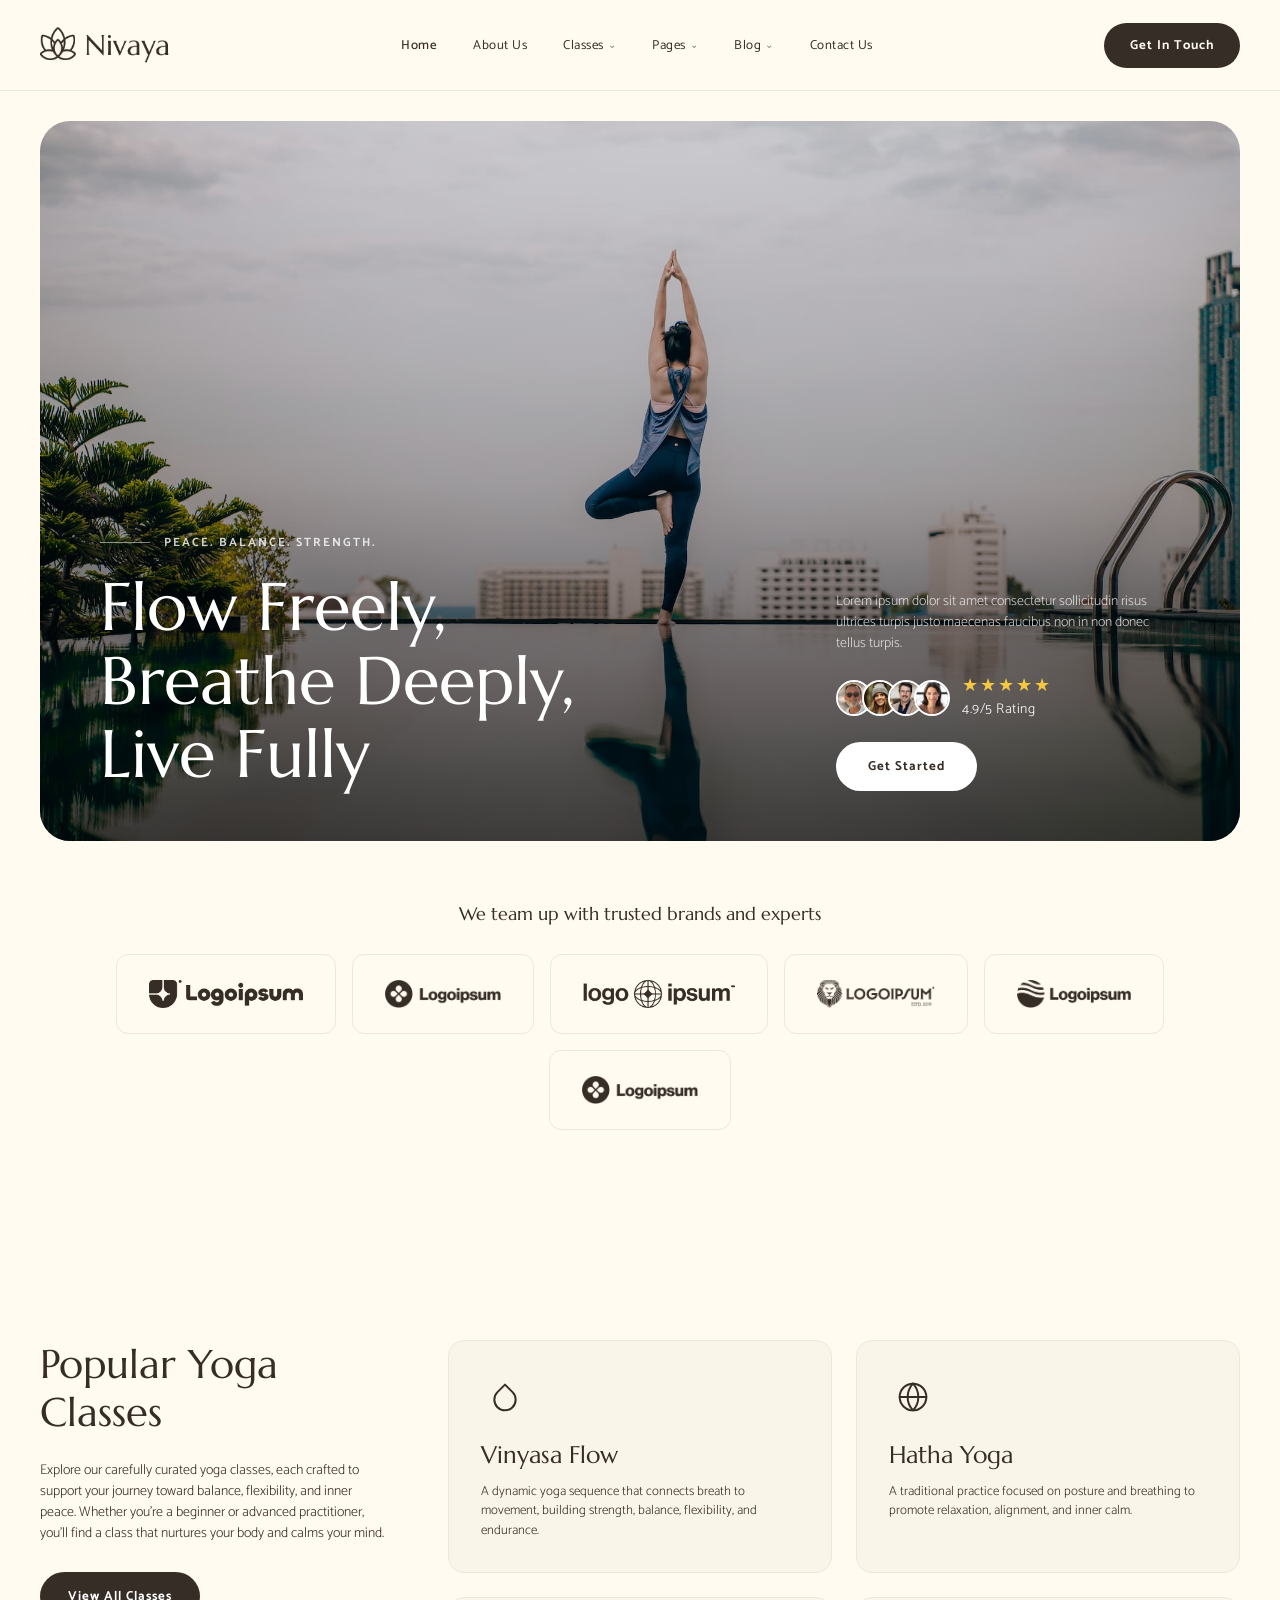
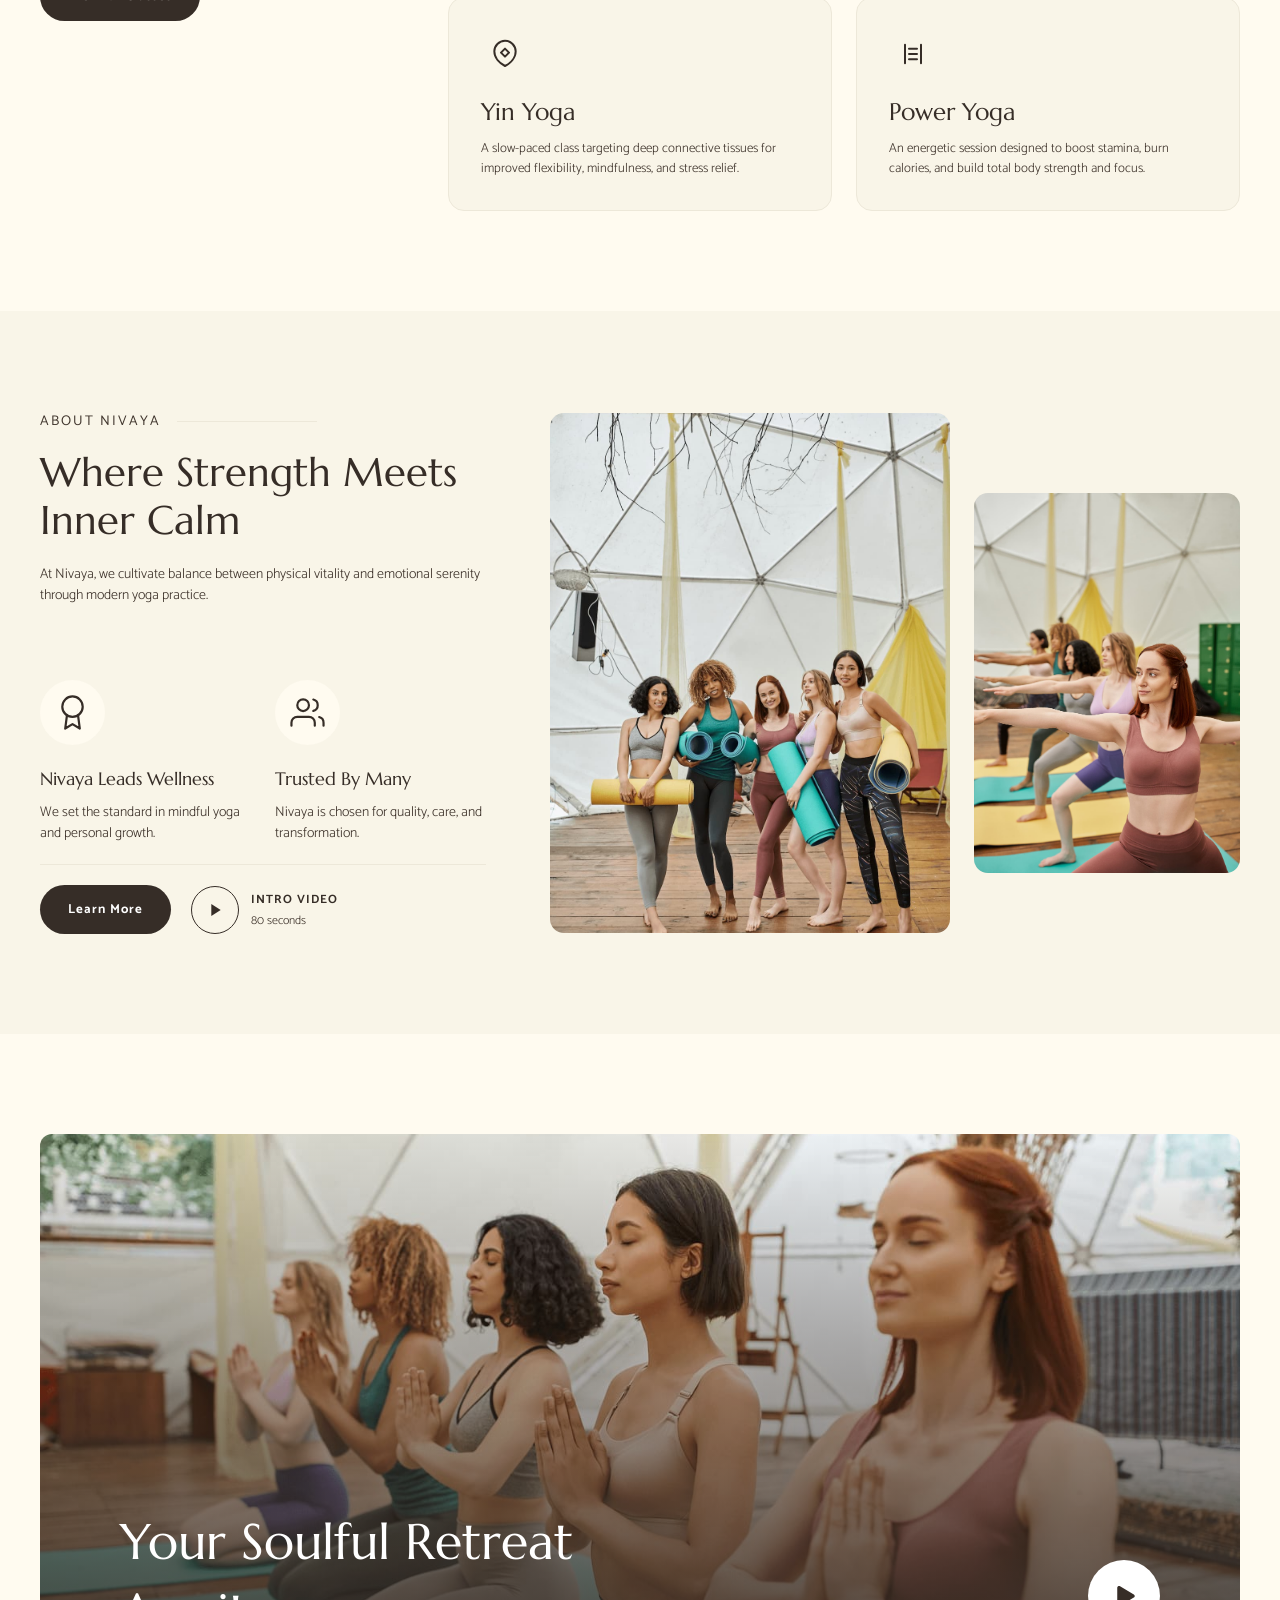
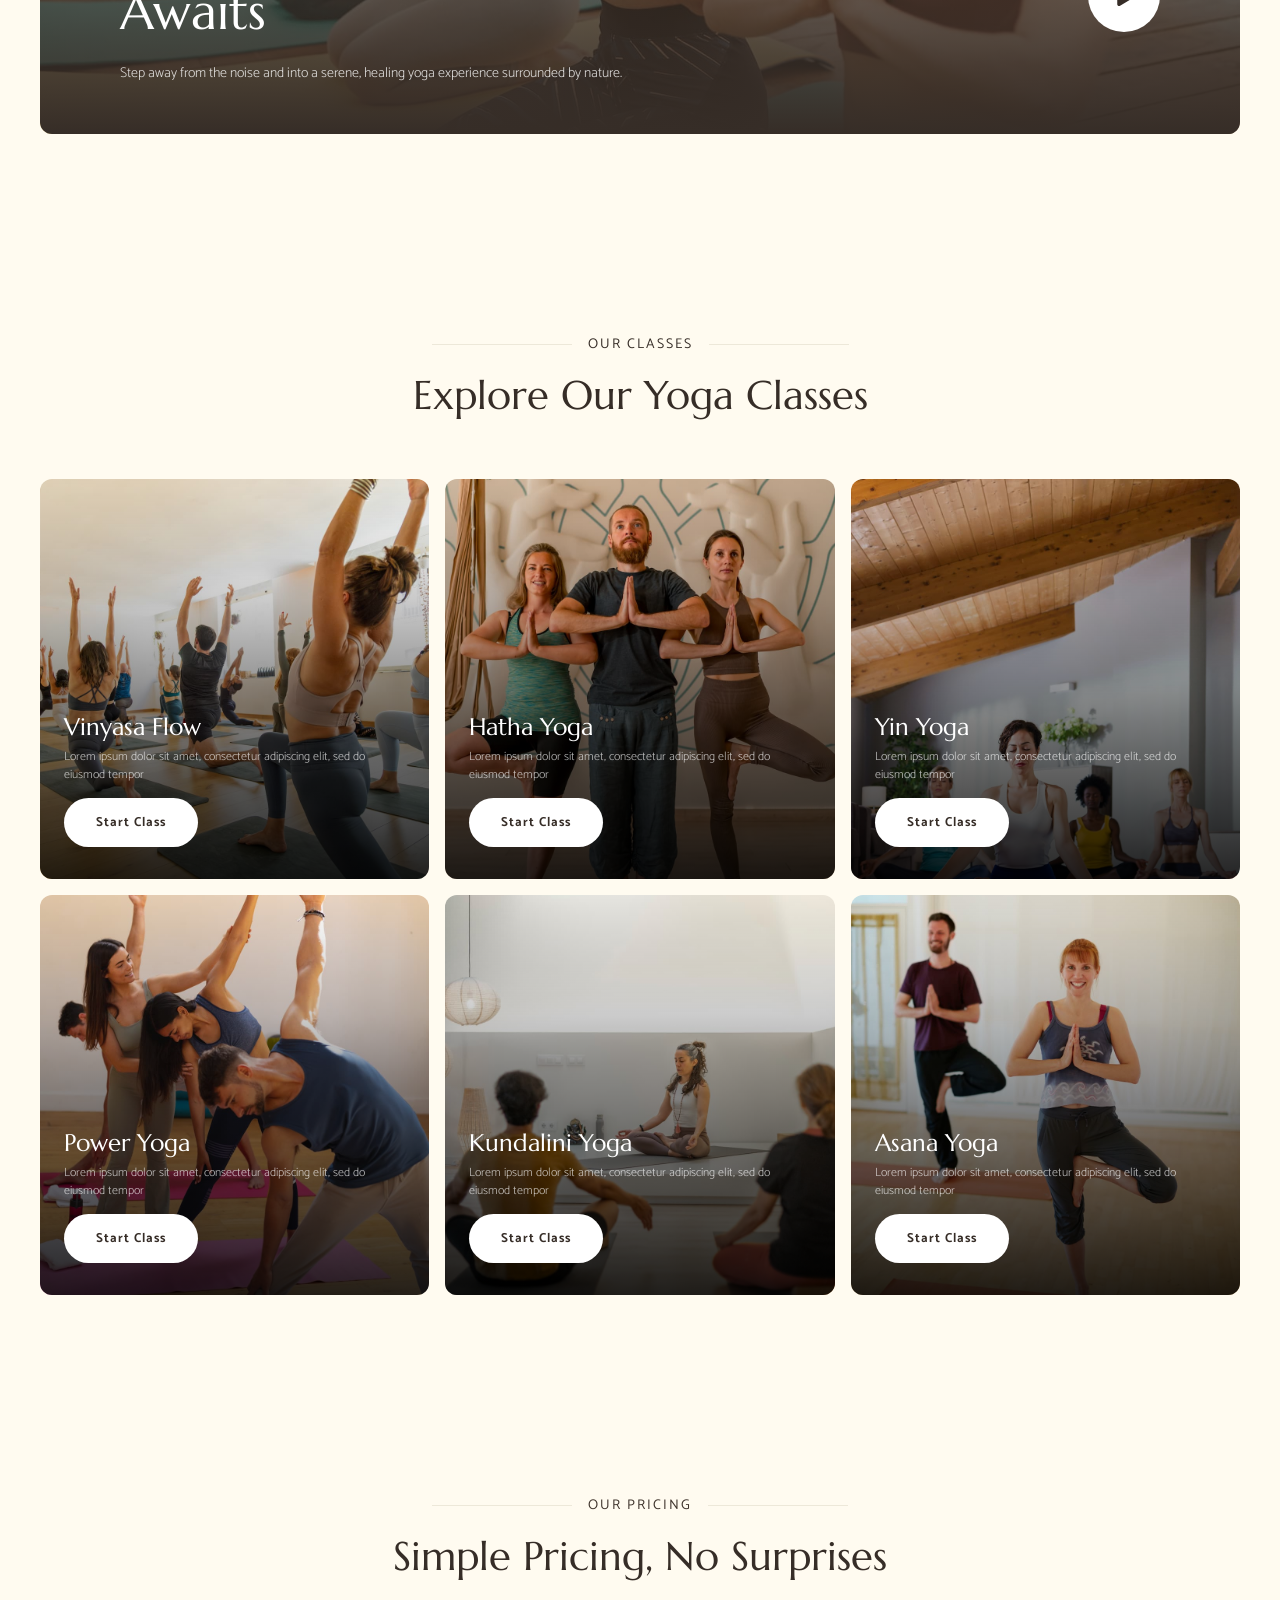
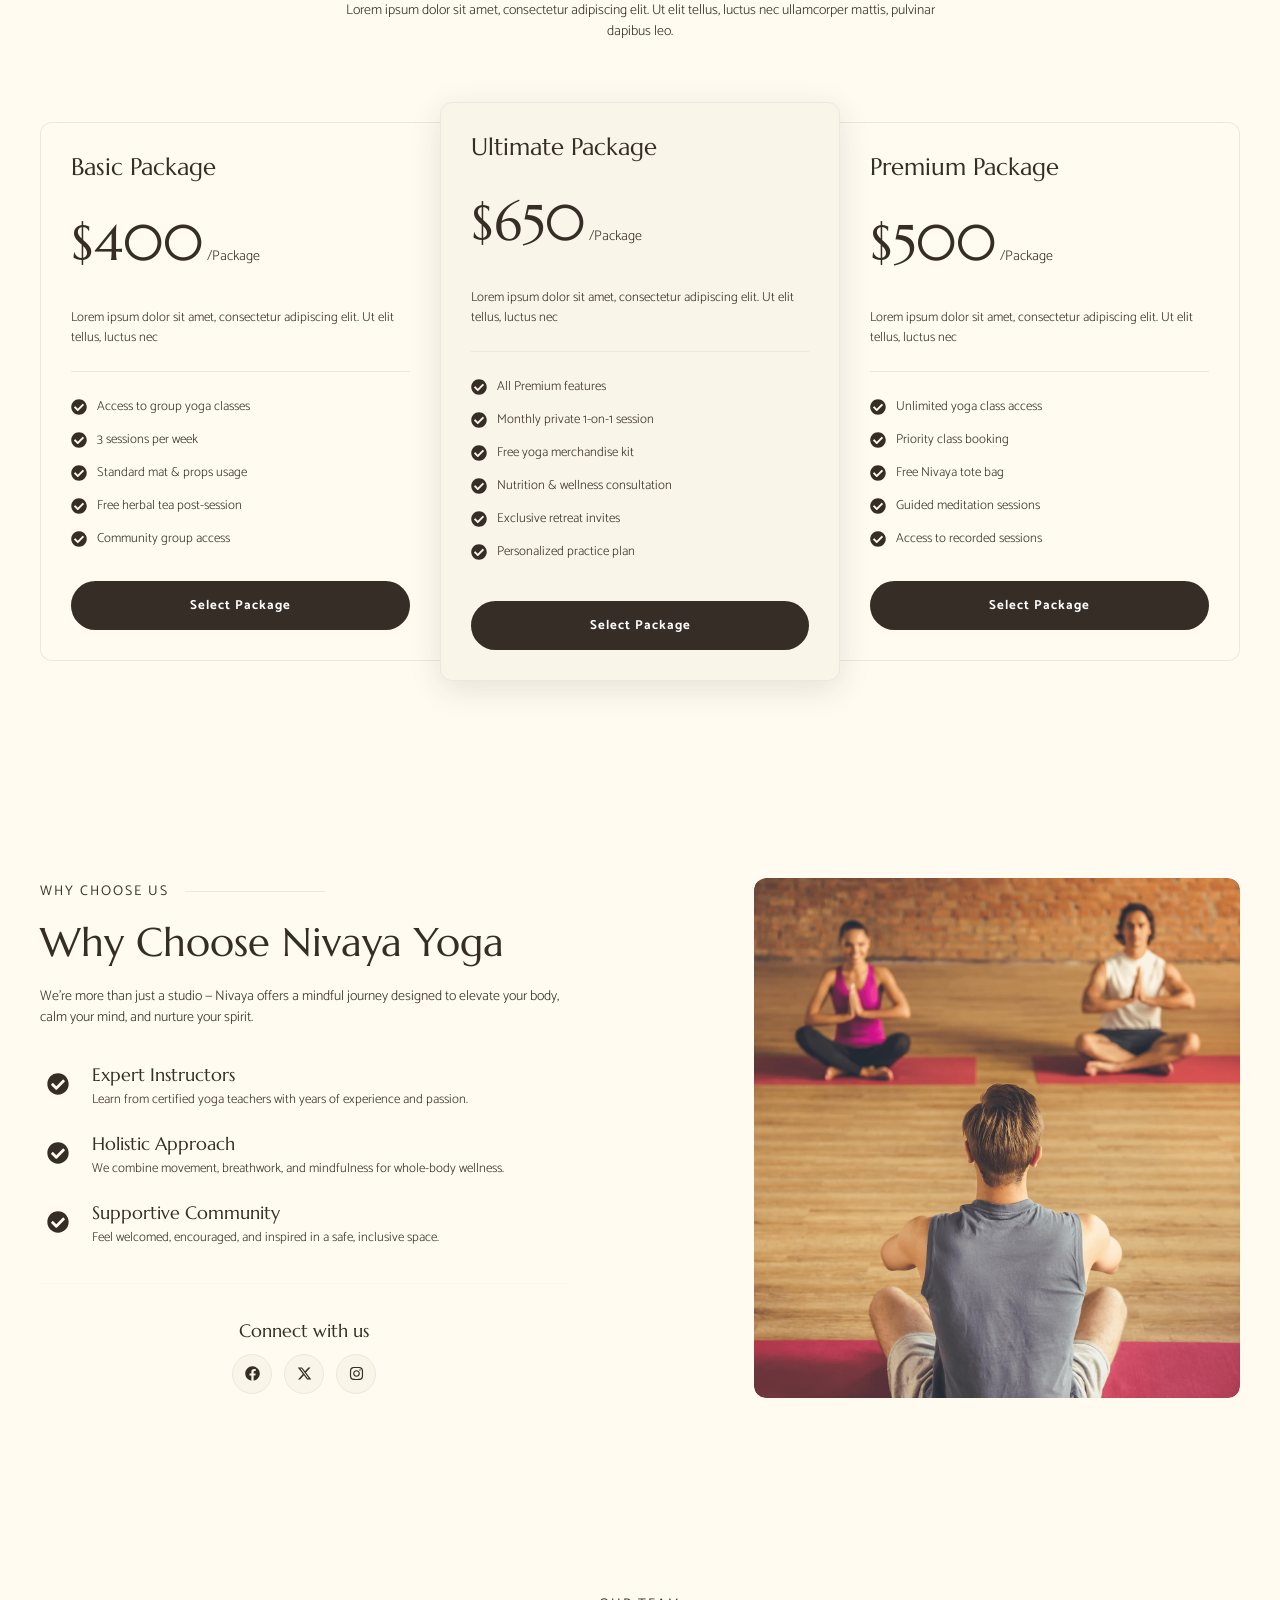
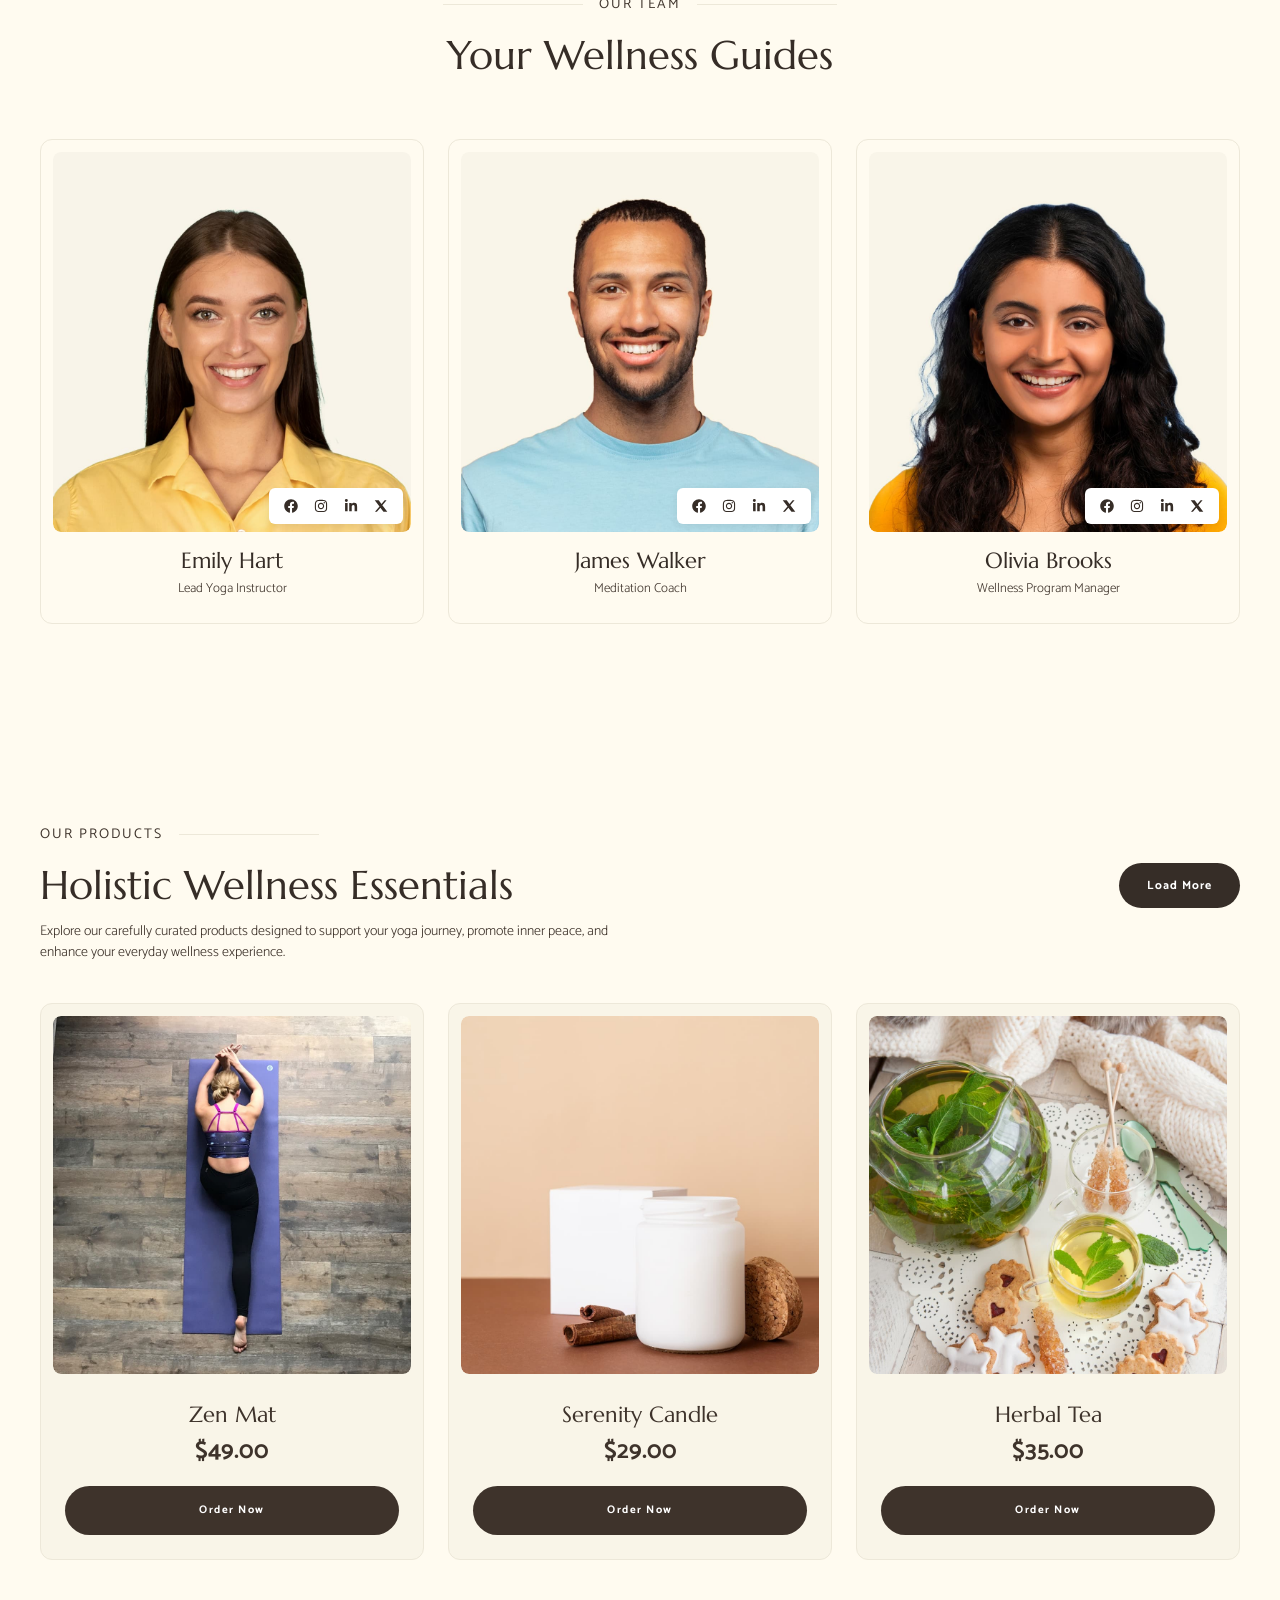
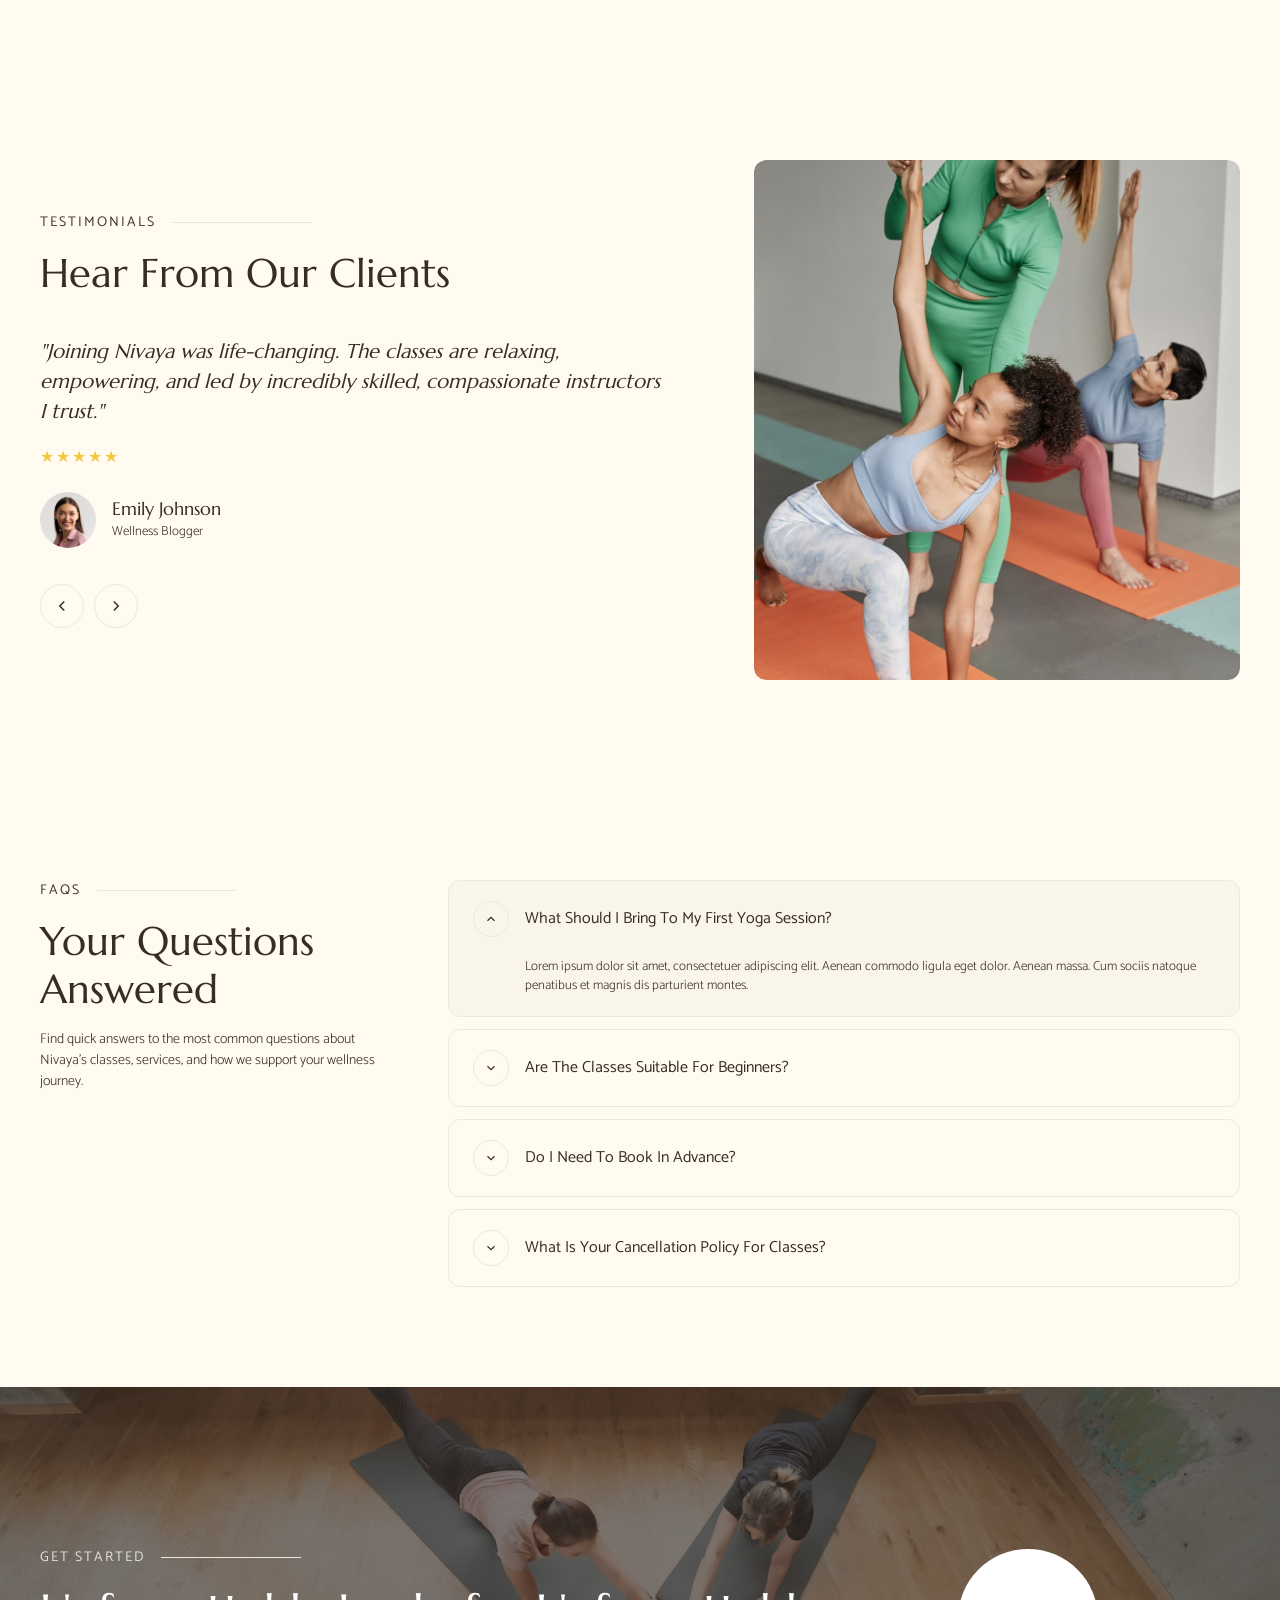
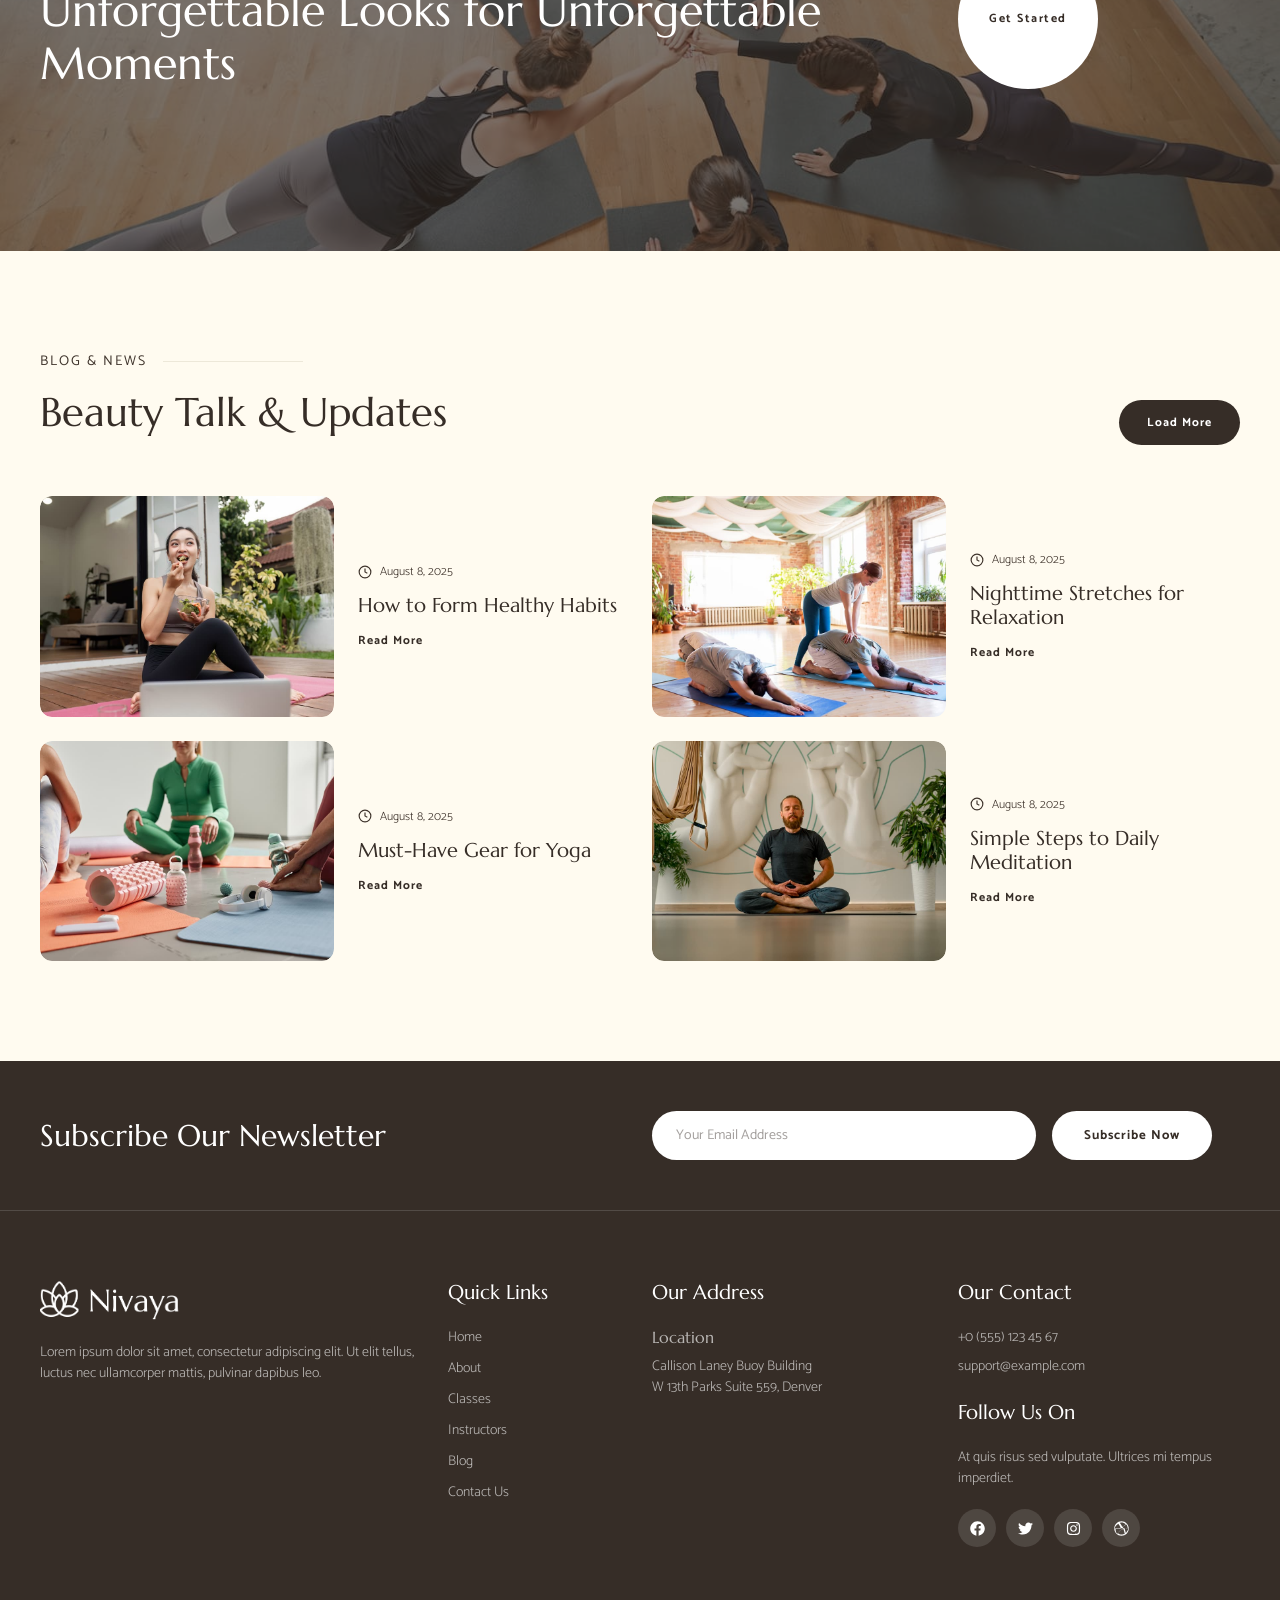
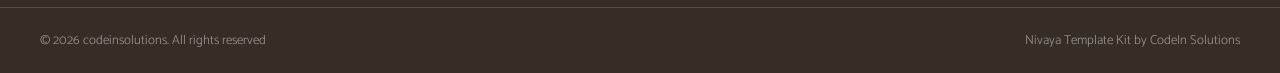
<file: nivaya/index.html>
<!doctype html>
<html lang="en">
  <head>
    <meta charset="UTF-8" />
        <link rel="icon" type="image/png" href="images/favicon.png" />
    <meta name="viewport" content="width=device-width, initial-scale=1.0" />
    <title>Nivaya – Yoga Studio &amp; Fitness</title>

    <!-- Bootstrap 5.3 -->
    <link rel="stylesheet" href="css/bootstrap.min.css" />

    <!-- Custom styles -->
    <link rel="stylesheet" href="css/main.css" />
    <link rel="stylesheet" href="css/glightbox.min.css" />
  </head>
  <body>
    <!-- ========================================================
       HEADER
       ======================================================== -->
    <header class="site-header">
      <div class="container">
        <div class="row align-items-center justify-content-between">
          <!-- Logo -->
          <div class="col-auto">
            <a href="index.html" class="site-header__logo">
              <img src="images/logo.png" alt="Nivaya" width="130" height="36" />
            </a>
          </div>

          <!-- Primary Navigation -->
          <div class="col-auto d-none d-xl-block">
            <nav aria-label="Primary">
              <ul class="site-nav">
                <li class="site-nav__item">
                  <a href="index.html" class="site-nav__link active">Home</a>
                </li>
                <li class="site-nav__item">
                  <a href="about-us.html" class="site-nav__link">About Us</a>
                </li>
                <li class="site-nav__item">
                  <a href="classes.html" class="site-nav__link">
                    Classes <span class="nav-arrow">&#8964;</span>
                  </a>
                  <ul class="site-nav__dropdown">
                    <li><a href="classes.html">Classes</a></li>
                    <li><a href="class-detail.html">Class Detail</a></li>
                  </ul>
                </li>
                <li class="site-nav__item">
                  <a href="#" class="site-nav__link">
                    Pages <span class="nav-arrow">&#8964;</span>
                  </a>
                  <ul class="site-nav__dropdown">
                    <li><a href="products.html">Products</a></li>
                    <li><a href="instructors.html">Instructors</a></li>
                    <li><a href="pricing.html">Pricing</a></li>
                    <li><a href="faq.html">FAQs</a></li>
                    <li><a href="testimonials.html">Testimonials</a></li>
                    <li><a href="gallery.html">Gallery</a></li>
                    <li><a href="coming-soon.html">Coming Soon</a></li>
                    <li><a href="404.html">404 Page</a></li>
                  </ul>
                </li>
                <li class="site-nav__item">
                  <a href="blog.html" class="site-nav__link">
                    Blog <span class="nav-arrow">&#8964;</span>
                  </a>
                  <ul class="site-nav__dropdown">
                    <li><a href="blog.html">Blog</a></li>
                    <li><a href="single-blog.html">Single Blog</a></li>
                  </ul>
                </li>
                <li class="site-nav__item">
                  <a href="contact.html" class="site-nav__link">Contact Us</a>
                </li>
              </ul>
            </nav>
          </div>

          <!-- CTA -->
          <div class="col-auto d-none d-xl-block">
            <a href="contact.html" class="btn-header">Get In Touch</a>
          </div>

          <!-- Mobile toggle -->
          <div class="col-auto d-xl-none">
            <button
              class="site-header__toggle"
              type="button"
              data-bs-toggle="offcanvas"
              data-bs-target="#mobileNav"
              aria-controls="mobileNav"
              aria-label="Open menu"
            >
              <span></span>
              <span></span>
              <span></span>
            </button>
          </div>
        </div>
      </div>

      <!-- Mobile Navigation Offcanvas -->
      <div
        class="offcanvas offcanvas-end mobile-offcanvas"
        tabindex="-1"
        id="mobileNav"
        aria-labelledby="mobileNavLabel"
      >
        <div class="offcanvas-header">
          <a href="index.html">
            <img src="images/logo.png" alt="Nivaya" width="130" height="36" />
          </a>
          <button
            type="button"
            class="btn-close mobile-offcanvas__close"
            data-bs-dismiss="offcanvas"
            aria-label="Close"
          ></button>
        </div>
        <div class="offcanvas-body">
          <ul class="mobile-nav">
            <li class="mobile-nav__item">
              <a href="index.html" class="mobile-nav__link active">Home</a>
            </li>
            <li class="mobile-nav__item">
              <a href="about-us.html" class="mobile-nav__link">About Us</a>
            </li>
            <li class="mobile-nav__item">
              <a
                href="#"
                class="mobile-nav__link"
                data-bs-toggle="collapse"
                data-bs-target="#collapseClasses"
                aria-expanded="false"
                aria-controls="collapseClasses"
              >
                Classes <span class="nav-arrow">&#8964;</span>
              </a>
              <div class="collapse" id="collapseClasses">
                <ul class="mobile-nav__dropdown">
                  <li><a href="classes.html">Classes</a></li>
                  <li><a href="class-detail.html">Class Detail</a></li>
                </ul>
              </div>
            </li>
            <li class="mobile-nav__item">
              <a
                href="#"
                class="mobile-nav__link"
                data-bs-toggle="collapse"
                data-bs-target="#collapsePages"
                aria-expanded="false"
                aria-controls="collapsePages"
              >
                Pages <span class="nav-arrow">&#8964;</span>
              </a>
              <div class="collapse" id="collapsePages">
                <ul class="mobile-nav__dropdown">
                  <li><a href="products.html">Products</a></li>
                  <li><a href="instructors.html">Instructors</a></li>
                  <li><a href="pricing.html">Pricing</a></li>
                  <li><a href="faq.html">FAQs</a></li>
                  <li><a href="testimonials.html">Testimonials</a></li>
                  <li><a href="gallery.html">Gallery</a></li>
                  <li><a href="coming-soon.html">Coming Soon</a></li>
                  <li><a href="404.html">404 Page</a></li>
                </ul>
              </div>
            </li>
            <li class="mobile-nav__item">
              <a
                href="#"
                class="mobile-nav__link"
                data-bs-toggle="collapse"
                data-bs-target="#collapseBlog"
                aria-expanded="false"
                aria-controls="collapseBlog"
              >
                Blog <span class="nav-arrow">&#8964;</span>
              </a>
              <div class="collapse" id="collapseBlog">
                <ul class="mobile-nav__dropdown">
                  <li><a href="blog.html">Blog</a></li>
                  <li><a href="single-blog.html">Single Blog</a></li>
                </ul>
              </div>
            </li>
            <li class="mobile-nav__item">
              <a href="contact.html" class="mobile-nav__link">Contact Us</a>
            </li>
          </ul>
          <div class="mobile-offcanvas__cta">
            <a href="contact.html" class="btn-primary w-100 text-center">Get In Touch</a>
          </div>
        </div>
      </div>
    </header>

    <!-- ========================================================
       HERO SECTION
       ======================================================== -->
    <main>
      <section class="hero-section" aria-label="Hero">
        <div class="container">
          <!-- Hero card — width matches reference (1290px container) -->
          <div class="hero-card">
            <div class="hero-card__overlay" aria-hidden="true"></div>
            <div class="hero-card__content">
              <div class="row align-items-end">
                <!-- Left: tagline + heading -->
                <div class="col-lg-8">
                  <p class="hero-tagline">
                    <span class="hero-tagline__divider"></span>
                    Peace. Balance. Strength.
                  </p>
                  <h1 class="hero-title">
                    Flow Freely,<br />Breathe Deeply,<br />Live Fully
                  </h1>
                </div>

                <!-- Right: description + rating + CTA -->
                <div class="col-lg-4">
                  <div class="hero-aside">
                    <p class="hero-card__desc">
                      Lorem ipsum dolor sit amet consectetur sollicitudin risus
                      ultrices turpis justo maecenas faucibus non in non donec
                      tellus turpis.
                    </p>
                    <div class="hero-card__meta">
                      <div class="hero-avatars">
                        <img
                          src="images/rating-1.jpg"
                          alt=""
                          class="hero-avatars__img"
                        />
                        <img
                          src="images/rating-2.jpg"
                          alt=""
                          class="hero-avatars__img"
                        />
                        <img
                          src="images/rating-3.jpg"
                          alt=""
                          class="hero-avatars__img"
                        />
                        <img
                          src="images/rating-4.jpg"
                          alt=""
                          class="hero-avatars__img"
                        />
                      </div>
                      <div class="hero-rating">
                        <span class="hero-rating__stars" aria-label="5 stars">
                          &#9733;&#9733;&#9733;&#9733;&#9733;
                        </span>
                        <span class="hero-rating__label hero-rating__label--light">4.9/5 Rating</span>
                      </div>
                    </div>
                    <a href="contact.html" class="btn-white">Get Started</a>
                  </div>
                </div>
              </div>
            </div>
          </div>

          <!-- Brand partners — below the hero card -->
          <div class="hero-partners">
            <h2 class="hero-partners__title">
              We team up with trusted brands and experts
            </h2>
            <div class="hero-partners__logos">
              <div class="hero-partners__logo">
                <img src="images/brand-1.png" alt="Partner brand" />
              </div>
              <div class="hero-partners__logo">
                <img src="images/brand-2.png" alt="Partner brand" />
              </div>
              <div class="hero-partners__logo">
                <img src="images/brand-3.png" alt="Partner brand" />
              </div>
              <div class="hero-partners__logo">
                <img src="images/brand-4.png" alt="Partner brand" />
              </div>
              <div class="hero-partners__logo">
                <img src="images/brand-5.png" alt="Partner brand" />
              </div>
              <div class="hero-partners__logo">
                <img src="images/brand-6.png" alt="Partner brand" />
              </div>
            </div>
          </div>
        </div>
      </section>

      <!-- ========================================================
         CLASSES SECTION
         ======================================================== -->
      <section class="classes-section" aria-label="Yoga Classes">
        <div class="container">
          <div class="row">
            <!-- Left Column: Header -->
            <div class="col-lg-4">
              <div class="classes-header">
                <h2 class="section-title">Popular Yoga <br />Classes</h2>
                <p class="section-desc">
                  Explore our carefully curated yoga classes, each crafted to
                  support your journey toward balance, flexibility, and inner
                  peace. Whether you're a beginner or advanced practitioner,
                  you'll find a class that nurtures your body and calms your
                  mind.
                </p>
                <a href="classes.html" class="btn-primary">View All Classes</a>
              </div>
            </div>

            <!-- Right Column: Cards Grid -->
            <div class="col-lg-8">
              <div class="classes-grid row g-4">
                <!-- Card 1: Vinyasa Flow -->
                <div class="col-md-6">
                  <div class="class-card">
                    <div class="class-card__icon">
                      <svg
                        viewBox="0 0 24 24"
                        fill="none"
                        stroke="currentColor"
                        stroke-width="1.5"
                        stroke-linecap="round"
                        stroke-linejoin="round"
                      >
                        <path d="M12 2.69l5.66 5.66a8 8 0 1 1-11.31 0z" />
                      </svg>
                    </div>
                    <h3 class="class-card__title">Vinyasa Flow</h3>
                    <p class="class-card__desc">
                      A dynamic yoga sequence that connects breath to movement,
                      building strength, balance, flexibility, and endurance.
                    </p>
                  </div>
                </div>

                <!-- Card 2: Hatha Yoga -->
                <div class="col-md-6">
                  <div class="class-card">
                    <div class="class-card__icon">
                      <svg
                        viewBox="0 0 24 24"
                        fill="none"
                        stroke="currentColor"
                        stroke-width="1.5"
                        stroke-linecap="round"
                        stroke-linejoin="round"
                      >
                        <circle cx="12" cy="12" r="10" />
                        <path
                          d="M12 2a14.5 14.5 0 0 0 0 20 14.5 14.5 0 0 0 0-20"
                        />
                        <path d="M2 12h20" />
                      </svg>
                    </div>
                    <h3 class="class-card__title">Hatha Yoga</h3>
                    <p class="class-card__desc">
                      A traditional practice focused on posture and breathing to
                      promote relaxation, alignment, and inner calm.
                    </p>
                  </div>
                </div>

                <!-- Card 3: Yin Yoga -->
                <div class="col-md-6">
                  <div class="class-card">
                    <div class="class-card__icon">
                      <svg
                        viewBox="0 0 24 24"
                        fill="none"
                        stroke="currentColor"
                        stroke-width="1.5"
                        stroke-linecap="round"
                        stroke-linejoin="round"
                      >
                        <path
                          d="M12 2C7.5 2 4 6 4 10c0 5 4 9 8 11 4-2 8-6 8-11 0-4-3.5-8-8-8z"
                        />
                        <path d="M12 14l-3-3 3-3 3 3-3 3z" />
                      </svg>
                    </div>
                    <h3 class="class-card__title">Yin Yoga</h3>
                    <p class="class-card__desc">
                      A slow-paced class targeting deep connective tissues for
                      improved flexibility, mindfulness, and stress relief.
                    </p>
                  </div>
                </div>

                <!-- Card 4: Power Yoga -->
                <div class="col-md-6">
                  <div class="class-card">
                    <div class="class-card__icon">
                      <svg
                        viewBox="0 0 24 24"
                        fill="none"
                        stroke="currentColor"
                        stroke-width="1.5"
                        stroke-linecap="round"
                        stroke-linejoin="round"
                      >
                        <path d="M6 5v14M18 5v14M9 8h6M9 12h6M9 16h6" />
                      </svg>
                    </div>
                    <h3 class="class-card__title">Power Yoga</h3>
                    <p class="class-card__desc">
                      An energetic session designed to boost stamina, burn
                      calories, and build total body strength and focus.
                    </p>
                  </div>
                </div>
              </div>
            </div>
          </div>
        </div>
      </section>

      <!-- ========================================================
         ABOUT SECTION
         ======================================================== -->
      <section class="about-section" aria-label="About Nivaya">
        <div class="container">
          <div class="row align-items-center">
            <!-- Left Column: Content -->
            <div class="col-lg-5">
              <div class="about-content">
                <!-- Tagline with divider -->
                <div class="section-label section-label--left">
                  <span class="section-label__text">About Nivaya</span>
                  <span
                    class="section-label__line section-label__line--short"
                  ></span>
                </div>

                <!-- Main heading -->
                <h2 class="section-title">Where Strength Meets Inner Calm</h2>

                <!-- Description -->
                <p class="section-desc">
                  At Nivaya, we cultivate balance between physical vitality and
                  emotional serenity through modern yoga practice.
                </p>

                <!-- Feature boxes -->
                <div class="about-features row g-4">
                  <div class="col-6">
                    <div class="about-feature">
                      <div class="about-feature__icon">
                        <svg
                          viewBox="0 0 24 24"
                          fill="none"
                          stroke="currentColor"
                          stroke-width="1.5"
                          stroke-linecap="round"
                          stroke-linejoin="round"
                        >
                          <circle cx="12" cy="8" r="7" />
                          <polyline
                            points="8.21 13.89 7 23 12 20 17 23 15.79 13.88"
                          />
                        </svg>
                      </div>
                      <h4 class="about-feature__title">
                        Nivaya Leads Wellness
                      </h4>
                      <p class="about-feature__desc">
                        We set the standard in mindful yoga and personal growth.
                      </p>
                    </div>
                  </div>
                  <div class="col-6">
                    <div class="about-feature">
                      <div class="about-feature__icon">
                        <svg
                          viewBox="0 0 24 24"
                          fill="none"
                          stroke="currentColor"
                          stroke-width="1.5"
                          stroke-linecap="round"
                          stroke-linejoin="round"
                        >
                          <path d="M17 21v-2a4 4 0 0 0-4-4H5a4 4 0 0 0-4 4v2" />
                          <circle cx="9" cy="7" r="4" />
                          <path d="M23 21v-2a4 4 0 0 0-3-3.87" />
                          <path d="M16 3.13a4 4 0 0 1 0 7.75" />
                        </svg>
                      </div>
                      <h4 class="about-feature__title">Trusted By Many</h4>
                      <p class="about-feature__desc">
                        Nivaya is chosen for quality, care, and transformation.
                      </p>
                    </div>
                  </div>
                </div>

                <!-- CTA Row -->
                <div class="about-cta">
                  <a href="about-us.html" class="btn-primary">Learn More</a>
                  <div class="about-video">
                    <a
                      href="https://www.youtube.com/watch?v=MLpWrANjFbI"
                      class="about-video__btn glightbox"
                      aria-label="Play intro video"
                    >
                      <svg viewBox="0 0 24 24" fill="currentColor">
                        <polygon points="5 3 19 12 5 21 5 3" />
                      </svg>
                    </a>
                    <div class="about-video__text">
                      <span class="about-video__label">INTRO VIDEO</span>
                      <span class="about-video__time">80 seconds</span>
                    </div>
                  </div>
                </div>
              </div>
            </div>

            <!-- Right Column: Images -->
            <div class="col-lg-7">
              <div class="about-images">
                <div
                  class="about-images__main"
                  style="
                    background-image: url(&quot;images/about-main.jpg&quot;);
                  "
                  role="img"
                  aria-label="Yoga group class at Nivaya studio"
                ></div>
                <div
                  class="about-images__secondary"
                  style="
                    background-image: url(&quot;images/about-secondary.jpg&quot;);
                  "
                  role="img"
                  aria-label="Yoga practice session"
                ></div>
              </div>
            </div>
          </div>
        </div>
      </section>

      <!-- ========================================================
         SOULFUL RETREAT SECTION
         ======================================================== -->
      <section class="retreat-section" aria-label="Your Soulful Retreat Awaits">
        <div class="container">
          <div
            class="retreat-card"
            style="
              background-image: url(&quot;images/soulful-retreat.jpg&quot;);
            "
          >
            <div class="retreat-card__overlay"></div>
            <div class="retreat-card__body">
              <div class="retreat-card__content">
                <h2 class="retreat-card__title">Your Soulful Retreat Awaits</h2>
                <p class="retreat-card__desc">
                  Step away from the noise and into a serene, healing yoga
                  experience surrounded by nature.
                </p>
              </div>
              <a
                href="https://www.youtube.com/watch?v=MLpWrANjFbI"
                class="retreat-card__play glightbox"
                aria-label="Watch video"
              >
                <span class="retreat-card__play-icon">
                  <svg
                    viewBox="0 0 448 512"
                    xmlns="http://www.w3.org/2000/svg"
                    fill="currentColor"
                  >
                    <path
                      d="M424.4 214.7L72.4 6.6C43.8-10.3 0 6.1 0 47.9V464c0 37.5 40.7 60.1 72.4 41.3l352-208c31.4-18.5 31.5-64.1 0-82.6z"
                    />
                  </svg>
                </span>
              </a>
            </div>
          </div>
        </div>
      </section>

      <!-- ========================================================
         EXPLORE CLASSES SECTION (Photo Grid)
         ======================================================== -->
      <section class="explore-section" aria-label="Explore Yoga Classes">
        <div class="container">
          <!-- Section Header -->
          <div class="section-header section-header--center">
            <div class="section-label">
              <span class="section-label__line"></span>
              <span class="section-label__text">Our Classes</span>
              <span class="section-label__line"></span>
            </div>
            <h2 class="section-title">Explore Our Yoga Classes</h2>
          </div>

          <!-- Photo Grid -->
          <div class="row g-3">
            <div class="col-lg-4 col-md-6">
              <div
                class="photo-class-card"
                style="
                  background-image: url(&quot;images/yoga-students.jpg&quot;);
                "
              >
                <div class="photo-class-card__overlay"></div>
                <div class="photo-class-card__body">
                  <h3 class="photo-class-card__title">Vinyasa Flow</h3>
                  <p class="photo-class-card__desc">
                    Lorem ipsum dolor sit amet, consectetur adipiscing elit, sed
                    do eiusmod tempor
                  </p>
                  <a href="class-detail.html" class="btn-white">Start Class</a>
                </div>
              </div>
            </div>
            <div class="col-lg-4 col-md-6">
              <div
                class="photo-class-card"
                style="
                  background-image: url(&quot;images/group-beautiful.jpg&quot;);
                "
              >
                <div class="photo-class-card__overlay"></div>
                <div class="photo-class-card__body">
                  <h3 class="photo-class-card__title">Hatha Yoga</h3>
                  <p class="photo-class-card__desc">
                    Lorem ipsum dolor sit amet, consectetur adipiscing elit, sed
                    do eiusmod tempor
                  </p>
                  <a href="class-detail.html" class="btn-white">Start Class</a>
                </div>
              </div>
            </div>
            <div class="col-lg-4 col-md-6">
              <div
                class="photo-class-card"
                style="
                  background-image: url(&quot;images/group-pretty.jpg&quot;);
                "
              >
                <div class="photo-class-card__overlay"></div>
                <div class="photo-class-card__body">
                  <h3 class="photo-class-card__title">Yin Yoga</h3>
                  <p class="photo-class-card__desc">
                    Lorem ipsum dolor sit amet, consectetur adipiscing elit, sed
                    do eiusmod tempor
                  </p>
                  <a href="class-detail.html" class="btn-white">Start Class</a>
                </div>
              </div>
            </div>
            <div class="col-lg-4 col-md-6">
              <div
                class="photo-class-card"
                style="
                  background-image: url(&quot;images/young-caucasian.jpg&quot;);
                "
              >
                <div class="photo-class-card__overlay"></div>
                <div class="photo-class-card__body">
                  <h3 class="photo-class-card__title">Power Yoga</h3>
                  <p class="photo-class-card__desc">
                    Lorem ipsum dolor sit amet, consectetur adipiscing elit, sed
                    do eiusmod tempor
                  </p>
                  <a href="class-detail.html" class="btn-white">Start Class</a>
                </div>
              </div>
            </div>
            <div class="col-lg-4 col-md-6">
              <div
                class="photo-class-card"
                style="
                  background-image: url(&quot;images/yoga-session.jpg&quot;);
                "
              >
                <div class="photo-class-card__overlay"></div>
                <div class="photo-class-card__body">
                  <h3 class="photo-class-card__title">Kundalini Yoga</h3>
                  <p class="photo-class-card__desc">
                    Lorem ipsum dolor sit amet, consectetur adipiscing elit, sed
                    do eiusmod tempor
                  </p>
                  <a href="class-detail.html" class="btn-white">Start Class</a>
                </div>
              </div>
            </div>
            <div class="col-lg-4 col-md-6">
              <div
                class="photo-class-card"
                style="
                  background-image: url(&quot;images/enjoying-yoga.jpg&quot;);
                "
              >
                <div class="photo-class-card__overlay"></div>
                <div class="photo-class-card__body">
                  <h3 class="photo-class-card__title">Asana Yoga</h3>
                  <p class="photo-class-card__desc">
                    Lorem ipsum dolor sit amet, consectetur adipiscing elit, sed
                    do eiusmod tempor
                  </p>
                  <a href="class-detail.html" class="btn-white">Start Class</a>
                </div>
              </div>
            </div>
          </div>
        </div>
      </section>

      <!-- ========================================================
         PRICING SECTION
         ======================================================== -->
      <section class="pricing-section" aria-label="Pricing">
        <div class="container">
          <!-- Section Header -->
          <div class="section-header section-header--center">
            <div class="section-label">
              <span class="section-label__line"></span>
              <span class="section-label__text">Our Pricing</span>
              <span class="section-label__line"></span>
            </div>
            <h2 class="section-title">Simple Pricing, No Surprises</h2>
            <p class="section-desc">
              Lorem ipsum dolor sit amet, consectetur adipiscing elit. Ut elit
              tellus, luctus nec ullamcorper mattis, pulvinar dapibus leo.
            </p>
          </div>

          <div class="row g-0 pricing-row">
            <!-- Basic Package -->
            <div class="col-lg-4 col-12">
              <div class="pricing-card">
                <h3 class="pricing-card__name">Basic Package</h3>
                <div class="pricing-card__price">
                  <span class="pricing-card__amount">$400</span>
                  <span class="pricing-card__period">/Package</span>
                </div>
                <p class="pricing-card__desc">
                  Lorem ipsum dolor sit amet, consectetur adipiscing elit. Ut
                  elit tellus, luctus nec
                </p>
                <ul class="pricing-card__features">
                  <li>
                    <svg viewBox="0 0 512 512" aria-hidden="true">
                      <path
                        d="M504 256c0 136.967-111.033 248-248 248S8 392.967 8 256 119.033 8 256 8s248 111.033 248 248zM227.314 387.314l184-184c6.248-6.248 6.248-16.379 0-22.627l-22.627-22.627c-6.248-6.249-16.379-6.249-22.628 0L216 308.118l-70.059-70.059c-6.248-6.248-16.379-6.248-22.628 0l-22.627 22.627c-6.248 6.248-6.248 16.379 0 22.627l104 104c6.249 6.249 16.379 6.249 22.628.001z"
                      />
                    </svg>
                    Access to group yoga classes
                  </li>
                  <li>
                    <svg viewBox="0 0 512 512" aria-hidden="true">
                      <path
                        d="M504 256c0 136.967-111.033 248-248 248S8 392.967 8 256 119.033 8 256 8s248 111.033 248 248zM227.314 387.314l184-184c6.248-6.248 6.248-16.379 0-22.627l-22.627-22.627c-6.248-6.249-16.379-6.249-22.628 0L216 308.118l-70.059-70.059c-6.248-6.248-16.379-6.248-22.628 0l-22.627 22.627c-6.248 6.248-6.248 16.379 0 22.627l104 104c6.249 6.249 16.379 6.249 22.628.001z"
                      />
                    </svg>
                    3 sessions per week
                  </li>
                  <li>
                    <svg viewBox="0 0 512 512" aria-hidden="true">
                      <path
                        d="M504 256c0 136.967-111.033 248-248 248S8 392.967 8 256 119.033 8 256 8s248 111.033 248 248zM227.314 387.314l184-184c6.248-6.248 6.248-16.379 0-22.627l-22.627-22.627c-6.248-6.249-16.379-6.249-22.628 0L216 308.118l-70.059-70.059c-6.248-6.248-16.379-6.248-22.628 0l-22.627 22.627c-6.248 6.248-6.248 16.379 0 22.627l104 104c6.249 6.249 16.379 6.249 22.628.001z"
                      />
                    </svg>
                    Standard mat &amp; props usage
                  </li>
                  <li>
                    <svg viewBox="0 0 512 512" aria-hidden="true">
                      <path
                        d="M504 256c0 136.967-111.033 248-248 248S8 392.967 8 256 119.033 8 256 8s248 111.033 248 248zM227.314 387.314l184-184c6.248-6.248 6.248-16.379 0-22.627l-22.627-22.627c-6.248-6.249-16.379-6.249-22.628 0L216 308.118l-70.059-70.059c-6.248-6.248-16.379-6.248-22.628 0l-22.627 22.627c-6.248 6.248-6.248 16.379 0 22.627l104 104c6.249 6.249 16.379 6.249 22.628.001z"
                      />
                    </svg>
                    Free herbal tea post-session
                  </li>
                  <li>
                    <svg viewBox="0 0 512 512" aria-hidden="true">
                      <path
                        d="M504 256c0 136.967-111.033 248-248 248S8 392.967 8 256 119.033 8 256 8s248 111.033 248 248zM227.314 387.314l184-184c6.248-6.248 6.248-16.379 0-22.627l-22.627-22.627c-6.248-6.249-16.379-6.249-22.628 0L216 308.118l-70.059-70.059c-6.248-6.248-16.379-6.248-22.628 0l-22.627 22.627c-6.248 6.248-6.248 16.379 0 22.627l104 104c6.249 6.249 16.379 6.249 22.628.001z"
                      />
                    </svg>
                    Community group access
                  </li>
                </ul>
                <a href="contact.html" class="pricing-card__btn">Select Package</a>
              </div>
            </div>

            <!-- Ultimate Package (Featured) -->
            <div class="col-lg-4 col-12">
              <div class="pricing-card pricing-card--featured">
                <h3 class="pricing-card__name">Ultimate Package</h3>
                <div class="pricing-card__price">
                  <span class="pricing-card__amount">$650</span>
                  <span class="pricing-card__period">/Package</span>
                </div>
                <p class="pricing-card__desc">
                  Lorem ipsum dolor sit amet, consectetur adipiscing elit. Ut
                  elit tellus, luctus nec
                </p>
                <ul class="pricing-card__features">
                  <li>
                    <svg viewBox="0 0 512 512" aria-hidden="true">
                      <path
                        d="M504 256c0 136.967-111.033 248-248 248S8 392.967 8 256 119.033 8 256 8s248 111.033 248 248zM227.314 387.314l184-184c6.248-6.248 6.248-16.379 0-22.627l-22.627-22.627c-6.248-6.249-16.379-6.249-22.628 0L216 308.118l-70.059-70.059c-6.248-6.248-16.379-6.248-22.628 0l-22.627 22.627c-6.248 6.248-6.248 16.379 0 22.627l104 104c6.249 6.249 16.379 6.249 22.628.001z"
                      />
                    </svg>
                    All Premium features
                  </li>
                  <li>
                    <svg viewBox="0 0 512 512" aria-hidden="true">
                      <path
                        d="M504 256c0 136.967-111.033 248-248 248S8 392.967 8 256 119.033 8 256 8s248 111.033 248 248zM227.314 387.314l184-184c6.248-6.248 6.248-16.379 0-22.627l-22.627-22.627c-6.248-6.249-16.379-6.249-22.628 0L216 308.118l-70.059-70.059c-6.248-6.248-16.379-6.248-22.628 0l-22.627 22.627c-6.248 6.248-6.248 16.379 0 22.627l104 104c6.249 6.249 16.379 6.249 22.628.001z"
                      />
                    </svg>
                    Monthly private 1-on-1 session
                  </li>
                  <li>
                    <svg viewBox="0 0 512 512" aria-hidden="true">
                      <path
                        d="M504 256c0 136.967-111.033 248-248 248S8 392.967 8 256 119.033 8 256 8s248 111.033 248 248zM227.314 387.314l184-184c6.248-6.248 6.248-16.379 0-22.627l-22.627-22.627c-6.248-6.249-16.379-6.249-22.628 0L216 308.118l-70.059-70.059c-6.248-6.248-16.379-6.248-22.628 0l-22.627 22.627c-6.248 6.248-6.248 16.379 0 22.627l104 104c6.249 6.249 16.379 6.249 22.628.001z"
                      />
                    </svg>
                    Free yoga merchandise kit
                  </li>
                  <li>
                    <svg viewBox="0 0 512 512" aria-hidden="true">
                      <path
                        d="M504 256c0 136.967-111.033 248-248 248S8 392.967 8 256 119.033 8 256 8s248 111.033 248 248zM227.314 387.314l184-184c6.248-6.248 6.248-16.379 0-22.627l-22.627-22.627c-6.248-6.249-16.379-6.249-22.628 0L216 308.118l-70.059-70.059c-6.248-6.248-16.379-6.248-22.628 0l-22.627 22.627c-6.248 6.248-6.248 16.379 0 22.627l104 104c6.249 6.249 16.379 6.249 22.628.001z"
                      />
                    </svg>
                    Nutrition &amp; wellness consultation
                  </li>
                  <li>
                    <svg viewBox="0 0 512 512" aria-hidden="true">
                      <path
                        d="M504 256c0 136.967-111.033 248-248 248S8 392.967 8 256 119.033 8 256 8s248 111.033 248 248zM227.314 387.314l184-184c6.248-6.248 6.248-16.379 0-22.627l-22.627-22.627c-6.248-6.249-16.379-6.249-22.628 0L216 308.118l-70.059-70.059c-6.248-6.248-16.379-6.248-22.628 0l-22.627 22.627c-6.248 6.248-6.248 16.379 0 22.627l104 104c6.249 6.249 16.379 6.249 22.628.001z"
                      />
                    </svg>
                    Exclusive retreat invites
                  </li>
                  <li>
                    <svg viewBox="0 0 512 512" aria-hidden="true">
                      <path
                        d="M504 256c0 136.967-111.033 248-248 248S8 392.967 8 256 119.033 8 256 8s248 111.033 248 248zM227.314 387.314l184-184c6.248-6.248 6.248-16.379 0-22.627l-22.627-22.627c-6.248-6.249-16.379-6.249-22.628 0L216 308.118l-70.059-70.059c-6.248-6.248-16.379-6.248-22.628 0l-22.627 22.627c-6.248 6.248-6.248 16.379 0 22.627l104 104c6.249 6.249 16.379 6.249 22.628.001z"
                      />
                    </svg>
                    Personalized practice plan
                  </li>
                </ul>
                <a href="contact.html" class="pricing-card__btn">Select Package</a>
              </div>
            </div>

            <!-- Premium Package -->
            <div class="col-lg-4 col-12">
              <div class="pricing-card">
                <h3 class="pricing-card__name">Premium Package</h3>
                <div class="pricing-card__price">
                  <span class="pricing-card__amount">$500</span>
                  <span class="pricing-card__period">/Package</span>
                </div>
                <p class="pricing-card__desc">
                  Lorem ipsum dolor sit amet, consectetur adipiscing elit. Ut
                  elit tellus, luctus nec
                </p>
                <ul class="pricing-card__features">
                  <li>
                    <svg viewBox="0 0 512 512" aria-hidden="true">
                      <path
                        d="M504 256c0 136.967-111.033 248-248 248S8 392.967 8 256 119.033 8 256 8s248 111.033 248 248zM227.314 387.314l184-184c6.248-6.248 6.248-16.379 0-22.627l-22.627-22.627c-6.248-6.249-16.379-6.249-22.628 0L216 308.118l-70.059-70.059c-6.248-6.248-16.379-6.248-22.628 0l-22.627 22.627c-6.248 6.248-6.248 16.379 0 22.627l104 104c6.249 6.249 16.379 6.249 22.628.001z"
                      />
                    </svg>
                    Unlimited yoga class access
                  </li>
                  <li>
                    <svg viewBox="0 0 512 512" aria-hidden="true">
                      <path
                        d="M504 256c0 136.967-111.033 248-248 248S8 392.967 8 256 119.033 8 256 8s248 111.033 248 248zM227.314 387.314l184-184c6.248-6.248 6.248-16.379 0-22.627l-22.627-22.627c-6.248-6.249-16.379-6.249-22.628 0L216 308.118l-70.059-70.059c-6.248-6.248-16.379-6.248-22.628 0l-22.627 22.627c-6.248 6.248-6.248 16.379 0 22.627l104 104c6.249 6.249 16.379 6.249 22.628.001z"
                      />
                    </svg>
                    Priority class booking
                  </li>
                  <li>
                    <svg viewBox="0 0 512 512" aria-hidden="true">
                      <path
                        d="M504 256c0 136.967-111.033 248-248 248S8 392.967 8 256 119.033 8 256 8s248 111.033 248 248zM227.314 387.314l184-184c6.248-6.248 6.248-16.379 0-22.627l-22.627-22.627c-6.248-6.249-16.379-6.249-22.628 0L216 308.118l-70.059-70.059c-6.248-6.248-16.379-6.248-22.628 0l-22.627 22.627c-6.248 6.248-6.248 16.379 0 22.627l104 104c6.249 6.249 16.379 6.249 22.628.001z"
                      />
                    </svg>
                    Free Nivaya tote bag
                  </li>
                  <li>
                    <svg viewBox="0 0 512 512" aria-hidden="true">
                      <path
                        d="M504 256c0 136.967-111.033 248-248 248S8 392.967 8 256 119.033 8 256 8s248 111.033 248 248zM227.314 387.314l184-184c6.248-6.248 6.248-16.379 0-22.627l-22.627-22.627c-6.248-6.249-16.379-6.249-22.628 0L216 308.118l-70.059-70.059c-6.248-6.248-16.379-6.248-22.628 0l-22.627 22.627c-6.248 6.248-6.248 16.379 0 22.627l104 104c6.249 6.249 16.379 6.249 22.628.001z"
                      />
                    </svg>
                    Guided meditation sessions
                  </li>
                  <li>
                    <svg viewBox="0 0 512 512" aria-hidden="true">
                      <path
                        d="M504 256c0 136.967-111.033 248-248 248S8 392.967 8 256 119.033 8 256 8s248 111.033 248 248zM227.314 387.314l184-184c6.248-6.248 6.248-16.379 0-22.627l-22.627-22.627c-6.248-6.249-16.379-6.249-22.628 0L216 308.118l-70.059-70.059c-6.248-6.248-16.379-6.248-22.628 0l-22.627 22.627c-6.248 6.248-6.248 16.379 0 22.627l104 104c6.249 6.249 16.379 6.249 22.628.001z"
                      />
                    </svg>
                    Access to recorded sessions
                  </li>
                </ul>
                <a href="contact.html" class="pricing-card__btn">Select Package</a>
              </div>
            </div>
          </div>
        </div>
      </section>

      <!-- ========================================================
         WHY CHOOSE US SECTION
         ======================================================== -->
      <section class="why-section" aria-label="Why Choose Nivaya">
        <div class="container">
          <div class="row align-items-center g-4">
            <!-- Left: Content -->
            <div class="col-lg-6">
              <div class="why-content">
                <div class="section-label section-label--left">
                  <span class="section-label__text">Why Choose Us</span>
                  <span
                    class="section-label__line section-label__line--short"
                  ></span>
                </div>

                <h2 class="section-title">Why Choose Nivaya Yoga</h2>
                <p class="section-desc">
                  We're more than just a studio — Nivaya offers a mindful
                  journey designed to elevate your body, calm your mind, and
                  nurture your spirit.
                </p>

                <ul class="why-features">
                  <li class="why-feature">
                    <div class="why-feature__icon">
                      <svg viewBox="0 0 512 512" aria-hidden="true">
                        <path
                          d="M504 256c0 136.967-111.033 248-248 248S8 392.967 8 256 119.033 8 256 8s248 111.033 248 248zM227.314 387.314l184-184c6.248-6.248 6.248-16.379 0-22.627l-22.627-22.627c-6.248-6.249-16.379-6.249-22.628 0L216 308.118l-70.059-70.059c-6.248-6.248-16.379-6.248-22.628 0l-22.627 22.627c-6.248 6.248-6.248 16.379 0 22.627l104 104c6.249 6.249 16.379 6.249 22.628.001z"
                        />
                      </svg>
                    </div>
                    <div class="why-feature__body">
                      <h4 class="why-feature__title">Expert Instructors</h4>
                      <p class="why-feature__desc">
                        Learn from certified yoga teachers with years of
                        experience and passion.
                      </p>
                    </div>
                  </li>
                  <li class="why-feature">
                    <div class="why-feature__icon">
                      <svg viewBox="0 0 512 512" aria-hidden="true">
                        <path
                          d="M504 256c0 136.967-111.033 248-248 248S8 392.967 8 256 119.033 8 256 8s248 111.033 248 248zM227.314 387.314l184-184c6.248-6.248 6.248-16.379 0-22.627l-22.627-22.627c-6.248-6.249-16.379-6.249-22.628 0L216 308.118l-70.059-70.059c-6.248-6.248-16.379-6.248-22.628 0l-22.627 22.627c-6.248 6.248-6.248 16.379 0 22.627l104 104c6.249 6.249 16.379 6.249 22.628.001z"
                        />
                      </svg>
                    </div>
                    <div class="why-feature__body">
                      <h4 class="why-feature__title">Holistic Approach</h4>
                      <p class="why-feature__desc">
                        We combine movement, breathwork, and mindfulness for
                        whole-body wellness.
                      </p>
                    </div>
                  </li>
                  <li class="why-feature">
                    <div class="why-feature__icon">
                      <svg viewBox="0 0 512 512" aria-hidden="true">
                        <path
                          d="M504 256c0 136.967-111.033 248-248 248S8 392.967 8 256 119.033 8 256 8s248 111.033 248 248zM227.314 387.314l184-184c6.248-6.248 6.248-16.379 0-22.627l-22.627-22.627c-6.248-6.249-16.379-6.249-22.628 0L216 308.118l-70.059-70.059c-6.248-6.248-16.379-6.248-22.628 0l-22.627 22.627c-6.248 6.248-6.248 16.379 0 22.627l104 104c6.249 6.249 16.379 6.249 22.628.001z"
                        />
                      </svg>
                    </div>
                    <div class="why-feature__body">
                      <h4 class="why-feature__title">Supportive Community</h4>
                      <p class="why-feature__desc">
                        Feel welcomed, encouraged, and inspired in a safe,
                        inclusive space.
                      </p>
                    </div>
                  </li>
                </ul>

                <hr class="why-divider" />

                <div class="why-connect">
                  <h3 class="why-connect__title">Connect with us</h3>
                  <div class="why-connect__socials">
                    <a href="https://www.instagram.com/codeinsolutions/" target="_blank" class="why-social" aria-label="Facebook">
                      <svg viewBox="0 0 512 512">
                        <path
                          d="M504 256C504 119 393 8 256 8S8 119 8 256c0 123.78 90.69 226.38 209.25 245V327.69h-63V256h63v-54.64c0-62.15 37-96.48 93.67-96.48 27.14 0 55.52 4.84 55.52 4.84v61h-31.28c-30.8 0-40.41 19.12-40.41 38.73V256h68.78l-11 71.69h-57.78V501C413.31 482.38 504 379.78 504 256z"
                        />
                      </svg>
                    </a>
                    <a href="https://www.instagram.com/codeinsolutions/" target="_blank" class="why-social" aria-label="Twitter">
                      <svg viewBox="0 0 512 512">
                        <path
                          d="M389.2 48h70.6L305.6 224.2 487 464H345L233.7 318.6 106.5 464H35.8L200.7 275.5 26.8 48H172.4L272.9 180.9 389.2 48zM364.4 421.8h39.1L151.1 88h-42L364.4 421.8z"
                        />
                      </svg>
                    </a>
                    <a href="https://www.instagram.com/codeinsolutions/" target="_blank" class="why-social" aria-label="Instagram">
                      <svg viewBox="0 0 448 512">
                        <path
                          d="M224.1 141c-63.6 0-114.9 51.3-114.9 114.9s51.3 114.9 114.9 114.9S339 319.5 339 255.9 287.7 141 224.1 141zm0 189.6c-41.1 0-74.7-33.5-74.7-74.7s33.5-74.7 74.7-74.7 74.7 33.5 74.7 74.7-33.6 74.7-74.7 74.7zm146.4-194.3c0 14.9-12 26.8-26.8 26.8-14.9 0-26.8-12-26.8-26.8s12-26.8 26.8-26.8 26.8 12 26.8 26.8zm76.1 27.2c-1.7-35.9-9.9-67.7-36.2-93.9-26.2-26.2-58-34.4-93.9-36.2-37-2.1-147.9-2.1-184.9 0-35.8 1.7-67.6 9.9-93.9 36.1s-34.4 58-36.2 93.9c-2.1 37-2.1 147.9 0 184.9 1.7 35.9 9.9 67.7 36.2 93.9s58 34.4 93.9 36.2c37 2.1 147.9 2.1 184.9 0 35.9-1.7 67.7-9.9 93.9-36.2 26.2-26.2 34.4-58 36.2-93.9 2.1-37 2.1-147.8 0-184.8zM398.8 388c-7.8 19.6-22.9 34.7-42.6 42.6-29.5 11.7-99.5 9-132.1 9s-102.7 2.6-132.1-9c-19.6-7.8-34.7-22.9-42.6-42.6-11.7-29.5-9-99.5-9-132.1s-2.6-102.7 9-132.1c7.8-19.6 22.9-34.7 42.6-42.6 29.5-11.7 99.5-9 132.1-9s102.7-2.6 132.1 9c19.6 7.8 34.7 22.9 42.6 42.6 11.7 29.5 9 99.5 9 132.1s2.7 102.7-9 132.1z"
                        />
                      </svg>
                    </a>
                  </div>
                </div>
              </div>
            </div>

            <!-- Right: Image -->
            <div class="col-lg-5 offset-lg-1">
              <div class="why-image">
                <img src="images/why-choose.jpg" alt="Yoga class at Nivaya" />
              </div>
            </div>
          </div>
        </div>
      </section>

      <!-- ========================================================
         TEAM SECTION
         ======================================================== -->
      <section class="team-section" aria-label="Our Team">
        <div class="container">
          <div class="section-header section-header--center">
            <div class="section-label">
              <span class="section-label__line"></span>
              <span class="section-label__text">Our Team</span>
              <span class="section-label__line"></span>
            </div>
            <h2 class="section-title">Your Wellness Guides</h2>
          </div>

          <div class="row g-4 justify-content-center">
            <div class="col-lg-4 col-md-6">
              <div class="team-card">
                <div class="team-card__photo">
                  <img src="images/team-1-1.jpg" alt="Emily Hart" />
                  <div class="team-card__socials">
                    <a href="https://www.instagram.com/codeinsolutions/" target="_blank" class="team-card__social" aria-label="Facebook">
                      <svg viewBox="0 0 512 512">
                        <path
                          d="M504 256C504 119 393 8 256 8S8 119 8 256c0 123.78 90.69 226.38 209.25 245V327.69h-63V256h63v-54.64c0-62.15 37-96.48 93.67-96.48 27.14 0 55.52 4.84 55.52 4.84v61h-31.28c-30.8 0-40.41 19.12-40.41 38.73V256h68.78l-11 71.69h-57.78V501C413.31 482.38 504 379.78 504 256z"
                        />
                      </svg>
                    </a>
                    <a href="https://www.instagram.com/codeinsolutions/" target="_blank" class="team-card__social"
                      aria-label="Instagram"
                    >
                      <svg viewBox="0 0 448 512">
                        <path
                          d="M224.1 141c-63.6 0-114.9 51.3-114.9 114.9s51.3 114.9 114.9 114.9S339 319.5 339 255.9 287.7 141 224.1 141zm0 189.6c-41.1 0-74.7-33.5-74.7-74.7s33.5-74.7 74.7-74.7 74.7 33.5 74.7 74.7-33.6 74.7-74.7 74.7zm146.4-194.3c0 14.9-12 26.8-26.8 26.8-14.9 0-26.8-12-26.8-26.8s12-26.8 26.8-26.8 26.8 12 26.8 26.8zm76.1 27.2c-1.7-35.9-9.9-67.7-36.2-93.9-26.2-26.2-58-34.4-93.9-36.2-37-2.1-147.9-2.1-184.9 0-35.8 1.7-67.6 9.9-93.9 36.1s-34.4 58-36.2 93.9c-2.1 37-2.1 147.9 0 184.9 1.7 35.9 9.9 67.7 36.2 93.9s58 34.4 93.9 36.2c37 2.1 147.9 2.1 184.9 0 35.9-1.7 67.7-9.9 93.9-36.2 26.2-26.2 34.4-58 36.2-93.9 2.1-37 2.1-147.8 0-184.8zM398.8 388c-7.8 19.6-22.9 34.7-42.6 42.6-29.5 11.7-99.5 9-132.1 9s-102.7 2.6-132.1-9c-19.6-7.8-34.7-22.9-42.6-42.6-11.7-29.5-9-99.5-9-132.1s-2.6-102.7 9-132.1c7.8-19.6 22.9-34.7 42.6-42.6 29.5-11.7 99.5-9 132.1-9s102.7-2.6 132.1 9c19.6 7.8 34.7 22.9 42.6 42.6 11.7 29.5 9 99.5 9 132.1s2.7 102.7-9 132.1z"
                        />
                      </svg>
                    </a>
                    <a href="https://www.instagram.com/codeinsolutions/" target="_blank" class="team-card__social" aria-label="LinkedIn">
                      <svg viewBox="0 0 448 512">
                        <path
                          d="M100.28 448H7.4V148.9h92.88zM53.79 108.1C24.09 108.1 0 83.5 0 53.8a53.79 53.79 0 0 1 107.58 0c0 29.7-24.1 54.3-53.79 54.3zM447.9 448h-92.68V302.4c0-34.7-.7-79.2-48.29-79.2-48.29 0-55.69 37.7-55.69 76.7V448h-92.78V148.9h89.08v40.8h1.3c12.4-23.5 42.69-48.3 87.88-48.3 94 0 111.28 61.9 111.28 142.3V448z"
                        />
                      </svg>
                    </a>
                    <a href="https://www.instagram.com/codeinsolutions/" target="_blank" class="team-card__social" aria-label="Twitter">
                      <svg viewBox="0 0 512 512">
                        <path
                          d="M389.2 48h70.6L305.6 224.2 487 464H345L233.7 318.6 106.5 464H35.8L200.7 275.5 26.8 48H172.4L272.9 180.9 389.2 48z"
                        />
                      </svg>
                    </a>
                  </div>
                </div>
                <div class="team-card__info">
                  <h3 class="team-card__name">Emily Hart</h3>
                  <p class="team-card__role">Lead Yoga Instructor</p>
                </div>
              </div>
            </div>

            <div class="col-lg-4 col-md-6">
              <div class="team-card">
                <div class="team-card__photo">
                  <img src="images/team-2.jpg" alt="James Walker" />
                  <div class="team-card__socials">
                    <a href="https://www.instagram.com/codeinsolutions/" target="_blank" class="team-card__social" aria-label="Facebook">
                      <svg viewBox="0 0 512 512">
                        <path
                          d="M504 256C504 119 393 8 256 8S8 119 8 256c0 123.78 90.69 226.38 209.25 245V327.69h-63V256h63v-54.64c0-62.15 37-96.48 93.67-96.48 27.14 0 55.52 4.84 55.52 4.84v61h-31.28c-30.8 0-40.41 19.12-40.41 38.73V256h68.78l-11 71.69h-57.78V501C413.31 482.38 504 379.78 504 256z"
                        />
                      </svg>
                    </a>
                    <a href="https://www.instagram.com/codeinsolutions/" target="_blank" class="team-card__social"
                      aria-label="Instagram"
                    >
                      <svg viewBox="0 0 448 512">
                        <path
                          d="M224.1 141c-63.6 0-114.9 51.3-114.9 114.9s51.3 114.9 114.9 114.9S339 319.5 339 255.9 287.7 141 224.1 141zm0 189.6c-41.1 0-74.7-33.5-74.7-74.7s33.5-74.7 74.7-74.7 74.7 33.5 74.7 74.7-33.6 74.7-74.7 74.7zm146.4-194.3c0 14.9-12 26.8-26.8 26.8-14.9 0-26.8-12-26.8-26.8s12-26.8 26.8-26.8 26.8 12 26.8 26.8zm76.1 27.2c-1.7-35.9-9.9-67.7-36.2-93.9-26.2-26.2-58-34.4-93.9-36.2-37-2.1-147.9-2.1-184.9 0-35.8 1.7-67.6 9.9-93.9 36.1s-34.4 58-36.2 93.9c-2.1 37-2.1 147.9 0 184.9 1.7 35.9 9.9 67.7 36.2 93.9s58 34.4 93.9 36.2c37 2.1 147.9 2.1 184.9 0 35.9-1.7 67.7-9.9 93.9-36.2 26.2-26.2 34.4-58 36.2-93.9 2.1-37 2.1-147.8 0-184.8zM398.8 388c-7.8 19.6-22.9 34.7-42.6 42.6-29.5 11.7-99.5 9-132.1 9s-102.7 2.6-132.1-9c-19.6-7.8-34.7-22.9-42.6-42.6-11.7-29.5-9-99.5-9-132.1s-2.6-102.7 9-132.1c7.8-19.6 22.9-34.7 42.6-42.6 29.5-11.7 99.5-9 132.1-9s102.7-2.6 132.1 9c19.6 7.8 34.7 22.9 42.6 42.6 11.7 29.5 9 99.5 9 132.1s2.7 102.7-9 132.1z"
                        />
                      </svg>
                    </a>
                    <a href="https://www.instagram.com/codeinsolutions/" target="_blank" class="team-card__social" aria-label="LinkedIn">
                      <svg viewBox="0 0 448 512">
                        <path
                          d="M100.28 448H7.4V148.9h92.88zM53.79 108.1C24.09 108.1 0 83.5 0 53.8a53.79 53.79 0 0 1 107.58 0c0 29.7-24.1 54.3-53.79 54.3zM447.9 448h-92.68V302.4c0-34.7-.7-79.2-48.29-79.2-48.29 0-55.69 37.7-55.69 76.7V448h-92.78V148.9h89.08v40.8h1.3c12.4-23.5 42.69-48.3 87.88-48.3 94 0 111.28 61.9 111.28 142.3V448z"
                        />
                      </svg>
                    </a>
                    <a href="https://www.instagram.com/codeinsolutions/" target="_blank" class="team-card__social" aria-label="Twitter">
                      <svg viewBox="0 0 512 512">
                        <path
                          d="M389.2 48h70.6L305.6 224.2 487 464H345L233.7 318.6 106.5 464H35.8L200.7 275.5 26.8 48H172.4L272.9 180.9 389.2 48z"
                        />
                      </svg>
                    </a>
                  </div>
                </div>
                <div class="team-card__info">
                  <h3 class="team-card__name">James Walker</h3>
                  <p class="team-card__role">Meditation Coach</p>
                </div>
              </div>
            </div>

            <div class="col-lg-4 col-md-6">
              <div class="team-card">
                <div class="team-card__photo">
                  <img src="images/team-3.jpg" alt="Olivia Brooks" />
                  <div class="team-card__socials">
                    <a href="https://www.instagram.com/codeinsolutions/" target="_blank" class="team-card__social" aria-label="Facebook">
                      <svg viewBox="0 0 512 512">
                        <path
                          d="M504 256C504 119 393 8 256 8S8 119 8 256c0 123.78 90.69 226.38 209.25 245V327.69h-63V256h63v-54.64c0-62.15 37-96.48 93.67-96.48 27.14 0 55.52 4.84 55.52 4.84v61h-31.28c-30.8 0-40.41 19.12-40.41 38.73V256h68.78l-11 71.69h-57.78V501C413.31 482.38 504 379.78 504 256z"
                        />
                      </svg>
                    </a>
                    <a href="https://www.instagram.com/codeinsolutions/" target="_blank" class="team-card__social"
                      aria-label="Instagram"
                    >
                      <svg viewBox="0 0 448 512">
                        <path
                          d="M224.1 141c-63.6 0-114.9 51.3-114.9 114.9s51.3 114.9 114.9 114.9S339 319.5 339 255.9 287.7 141 224.1 141zm0 189.6c-41.1 0-74.7-33.5-74.7-74.7s33.5-74.7 74.7-74.7 74.7 33.5 74.7 74.7-33.6 74.7-74.7 74.7zm146.4-194.3c0 14.9-12 26.8-26.8 26.8-14.9 0-26.8-12-26.8-26.8s12-26.8 26.8-26.8 26.8 12 26.8 26.8zm76.1 27.2c-1.7-35.9-9.9-67.7-36.2-93.9-26.2-26.2-58-34.4-93.9-36.2-37-2.1-147.9-2.1-184.9 0-35.8 1.7-67.6 9.9-93.9 36.1s-34.4 58-36.2 93.9c-2.1 37-2.1 147.9 0 184.9 1.7 35.9 9.9 67.7 36.2 93.9s58 34.4 93.9 36.2c37 2.1 147.9 2.1 184.9 0 35.9-1.7 67.7-9.9 93.9-36.2 26.2-26.2 34.4-58 36.2-93.9 2.1-37 2.1-147.8 0-184.8zM398.8 388c-7.8 19.6-22.9 34.7-42.6 42.6-29.5 11.7-99.5 9-132.1 9s-102.7 2.6-132.1-9c-19.6-7.8-34.7-22.9-42.6-42.6-11.7-29.5-9-99.5-9-132.1s-2.6-102.7 9-132.1c7.8-19.6 22.9-34.7 42.6-42.6 29.5-11.7 99.5-9 132.1-9s102.7-2.6 132.1 9c19.6 7.8 34.7 22.9 42.6 42.6 11.7 29.5 9 99.5 9 132.1s2.7 102.7-9 132.1z"
                        />
                      </svg>
                    </a>
                    <a href="https://www.instagram.com/codeinsolutions/" target="_blank" class="team-card__social" aria-label="LinkedIn">
                      <svg viewBox="0 0 448 512">
                        <path
                          d="M100.28 448H7.4V148.9h92.88zM53.79 108.1C24.09 108.1 0 83.5 0 53.8a53.79 53.79 0 0 1 107.58 0c0 29.7-24.1 54.3-53.79 54.3zM447.9 448h-92.68V302.4c0-34.7-.7-79.2-48.29-79.2-48.29 0-55.69 37.7-55.69 76.7V448h-92.78V148.9h89.08v40.8h1.3c12.4-23.5 42.69-48.3 87.88-48.3 94 0 111.28 61.9 111.28 142.3V448z"
                        />
                      </svg>
                    </a>
                    <a href="https://www.instagram.com/codeinsolutions/" target="_blank" class="team-card__social" aria-label="Twitter">
                      <svg viewBox="0 0 512 512">
                        <path
                          d="M389.2 48h70.6L305.6 224.2 487 464H345L233.7 318.6 106.5 464H35.8L200.7 275.5 26.8 48H172.4L272.9 180.9 389.2 48z"
                        />
                      </svg>
                    </a>
                  </div>
                </div>
                <div class="team-card__info">
                  <h3 class="team-card__name">Olivia Brooks</h3>
                  <p class="team-card__role">Wellness Program Manager</p>
                </div>
              </div>
            </div>
          </div>
        </div>
      </section>

      <!-- ========================================================
         PRODUCTS SECTION
         ======================================================== -->
      <section class="products-section" aria-label="Our Products">
        <div class="container">
          <!-- Header Row -->
          <div class="products-header">
            <div class="section-label section-label--left">
              <span class="section-label__text">Our Products</span>
              <span
                class="section-label__line section-label__line--short"
              ></span>
            </div>
            <div class="products-header__main">
              <h2 class="section-title">Holistic Wellness Essentials</h2>
              <a href="products.html" class="btn-primary products-header__btn">Load More</a>
            </div>
            <p class="section-desc">
              Explore our carefully curated products designed to support your
              yoga journey, promote inner peace, and enhance your everyday
              wellness experience.
            </p>
          </div>

          <!-- Product Cards -->
          <div class="row g-4">
            <div class="col-md-4">
              <div class="product-card">
                <div class="product-card__image">
                  <img
                    src="images/a-millennial-woman-in-a-yoga-pose-stretches-on-th-2024-09-22-07-10-16-utc-1.jpg"
                    alt="Zen Mat"
                  />
                </div>
                <div class="product-card__body">
                  <h3 class="product-card__name">Zen Mat</h3>
                  <p class="product-card__price">$49.00</p>
                  <a href="products.html" class="product-card__btn">Order Now</a>
                </div>
              </div>
            </div>

            <div class="col-md-4">
              <div class="product-card">
                <div class="product-card__image">
                  <img
                    src="images/beautiful-white-candle-with-cinnamon-sticks-on-bro-2025-03-15-11-51-01-utc-1.jpg"
                    alt="Serenity Candle"
                  />
                </div>
                <div class="product-card__body">
                  <h3 class="product-card__name">Serenity Candle</h3>
                  <p class="product-card__price">$29.00</p>
                  <a href="products.html" class="product-card__btn">Order Now</a>
                </div>
              </div>
            </div>

            <div class="col-md-4">
              <div class="product-card">
                <div class="product-card__image">
                  <img
                    src="images/hot-peppermint-tea-2024-09-17-17-40-14-utc-1.jpg"
                    alt="Herbal Tea"
                  />
                </div>
                <div class="product-card__body">
                  <h3 class="product-card__name">Herbal Tea</h3>
                  <p class="product-card__price">$35.00</p>
                  <a href="products.html" class="product-card__btn">Order Now</a>
                </div>
              </div>
            </div>
          </div>
        </div>
      </section>

      <!-- ========================================================
         TESTIMONIALS SECTION
         ======================================================== -->
      <section class="testimonials-section" aria-label="Client Testimonials">
        <div class="container">
          <div class="row align-items-center g-4">
            <!-- Left: Testimonials Content -->
            <div class="col-lg-7">
              <div class="testimonials-content">
                <div class="section-label section-label--left">
                  <span class="section-label__text">Testimonials</span>
                  <span
                    class="section-label__line section-label__line--short"
                  ></span>
                </div>
                <h2 class="section-title">Hear From Our Clients</h2>

                <!-- Testimonials Slider -->
                <div class="testimonials-slider" id="testimonialsSlider">
                  <div class="testimonial-item active" data-index="0">
                    <div class="testimonial-item__quote">
                      <p>
                        "Joining Nivaya was life-changing. The classes are
                        relaxing, empowering, and led by incredibly skilled,
                        compassionate instructors I trust."
                      </p>
                    </div>
                    <div class="testimonial-item__stars">
                      &#9733;&#9733;&#9733;&#9733;&#9733;
                    </div>
                    <div class="testimonial-item__author">
                      <img src="images/testimonial-1.jpg" alt="Emily Johnson" />
                      <div>
                        <strong>Emily Johnson</strong>
                        <span>Wellness Blogger</span>
                      </div>
                    </div>
                  </div>

                  <div class="testimonial-item" data-index="1">
                    <div class="testimonial-item__quote">
                      <p>
                        "Nivaya offers the perfect balance of peace and
                        strength. I feel healthier, more focused, and deeply
                        connected every session."
                      </p>
                    </div>
                    <div class="testimonial-item__stars">
                      &#9733;&#9733;&#9733;&#9733;&#9733;
                    </div>
                    <div class="testimonial-item__author">
                      <img
                        src="images/testimonial-2.jpg"
                        alt="Michael Carter"
                      />
                      <div>
                        <strong>Michael Carter</strong>
                        <span>Fitness Coach</span>
                      </div>
                    </div>
                  </div>

                  <div class="testimonial-item" data-index="2">
                    <div class="testimonial-item__quote">
                      <p>
                        "A beautiful space to reconnect with yourself. The team
                        at Nivaya truly cares about every individual's growth
                        and journey."
                      </p>
                    </div>
                    <div class="testimonial-item__stars">
                      &#9733;&#9733;&#9733;&#9733;&#9733;
                    </div>
                    <div class="testimonial-item__author">
                      <img src="images/testimonial-3.jpg" alt="Sarah Lin" />
                      <div>
                        <strong>Sarah Lin</strong>
                        <span>Yoga Enthusiast</span>
                      </div>
                    </div>
                  </div>

                  <div class="testimonial-item" data-index="3">
                    <div class="testimonial-item__quote">
                      <p>
                        "Each Nivaya class leaves me recharged. The techniques
                        are effective, and the vibe is always welcoming and
                        serene."
                      </p>
                    </div>
                    <div class="testimonial-item__stars">
                      &#9733;&#9733;&#9733;&#9733;&#9733;
                    </div>
                    <div class="testimonial-item__author">
                      <img src="images/testimonial-4.jpg" alt="David Miller" />
                      <div>
                        <strong>David Miller</strong>
                        <span>Creative Director</span>
                      </div>
                    </div>
                  </div>
                </div>

                <!-- Navigation -->
                <div class="testimonials-nav">
                  <button
                    class="testimonials-nav__btn"
                    id="prevTestimonial"
                    aria-label="Previous testimonial"
                  >
                    <svg
                      viewBox="0 0 24 24"
                      fill="none"
                      stroke="currentColor"
                      stroke-width="2"
                    >
                      <polyline points="15 18 9 12 15 6" />
                    </svg>
                  </button>
                  <button
                    class="testimonials-nav__btn"
                    id="nextTestimonial"
                    aria-label="Next testimonial"
                  >
                    <svg
                      viewBox="0 0 24 24"
                      fill="none"
                      stroke="currentColor"
                      stroke-width="2"
                    >
                      <polyline points="9 18 15 12 9 6" />
                    </svg>
                  </button>
                </div>
              </div>
            </div>

            <!-- Right: Image -->
            <div class="col-lg-5">
              <div class="testimonials-image">
                <img
                  src="images/testimonials-image.jpg"
                  alt="Yoga instructor helping students"
                />
              </div>
            </div>
          </div>
        </div>
      </section>

      <!-- ========================================================
         FAQ SECTION
         ======================================================== -->
      <section class="faq-section" aria-label="FAQs">
        <div class="container">
          <div class="row">
            <!-- Left: Header -->
            <div class="col-lg-4">
              <div class="faq-header">
                <div class="section-label section-label--left">
                  <span class="section-label__text">FAQs</span>
                  <span
                    class="section-label__line section-label__line--short"
                  ></span>
                </div>
                <h2 class="section-title">Your Questions Answered</h2>
                <p class="section-desc">
                  Find quick answers to the most common questions about Nivaya's
                  classes, services, and how we support your wellness journey.
                </p>
              </div>
            </div>

            <!-- Right: Accordion -->
            <div class="col-lg-8">
              <div class="faq-accordion" id="faqAccordion">
                <div class="faq-item faq-item--open">
                  <button
                    class="faq-item__question"
                    aria-expanded="true"
                    data-target="faq1"
                  >
                    <span class="faq-item__toggle">
                      <svg
                        class="faq-item__icon"
                        viewBox="0 0 24 24"
                        fill="none"
                        stroke="currentColor"
                        stroke-width="2"
                      >
                        <polyline points="6 9 12 15 18 9" />
                      </svg>
                    </span>
                    <span class="faq-item__text"
                      >What Should I Bring To My First Yoga Session?</span
                    >
                  </button>
                  <div class="faq-item__answer" id="faq1">
                    <p>
                      Lorem ipsum dolor sit amet, consectetuer adipiscing elit.
                      Aenean commodo ligula eget dolor. Aenean massa. Cum sociis
                      natoque penatibus et magnis dis parturient montes.
                    </p>
                  </div>
                </div>

                <div class="faq-item">
                  <button
                    class="faq-item__question"
                    aria-expanded="false"
                    data-target="faq2"
                  >
                    <span class="faq-item__toggle">
                      <svg
                        class="faq-item__icon"
                        viewBox="0 0 24 24"
                        fill="none"
                        stroke="currentColor"
                        stroke-width="2"
                      >
                        <polyline points="6 9 12 15 18 9" />
                      </svg>
                    </span>
                    <span class="faq-item__text"
                      >Are The Classes Suitable For Beginners?</span
                    >
                  </button>
                  <div class="faq-item__answer" id="faq2" style="display: none">
                    <p>
                      Lorem ipsum dolor sit amet, consectetuer adipiscing elit.
                      Aenean commodo ligula eget dolor. Aenean massa. Cum sociis
                      natoque penatibus et magnis dis parturient montes.
                    </p>
                  </div>
                </div>

                <div class="faq-item">
                  <button
                    class="faq-item__question"
                    aria-expanded="false"
                    data-target="faq3"
                  >
                    <span class="faq-item__toggle">
                      <svg
                        class="faq-item__icon"
                        viewBox="0 0 24 24"
                        fill="none"
                        stroke="currentColor"
                        stroke-width="2"
                      >
                        <polyline points="6 9 12 15 18 9" />
                      </svg>
                    </span>
                    <span class="faq-item__text"
                      >Do I Need To Book In Advance?</span
                    >
                  </button>
                  <div class="faq-item__answer" id="faq3" style="display: none">
                    <p>
                      Lorem ipsum dolor sit amet, consectetuer adipiscing elit.
                      Aenean commodo ligula eget dolor. Aenean massa. Cum sociis
                      natoque penatibus et magnis dis parturient montes.
                    </p>
                  </div>
                </div>

                <div class="faq-item">
                  <button
                    class="faq-item__question"
                    aria-expanded="false"
                    data-target="faq4"
                  >
                    <span class="faq-item__toggle">
                      <svg
                        class="faq-item__icon"
                        viewBox="0 0 24 24"
                        fill="none"
                        stroke="currentColor"
                        stroke-width="2"
                      >
                        <polyline points="6 9 12 15 18 9" />
                      </svg>
                    </span>
                    <span class="faq-item__text"
                      >What Is Your Cancellation Policy For Classes?</span
                    >
                  </button>
                  <div class="faq-item__answer" id="faq4" style="display: none">
                    <p>
                      Lorem ipsum dolor sit amet, consectetuer adipiscing elit.
                      Aenean commodo ligula eget dolor. Aenean massa. Cum sociis
                      natoque penatibus et magnis dis parturient montes.
                    </p>
                  </div>
                </div>
              </div>
            </div>
          </div>
        </div>
      </section>

      <!-- ========================================================
         CTA BANNER SECTION
         ======================================================== -->
      <section class="cta-banner" aria-label="Get Started">
        <div class="cta-banner__overlay"></div>
        <div class="container">
          <div class="row align-items-center">
            <div class="col-lg-9 col-md-8">
              <div class="cta-banner__content">
                <div
                  class="section-label section-label--left section-label--light"
                >
                  <span class="section-label__text">Get Started</span>
                  <span
                    class="section-label__line section-label__line--short section-label__line--light"
                  ></span>
                </div>
                <h2 class="cta-banner__title">
                  Unforgettable Looks for Unforgettable Moments
                </h2>
              </div>
            </div>
            <div class="col-lg-3 col-md-4">
              <a href="contact.html" class="btn-cta-circle">Get Started</a>
            </div>
          </div>
        </div>
      </section>

      <!-- ========================================================
         BLOG SECTION
         ======================================================== -->
      <section class="blog-section" aria-label="Blog & News">
        <div class="container">
          <!-- Header -->
          <div class="blog-header">
            <div class="section-label section-label--left">
              <span class="section-label__text">Blog &amp; News</span>
              <span
                class="section-label__line section-label__line--short"
              ></span>
            </div>
            <div class="blog-header__main">
              <h2 class="section-title">Beauty Talk &amp; Updates</h2>
              <a href="blog.html" class="btn-primary blog-header__btn">Load More</a>
            </div>
          </div>

          <!-- Blog Grid - 2x2 -->
          <div class="row g-4">
            <div class="col-lg-6">
              <article class="blog-card">
                <div class="blog-card__image">
                  <img
                    src="images/blog-1.jpg"
                    alt="How to Form Healthy Habits"
                  />
                </div>
                <div class="blog-card__body">
                  <div class="blog-card__date">
                    <svg
                      viewBox="0 0 24 24"
                      fill="none"
                      stroke="currentColor"
                      stroke-width="2"
                    >
                      <circle cx="12" cy="12" r="10" />
                      <polyline points="12 6 12 12 16 14" />
                    </svg>
                    August 8, 2025
                  </div>
                  <h3 class="blog-card__title">How to Form Healthy Habits</h3>
                  <a href="single-blog.html" class="blog-card__link">Read More</a>
                </div>
              </article>
            </div>

            <div class="col-lg-6">
              <article class="blog-card">
                <div class="blog-card__image">
                  <img
                    src="images/blog-3.jpg"
                    alt="Nighttime Stretches for Relaxation"
                  />
                </div>
                <div class="blog-card__body">
                  <div class="blog-card__date">
                    <svg
                      viewBox="0 0 24 24"
                      fill="none"
                      stroke="currentColor"
                      stroke-width="2"
                    >
                      <circle cx="12" cy="12" r="10" />
                      <polyline points="12 6 12 12 16 14" />
                    </svg>
                    August 8, 2025
                  </div>
                  <h3 class="blog-card__title">
                    Nighttime Stretches for Relaxation
                  </h3>
                  <a href="single-blog.html" class="blog-card__link">Read More</a>
                </div>
              </article>
            </div>

            <div class="col-lg-6">
              <article class="blog-card">
                <div class="blog-card__image">
                  <img src="images/blog-2.jpg" alt="Must-Have Gear for Yoga" />
                </div>
                <div class="blog-card__body">
                  <div class="blog-card__date">
                    <svg
                      viewBox="0 0 24 24"
                      fill="none"
                      stroke="currentColor"
                      stroke-width="2"
                    >
                      <circle cx="12" cy="12" r="10" />
                      <polyline points="12 6 12 12 16 14" />
                    </svg>
                    August 8, 2025
                  </div>
                  <h3 class="blog-card__title">Must-Have Gear for Yoga</h3>
                  <a href="single-blog.html" class="blog-card__link">Read More</a>
                </div>
              </article>
            </div>

            <div class="col-lg-6">
              <article class="blog-card">
                <div class="blog-card__image">
                  <img
                    src="images/blog-4.jpg"
                    alt="Simple Steps to Daily Meditation"
                  />
                </div>
                <div class="blog-card__body">
                  <div class="blog-card__date">
                    <svg
                      viewBox="0 0 24 24"
                      fill="none"
                      stroke="currentColor"
                      stroke-width="2"
                    >
                      <circle cx="12" cy="12" r="10" />
                      <polyline points="12 6 12 12 16 14" />
                    </svg>
                    August 8, 2025
                  </div>
                  <h3 class="blog-card__title">
                    Simple Steps to Daily Meditation
                  </h3>
                  <a href="single-blog.html" class="blog-card__link">Read More</a>
                </div>
              </article>
            </div>
          </div>
        </div>
      </section>
    </main>

    <!-- ========================================================
       FOOTER
       ======================================================== -->
    <footer
      class="site-footer"
      itemscope
      itemtype="https://schema.org/WPFooter"
    >
      <!-- Newsletter Band -->
      <div class="footer-newsletter">
        <div class="container">
          <div class="row align-items-center justify-content-between">
            <div class="col-lg-auto">
              <h2 class="footer-newsletter__title">Subscribe Our Newsletter</h2>
            </div>
            <div class="col-lg-6">
              <form
                class="footer-newsletter__form"
                action="#"
                method="post"
                novalidate
              >
                <label for="footer-email" class="visually-hidden"
                  >Email address</label
                >
                <input
                  type="email"
                  id="footer-email"
                  name="email"
                  class="footer-newsletter__input"
                  placeholder="Your Email Address"
                  required
                />
                <button type="submit" class="footer-newsletter__btn">
                  Subscribe Now
                </button>
              </form>
            </div>
          </div>
        </div>
      </div>

      <!-- Main Footer Grid -->
      <div class="footer-main">
        <div class="container">
          <div class="row">
            <!-- Col 1: About -->
            <div class="col-lg-4 col-md-6 mb-4 mb-lg-0">
              <div class="footer-about">
                <img
                  src="images/logo-white.png"
                  alt="Nivaya"
                  class="footer-about__logo"
                  width="140"
                  height="39"
                />
                <p class="footer-about__text">
                  Lorem ipsum dolor sit amet, consectetur adipiscing elit. Ut
                  elit tellus, luctus nec ullamcorper mattis, pulvinar dapibus
                  leo.
                </p>
              </div>
            </div>

            <!-- Col 2: Quick Links -->
            <div class="col-lg-2 col-md-6 mb-4 mb-lg-0">
              <h3 class="footer-col__title">Quick Links</h3>
              <ul class="footer-links">
                <li><a href="index.html">Home</a></li>
                <li><a href="about-us.html">About</a></li>
                <li><a href="classes.html">Classes</a></li>
                <li><a href="instructors.html">Instructors</a></li>
                <li><a href="blog.html">Blog</a></li>
                <li><a href="contact.html">Contact Us</a></li>
              </ul>
            </div>

            <!-- Col 3: Address -->
            <div class="col-lg-3 col-md-6 mb-4 mb-lg-0">
              <h3 class="footer-col__title">Our Address</h3>
              <p class="footer-address__label">Location</p>
              <p class="footer-address__value">
                Callison Laney Buoy Building<br />
                W 13th Parks Suite 559, Denver
              </p>
            </div>

            <!-- Col 4: Contact + Social -->
            <div class="col-lg-3 col-md-6">
              <h3 class="footer-col__title">Our Contact</h3>
              <ul class="footer-contact__list">
                <li><a href="tel:+05551234567">+0 (555) 123 45 67</a></li>
                <li>
                  <a href="mailto:support@example.com">support@example.com</a>
                </li>
              </ul>

              <h3 class="footer-col__title mt-4">Follow Us On</h3>
              <p class="footer-social__desc">
                At quis risus sed vulputate. Ultrices mi tempus imperdiet.
              </p>
              <div class="footer-social__icons">
                <!-- Facebook -->
                <a href="https://www.instagram.com/codeinsolutions/" target="_blank" class="footer-social__link" aria-label="Facebook">
                  <svg viewBox="0 0 512 512" aria-hidden="true">
                    <path
                      d="M504 256C504 119 393 8 256 8S8 119 8 256c0 123.78 90.69 226.38 209.25 245V327.69h-63V256h63v-54.64c0-62.15 37-96.48 93.67-96.48 27.14 0 55.52 4.84 55.52 4.84v61h-31.28c-30.8 0-40.41 19.12-40.41 38.73V256h68.78l-11 71.69h-57.78V501C413.31 482.38 504 379.78 504 256z"
                    />
                  </svg>
                </a>

                <!-- Twitter / X -->
                <a href="https://www.instagram.com/codeinsolutions/" target="_blank" class="footer-social__link" aria-label="Twitter">
                  <svg viewBox="0 0 512 512" aria-hidden="true">
                    <path
                      d="M459.37 151.716c.325 4.548.325 9.097.325 13.645 0 138.72-105.583 298.558-298.558 298.558-59.452 0-114.68-17.219-161.137-47.106 8.447.974 16.568 1.299 25.34 1.299 49.055 0 94.213-16.568 130.274-44.832-46.132-.975-84.792-31.188-98.112-72.772 6.498.974 12.995 1.624 19.818 1.624 9.421 0 18.843-1.3 27.614-3.573-48.081-9.747-84.143-51.98-84.143-102.985v-1.299c13.969 7.797 30.214 12.67 47.431 13.319-28.264-18.843-46.781-51.005-46.781-87.391 0-19.492 5.197-37.36 14.294-52.954 51.655 63.675 129.3 105.258 216.365 109.807-1.624-7.797-2.599-15.918-2.599-24.04 0-57.828 46.782-104.934 104.934-104.934 30.213 0 57.502 12.67 76.67 33.137 23.715-4.548 46.456-13.32 66.599-25.34-7.798 24.366-24.366 44.833-46.132 57.827 21.117-2.273 41.584-8.122 60.426-16.243-14.292 20.791-32.161 39.308-52.628 54.253z"
                    />
                  </svg>
                </a>

                <!-- Instagram -->
                <a href="https://www.instagram.com/codeinsolutions/" target="_blank" class="footer-social__link" aria-label="Instagram">
                  <svg viewBox="0 0 448 512" aria-hidden="true">
                    <path
                      d="M224.1 141c-63.6 0-114.9 51.3-114.9 114.9s51.3 114.9 114.9 114.9S339 319.5 339 255.9 287.7 141 224.1 141zm0 189.6c-41.1 0-74.7-33.5-74.7-74.7s33.5-74.7 74.7-74.7 74.7 33.5 74.7 74.7-33.6 74.7-74.7 74.7zm146.4-194.3c0 14.9-12 26.8-26.8 26.8-14.9 0-26.8-12-26.8-26.8s12-26.8 26.8-26.8 26.8 12 26.8 26.8zm76.1 27.2c-1.7-35.9-9.9-67.7-36.2-93.9-26.2-26.2-58-34.4-93.9-36.2-37-2.1-147.9-2.1-184.9 0-35.8 1.7-67.6 9.9-93.9 36.1s-34.4 58-36.2 93.9c-2.1 37-2.1 147.9 0 184.9 1.7 35.9 9.9 67.7 36.2 93.9s58 34.4 93.9 36.2c37 2.1 147.9 2.1 184.9 0 35.9-1.7 67.7-9.9 93.9-36.2 26.2-26.2 34.4-58 36.2-93.9 2.1-37 2.1-147.8 0-184.8zM398.8 388c-7.8 19.6-22.9 34.7-42.6 42.6-29.5 11.7-99.5 9-132.1 9s-102.7 2.6-132.1-9c-19.6-7.8-34.7-22.9-42.6-42.6-11.7-29.5-9-99.5-9-132.1s-2.6-102.7 9-132.1c7.8-19.6 22.9-34.7 42.6-42.6 29.5-11.7 99.5-9 132.1-9s102.7-2.6 132.1 9c19.6 7.8 34.7 22.9 42.6 42.6 11.7 29.5 9 99.5 9 132.1s2.7 102.7-9 132.1z"
                    />
                  </svg>
                </a>

                <!-- Dribbble -->
                <a href="https://www.instagram.com/codeinsolutions/" target="_blank" class="footer-social__link" aria-label="Dribbble">
                  <svg viewBox="0 0 512 512" aria-hidden="true">
                    <path
                      d="M256 8C119.252 8 8 119.252 8 256s111.252 248 248 248 248-111.252 248-248S392.748 8 256 8zm163.97 114.366c29.503 36.046 47.369 81.957 47.835 131.955-6.984-1.349-76.751-15.508-147.842-6.718-.801-1.882-1.548-3.799-2.368-5.699-6.935-16.091-14.246-32.245-21.814-48.131 78.138-31.857 113.328-77.865 124.189-71.407zM256 55.452c54.452 0 104.511 20.201 142.595 53.363-9.565 12.853-41.714 55.846-117.595 83.474-36.775-67.576-77.537-123.038-83.762-131.29A210.539 210.539 0 0 1 256 55.452zM147.705 96.95c5.961 8.001 46.131 63.516 83.288 129.851-104.891 27.893-197.378 27.461-207.267 27.353C37.496 197.274 84.212 131.49 147.705 96.95zM55.679 280.281c0-2.071.054-4.143.107-6.178 9.724.214 117.94 1.549 230.428-31.937 6.428 12.567 12.588 25.295 18.321 38.134-3.265.892-6.479 1.889-9.64 2.996-116.657 39.965-178.659 149.003-184.032 158.546C74.532 409.478 55.679 347.15 55.679 280.281zm200.321 176.269c-45.961 0-88.436-15.725-122.233-41.854 4.294-8.855 52.953-102.531 181.798-147.833.359-.12.718-.241 1.098-.36 32.64 84.748 46.01 155.895 49.476 175.677-33.527 9.144-58.816 14.37-110.139 14.37zm147.994-43.044c-2.452-14.752-14.956-82.953-45.348-166.477 66.899-10.686 125.497 6.85 132.721 9.142-18.879 67.237-63.437 123.793-87.373 157.335z"
                    />
                  </svg>
                </a>
              </div>
            </div>
          </div>
        </div>
      </div>

      <!-- Copyright Bar -->
      <div class="footer-copyright">
        <div class="container">
          <div class="row align-items-center justify-content-between">
            <div class="col-md-auto">
              <p class="footer-copyright__text">
                © 2026 codeinsolutions. All rights reserved
              </p>
            </div>
            <div class="col-md-auto">
              <p class="footer-copyright__text">
                Nivaya Template Kit by CodeIn Solutions
              </p>
            </div>
          </div>
        </div>
      </div>
    </footer>

    <!-- Bootstrap JS -->
    <script src="js/bootstrap.bundle.min.js"></script>
    <!-- Custom JS -->
    <script src="js/glightbox.min.js"></script>
    <script src="js/main.js"></script>
  </body>
</html>
</file>
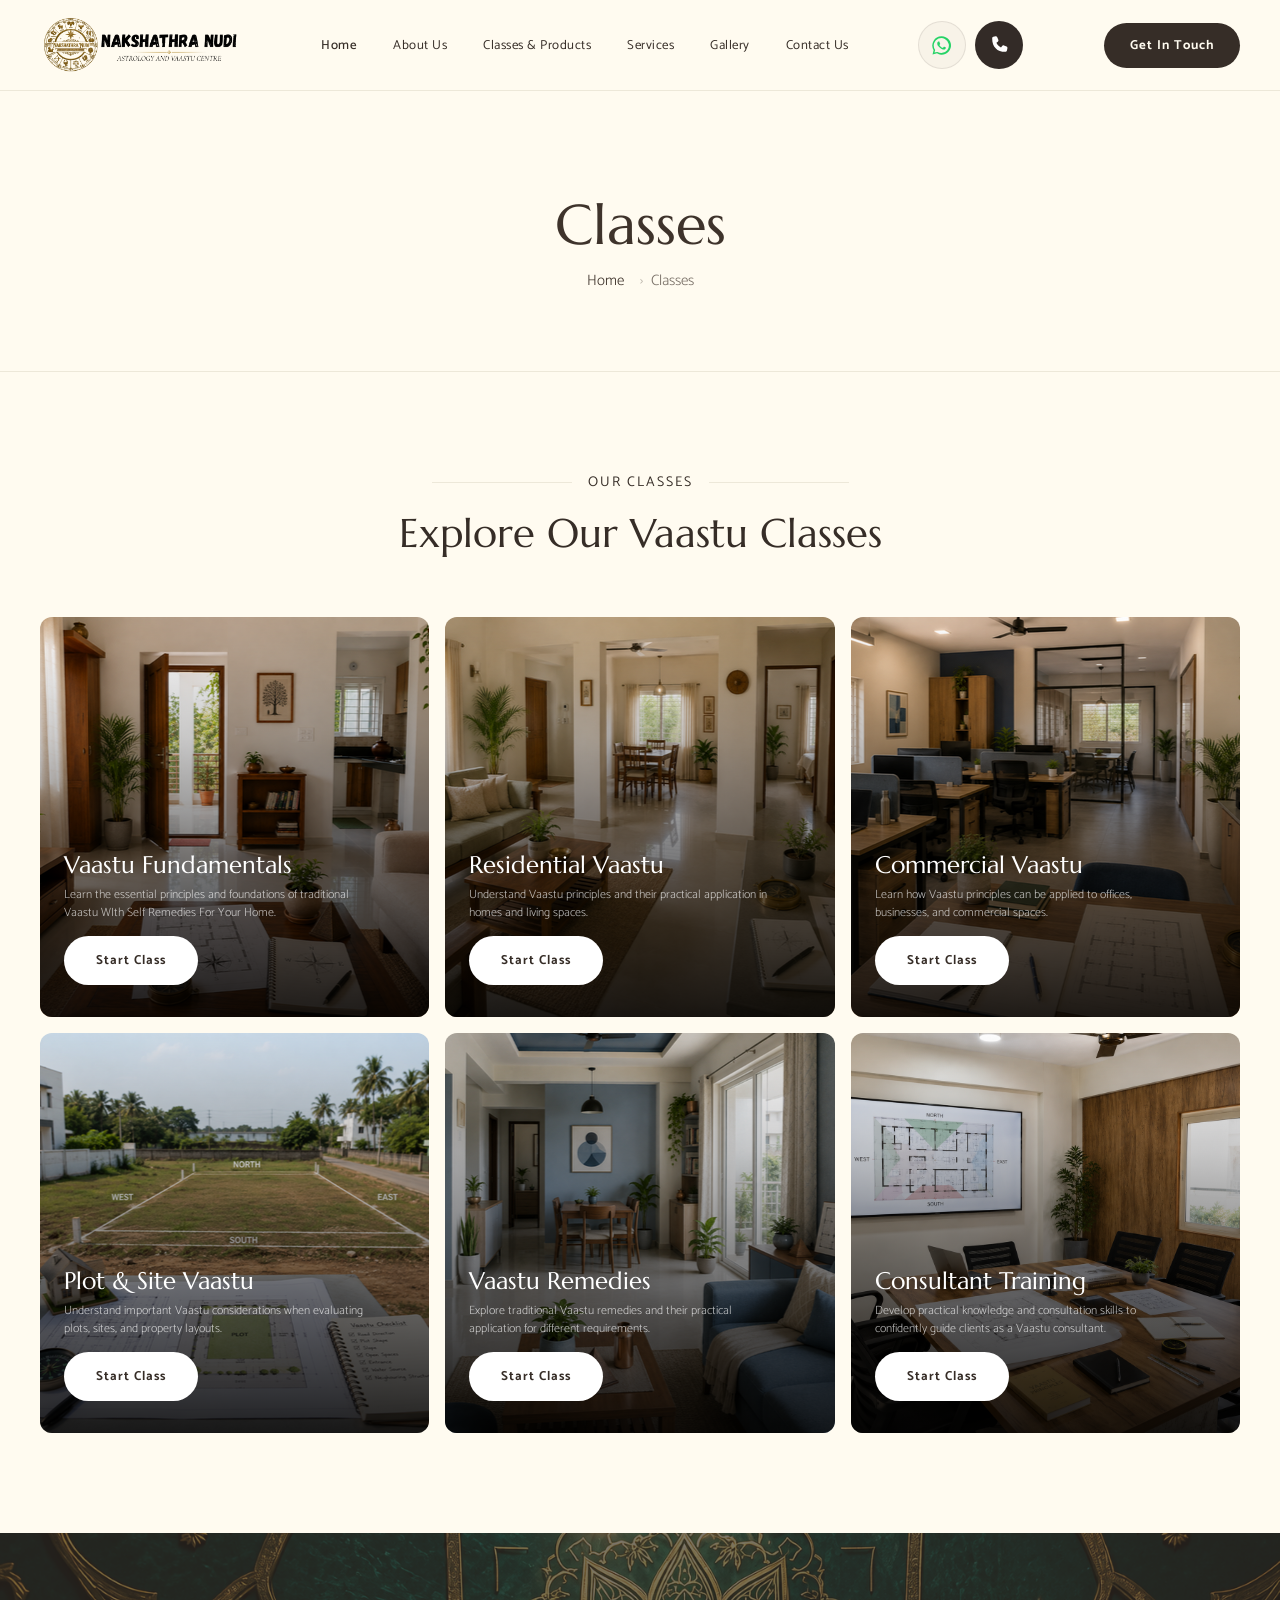
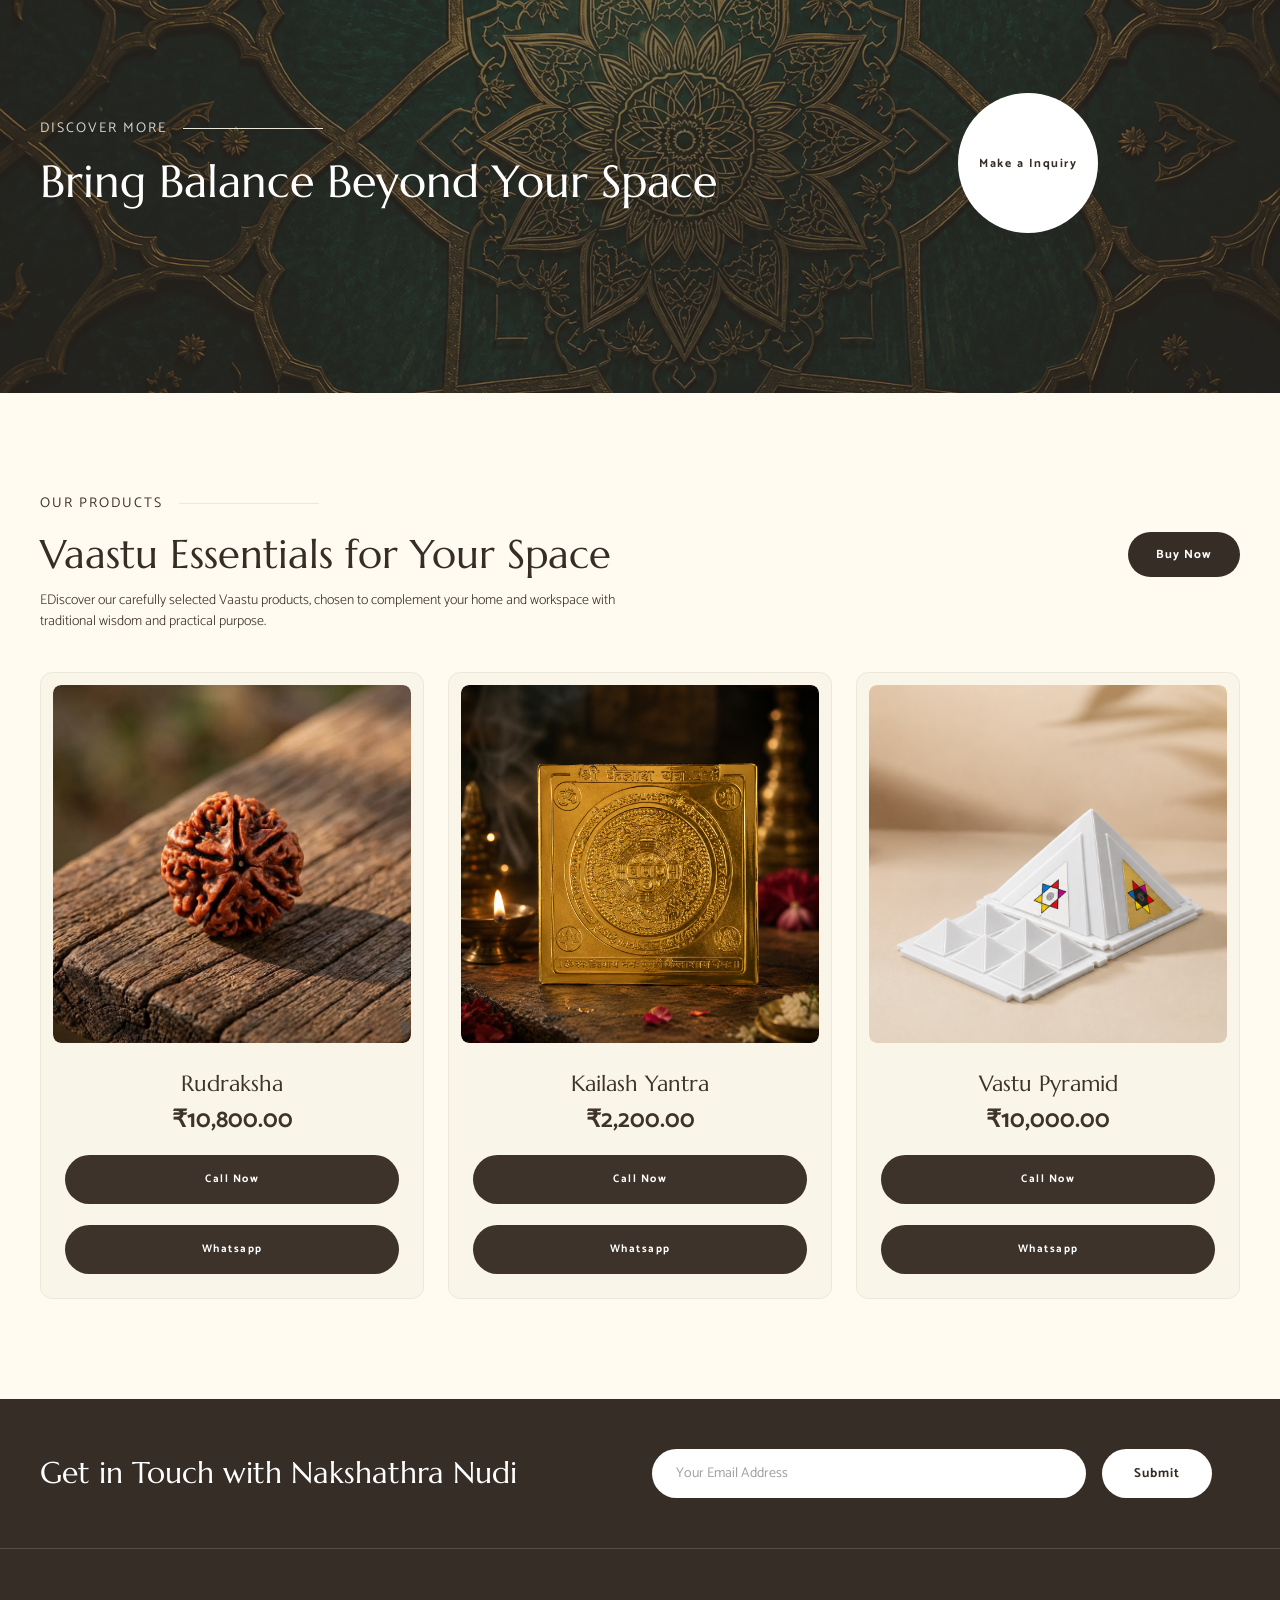
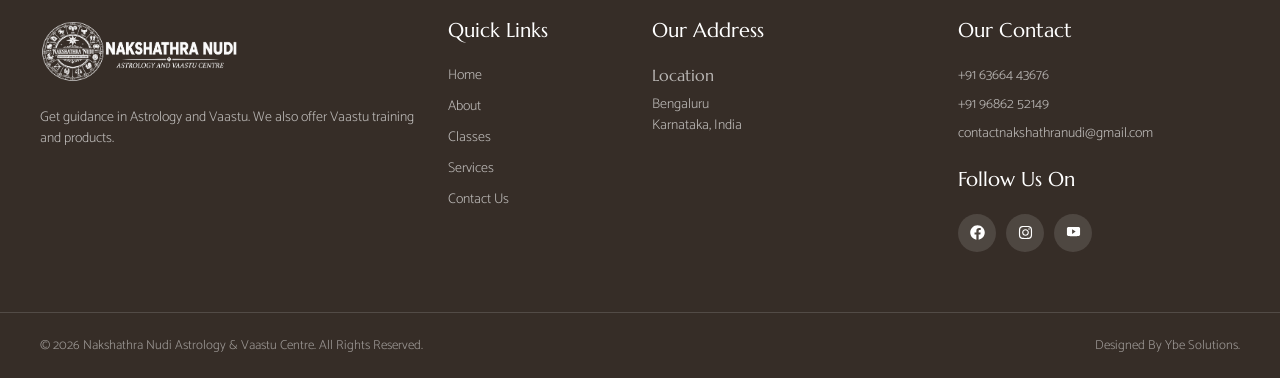
<file: classes.html>
<!doctype html>
<html lang="en">

<head>
  <meta charset="UTF-8" />
  <link rel="icon" type="image/png" href="images/NNfevicon.png" />
  <meta name="viewport" content="width=device-width, initial-scale=1.0" />
  <title>Astrology & Vaastu Classes, Gemstones & Products | Bengaluru</title>

  <!-- Bootstrap 5.3 -->
  <link rel="stylesheet" href="css/bootstrap.min.css" />

  <!-- Custom styles -->
  <link rel="stylesheet" href="css/main.css" />
  <link rel="stylesheet" href="css/glightbox.min.css" />
</head>

<body>
  <!-- ========================================================
       HEADER
       ======================================================== -->
  <header class="site-header">
    <div class="container">
      <div class="row align-items-center justify-content-between">
        <!-- Logo -->
        <div class="col-auto">
          <a href="index.html" class="site-header__logo">
            <img src="images/NN logo.png" alt="Nivaya" width="130" height="36" />
          </a>
        </div>

        <!-- Primary Navigation -->
        <div class="col-auto d-none d-xl-block">
          <nav aria-label="Primary">
            <ul class="site-nav">
              <li class="site-nav__item">
                <a href="index.html" class="site-nav__link active">Home</a>
              </li>
              <li class="site-nav__item">
                <a href="about-us.html" class="site-nav__link">About Us</a>
              </li>
              <li class="site-nav__item">
                <a href="classes.html" class="site-nav__link">Classes & Products
                  <!-- <span class="nav-arrow">&#8964;</span> -->
                </a>
                <!-- <ul class="site-nav__dropdown">
                  <li><a href="classes.html">Classes</a></li>
                  <li><a href="class-detail.html">Class Detail</a></li>
                </ul> -->
              </li>
              <li class="site-nav__item">
                <a href="services.html" class="site-nav__link">Services</a>
              </li>
              <li class="site-nav__item">
                <a href="gallery.html" class="site-nav__link">Gallery</a>
              </li>
              <li class="site-nav__item">
                <a href="contact.html" class="site-nav__link">Contact Us</a>
              </li>
            </ul>
          </nav>
        </div>


      <!-- WhatsApp -->
        <a href="https://wa.me/916366443676" target="_blank" rel="noopener" class="why-social whatsapp d-none d-xl-flex"
          aria-label="WhatsApp">

          <svg viewBox="0 0 32 32" aria-hidden="true">
            <path
              d="M16 3.2A12.8 12.8 0 0 0 5 22.5L3.5 28.5l6.2-1.6A12.8 12.8 0 1 0 16 3.2zm0 23.4c-2 0-4-.5-5.7-1.5l-.4-.2-3.7 1 1-3.6-.2-.4a10.5 10.5 0 1 1 8.9 4.7zm5.8-7.8c-.3-.2-1.8-.9-2.1-1-.3-.1-.5-.2-.7.2-.2.3-.8 1-1 1.2-.2.2-.4.2-.7.1-.3-.2-1.3-.5-2.4-1.5-.9-.8-1.5-1.8-1.7-2.1-.2-.3 0-.5.1-.6l.5-.6c.2-.2.2-.4.3-.6.1-.2 0-.4 0-.6-.1-.2-.7-1.7-.9-2.3-.2-.6-.5-.5-.7-.5h-.6c-.2 0-.5.1-.8.4-.3.3-1 1-1 2.5s1 2.9 1.2 3.1c.1.2 2 3.1 4.9 4.4.7.3 1.2.5 1.7.6.7.2 1.4.2 1.9.1.6-.1 1.8-.7 2-1.4.3-.7.3-1.3.2-1.4-.1-.2-.3-.3-.6-.4z" />
          </svg>
        </a>
       <!-- Call -->
        <a href="tel:+916366443676" class="why-social call d-none d-xl-flex" aria-label="Call +91 63664 43676">

          <svg viewBox="0 0 24 24" aria-hidden="true">
            <path
              d="M6.6 2.9 9 2.4c.7-.1 1.4.3 1.7 1l1.1 2.7c.3.7.1 1.5-.5 1.9L9.8 9.2c1 2.1 2.7 3.8 4.8 4.8l1.2-1.5c.4-.6 1.2-.8 1.9-.5l2.7 1.1c.7.3 1.1 1 .9 1.7l-.5 2.4c-.2.8-.9 1.4-1.7 1.4C10.6 18.6 5.4 13.4 5.4 4.6c0-.8.5-1.5 1.2-1.7z" />
          </svg>
        </a>

        <!-- CTA -->
        <div class="col-auto d-none d-xl-block">
          <a href="contact.html" class="btn-header">Get In Touch</a>
        </div>

        <!-- Mobile toggle -->
        <div class="col-auto d-xl-none">
          <button class="site-header__toggle" type="button" data-bs-toggle="offcanvas" data-bs-target="#mobileNav"
            aria-controls="mobileNav" aria-label="Open menu">
            <span></span>
            <span></span>
            <span></span>
          </button>
        </div>
      </div>
    </div>

    <!-- Mobile Navigation Offcanvas -->
    <div class="offcanvas offcanvas-end mobile-offcanvas" tabindex="-1" id="mobileNav" aria-labelledby="mobileNavLabel">
      <div class="offcanvas-header">
        <a href="index.html">
          <img src="images/NN logo.png" alt="NN" width="260" height="72" />
        </a>
        <button type="button" class="btn-close mobile-offcanvas__close" data-bs-dismiss="offcanvas"
          aria-label="Close"></button>
      </div>
      <div class="offcanvas-body">
        <ul class="mobile-nav">
          <li class="mobile-nav__item">
            <a href="index.html" class="mobile-nav__link active">Home</a>
          </li>
          <li class="mobile-nav__item">
            <a href="about-us.html" class="mobile-nav__link">About Us</a>
          </li>
          <li class="mobile-nav__item">
            <a href="classes.html" class="mobile-nav__link">Classes & Products</a>
          </li>
          <li class="mobile-nav__item">
            <a href="services.html" class="mobile-nav__link">Services</a>
          </li>
          <li class="mobile-nav__item">
            <a href="gallery.html" class="mobile-nav__link">Gallery</a>
          </li>
          <li class="mobile-nav__item">
            <a href="contact.html" class="mobile-nav__link">Contact Us</a>
          </li>
        </ul>
        <div class="mobile-offcanvas__cta">
          <a href="contact.html" class="btn-primary w-100 text-center">Get In Touch</a>
        </div>
      </div>
    </div>
  </header>

  <main>
    <!-- ========================================================
         PAGE HEADER
         ======================================================== -->
    <section class="page-header text-center" aria-label="Page Header">
      <div class="container">
        <h1 class="page-title">Classes</h1>
        <nav aria-label="breadcrumb">
          <ol class="breadcrumb justify-content-center">
            <li class="breadcrumb-item">
              <a href="index.html" class="breadcrumb-link">Home</a>
            </li>
            <li class="breadcrumb-item active" aria-current="page">
              Classes
            </li>
          </ol>
        </nav>
      </div>
    </section>

    <!-- ========================================================
         EXPLORE CLASSES SECTION (Photo Grid)
         ======================================================== -->
    <section class="explore-section" aria-label="Explore Yoga Classes">
      <div class="container">
        <!-- Section Header -->
        <div class="section-header section-header--center">
          <div class="section-label">
            <span class="section-label__line"></span>
            <span class="section-label__text">Our Classes</span>
            <span class="section-label__line"></span>
          </div>
          <h2 class="section-title">Explore Our Vaastu Classes</h2>
        </div>

        <!-- Photo Grid -->
        <div class="row g-3">
          <div class="col-lg-4 col-md-6">
            <div class="photo-class-card" style="
                  background-image: url(./images/vaastu\ fundamentals.png);                ">
              <div class="photo-class-card__overlay"></div>
              <div class="photo-class-card__body">
                <h3 class="photo-class-card__title">Vaastu Fundamentals</h3>
                <p class="photo-class-card__desc">
                  Learn the essential principles and foundations of traditional Vaastu WIth Self Remedies For Your Home.
                </p>
                <a href="contact.html" class="btn-white">Start Class</a>
              </div>
            </div>
          </div>
          <div class="col-lg-4 col-md-6">
            <div class="photo-class-card" style="
                  background-image: url(./images/Residential\ Vaastu.png);
                ">
              <div class="photo-class-card__overlay"></div>
              <div class="photo-class-card__body">
                <h3 class="photo-class-card__title">Residential Vaastu</h3>
                <p class="photo-class-card__desc">
                  Understand Vaastu principles and their practical application in homes and living spaces.
                </p>
                <a href="contact.html" class="btn-white">Start Class</a>
              </div>
            </div>
          </div>
          <div class="col-lg-4 col-md-6">
            <div class="photo-class-card" style="
                  background-image: url(./images/Commercial\ Vaastu.png);
                ">
              <div class="photo-class-card__overlay"></div>
              <div class="photo-class-card__body">
                <h3 class="photo-class-card__title">Commercial Vaastu</h3>
                <p class="photo-class-card__desc">
                  Learn how Vaastu principles can be applied to offices, businesses, and commercial spaces.
                </p>
                <a href="contact.html" class="btn-white">Start Class</a>
              </div>
            </div>
          </div>
          <div class="col-lg-4 col-md-6">
            <div class="photo-class-card" style="
                  background-image: url(./images/Plot\ &\ Site\ Vaastu.png);
                ">
              <div class="photo-class-card__overlay"></div>
              <div class="photo-class-card__body">
                <h3 class="photo-class-card__title">Plot & Site Vaastu</h3>
                <p class="photo-class-card__desc">
                  Understand important Vaastu considerations when evaluating plots, sites, and property layouts.
                </p>
                <a href="contact.html" class="btn-white">Start Class</a>
              </div>
            </div>
          </div>
          <div class="col-lg-4 col-md-6">
            <div class="photo-class-card" style="
                  background-image: url(./images/Vaastu\ Remedies.png);
                ">
              <div class="photo-class-card__overlay"></div>
              <div class="photo-class-card__body">
                <h3 class="photo-class-card__title">Vaastu Remedies</h3>
                <p class="photo-class-card__desc">
                  Explore traditional Vaastu remedies and their practical application for different requirements.
                </p>
                <a href="contact.html" class="btn-white">Start Class</a>
              </div>
            </div>
          </div>
          <div class="col-lg-4 col-md-6">
            <div class="photo-class-card" style="
                  background-image: url(./images/vaastu\ consultant.png);
                ">
              <div class="photo-class-card__overlay"></div>
              <div class="photo-class-card__body">
                <h3 class="photo-class-card__title">Consultant Training</h3>
                <p class="photo-class-card__desc">
                  Develop practical knowledge and consultation skills to confidently guide clients as a Vaastu
                  consultant.
                </p>
                <a href="contact.html" class="btn-white">Start Class</a>
              </div>
            </div>
          </div>
        </div>
      </div>
    </section>

    <!-- ========================================================
         CTA BANNER SECTION
         ======================================================== -->
    <section class="cta-banner" aria-label="Get Started">
      <div class="cta-banner__overlay"></div>
      <div class="container">
        <div class="row align-items-center">
          <div class="col-lg-9 col-md-8">
            <div class="cta-banner__content">
              <div class="section-label section-label--left section-label--light">
                <span class="section-label__text">DISCOVER MORE</span>
                <span class="section-label__line section-label__line--short section-label__line--light"></span>
              </div>
              <h2 class="cta-banner__title">
                Bring Balance Beyond Your Space
              </h2>
            </div>
          </div>
          <div class="col-lg-3 col-md-4 text-center text-md-start">
            <a href="contact.html" class="btn-cta-circle mx-auto mx-md-0">Make a Inquiry</a>
          </div>
        </div>
      </div>
    </section>

    <!-- ========================================================
         PRODUCTS SECTION
         ======================================================== -->
    <section class="products-section" aria-label="Our Products">
      <div class="container">
        <!-- Header Row -->
        <div class="products-header">
          <div class="section-label section-label--left">
            <span class="section-label__text">Our Products</span>
            <span class="section-label__line section-label__line--short"></span>
          </div>
          <div class="products-header__main">
            <h2 class="section-title">Vaastu Essentials for Your Space</h2>
            <a href="contact.html" class="btn-primary products-header__btn">Buy Now</a>
          </div>
          <p class="section-desc">
            EDiscover our carefully selected Vaastu products, chosen to complement your home and workspace with
            traditional wisdom and practical purpose.
          </p>
        </div>

        <!-- Product Cards -->
        <div class="row g-4">
          <div class="col-md-4">
            <div class="product-card">
              <div class="product-card__image">
                <img src="images/rudraksha.jpg" alt="rudrakshi" />
              </div>
              <div class="product-card__body">
                <h3 class="product-card__name">Rudraksha</h3>
                <p class="product-card__price">₹10,800.00</p>
                <a href="tel:+916366443676" class="product-card__btn">Call Now</a><br>
                <a href="https://wa.me/916366443676" class="product-card__btn">Whatsapp</a>
              </div>
            </div>
          </div>

          <div class="col-md-4">
            <div class="product-card">
              <div class="product-card__image">
                <img src="images/kailash yantra.png" alt="Kailash Yantra" />
              </div>
              <div class="product-card__body">
                <h3 class="product-card__name">Kailash Yantra</h3>
                <p class="product-card__price">₹2,200.00</p>
                <a href="tel:+916366443676" class="product-card__btn">Call Now</a><br>
                <a href="https://wa.me/916366443676" class="product-card__btn">Whatsapp</a>
              </div>
            </div>
          </div>

          <div class="col-md-4">
            <div class="product-card">
              <div class="product-card__image">
                <img src="images/vaastupyramid.png" alt="Vastu Pyramid" />
              </div>
              <div class="product-card__body">
                <h3 class="product-card__name">Vastu Pyramid</h3>
                <p class="product-card__price">₹10,000.00</p>
                <a href="tel:+916366443676" class="product-card__btn">Call Now</a><br>
                <a href="https://wa.me/916366443676" class="product-card__btn">Whatsapp</a>
              </div>
            </div>
          </div>
        </div>
      </div>
    </section>
  </main>

  <!-- ========================================================
       FOOTER
       ======================================================== -->
  <footer class="site-footer" itemscope itemtype="https://schema.org/WPFooter">
    <!-- Newsletter Band -->
    <div class="footer-newsletter">
      <div class="container">
        <div class="row align-items-center justify-content-between">
          <div class="col-lg-auto">
            <h2 class="footer-newsletter__title">Get in Touch with Nakshathra Nudi</h2>
          </div>
          <div class="col-lg-6">
            <form class="footer-newsletter__form" action="#" method="post" novalidate>
              <label for="footer-email" class="visually-hidden">Email address</label>
              <input type="email" id="footer-email" name="email" class="footer-newsletter__input"
                placeholder="Your Email Address" required />
              <button type="submit" class="footer-newsletter__btn">
                Submit
              </button>
            </form>
          </div>
        </div>
      </div>
    </div>

    <!-- Main Footer Grid -->
    <div class="footer-main">
      <div class="container">
        <div class="row">
          <!-- Col 1: About -->
          <div class="col-lg-4 col-md-6 mb-4 mb-lg-0">
            <div class="footer-about">
              <img src="images/logofooter.png" alt="Nivaya" class="footer-about__logo" width="200" height="50" />
              <p class="footer-about__text">
                Get guidance in Astrology and Vaastu. We also offer Vaastu training and products.
              </p>
            </div>
          </div>

          <!-- Col 2: Quick Links -->
          <div class="col-lg-2 col-md-6 mb-4 mb-lg-0">
            <h3 class="footer-col__title">Quick Links</h3>
            <ul class="footer-links">
              <li><a href="index.html">Home</a></li>
              <li><a href="about-us.html">About</a></li>
              <li><a href="classes.html">Classes</a></li>
              <li><a href="services.html">Services</a></li>
              <li><a href="contact.html">Contact Us</a></li>
            </ul>
          </div>

          <!-- Col 3: Address -->
          <div class="col-lg-3 col-md-6 mb-4 mb-lg-0">
            <h3 class="footer-col__title">Our Address</h3>
            <p class="footer-address__label">Location</p>
            <p class="footer-address__value">
              Bengaluru<br />
              Karnataka, India
            </p>
          </div>

          <!-- Col 4: Contact + Social -->
          <div class="col-lg-3 col-md-6">
            <h3 class="footer-col__title">Our Contact</h3>
            <ul class="footer-contact__list">
              <li><a href="tel:+916366443676">+91 63664 43676</a></li>
              <li><a href="tel:+919686252149">+91 96862 52149</a></li>
              <li>
                <a href="mailto:contactnakshathranudi@gmail.com">contactnakshathranudi@gmail.com</a>
              </li>
            </ul>

            <h3 class="footer-col__title mt-4">Follow Us On</h3>
            <div class="footer-social__icons">
              <!-- Facebook -->
              <a href="https://www.facebook.com/people/Nakshathra-Nudi/61591831104723/" target="_blank"
                class="footer-social__link" aria-label="Facebook">
                <svg viewBox="0 0 512 512" aria-hidden="true">
                  <path
                    d="M504 256C504 119 393 8 256 8S8 119 8 256c0 123.78 90.69 226.38 209.25 245V327.69h-63V256h63v-54.64c0-62.15 37-96.48 93.67-96.48 27.14 0 55.52 4.84 55.52 4.84v61h-31.28c-30.8 0-40.41 19.12-40.41 38.73V256h68.78l-11 71.69h-57.78V501C413.31 482.38 504 379.78 504 256z" />
                </svg>
              </a>

              <!-- Twitter / X -->
              <a href="https://www.instagram.com/nakshathranudi" target="_blank" class="footer-social__link"
                aria-label="Instagram">
                <svg viewBox="0 0 448 512">
                  <path
                    d="M224.1 141c-63.6 0-114.9 51.3-114.9 114.9s51.3 114.9 114.9 114.9S339 319.5 339 255.9 287.7 141 224.1 141zm0 189.6c-41.1 0-74.7-33.5-74.7-74.7s33.5-74.7 74.7-74.7 74.7 33.5 74.7 74.7-33.6 74.7-74.7 74.7zm146.4-194.3c0 14.9-12 26.8-26.8 26.8-14.9 0-26.8-12-26.8-26.8s12-26.8 26.8-26.8 26.8 12 26.8 26.8zm76.1 27.2c-1.7-35.9-9.9-67.7-36.2-93.9-26.2-26.2-58-34.4-93.9-36.2-37-2.1-147.9-2.1-184.9 0-35.8 1.7-67.6 9.9-93.9 36.1s-34.4 58-36.2 93.9c-2.1 37-2.1 147.9 0 184.9 1.7 35.9 9.9 67.7 36.2 93.9s58 34.4 93.9 36.2c37 2.1 147.9 2.1 184.9 0 35.9-1.7 67.7-9.9 93.9-36.2 26.2-26.2 34.4-58 36.2-93.9 2.1-37 2.1-147.8 0-184.8zM398.8 388c-7.8 19.6-22.9 34.7-42.6 42.6-29.5 11.7-99.5 9-132.1 9s-102.7 2.6-132.1-9c-19.6-7.8-34.7-22.9-42.6-42.6-11.7-29.5-9-99.5-9-132.1s-2.6-102.7 9-132.1c7.8-19.6 22.9-34.7 42.6-42.6 29.5-11.7 99.5-9 132.1-9s102.7-2.6 132.1 9c19.6 7.8 34.7 22.9 42.6 42.6 11.7 29.5 9 99.5 9 132.1s2.7 102.7-9 132.1z" />
                </svg>
              </a>

              <!-- Instagram -->
              <a href="https://www.youtube.com/@NakshathraNudi" target="_blank" class="footer-social__link"
                aria-label="Youtube">
                <svg viewBox="0 0 448 512">
                  <path
                    d="M448 111.8c-5.3-19.7-20.8-35.3-40.5-40.6C371.7 64 224 64 224 64S76.3 64 40.5 71.2C20.8 76.5 5.3 92.1 0 111.8 0 147.6 0 222.5 0 222.5s0 74.9 0 110.7c5.3 19.7 20.8 35.3 40.5 40.6C76.3 380 224 380 224 380s147.7 0 183.5-7.2c19.7-5.3 35.2-20.8 40.5-40.6C448 297.4 448 222.5 448 222.5s0-74.9 0-110.7zM176 304V141l121 81.5L176 304z" />
                </svg>
              </a>

            </div>
          </div>
        </div>
      </div>
    </div>

    <!-- Copyright Bar -->
    <div class="footer-copyright">
      <div class="container">
        <div class="row align-items-center justify-content-between">
          <div class="col-md-auto">
            <p class="footer-copyright__text">
              © 2026 Nakshathra Nudi Astrology & Vaastu Centre. All Rights Reserved.
            </p>
          </div>
          <div class="col-md-auto">
            <p class="footer-copyright__text">
              Designed By Ybe Solutions.
            </p>
          </div>
        </div>
      </div>
    </div>
  </footer>

  <!-- Bootstrap JS -->
  <script src="js/bootstrap.bundle.min.js"></script>
  <!-- Custom JS -->
  <script src="js/glightbox.min.js"></script>
  <script src="js/main.js"></script>
</body>

</html>
</file>
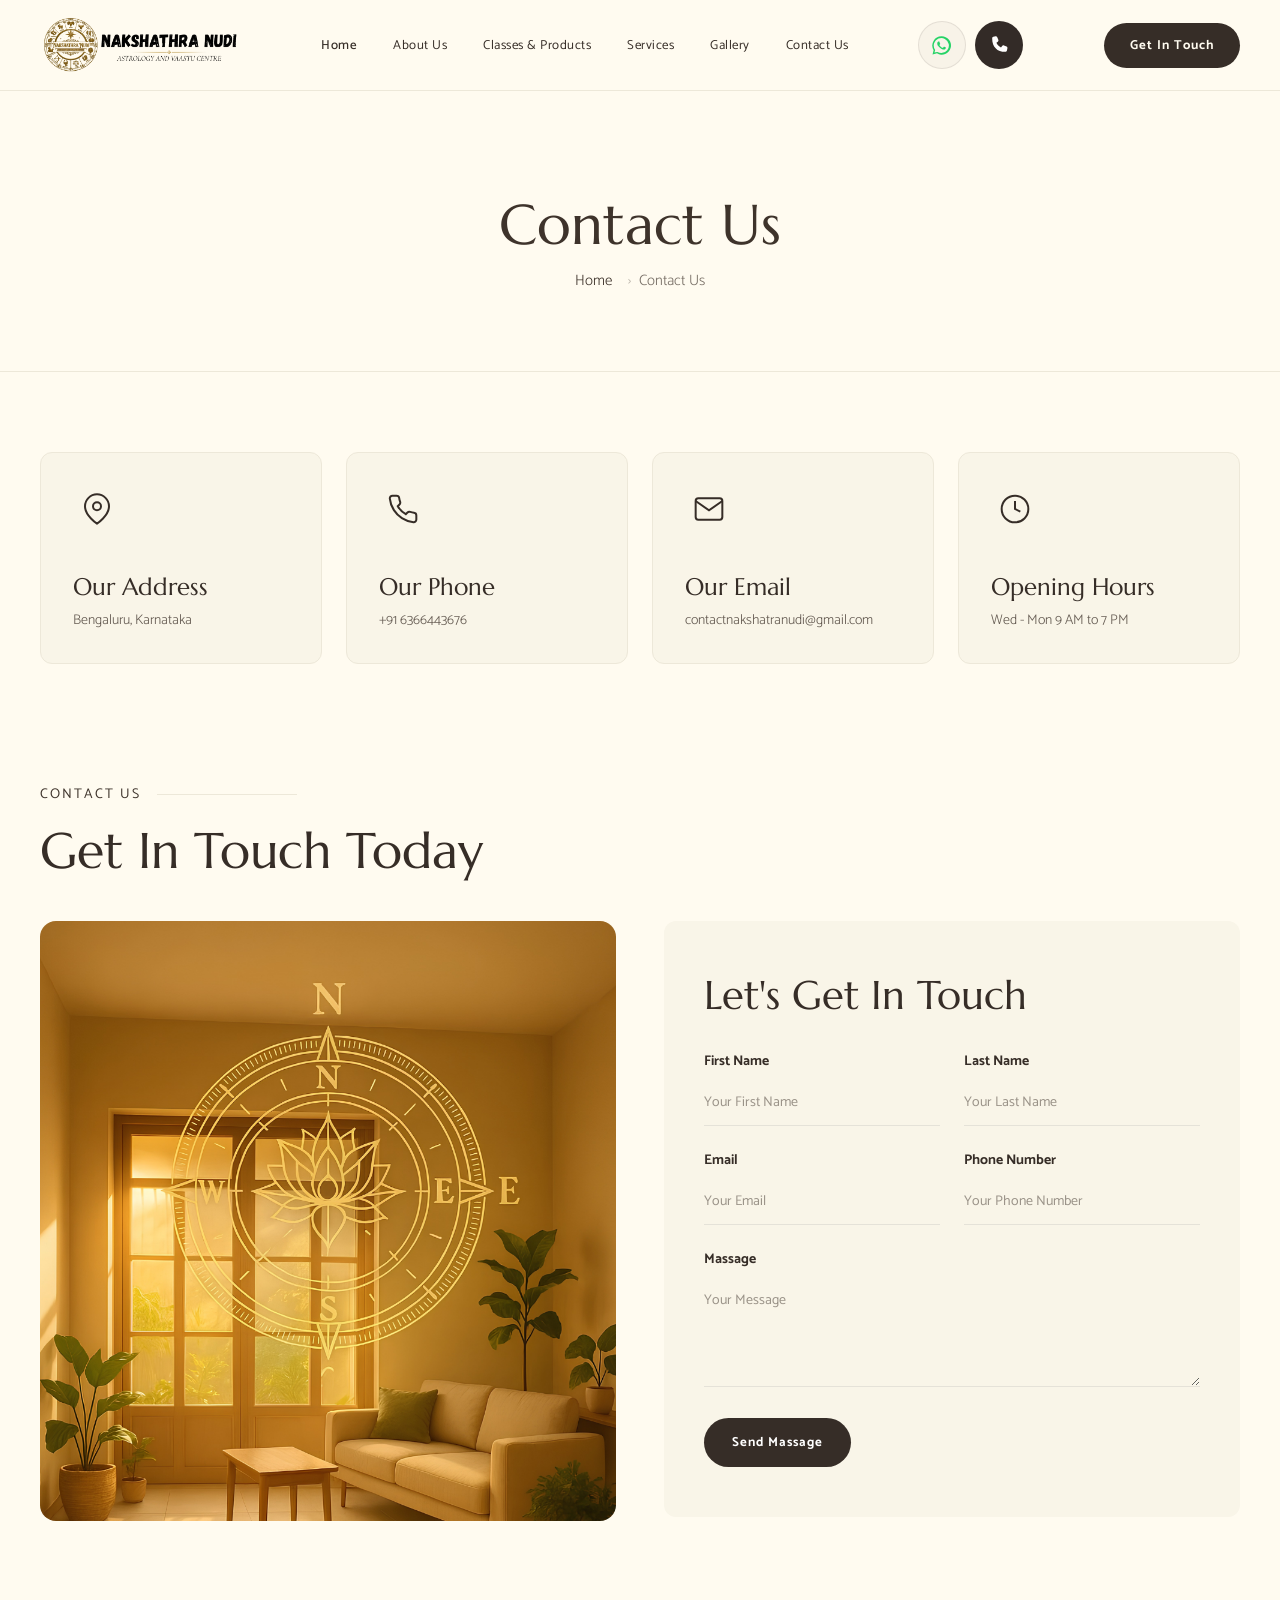
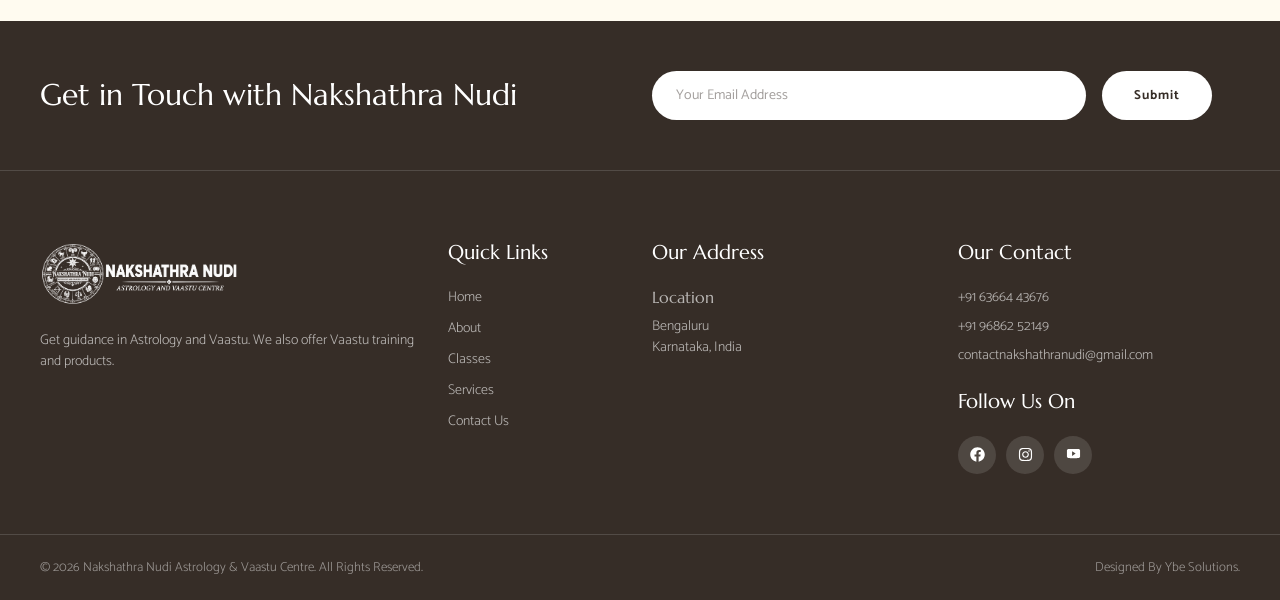
<file: contact.html>
<!doctype html>
<html lang="en">

<head>
  <meta charset="UTF-8" />
  <link rel="icon" type="image/png" href="images/NNfevicon.png" />
  <meta name="viewport" content="width=device-width, initial-scale=1.0" />
  <title>Contact Nakshathra Nudi – Astrology & Vaastu Centre Bengaluru</title>

  <!-- Bootstrap 5.3 -->
  <link rel="stylesheet" href="css/bootstrap.min.css" />

  <!-- Custom styles -->
  <link rel="stylesheet" href="css/main.css" />
  <link rel="stylesheet" href="css/glightbox.min.css" />
</head>

<body>
  <!-- ========================================================
       HEADER
       ======================================================== -->
  <header class="site-header">
    <div class="container">
      <div class="row align-items-center justify-content-between">
        <!-- Logo -->
        <div class="col-auto">
          <a href="index.html" class="site-header__logo">
            <img src="images/NN logo.png" alt="Nivaya" width="130" height="36" />
          </a>
        </div>

        <!-- Primary Navigation -->
        <div class="col-auto d-none d-xl-block">
          <nav aria-label="Primary">
            <ul class="site-nav">
              <li class="site-nav__item">
                <a href="index.html" class="site-nav__link active">Home</a>
              </li>
              <li class="site-nav__item">
                <a href="about-us.html" class="site-nav__link">About Us</a>
              </li>
              <li class="site-nav__item">
                <a href="classes.html" class="site-nav__link">Classes & Products
                  <!-- <span class="nav-arrow">&#8964;</span> -->
                </a>
                <!-- <ul class="site-nav__dropdown">
                  <li><a href="classes.html">Classes</a></li>
                  <li><a href="class-detail.html">Class Detail</a></li>
                </ul> -->
              </li>
              <li class="site-nav__item">
                <a href="services.html" class="site-nav__link">Services</a>
              </li>
              <li class="site-nav__item">
                <a href="gallery.html" class="site-nav__link">Gallery</a>
              </li>
              <li class="site-nav__item">
                <a href="contact.html" class="site-nav__link">Contact Us</a>
              </li>
            </ul>
          </nav>
        </div>

        <!-- WhatsApp -->
        <a href="https://wa.me/916366443676" target="_blank" rel="noopener" class="why-social whatsapp d-none d-xl-flex"
          aria-label="WhatsApp">

          <svg viewBox="0 0 32 32" aria-hidden="true">
            <path
              d="M16 3.2A12.8 12.8 0 0 0 5 22.5L3.5 28.5l6.2-1.6A12.8 12.8 0 1 0 16 3.2zm0 23.4c-2 0-4-.5-5.7-1.5l-.4-.2-3.7 1 1-3.6-.2-.4a10.5 10.5 0 1 1 8.9 4.7zm5.8-7.8c-.3-.2-1.8-.9-2.1-1-.3-.1-.5-.2-.7.2-.2.3-.8 1-1 1.2-.2.2-.4.2-.7.1-.3-.2-1.3-.5-2.4-1.5-.9-.8-1.5-1.8-1.7-2.1-.2-.3 0-.5.1-.6l.5-.6c.2-.2.2-.4.3-.6.1-.2 0-.4 0-.6-.1-.2-.7-1.7-.9-2.3-.2-.6-.5-.5-.7-.5h-.6c-.2 0-.5.1-.8.4-.3.3-1 1-1 2.5s1 2.9 1.2 3.1c.1.2 2 3.1 4.9 4.4.7.3 1.2.5 1.7.6.7.2 1.4.2 1.9.1.6-.1 1.8-.7 2-1.4.3-.7.3-1.3.2-1.4-.1-.2-.3-.3-.6-.4z" />
          </svg>
        </a>
       <!-- Call -->
        <a href="tel:+916366443676" class="why-social call d-none d-xl-flex" aria-label="Call +91 63664 43676">

          <svg viewBox="0 0 24 24" aria-hidden="true">
            <path
              d="M6.6 2.9 9 2.4c.7-.1 1.4.3 1.7 1l1.1 2.7c.3.7.1 1.5-.5 1.9L9.8 9.2c1 2.1 2.7 3.8 4.8 4.8l1.2-1.5c.4-.6 1.2-.8 1.9-.5l2.7 1.1c.7.3 1.1 1 .9 1.7l-.5 2.4c-.2.8-.9 1.4-1.7 1.4C10.6 18.6 5.4 13.4 5.4 4.6c0-.8.5-1.5 1.2-1.7z" />
          </svg>
        </a>

        <!-- CTA -->
        <div class="col-auto d-none d-xl-block">
          <a href="contact.html" class="btn-header">Get In Touch</a>
        </div>

        <!-- Mobile toggle -->
        <div class="col-auto d-xl-none">
          <button class="site-header__toggle" type="button" data-bs-toggle="offcanvas" data-bs-target="#mobileNav"
            aria-controls="mobileNav" aria-label="Open menu">
            <span></span>
            <span></span>
            <span></span>
          </button>
        </div>
      </div>
    </div>

    <!-- Mobile Navigation Offcanvas -->
    <div class="offcanvas offcanvas-end mobile-offcanvas" tabindex="-1" id="mobileNav" aria-labelledby="mobileNavLabel">
      <div class="offcanvas-header">
        <a href="index.html">
          <img src="images/NN logo.png" alt="NN" width="260" height="72" />
        </a>
        <button type="button" class="btn-close mobile-offcanvas__close" data-bs-dismiss="offcanvas"
          aria-label="Close"></button>
      </div>
      <div class="offcanvas-body">
        <ul class="mobile-nav">
          <li class="mobile-nav__item">
            <a href="index.html" class="mobile-nav__link active">Home</a>
          </li>
          <li class="mobile-nav__item">
            <a href="about-us.html" class="mobile-nav__link">About Us</a>
          </li>
          <li class="mobile-nav__item">
            <a href="classes.html" class="mobile-nav__link">Classes & Products</a>
          </li>
          <li class="mobile-nav__item">
            <a href="services.html" class="mobile-nav__link">Services</a>
          </li>
          <li class="mobile-nav__item">
            <a href="gallery.html" class="mobile-nav__link">Gallery</a>
          </li>
          <li class="mobile-nav__item">
            <a href="contact.html" class="mobile-nav__link">Contact Us</a>
          </li>
        </ul>
        <div class="mobile-offcanvas__cta">
          <a href="contact.html" class="btn-primary w-100 text-center">Get In Touch</a>
        </div>
      </div>
    </div>
  </header>

  <main>
    <!-- ========================================================
         PAGE HEADER
         ======================================================== -->
    <section class="page-header text-center" aria-label="Page Header">
      <div class="container">
        <h1 class="page-title">Contact Us</h1>
        <nav aria-label="breadcrumb">
          <ol class="breadcrumb justify-content-center">
            <li class="breadcrumb-item">
              <a href="index.html" class="breadcrumb-link">Home</a>
            </li>
            <li class="breadcrumb-item active" aria-current="page">Contact Us</li>
          </ol>
        </nav>
      </div>
    </section>

    <!-- ========================================================
         CONTACT INFO SECTION
         ======================================================== -->
    <section class="contact-info-section" aria-label="Contact Information">
      <div class="container">
        <div class="row g-4">
          <!-- Address -->
          <div class="col-lg-3 col-md-6">
            <div class="contact-info-card">
              <div class="contact-info-card__icon">
                <svg viewBox="0 0 24 24" fill="none" stroke="currentColor" stroke-width="1.5">
                  <path d="M21 10c0 7-9 13-9 13s-9-6-9-13a9 9 0 0 1 18 0z" />
                  <circle cx="12" cy="10" r="3" />
                </svg>
              </div>
              <h3 class="contact-info-card__title">Our Address</h3>
              <p class="contact-info-card__text">Bengaluru, Karnataka</p>
            </div>
          </div>

          <!-- Phone -->
          <div class="col-lg-3 col-md-6">
            <div class="contact-info-card">
              <div class="contact-info-card__icon">
                <svg viewBox="0 0 24 24" fill="none" stroke="currentColor" stroke-width="1.5">
                  <path
                    d="M22 16.92v3a2 2 0 0 1-2.18 2 19.79 19.79 0 0 1-8.63-3.07 19.5 19.5 0 0 1-6-6 19.79 19.79 0 0 1-3.07-8.67A2 2 0 0 1 4.11 2h3a2 2 0 0 1 2 1.72 12.84 12.84 0 0 0 .7 2.81 2 2 0 0 1-.45 2.11L8.09 9.91a16 16 0 0 0 6 6l1.27-1.27a2 2 0 0 1 2.11-.45 12.84 12.84 0 0 0 2.81.7A2 2 0 0 1 22 16.92z" />
                </svg>
              </div>
              <h3 class="contact-info-card__title">Our Phone</h3>
              <p class="contact-info-card__text">+91 6366443676</p>
            </div>
          </div>

          <!-- Email -->
          <div class="col-lg-3 col-md-6">
            <div class="contact-info-card">
              <div class="contact-info-card__icon">
                <svg viewBox="0 0 24 24" fill="none" stroke="currentColor" stroke-width="1.5">
                  <path d="M4 4h16c1.1 0 2 .9 2 2v12c0 1.1-.9 2-2 2H4c-1.1 0-2-.9-2-2V6c0-1.1.9-2 2-2z" />
                  <polyline points="22,6 12,13 2,6" />
                </svg>
              </div>
              <h3 class="contact-info-card__title">Our Email</h3>
              <p class="contact-info-card__text">contactnakshatranudi@gmail.com</p>
            </div>
          </div>

          <!-- Opening Hours -->
          <div class="col-lg-3 col-md-6">
            <div class="contact-info-card">
              <div class="contact-info-card__icon">
                <svg viewBox="0 0 24 24" fill="none" stroke="currentColor" stroke-width="1.5">
                  <circle cx="12" cy="12" r="10" />
                  <polyline points="12 6 12 12 16 14" />
                </svg>
              </div>
              <h3 class="contact-info-card__title">Opening Hours</h3>
              <p class="contact-info-card__text">Wed - Mon 9 AM to 7 PM</p>
            </div>
          </div>
        </div>
      </div>
    </section>

    <!-- ========================================================
         CONTACT SECTION
         ======================================================== -->
    <section class="contact-section" aria-label="Contact Us">
      <div class="container">
        <!-- Header Row -->
        <div class="row">
          <div class="col-lg-6">
            <!-- Section Label -->
            <div class="section-label section-label--left">
              <span class="section-label__text">Contact Us</span>
              <span class="section-label__line section-label__line--short"></span>
            </div>

            <!-- Section Title -->
            <h2 class="contact-section__title">Get In Touch Today</h2>
          </div>
        </div>

        <!-- Content Row -->
        <div class="row g-5 align-items-start">
          <!-- Left: Image -->
          <div class="col-lg-6">
            <div class="contact-image">
              <img src="images/contact.png" alt="Yoga students in tree pose" class="img-fluid rounded-4 w-100" />
            </div>
          </div>

          <!-- Right: Form -->
          <div class="col-lg-6">
            <div class="contact-form-card">
              <h3 class="contact-form-card__title">Let's Get In Touch</h3>
              <form class="contact-form-modern" action="#" method="post">
                <div class="row g-4">
                  <div class="col-md-6">
                    <label for="first-name" class="form-label-modern">First Name</label>
                    <input type="text" id="first-name" name="first_name" class="form-control-modern"
                      placeholder="Your First Name" required />
                  </div>
                  <div class="col-md-6">
                    <label for="last-name" class="form-label-modern">Last Name</label>
                    <input type="text" id="last-name" name="last_name" class="form-control-modern"
                      placeholder="Your Last Name" required />
                  </div>
                  <div class="col-md-6">
                    <label for="contact-email" class="form-label-modern">Email</label>
                    <input type="email" id="contact-email" name="email" class="form-control-modern"
                      placeholder="Your Email" required />
                  </div>
                  <div class="col-md-6">
                    <label for="contact-phone" class="form-label-modern">Phone Number</label>
                    <input type="tel" id="contact-phone" name="phone" class="form-control-modern"
                      placeholder="Your Phone Number" />
                  </div>
                  <div class="col-12">
                    <label for="contact-message" class="form-label-modern">Massage</label>
                    <textarea id="contact-message" name="message" class="form-control-modern" rows="4"
                      placeholder="Your Message" required></textarea>
                  </div>
                  <div class="col-12">
                    <button type="submit" class="btn-primary">Send Massage</button>
                  </div>
                </div>
              </form>
            </div>
          </div>
        </div>
      </div>
    </section>
  </main>

  <!-- ========================================================
       FOOTER
       ======================================================== -->
  <footer class="site-footer" itemscope itemtype="https://schema.org/WPFooter">
    <!-- Newsletter Band -->
    <div class="footer-newsletter">
      <div class="container">
        <div class="row align-items-center justify-content-between">
          <div class="col-lg-auto">
            <h2 class="footer-newsletter__title">Get in Touch with Nakshathra Nudi</h2>
          </div>
          <div class="col-lg-6">
            <form class="footer-newsletter__form" action="#" method="post" novalidate>
              <label for="footer-email" class="visually-hidden">Email address</label>
              <input type="email" id="footer-email" name="email" class="footer-newsletter__input"
                placeholder="Your Email Address" required />
              <button type="submit" class="footer-newsletter__btn">
                Submit
              </button>
            </form>
          </div>
        </div>
      </div>
    </div>

    <!-- Main Footer Grid -->
    <div class="footer-main">
      <div class="container">
        <div class="row">
          <!-- Col 1: About -->
          <div class="col-lg-4 col-md-6 mb-4 mb-lg-0">
            <div class="footer-about">
              <img src="images/logofooter.png" alt="Nivaya" class="footer-about__logo" width="200" height="50" />
              <p class="footer-about__text">
                Get guidance in Astrology and Vaastu. We also offer Vaastu training and products.
              </p>
            </div>
          </div>

          <!-- Col 2: Quick Links -->
          <div class="col-lg-2 col-md-6 mb-4 mb-lg-0">
            <h3 class="footer-col__title">Quick Links</h3>
            <ul class="footer-links">
              <li><a href="index.html">Home</a></li>
              <li><a href="about-us.html">About</a></li>
              <li><a href="classes.html">Classes</a></li>
              <li><a href="services.html">Services</a></li>
              <li><a href="contact.html">Contact Us</a></li>
            </ul>
          </div>

          <!-- Col 3: Address -->
          <div class="col-lg-3 col-md-6 mb-4 mb-lg-0">
            <h3 class="footer-col__title">Our Address</h3>
            <p class="footer-address__label">Location</p>
            <p class="footer-address__value">
              Bengaluru<br />
              Karnataka, India
            </p>
          </div>

          <!-- Col 4: Contact + Social -->
          <div class="col-lg-3 col-md-6">
            <h3 class="footer-col__title">Our Contact</h3>
            <ul class="footer-contact__list">
              <li><a href="tel:+916366443676">+91 63664 43676</a></li>
              <li><a href="tel:+919686252149">+91 96862 52149</a></li>
              <li>
                <a href="mailto:contactnakshathranudi@gmail.com">contactnakshathranudi@gmail.com</a>
              </li>
            </ul>

            <h3 class="footer-col__title mt-4">Follow Us On</h3>
            <div class="footer-social__icons">
              <!-- Facebook -->
              <a href="https://www.facebook.com/people/Nakshathra-Nudi/61591831104723/" target="_blank"
                class="footer-social__link" aria-label="Facebook">
                <svg viewBox="0 0 512 512" aria-hidden="true">
                  <path
                    d="M504 256C504 119 393 8 256 8S8 119 8 256c0 123.78 90.69 226.38 209.25 245V327.69h-63V256h63v-54.64c0-62.15 37-96.48 93.67-96.48 27.14 0 55.52 4.84 55.52 4.84v61h-31.28c-30.8 0-40.41 19.12-40.41 38.73V256h68.78l-11 71.69h-57.78V501C413.31 482.38 504 379.78 504 256z" />
                </svg>
              </a>

              <!-- Twitter / X -->
              <a href="https://www.instagram.com/nakshathranudi" target="_blank" class="footer-social__link"
                aria-label="Instagram">
                <svg viewBox="0 0 448 512">
                  <path
                    d="M224.1 141c-63.6 0-114.9 51.3-114.9 114.9s51.3 114.9 114.9 114.9S339 319.5 339 255.9 287.7 141 224.1 141zm0 189.6c-41.1 0-74.7-33.5-74.7-74.7s33.5-74.7 74.7-74.7 74.7 33.5 74.7 74.7-33.6 74.7-74.7 74.7zm146.4-194.3c0 14.9-12 26.8-26.8 26.8-14.9 0-26.8-12-26.8-26.8s12-26.8 26.8-26.8 26.8 12 26.8 26.8zm76.1 27.2c-1.7-35.9-9.9-67.7-36.2-93.9-26.2-26.2-58-34.4-93.9-36.2-37-2.1-147.9-2.1-184.9 0-35.8 1.7-67.6 9.9-93.9 36.1s-34.4 58-36.2 93.9c-2.1 37-2.1 147.9 0 184.9 1.7 35.9 9.9 67.7 36.2 93.9s58 34.4 93.9 36.2c37 2.1 147.9 2.1 184.9 0 35.9-1.7 67.7-9.9 93.9-36.2 26.2-26.2 34.4-58 36.2-93.9 2.1-37 2.1-147.8 0-184.8zM398.8 388c-7.8 19.6-22.9 34.7-42.6 42.6-29.5 11.7-99.5 9-132.1 9s-102.7 2.6-132.1-9c-19.6-7.8-34.7-22.9-42.6-42.6-11.7-29.5-9-99.5-9-132.1s-2.6-102.7 9-132.1c7.8-19.6 22.9-34.7 42.6-42.6 29.5-11.7 99.5-9 132.1-9s102.7-2.6 132.1 9c19.6 7.8 34.7 22.9 42.6 42.6 11.7 29.5 9 99.5 9 132.1s2.7 102.7-9 132.1z" />
                </svg>
              </a>

              <!-- Instagram -->
              <a href="https://www.youtube.com/@NakshathraNudi" target="_blank" class="footer-social__link"
                aria-label="Youtube">
                <svg viewBox="0 0 448 512">
                  <path
                    d="M448 111.8c-5.3-19.7-20.8-35.3-40.5-40.6C371.7 64 224 64 224 64S76.3 64 40.5 71.2C20.8 76.5 5.3 92.1 0 111.8 0 147.6 0 222.5 0 222.5s0 74.9 0 110.7c5.3 19.7 20.8 35.3 40.5 40.6C76.3 380 224 380 224 380s147.7 0 183.5-7.2c19.7-5.3 35.2-20.8 40.5-40.6C448 297.4 448 222.5 448 222.5s0-74.9 0-110.7zM176 304V141l121 81.5L176 304z" />
                </svg>
              </a>

            </div>
          </div>
        </div>
      </div>
    </div>

    <!-- Copyright Bar -->
    <div class="footer-copyright">
      <div class="container">
        <div class="row align-items-center justify-content-between">
          <div class="col-md-auto">
            <p class="footer-copyright__text">
              © 2026 Nakshathra Nudi Astrology & Vaastu Centre. All Rights Reserved.
            </p>
          </div>
          <div class="col-md-auto">
            <p class="footer-copyright__text">
              Designed By Ybe Solutions.
            </p>
          </div>
        </div>
      </div>
    </div>
  </footer>

  <!-- Bootstrap JS -->
  <script src="js/bootstrap.bundle.min.js"></script>
  <!-- Custom JS -->
  <script src="js/glightbox.min.js"></script>
  <script src="js/main.js"></script>
</body>

</html>
</file>
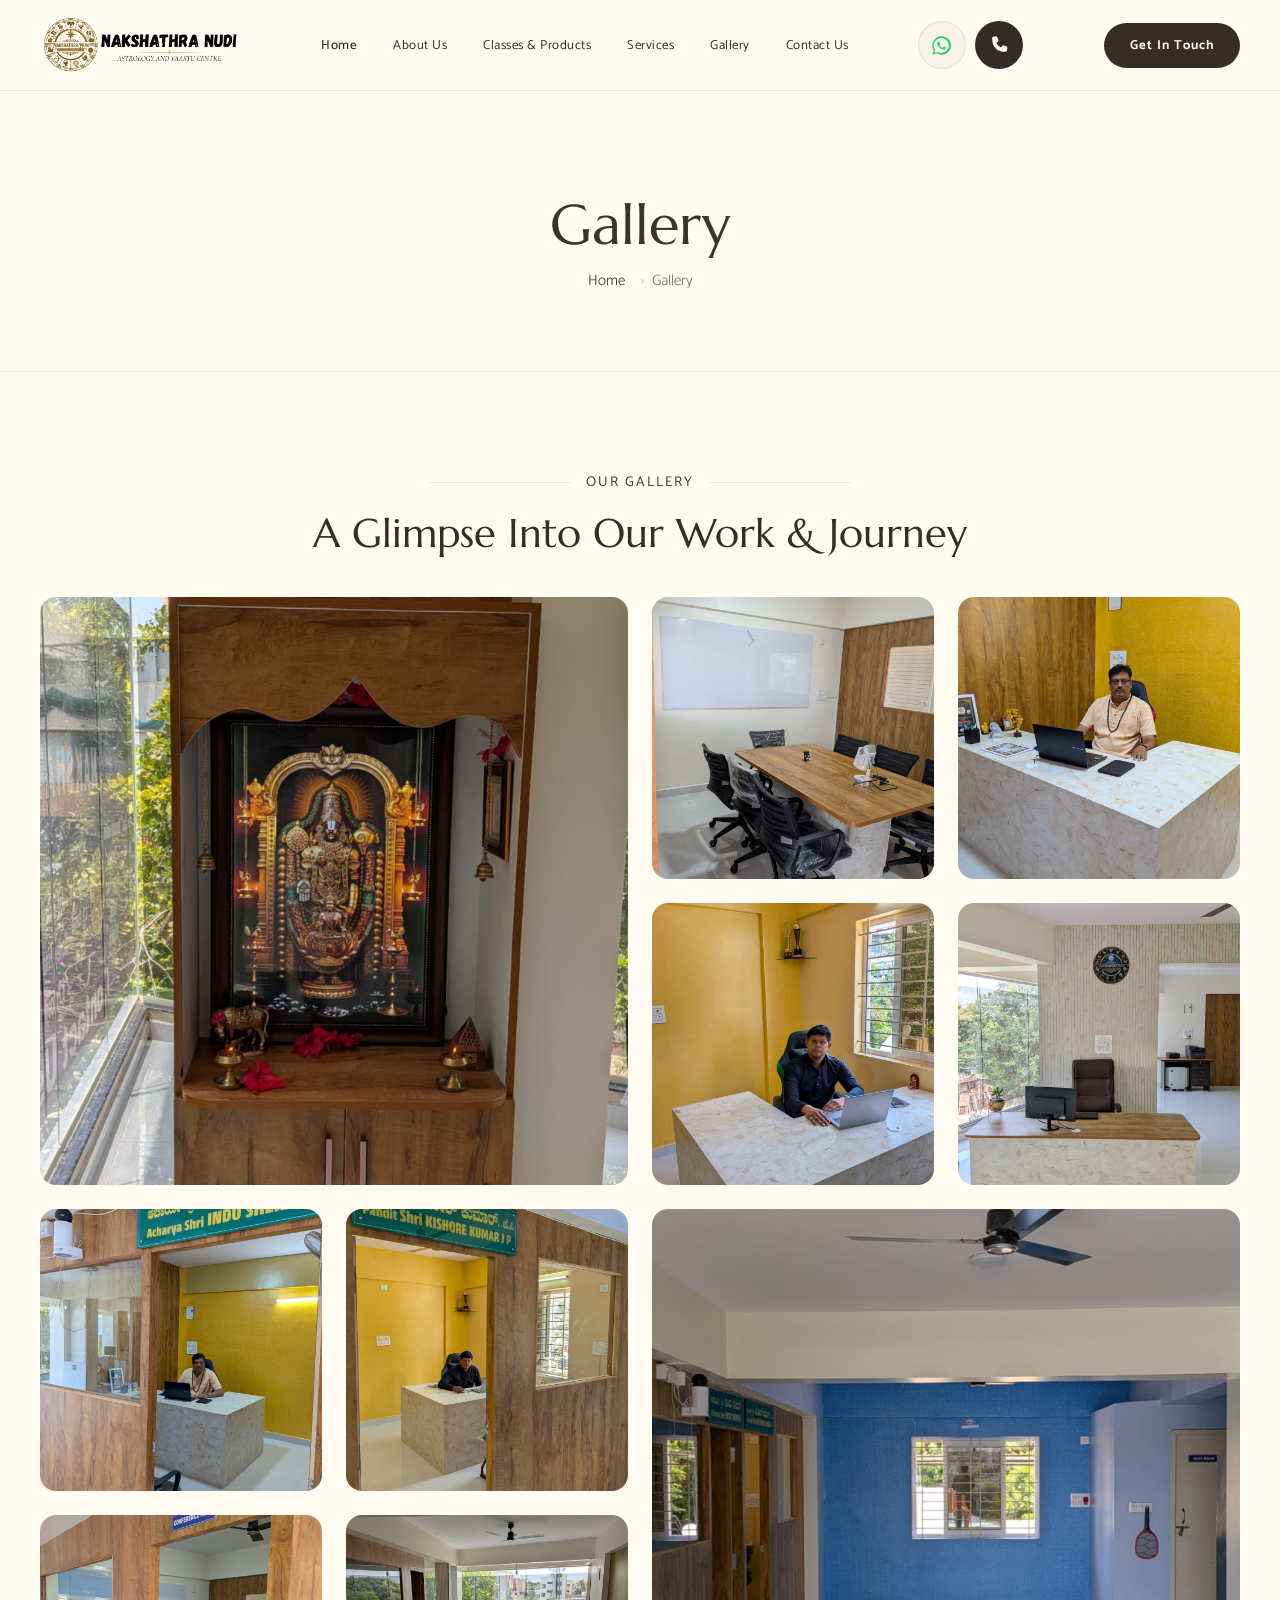
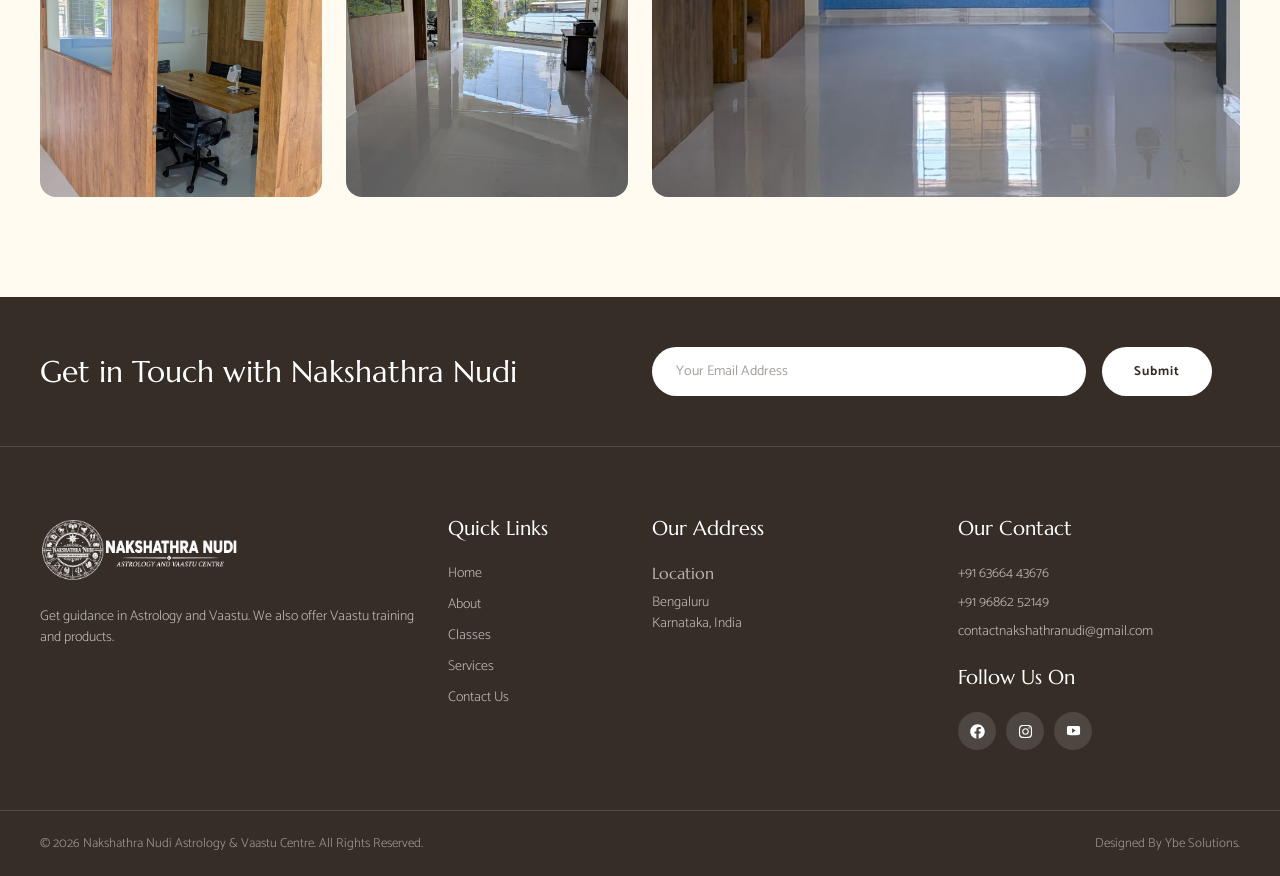
<file: gallery.html>
<!doctype html>
<html lang="en">

<head>
  <meta charset="UTF-8" />
  <link rel="icon" type="image/png" href="images/NNfevicon.png" />
  <meta name="viewport" content="width=device-width, initial-scale=1.0" />
  <title>Nakshathra Nudi Gallery – Astrology & Vaastu Centre Bengaluru</title>

  <!-- Bootstrap 5.3 -->
  <link rel="stylesheet" href="css/bootstrap.min.css" />

  <!-- Custom styles -->
  <link rel="stylesheet" href="css/main.css" />
  <link rel="stylesheet" href="css/glightbox.min.css" />
</head>

<body>
  <!-- ========================================================
       HEADER
       ======================================================== -->
  <header class="site-header">
    <div class="container">
      <div class="row align-items-center justify-content-between">
        <!-- Logo -->
        <div class="col-auto">
          <a href="index.html" class="site-header__logo">
            <img src="images/NN logo.png" alt="Nivaya" width="130" height="36" />
          </a>
        </div>

        <!-- Primary Navigation -->
        <div class="col-auto d-none d-xl-block">
          <nav aria-label="Primary">
            <ul class="site-nav">
              <li class="site-nav__item">
                <a href="index.html" class="site-nav__link active">Home</a>
              </li>
              <li class="site-nav__item">
                <a href="about-us.html" class="site-nav__link">About Us</a>
              </li>
              <li class="site-nav__item">
                <a href="classes.html" class="site-nav__link">Classes & Products
                  <!-- <span class="nav-arrow">&#8964;</span> -->
                </a>
                <!-- <ul class="site-nav__dropdown">
                  <li><a href="classes.html">Classes</a></li>
                  <li><a href="class-detail.html">Class Detail</a></li>
                </ul> -->
              </li>
              <li class="site-nav__item">
                <a href="services.html" class="site-nav__link">Services</a>
              </li>
              <li class="site-nav__item">
                <a href="gallery.html" class="site-nav__link">Gallery</a>
              </li>
              <li class="site-nav__item">
                <a href="contact.html" class="site-nav__link">Contact Us</a>
              </li>
            </ul>
          </nav>
        </div>

        <!-- WhatsApp -->
        <a href="https://wa.me/916366443676" target="_blank" rel="noopener" class="why-social whatsapp d-none d-xl-flex"
          aria-label="WhatsApp">

          <svg viewBox="0 0 32 32" aria-hidden="true">
            <path
              d="M16 3.2A12.8 12.8 0 0 0 5 22.5L3.5 28.5l6.2-1.6A12.8 12.8 0 1 0 16 3.2zm0 23.4c-2 0-4-.5-5.7-1.5l-.4-.2-3.7 1 1-3.6-.2-.4a10.5 10.5 0 1 1 8.9 4.7zm5.8-7.8c-.3-.2-1.8-.9-2.1-1-.3-.1-.5-.2-.7.2-.2.3-.8 1-1 1.2-.2.2-.4.2-.7.1-.3-.2-1.3-.5-2.4-1.5-.9-.8-1.5-1.8-1.7-2.1-.2-.3 0-.5.1-.6l.5-.6c.2-.2.2-.4.3-.6.1-.2 0-.4 0-.6-.1-.2-.7-1.7-.9-2.3-.2-.6-.5-.5-.7-.5h-.6c-.2 0-.5.1-.8.4-.3.3-1 1-1 2.5s1 2.9 1.2 3.1c.1.2 2 3.1 4.9 4.4.7.3 1.2.5 1.7.6.7.2 1.4.2 1.9.1.6-.1 1.8-.7 2-1.4.3-.7.3-1.3.2-1.4-.1-.2-.3-.3-.6-.4z" />
          </svg>
        </a>
       <!-- Call -->
        <a href="tel:+916366443676" class="why-social call d-none d-xl-flex" aria-label="Call +91 63664 43676">

          <svg viewBox="0 0 24 24" aria-hidden="true">
            <path
              d="M6.6 2.9 9 2.4c.7-.1 1.4.3 1.7 1l1.1 2.7c.3.7.1 1.5-.5 1.9L9.8 9.2c1 2.1 2.7 3.8 4.8 4.8l1.2-1.5c.4-.6 1.2-.8 1.9-.5l2.7 1.1c.7.3 1.1 1 .9 1.7l-.5 2.4c-.2.8-.9 1.4-1.7 1.4C10.6 18.6 5.4 13.4 5.4 4.6c0-.8.5-1.5 1.2-1.7z" />
          </svg>
        </a>

        <!-- CTA -->
        <div class="col-auto d-none d-xl-block">
          <a href="contact.html" class="btn-header">Get In Touch</a>
        </div>

        <!-- Mobile toggle -->
        <div class="col-auto d-xl-none">
          <button class="site-header__toggle" type="button" data-bs-toggle="offcanvas" data-bs-target="#mobileNav"
            aria-controls="mobileNav" aria-label="Open menu">
            <span></span>
            <span></span>
            <span></span>
          </button>
        </div>
      </div>
    </div>

    <!-- Mobile Navigation Offcanvas -->
    <div class="offcanvas offcanvas-end mobile-offcanvas" tabindex="-1" id="mobileNav" aria-labelledby="mobileNavLabel">
      <div class="offcanvas-header">
        <a href="index.html">
          <img src="images/NN logo.png" alt="NN" width="260" height="72" />
        </a>
        <button type="button" class="btn-close mobile-offcanvas__close" data-bs-dismiss="offcanvas"
          aria-label="Close"></button>
      </div>
      <div class="offcanvas-body">
        <ul class="mobile-nav">
          <li class="mobile-nav__item">
            <a href="index.html" class="mobile-nav__link active">Home</a>
          </li>
          <li class="mobile-nav__item">
            <a href="about-us.html" class="mobile-nav__link">About Us</a>
          </li>
          <li class="mobile-nav__item">
            <a href="classes.html" class="mobile-nav__link">Classes & Products</a>
          </li>
          <li class="mobile-nav__item">
            <a href="services.html" class="mobile-nav__link">Services</a>
          </li>
          <li class="mobile-nav__item">
            <a href="gallery.html" class="mobile-nav__link">Gallery</a>
          </li>
          <li class="mobile-nav__item">
            <a href="contact.html" class="mobile-nav__link">Contact Us</a>
          </li>
        </ul>
        <div class="mobile-offcanvas__cta">
          <a href="contact.html" class="btn-primary w-100 text-center">Get In Touch</a>
        </div>
      </div>
    </div>
  </header>

  <main>
    <!-- ========================================================
         PAGE HEADER
         ======================================================== -->
    <section class="page-header text-center" aria-label="Page Header">
      <div class="container">
        <h1 class="page-title">Gallery</h1>
        <nav aria-label="breadcrumb">
          <ol class="breadcrumb justify-content-center">
            <li class="breadcrumb-item">
              <a href="index.html" class="breadcrumb-link">Home</a>
            </li>
            <li class="breadcrumb-item active" aria-current="page">
              Gallery
            </li>
          </ol>
        </nav>
      </div>
    </section>

    <!-- ========================================================
         GALLERY GRID
         ======================================================== -->
    <section class="gallery-section" aria-label="Gallery Section">
      <div class="container">
        <!-- Section Heading -->
        <div class="section-label">
          <span class="section-label__line section-label__line--short"></span>
          <span class="section-label__text">Our Gallery</span>
          <span class="section-label__line section-label__line--short"></span>
        </div>
        <h2 class="section-title text-center">A Glimpse Into Our Work & Journey</h2>

        <!-- Masonry Grid -->
        <div class="gallery-grid">
          <!-- 1. Large Top Left (spanning 2x2) -->
          <div class="gallery-grid__item gallery-grid__item--large">
            <img src="images/24.png"
              alt="Gallery Image 1" />
          </div>

          <!-- 2. Small Top Mid 1 -->
          <div class="gallery-grid__item">
            <img src="images/26.png"
              alt="Gallery Image 2" />
          </div>

          <!-- 3. Small Top Right 1 -->
          <div class="gallery-grid__item">
            <img src="images/32.png"
              alt="Gallery Image 3" />
          </div>

          <!-- 4. Small Top Mid 2 -->
          <div class="gallery-grid__item">
            <img src="images/33.png"
              alt="Gallery Image 4" />
          </div>

          <!-- 5. Small Top Right 2 -->
          <div class="gallery-grid__item">
            <img src="images/29.png" alt="Gallery Image 5" />
          </div>

          <!-- 6. Small Bottom Left 1 -->
          <div class="gallery-grid__item">
            <img src="images/30.png"
              alt="Gallery Image 6" />
          </div>

          <!-- 7. Small Bottom Mid 1 -->
          <div class="gallery-grid__item">
            <img src="images/31.png"
              alt="Gallery Image 7" />
          </div>

          <!-- 8. Large Bottom Right (spanning 2x2) -->
          <div class="gallery-grid__item gallery-grid__item--large">
            <img src="images/25.png"
              alt="Gallery Image 8" />
          </div>

          <!-- 9. Small Bottom Left 2 -->
          <div class="gallery-grid__item">
            <img src="images/27.png"
              alt="Gallery Image 9" />
          </div>

          <!-- 10. Small Bottom Mid 2 -->
          <div class="gallery-grid__item">
            <img src="images/28.png" alt="Gallery Image 10" />
          </div>
        </div>
      </div>
    </section>
  </main>

  <!-- ========================================================
       FOOTER
       ======================================================== -->
  <footer class="site-footer" itemscope itemtype="https://schema.org/WPFooter">
    <!-- Newsletter Band -->
    <div class="footer-newsletter">
      <div class="container">
        <div class="row align-items-center justify-content-between">
          <div class="col-lg-auto">
            <h2 class="footer-newsletter__title">Get in Touch with Nakshathra Nudi</h2>
          </div>
          <div class="col-lg-6">
            <form class="footer-newsletter__form" action="#" method="post" novalidate>
              <label for="footer-email" class="visually-hidden">Email address</label>
              <input type="email" id="footer-email" name="email" class="footer-newsletter__input"
                placeholder="Your Email Address" required />
              <button type="submit" class="footer-newsletter__btn">
                Submit
              </button>
            </form>
          </div>
        </div>
      </div>
    </div>

    <!-- Main Footer Grid -->
    <div class="footer-main">
      <div class="container">
        <div class="row">
          <!-- Col 1: About -->
          <div class="col-lg-4 col-md-6 mb-4 mb-lg-0">
            <div class="footer-about">
              <img src="images/logofooter.png" alt="Nivaya" class="footer-about__logo" width="200" height="50" />
              <p class="footer-about__text">
                Get guidance in Astrology and Vaastu. We also offer Vaastu training and products.
              </p>
            </div>
          </div>

          <!-- Col 2: Quick Links -->
          <div class="col-lg-2 col-md-6 mb-4 mb-lg-0">
            <h3 class="footer-col__title">Quick Links</h3>
            <ul class="footer-links">
              <li><a href="index.html">Home</a></li>
              <li><a href="about-us.html">About</a></li>
              <li><a href="classes.html">Classes</a></li>
              <li><a href="services.html">Services</a></li>
              <li><a href="contact.html">Contact Us</a></li>
            </ul>
          </div>

          <!-- Col 3: Address -->
          <div class="col-lg-3 col-md-6 mb-4 mb-lg-0">
            <h3 class="footer-col__title">Our Address</h3>
            <p class="footer-address__label">Location</p>
            <p class="footer-address__value">
              Bengaluru<br />
              Karnataka, India
            </p>
          </div>

          <!-- Col 4: Contact + Social -->
          <div class="col-lg-3 col-md-6">
            <h3 class="footer-col__title">Our Contact</h3>
            <ul class="footer-contact__list">
              <li><a href="tel:+916366443676">+91 63664 43676</a></li>
              <li><a href="tel:+919686252149">+91 96862 52149</a></li>
              <li>
                <a href="mailto:contactnakshathranudi@gmail.com">contactnakshathranudi@gmail.com</a>
              </li>
            </ul>

            <h3 class="footer-col__title mt-4">Follow Us On</h3>
            <div class="footer-social__icons">
              <!-- Facebook -->
              <a href="https://www.facebook.com/people/Nakshathra-Nudi/61591831104723/" target="_blank"
                class="footer-social__link" aria-label="Facebook">
                <svg viewBox="0 0 512 512" aria-hidden="true">
                  <path
                    d="M504 256C504 119 393 8 256 8S8 119 8 256c0 123.78 90.69 226.38 209.25 245V327.69h-63V256h63v-54.64c0-62.15 37-96.48 93.67-96.48 27.14 0 55.52 4.84 55.52 4.84v61h-31.28c-30.8 0-40.41 19.12-40.41 38.73V256h68.78l-11 71.69h-57.78V501C413.31 482.38 504 379.78 504 256z" />
                </svg>
              </a>

              <!-- Twitter / X -->
              <a href="https://www.instagram.com/nakshathranudi" target="_blank" class="footer-social__link"
                aria-label="Instagram">
                <svg viewBox="0 0 448 512">
                  <path
                    d="M224.1 141c-63.6 0-114.9 51.3-114.9 114.9s51.3 114.9 114.9 114.9S339 319.5 339 255.9 287.7 141 224.1 141zm0 189.6c-41.1 0-74.7-33.5-74.7-74.7s33.5-74.7 74.7-74.7 74.7 33.5 74.7 74.7-33.6 74.7-74.7 74.7zm146.4-194.3c0 14.9-12 26.8-26.8 26.8-14.9 0-26.8-12-26.8-26.8s12-26.8 26.8-26.8 26.8 12 26.8 26.8zm76.1 27.2c-1.7-35.9-9.9-67.7-36.2-93.9-26.2-26.2-58-34.4-93.9-36.2-37-2.1-147.9-2.1-184.9 0-35.8 1.7-67.6 9.9-93.9 36.1s-34.4 58-36.2 93.9c-2.1 37-2.1 147.9 0 184.9 1.7 35.9 9.9 67.7 36.2 93.9s58 34.4 93.9 36.2c37 2.1 147.9 2.1 184.9 0 35.9-1.7 67.7-9.9 93.9-36.2 26.2-26.2 34.4-58 36.2-93.9 2.1-37 2.1-147.8 0-184.8zM398.8 388c-7.8 19.6-22.9 34.7-42.6 42.6-29.5 11.7-99.5 9-132.1 9s-102.7 2.6-132.1-9c-19.6-7.8-34.7-22.9-42.6-42.6-11.7-29.5-9-99.5-9-132.1s-2.6-102.7 9-132.1c7.8-19.6 22.9-34.7 42.6-42.6 29.5-11.7 99.5-9 132.1-9s102.7-2.6 132.1 9c19.6 7.8 34.7 22.9 42.6 42.6 11.7 29.5 9 99.5 9 132.1s2.7 102.7-9 132.1z" />
                </svg>
              </a>

              <!-- Instagram -->
              <a href="https://www.youtube.com/@NakshathraNudi" target="_blank" class="footer-social__link"
                aria-label="Youtube">
                <svg viewBox="0 0 448 512">
                  <path
                    d="M448 111.8c-5.3-19.7-20.8-35.3-40.5-40.6C371.7 64 224 64 224 64S76.3 64 40.5 71.2C20.8 76.5 5.3 92.1 0 111.8 0 147.6 0 222.5 0 222.5s0 74.9 0 110.7c5.3 19.7 20.8 35.3 40.5 40.6C76.3 380 224 380 224 380s147.7 0 183.5-7.2c19.7-5.3 35.2-20.8 40.5-40.6C448 297.4 448 222.5 448 222.5s0-74.9 0-110.7zM176 304V141l121 81.5L176 304z" />
                </svg>
              </a>

            </div>
          </div>
        </div>
      </div>
    </div>

    <!-- Copyright Bar -->
    <div class="footer-copyright">
      <div class="container">
        <div class="row align-items-center justify-content-between">
          <div class="col-md-auto">
            <p class="footer-copyright__text">
              © 2026 Nakshathra Nudi Astrology & Vaastu Centre. All Rights Reserved.
            </p>
          </div>
          <div class="col-md-auto">
            <p class="footer-copyright__text">
              Designed By Ybe Solutions.
            </p>
          </div>
        </div>
      </div>
    </div>
  </footer>

  <!-- Bootstrap 5.3 -->
  <script src="js/bootstrap.bundle.min.js"></script>

  <!-- Custom scripts -->
  <script src="js/glightbox.min.js"></script>
  <script src="js/main.js"></script>
</body>

</html>
</file>
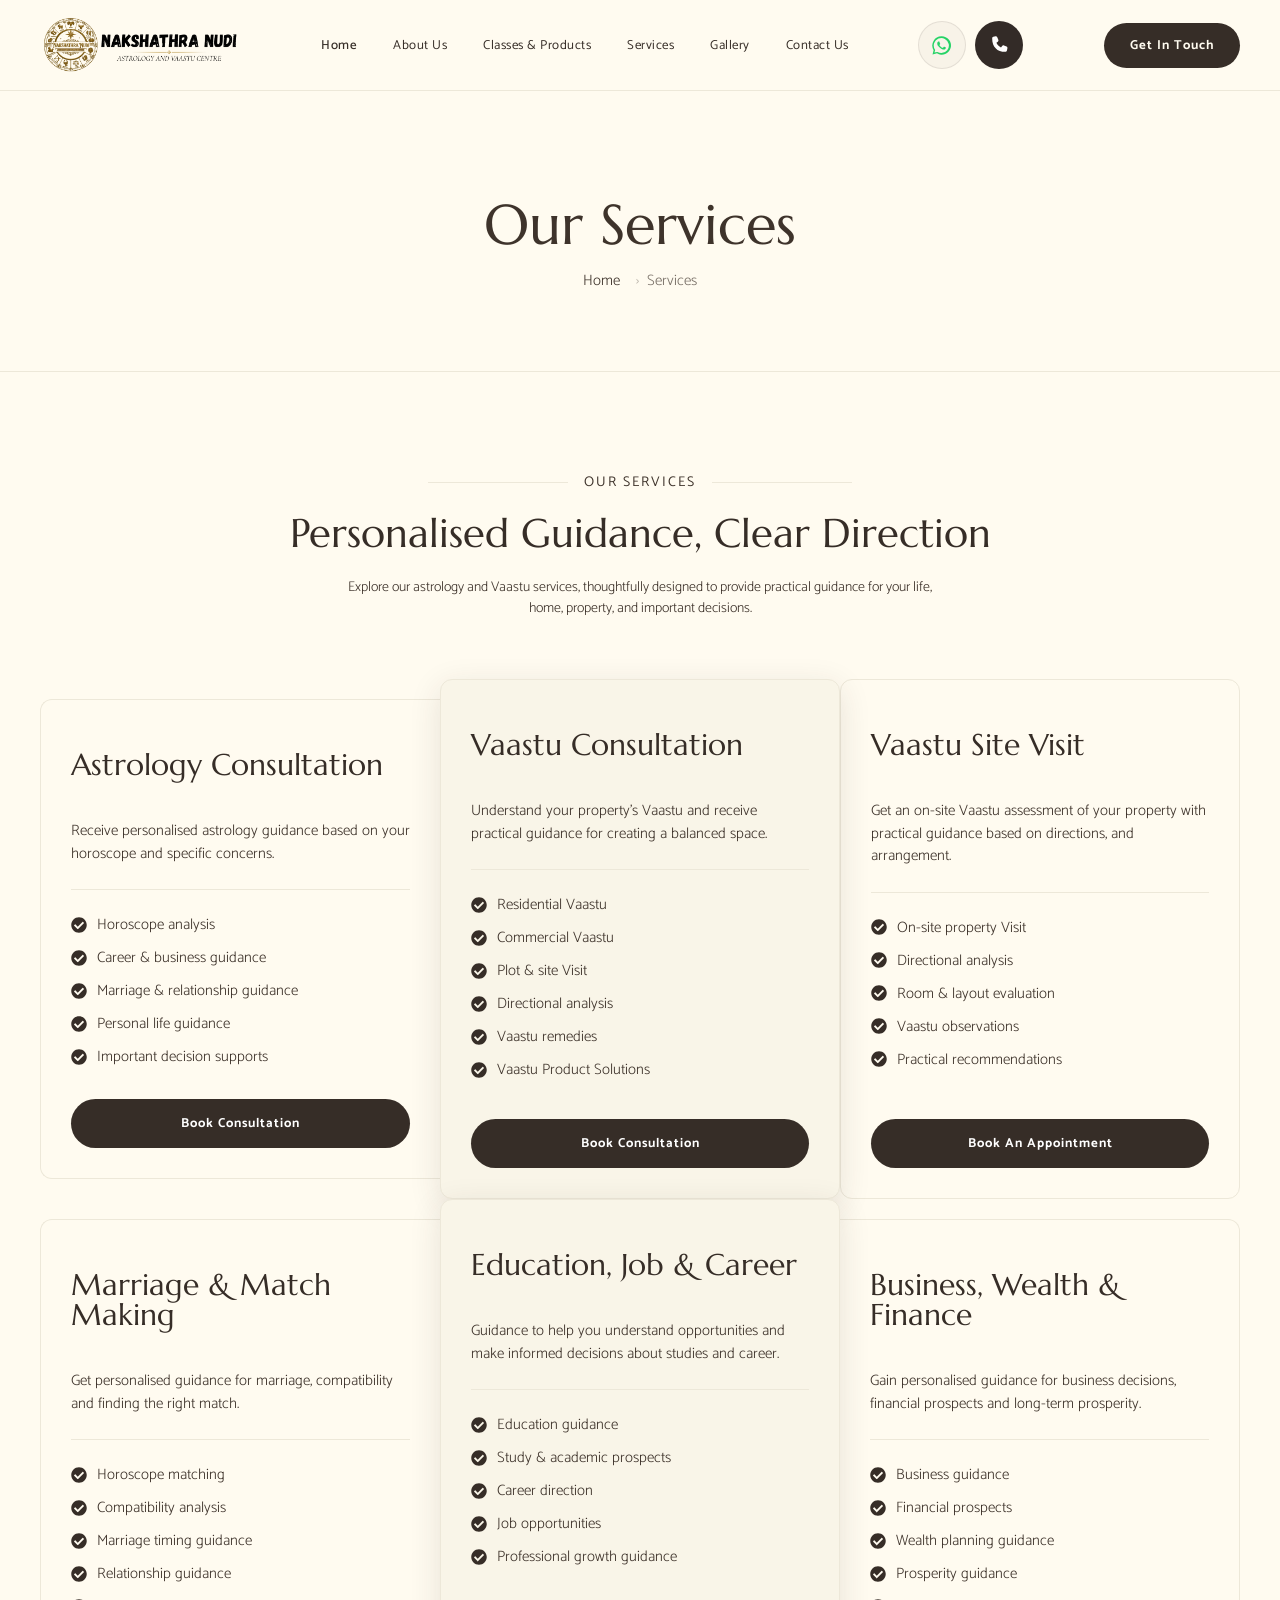
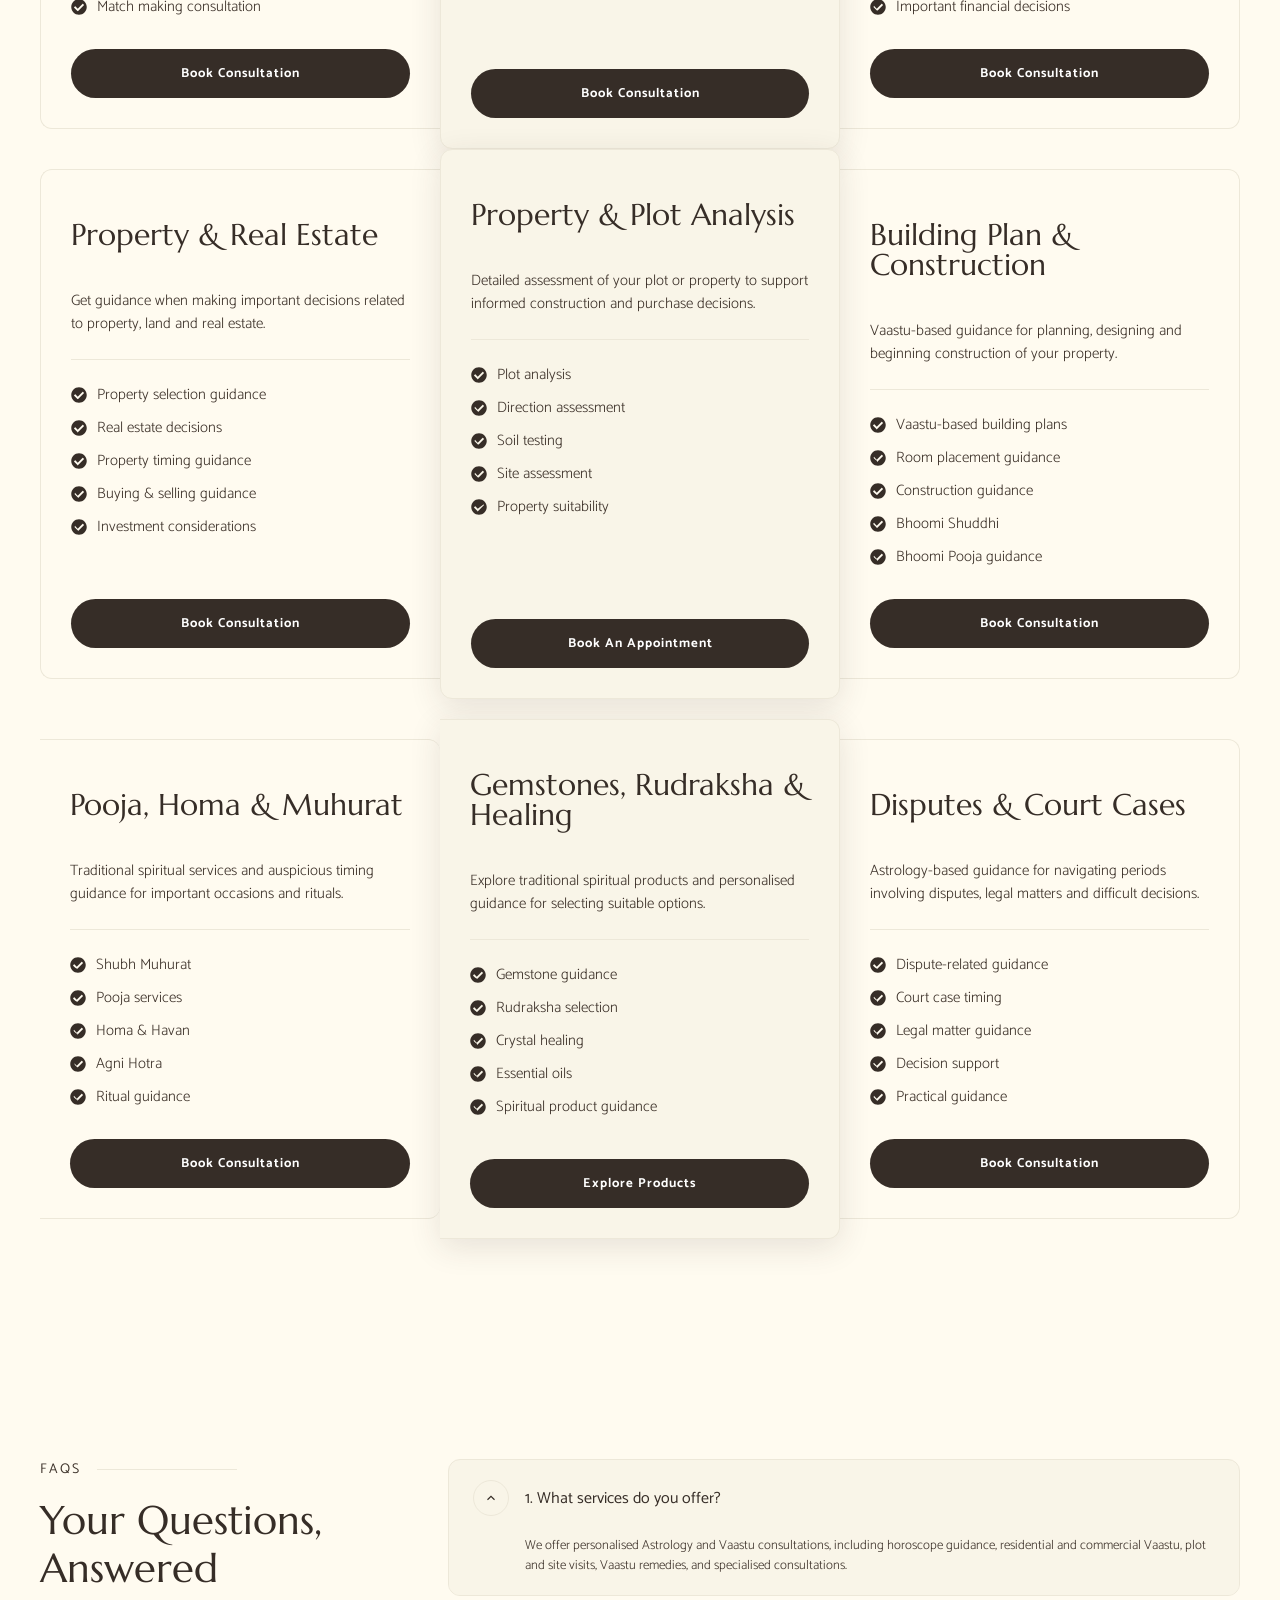
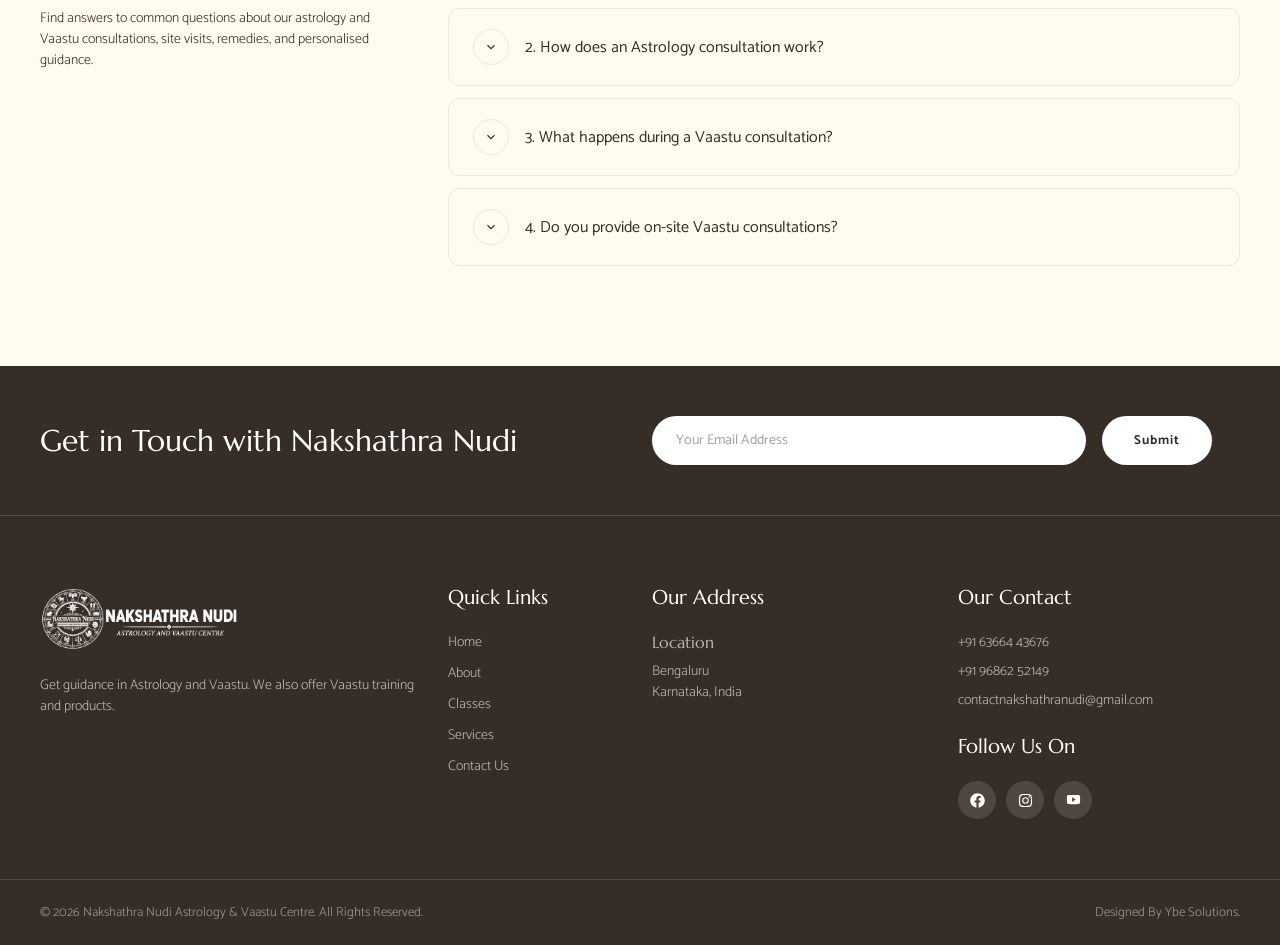
<file: services.html>
<!doctype html>
<html lang="en">

<head>
  <meta charset="UTF-8" />
  <link rel="icon" type="image/png" href="images/NNfevicon.png" />
  <meta name="viewport" content="width=device-width, initial-scale=1.0" />
  <title>Astrology & Vaastu Services in Bengaluru | Nakshathra Nudi</title>

  <!-- Bootstrap 5.3 -->
  <link rel="stylesheet" href="css/bootstrap.min.css" />

  <!-- Custom styles -->
  <link rel="stylesheet" href="css/main.css" />
  <link rel="stylesheet" href="css/glightbox.min.css" />
</head>

<body>
  <!-- ========================================================
       HEADER
       ======================================================== -->
  <header class="site-header">
    <div class="container">
      <div class="row align-items-center justify-content-between">
        <!-- Logo -->
        <div class="col-auto">
          <a href="index.html" class="site-header__logo">
            <img src="images/NN logo.png" alt="Nivaya" width="130" height="36" />
          </a>
        </div>

        <!-- Primary Navigation -->
        <div class="col-auto d-none d-xl-block">
          <nav aria-label="Primary">
            <ul class="site-nav">
              <li class="site-nav__item">
                <a href="index.html" class="site-nav__link active">Home</a>
              </li>
              <li class="site-nav__item">
                <a href="about-us.html" class="site-nav__link">About Us</a>
              </li>
              <li class="site-nav__item">
                <a href="classes.html" class="site-nav__link">Classes & Products
                  <!-- <span class="nav-arrow">&#8964;</span> -->
                </a>
                <!-- <ul class="site-nav__dropdown">
                  <li><a href="classes.html">Classes</a></li>
                  <li><a href="class-detail.html">Class Detail</a></li>
                </ul> -->
              </li>
              <li class="site-nav__item">
                <a href="services.html" class="site-nav__link">Services</a>
              </li>
              <li class="site-nav__item">
                <a href="gallery.html" class="site-nav__link">Gallery</a>
              </li>
              <li class="site-nav__item">
                <a href="contact.html" class="site-nav__link">Contact Us</a>
              </li>
            </ul>
          </nav>
        </div>

        <!-- WhatsApp -->
        <a href="https://wa.me/916366443676" target="_blank" rel="noopener" class="why-social whatsapp d-none d-xl-flex"
          aria-label="WhatsApp">

          <svg viewBox="0 0 32 32" aria-hidden="true">
            <path
              d="M16 3.2A12.8 12.8 0 0 0 5 22.5L3.5 28.5l6.2-1.6A12.8 12.8 0 1 0 16 3.2zm0 23.4c-2 0-4-.5-5.7-1.5l-.4-.2-3.7 1 1-3.6-.2-.4a10.5 10.5 0 1 1 8.9 4.7zm5.8-7.8c-.3-.2-1.8-.9-2.1-1-.3-.1-.5-.2-.7.2-.2.3-.8 1-1 1.2-.2.2-.4.2-.7.1-.3-.2-1.3-.5-2.4-1.5-.9-.8-1.5-1.8-1.7-2.1-.2-.3 0-.5.1-.6l.5-.6c.2-.2.2-.4.3-.6.1-.2 0-.4 0-.6-.1-.2-.7-1.7-.9-2.3-.2-.6-.5-.5-.7-.5h-.6c-.2 0-.5.1-.8.4-.3.3-1 1-1 2.5s1 2.9 1.2 3.1c.1.2 2 3.1 4.9 4.4.7.3 1.2.5 1.7.6.7.2 1.4.2 1.9.1.6-.1 1.8-.7 2-1.4.3-.7.3-1.3.2-1.4-.1-.2-.3-.3-.6-.4z" />
          </svg>
        </a>
       <!-- Call -->
        <a href="tel:+916366443676" class="why-social call d-none d-xl-flex" aria-label="Call +91 63664 43676">

          <svg viewBox="0 0 24 24" aria-hidden="true">
            <path
              d="M6.6 2.9 9 2.4c.7-.1 1.4.3 1.7 1l1.1 2.7c.3.7.1 1.5-.5 1.9L9.8 9.2c1 2.1 2.7 3.8 4.8 4.8l1.2-1.5c.4-.6 1.2-.8 1.9-.5l2.7 1.1c.7.3 1.1 1 .9 1.7l-.5 2.4c-.2.8-.9 1.4-1.7 1.4C10.6 18.6 5.4 13.4 5.4 4.6c0-.8.5-1.5 1.2-1.7z" />
          </svg>
        </a>

        <!-- CTA -->
        <div class="col-auto d-none d-xl-block">
          <a href="contact.html" class="btn-header">Get In Touch</a>
        </div>

        <!-- Mobile toggle -->
        <div class="col-auto d-xl-none">
          <button class="site-header__toggle" type="button" data-bs-toggle="offcanvas" data-bs-target="#mobileNav"
            aria-controls="mobileNav" aria-label="Open menu">
            <span></span>
            <span></span>
            <span></span>
          </button>
        </div>
      </div>
    </div>

    <!-- Mobile Navigation Offcanvas -->
    <div class="offcanvas offcanvas-end mobile-offcanvas" tabindex="-1" id="mobileNav" aria-labelledby="mobileNavLabel">
      <div class="offcanvas-header">
        <a href="index.html">
          <img src="images/NN logo.png" alt="NN" width="260" height="72" />
        </a>
        <button type="button" class="btn-close mobile-offcanvas__close" data-bs-dismiss="offcanvas"
          aria-label="Close"></button>
      </div>
      <div class="offcanvas-body">
        <ul class="mobile-nav">
          <li class="mobile-nav__item">
            <a href="index.html" class="mobile-nav__link active">Home</a>
          </li>
          <li class="mobile-nav__item">
            <a href="about-us.html" class="mobile-nav__link">About Us</a>
          </li>
          <li class="mobile-nav__item">
            <a href="classes.html" class="mobile-nav__link">Classes & Products</a>
          </li>
          <li class="mobile-nav__item">
            <a href="services.html" class="mobile-nav__link">Services</a>
          </li>
          <li class="mobile-nav__item">
            <a href="gallery.html" class="mobile-nav__link">Gallery</a>
          </li>
          <li class="mobile-nav__item">
            <a href="contact.html" class="mobile-nav__link">Contact Us</a>
          </li>
        </ul>
        <div class="mobile-offcanvas__cta">
          <a href="contact.html" class="btn-primary w-100 text-center">Get In Touch</a>
        </div>
      </div>
    </div>
  </header>

  <main>
    <!-- ========================================================
         PAGE HEADER
         ======================================================== -->
    <section class="page-header text-center" aria-label="Page Header">
      <div class="container">
        <h1 class="page-title">Our Services</h1>
        <nav aria-label="breadcrumb">
          <ol class="breadcrumb justify-content-center">
            <li class="breadcrumb-item">
              <a href="index.html" class="breadcrumb-link">Home</a>
            </li>
            <li class="breadcrumb-item active" aria-current="page">
              Services
            </li>
          </ol>
        </nav>
      </div>
    </section>

    <!-- ========================================================
         PRICING SECTION
         ======================================================== -->
    <section class="pricing-section" aria-label="Pricing">
      <div class="container">
        <!-- Section Header -->
        <div class="section-header section-header--center">
          <div class="section-label">
            <span class="section-label__line"></span>
            <span class="section-label__text">Our Services</span>
            <span class="section-label__line"></span>
          </div>
          <h2 class="section-title">Personalised Guidance, Clear Direction</h2>
          <p class="section-desc">
            Explore our astrology and Vaastu services, thoughtfully designed to provide practical guidance for your
            life, home, property, and important decisions.
          </p>
        </div>

        <div class="row g-0 pricing-row">
          <!-- Basic Package -->
          <div class="col-lg-4 col-12">
            <div class="pricing-card">
              <div class="pricing-card__price">
                <span class="pricing-card__amount">Astrology Consultation</span>
              </div>
              <p class="pricing-card__desc">
                Receive personalised astrology guidance based on your horoscope and specific concerns.
              </p>
              <ul class="pricing-card__features">
                <li>
                  <svg viewBox="0 0 512 512" aria-hidden="true">
                    <path
                      d="M504 256c0 136.967-111.033 248-248 248S8 392.967 8 256 119.033 8 256 8s248 111.033 248 248zM227.314 387.314l184-184c6.248-6.248 6.248-16.379 0-22.627l-22.627-22.627c-6.248-6.249-16.379-6.249-22.628 0L216 308.118l-70.059-70.059c-6.248-6.248-16.379-6.248-22.628 0l-22.627 22.627c-6.248 6.248-6.248 16.379 0 22.627l104 104c6.249 6.249 16.379 6.249 22.628.001z" />
                  </svg>
                  Horoscope analysis
                </li>
                <li>
                  <svg viewBox="0 0 512 512" aria-hidden="true">
                    <path
                      d="M504 256c0 136.967-111.033 248-248 248S8 392.967 8 256 119.033 8 256 8s248 111.033 248 248zM227.314 387.314l184-184c6.248-6.248 6.248-16.379 0-22.627l-22.627-22.627c-6.248-6.249-16.379-6.249-22.628 0L216 308.118l-70.059-70.059c-6.248-6.248-16.379-6.248-22.628 0l-22.627 22.627c-6.248 6.248-6.248 16.379 0 22.627l104 104c6.249 6.249 16.379 6.249 22.628.001z" />
                  </svg>
                  Career & business guidance
                </li>
                <li>
                  <svg viewBox="0 0 512 512" aria-hidden="true">
                    <path
                      d="M504 256c0 136.967-111.033 248-248 248S8 392.967 8 256 119.033 8 256 8s248 111.033 248 248zM227.314 387.314l184-184c6.248-6.248 6.248-16.379 0-22.627l-22.627-22.627c-6.248-6.249-16.379-6.249-22.628 0L216 308.118l-70.059-70.059c-6.248-6.248-16.379-6.248-22.628 0l-22.627 22.627c-6.248 6.248-6.248 16.379 0 22.627l104 104c6.249 6.249 16.379 6.249 22.628.001z" />
                  </svg>
                  Marriage & relationship guidance
                </li>
                <li>
                  <svg viewBox="0 0 512 512" aria-hidden="true">
                    <path
                      d="M504 256c0 136.967-111.033 248-248 248S8 392.967 8 256 119.033 8 256 8s248 111.033 248 248zM227.314 387.314l184-184c6.248-6.248 6.248-16.379 0-22.627l-22.627-22.627c-6.248-6.249-16.379-6.249-22.628 0L216 308.118l-70.059-70.059c-6.248-6.248-16.379-6.248-22.628 0l-22.627 22.627c-6.248 6.248-6.248 16.379 0 22.627l104 104c6.249 6.249 16.379 6.249 22.628.001z" />
                  </svg>
                  Personal life guidance
                </li>
                <li>
                  <svg viewBox="0 0 512 512" aria-hidden="true">
                    <path
                      d="M504 256c0 136.967-111.033 248-248 248S8 392.967 8 256 119.033 8 256 8s248 111.033 248 248zM227.314 387.314l184-184c6.248-6.248 6.248-16.379 0-22.627l-22.627-22.627c-6.248-6.249-16.379-6.249-22.628 0L216 308.118l-70.059-70.059c-6.248-6.248-16.379-6.248-22.628 0l-22.627 22.627c-6.248 6.248-6.248 16.379 0 22.627l104 104c6.249 6.249 16.379 6.249 22.628.001z" />
                  </svg>
                  Important decision supports
                </li>
              </ul>
              <a href="contact.html" class="pricing-card__btn">Book Consultation</a>
            </div>
          </div>

          <!-- Ultimate Package (Featured) -->
          <div class="col-lg-4 col-12">
            <div class="pricing-card pricing-card--featured">
              <!-- <h3 class="pricing-card__name">Vaastu Consultation</h3> -->
              <div class="pricing-card__price">
                <span class="pricing-card__amount">Vaastu Consultation</span>
                <!-- <span class="pricing-card__period">/Package</span> -->
              </div>
              <p class="pricing-card__desc">
                Understand your property's Vaastu and receive practical guidance for creating a balanced space.
              </p>
              <ul class="pricing-card__features">
                <li>
                  <svg viewBox="0 0 512 512" aria-hidden="true">
                    <path
                      d="M504 256c0 136.967-111.033 248-248 248S8 392.967 8 256 119.033 8 256 8s248 111.033 248 248zM227.314 387.314l184-184c6.248-6.248 6.248-16.379 0-22.627l-22.627-22.627c-6.248-6.249-16.379-6.249-22.628 0L216 308.118l-70.059-70.059c-6.248-6.248-16.379-6.248-22.628 0l-22.627 22.627c-6.248 6.248-6.248 16.379 0 22.627l104 104c6.249 6.249 16.379 6.249 22.628.001z" />
                  </svg>
                  Residential Vaastu
                </li>
                <li>
                  <svg viewBox="0 0 512 512" aria-hidden="true">
                    <path
                      d="M504 256c0 136.967-111.033 248-248 248S8 392.967 8 256 119.033 8 256 8s248 111.033 248 248zM227.314 387.314l184-184c6.248-6.248 6.248-16.379 0-22.627l-22.627-22.627c-6.248-6.249-16.379-6.249-22.628 0L216 308.118l-70.059-70.059c-6.248-6.248-16.379-6.248-22.628 0l-22.627 22.627c-6.248 6.248-6.248 16.379 0 22.627l104 104c6.249 6.249 16.379 6.249 22.628.001z" />
                  </svg>
                  Commercial Vaastu
                </li>
                <li>
                  <svg viewBox="0 0 512 512" aria-hidden="true">
                    <path
                      d="M504 256c0 136.967-111.033 248-248 248S8 392.967 8 256 119.033 8 256 8s248 111.033 248 248zM227.314 387.314l184-184c6.248-6.248 6.248-16.379 0-22.627l-22.627-22.627c-6.248-6.249-16.379-6.249-22.628 0L216 308.118l-70.059-70.059c-6.248-6.248-16.379-6.248-22.628 0l-22.627 22.627c-6.248 6.248-6.248 16.379 0 22.627l104 104c6.249 6.249 16.379 6.249 22.628.001z" />
                  </svg>
                  Plot & site Visit
                </li>
                <li>
                  <svg viewBox="0 0 512 512" aria-hidden="true">
                    <path
                      d="M504 256c0 136.967-111.033 248-248 248S8 392.967 8 256 119.033 8 256 8s248 111.033 248 248zM227.314 387.314l184-184c6.248-6.248 6.248-16.379 0-22.627l-22.627-22.627c-6.248-6.249-16.379-6.249-22.628 0L216 308.118l-70.059-70.059c-6.248-6.248-16.379-6.248-22.628 0l-22.627 22.627c-6.248 6.248-6.248 16.379 0 22.627l104 104c6.249 6.249 16.379 6.249 22.628.001z" />
                  </svg>
                  Directional analysis
                </li>
                <li>
                  <svg viewBox="0 0 512 512" aria-hidden="true">
                    <path
                      d="M504 256c0 136.967-111.033 248-248 248S8 392.967 8 256 119.033 8 256 8s248 111.033 248 248zM227.314 387.314l184-184c6.248-6.248 6.248-16.379 0-22.627l-22.627-22.627c-6.248-6.249-16.379-6.249-22.628 0L216 308.118l-70.059-70.059c-6.248-6.248-16.379-6.248-22.628 0l-22.627 22.627c-6.248 6.248-6.248 16.379 0 22.627l104 104c6.249 6.249 16.379 6.249 22.628.001z" />
                  </svg>
                  Vaastu remedies
                </li>
                <li>
                  <svg viewBox="0 0 512 512" aria-hidden="true">
                    <path
                      d="M504 256c0 136.967-111.033 248-248 248S8 392.967 8 256 119.033 8 256 8s248 111.033 248 248zM227.314 387.314l184-184c6.248-6.248 6.248-16.379 0-22.627l-22.627-22.627c-6.248-6.249-16.379-6.249-22.628 0L216 308.118l-70.059-70.059c-6.248-6.248-16.379-6.248-22.628 0l-22.627 22.627c-6.248 6.248-6.248 16.379 0 22.627l104 104c6.249 6.249 16.379 6.249 22.628.001z" />
                  </svg>
                  Vaastu Product Solutions
                </li>
              </ul>
              <a href="contact.html" class="pricing-card__btn">Book Consultation</a>
            </div>
          </div>

          <!-- Premium Package -->
          <div class="col-lg-4 col-12">
            <div class="pricing-card">
              <div class="pricing-card__price">
                <span class="pricing-card__amount">Vaastu Site Visit</span>
              </div>
              <p class="pricing-card__desc">
                Get an on-site Vaastu assessment of your property with practical guidance based on directions, and
                arrangement.
              </p>
              <ul class="pricing-card__features">
                <li>
                  <svg viewBox="0 0 512 512" aria-hidden="true">
                    <path
                      d="M504 256c0 136.967-111.033 248-248 248S8 392.967 8 256 119.033 8 256 8s248 111.033 248 248zM227.314 387.314l184-184c6.248-6.248 6.248-16.379 0-22.627l-22.627-22.627c-6.248-6.249-16.379-6.249-22.628 0L216 308.118l-70.059-70.059c-6.248-6.248-16.379-6.248-22.628 0l-22.627 22.627c-6.248 6.248-6.248 16.379 0 22.627l104 104c6.249 6.249 16.379 6.249 22.628.001z" />
                  </svg>
                  On-site property Visit
                </li>
                <li>
                  <svg viewBox="0 0 512 512" aria-hidden="true">
                    <path
                      d="M504 256c0 136.967-111.033 248-248 248S8 392.967 8 256 119.033 8 256 8s248 111.033 248 248zM227.314 387.314l184-184c6.248-6.248 6.248-16.379 0-22.627l-22.627-22.627c-6.248-6.249-16.379-6.249-22.628 0L216 308.118l-70.059-70.059c-6.248-6.248-16.379-6.248-22.628 0l-22.627 22.627c-6.248 6.248-6.248 16.379 0 22.627l104 104c6.249 6.249 16.379 6.249 22.628.001z" />
                  </svg>
                  Directional analysis
                </li>
                <li>
                  <svg viewBox="0 0 512 512" aria-hidden="true">
                    <path
                      d="M504 256c0 136.967-111.033 248-248 248S8 392.967 8 256 119.033 8 256 8s248 111.033 248 248zM227.314 387.314l184-184c6.248-6.248 6.248-16.379 0-22.627l-22.627-22.627c-6.248-6.249-16.379-6.249-22.628 0L216 308.118l-70.059-70.059c-6.248-6.248-16.379-6.248-22.628 0l-22.627 22.627c-6.248 6.248-6.248 16.379 0 22.627l104 104c6.249 6.249 16.379 6.249 22.628.001z" />
                  </svg>
                  Room & layout evaluation
                </li>
                <li>
                  <svg viewBox="0 0 512 512" aria-hidden="true">
                    <path
                      d="M504 256c0 136.967-111.033 248-248 248S8 392.967 8 256 119.033 8 256 8s248 111.033 248 248zM227.314 387.314l184-184c6.248-6.248 6.248-16.379 0-22.627l-22.627-22.627c-6.248-6.249-16.379-6.249-22.628 0L216 308.118l-70.059-70.059c-6.248-6.248-16.379-6.248-22.628 0l-22.627 22.627c-6.248 6.248-6.248 16.379 0 22.627l104 104c6.249 6.249 16.379 6.249 22.628.001z" />
                  </svg>
                  Vaastu observations
                </li>
                <li>
                  <svg viewBox="0 0 512 512" aria-hidden="true">
                    <path
                      d="M504 256c0 136.967-111.033 248-248 248S8 392.967 8 256 119.033 8 256 8s248 111.033 248 248zM227.314 387.314l184-184c6.248-6.248 6.248-16.379 0-22.627l-22.627-22.627c-6.248-6.249-16.379-6.249-22.628 0L216 308.118l-70.059-70.059c-6.248-6.248-16.379-6.248-22.628 0l-22.627 22.627c-6.248 6.248-6.248 16.379 0 22.627l104 104c6.249 6.249 16.379 6.249 22.628.001z" />
                  </svg>
                  Practical recommendations
                </li>
              </ul>
              <a href="contact.html" class="pricing-card__btn">Book An Appointment</a>
            </div>
          </div>

          <div class="row g-0 pricing-row">

            <!-- Marriage & Match Making -->
            <div class="col-lg-4 col-12">
              <div class="pricing-card">
                <div class="pricing-card__price">
                  <span class="pricing-card__amount">Marriage & Match Making</span>
                </div>

                <p class="pricing-card__desc">
                  Get personalised guidance for marriage, compatibility and finding the right match.
                </p>

                <ul class="pricing-card__features">
                  <li>
                    <svg viewBox="0 0 512 512" aria-hidden="true">
                      <path
                        d="M504 256c0 136.967-111.033 248-248 248S8 392.967 8 256 119.033 8 256 8s248 111.033 248 248zM227.314 387.314l184-184c6.248-6.248 6.248-16.379 0-22.627l-22.627-22.627c-6.248-6.249-16.379-6.249-22.628 0L216 308.118l-70.059-70.059c-6.248-6.248-16.379-6.248-22.628 0l-22.627 22.627c-6.248 6.248-6.248 16.379 0 22.627l104 104c6.249 6.249 16.379 6.249 22.628.001z" />
                    </svg>
                    Horoscope matching
                  </li>
                  <li>
                    <svg viewBox="0 0 512 512" aria-hidden="true">
                      <path
                        d="M504 256c0 136.967-111.033 248-248 248S8 392.967 8 256 119.033 8 256 8s248 111.033 248 248zM227.314 387.314l184-184c6.248-6.248 6.248-16.379 0-22.627l-22.627-22.627c-6.248-6.249-16.379-6.249-22.628 0L216 308.118l-70.059-70.059c-6.248-6.248-16.379-6.248-22.628 0l-22.627 22.627c-6.248 6.248-6.248 16.379 0 22.627l104 104c6.249 6.249 16.379 6.249 22.628.001z" />
                    </svg>
                    Compatibility analysis
                  </li>
                  <li>
                    <svg viewBox="0 0 512 512" aria-hidden="true">
                      <path
                        d="M504 256c0 136.967-111.033 248-248 248S8 392.967 8 256 119.033 8 256 8s248 111.033 248 248zM227.314 387.314l184-184c6.248-6.248 6.248-16.379 0-22.627l-22.627-22.627c-6.248-6.249-16.379-6.249-22.628 0L216 308.118l-70.059-70.059c-6.248-6.248-16.379-6.248-22.628 0l-22.627 22.627c-6.248 6.248-6.248 16.379 0 22.627l104 104c6.249 6.249 16.379 6.249 22.628.001z" />
                    </svg>
                    Marriage timing guidance
                  </li>
                  <li>
                    <svg viewBox="0 0 512 512" aria-hidden="true">
                      <path
                        d="M504 256c0 136.967-111.033 248-248 248S8 392.967 8 256 119.033 8 256 8s248 111.033 248 248zM227.314 387.314l184-184c6.248-6.248 6.248-16.379 0-22.627l-22.627-22.627c-6.248-6.249-16.379-6.249-22.628 0L216 308.118l-70.059-70.059c-6.248-6.248-16.379-6.248-22.628 0l-22.627 22.627c-6.248 6.248-6.248 16.379 0 22.627l104 104c6.249 6.249 16.379 6.249 22.628.001z" />
                    </svg>
                    Relationship guidance
                  </li>
                  <li>
                    <svg viewBox="0 0 512 512" aria-hidden="true">
                      <path
                        d="M504 256c0 136.967-111.033 248-248 248S8 392.967 8 256 119.033 8 256 8s248 111.033 248 248zM227.314 387.314l184-184c6.248-6.248 6.248-16.379 0-22.627l-22.627-22.627c-6.248-6.249-16.379-6.249-22.628 0L216 308.118l-70.059-70.059c-6.248-6.248-16.379-6.248-22.628 0l-22.627 22.627c-6.248 6.248-6.248 16.379 0 22.627l104 104c6.249 6.249 16.379 6.249 22.628.001z" />
                    </svg>
                    Match making consultation
                  </li>
                </ul>

                <a href="contact.html" class="pricing-card__btn">Book Consultation</a>
              </div>
            </div>


            <!-- Education, Job & Career -->
            <div class="col-lg-4 col-12">
              <div class="pricing-card pricing-card--featured">
                <div class="pricing-card__price">
                  <span class="pricing-card__amount">Education, Job & Career</span>
                </div>

                <p class="pricing-card__desc">
                  Guidance to help you understand opportunities and make informed decisions about studies and career.
                </p>

                <ul class="pricing-card__features">
                  <li>
                    <svg viewBox="0 0 512 512" aria-hidden="true">
                      <path
                        d="M504 256c0 136.967-111.033 248-248 248S8 392.967 8 256 119.033 8 256 8s248 111.033 248 248zM227.314 387.314l184-184c6.248-6.248 6.248-16.379 0-22.627l-22.627-22.627c-6.248-6.249-16.379-6.249-22.628 0L216 308.118l-70.059-70.059c-6.248-6.248-16.379-6.248-22.628 0l-22.627 22.627c-6.248 6.248-6.248 16.379 0 22.627l104 104c6.249 6.249 16.379 6.249 22.628.001z" />
                    </svg>
                    Education guidance
                  </li>
                  <li>
                    <svg viewBox="0 0 512 512" aria-hidden="true">
                      <path
                        d="M504 256c0 136.967-111.033 248-248 248S8 392.967 8 256 119.033 8 256 8s248 111.033 248 248zM227.314 387.314l184-184c6.248-6.248 6.248-16.379 0-22.627l-22.627-22.627c-6.248-6.249-16.379-6.249-22.628 0L216 308.118l-70.059-70.059c-6.248-6.248-16.379-6.248-22.628 0l-22.627 22.627c-6.248 6.248-6.248 16.379 0 22.627l104 104c6.249 6.249 16.379 6.249 22.628.001z" />
                    </svg>
                    Study & academic prospects
                  </li>
                  <li>
                    <svg viewBox="0 0 512 512" aria-hidden="true">
                      <path
                        d="M504 256c0 136.967-111.033 248-248 248S8 392.967 8 256 119.033 8 256 8s248 111.033 248 248zM227.314 387.314l184-184c6.248-6.248 6.248-16.379 0-22.627l-22.627-22.627c-6.248-6.249-16.379-6.249-22.628 0L216 308.118l-70.059-70.059c-6.248-6.248-16.379-6.248-22.628 0l-22.627 22.627c-6.248 6.248-6.248 16.379 0 22.627l104 104c6.249 6.249 16.379 6.249 22.628.001z" />
                    </svg>
                    Career direction
                  </li>
                  <li>
                    <svg viewBox="0 0 512 512" aria-hidden="true">
                      <path
                        d="M504 256c0 136.967-111.033 248-248 248S8 392.967 8 256 119.033 8 256 8s248 111.033 248 248zM227.314 387.314l184-184c6.248-6.248 6.248-16.379 0-22.627l-22.627-22.627c-6.248-6.249-16.379-6.249-22.628 0L216 308.118l-70.059-70.059c-6.248-6.248-16.379-6.248-22.628 0l-22.627 22.627c-6.248 6.248-6.248 16.379 0 22.627l104 104c6.249 6.249 16.379 6.249 22.628.001z" />
                    </svg>
                    Job opportunities
                  </li>
                  <li>
                    <svg viewBox="0 0 512 512" aria-hidden="true">
                      <path
                        d="M504 256c0 136.967-111.033 248-248 248S8 392.967 8 256 119.033 8 256 8s248 111.033 248 248zM227.314 387.314l184-184c6.248-6.248 6.248-16.379 0-22.627l-22.627-22.627c-6.248-6.249-16.379-6.249-22.628 0L216 308.118l-70.059-70.059c-6.248-6.248-16.379-6.248-22.628 0l-22.627 22.627c-6.248 6.248 6.248 0 0 22.627l104 104c6.249 6.249 6.249 16.379 0 22.628z" />
                    </svg>
                    Professional growth guidance
                  </li>
                </ul>

                <a href="contact.html" class="pricing-card__btn">Book Consultation</a>
              </div>
            </div>


            <!-- Business, Wealth & Finance -->
            <div class="col-lg-4 col-12">
              <div class="pricing-card">
                <div class="pricing-card__price">
                  <span class="pricing-card__amount">Business, Wealth & Finance</span>
                </div>

                <p class="pricing-card__desc">
                  Gain personalised guidance for business decisions, financial prospects and long-term prosperity.
                </p>

                <ul class="pricing-card__features">
                  <li>
                    <svg viewBox="0 0 512 512" aria-hidden="true">
                      <path
                        d="M504 256c0 136.967-111.033 248-248 248S8 392.967 8 256 119.033 8 256 8s248 111.033 248 248zM227.314 387.314l184-184c6.248-6.248 6.248-16.379 0-22.627l-22.627-22.627c-6.248-6.249-16.379-6.249-22.628 0L216 308.118l-70.059-70.059c-6.248-6.248-16.379-6.248-22.628 0l-22.627 22.627c-6.248 6.248-6.248 16.379 0 22.627l104 104c6.249 6.249 6.249 6.249 22.628.001z" />
                    </svg>
                    Business guidance
                  </li>
                  <li>
                    <svg viewBox="0 0 512 512" aria-hidden="true">
                      <path
                        d="M504 256c0 136.967-111.033 248-248 248S8 392.967 8 256 119.033 8 256 8s248 111.033 248 248zM227.314 387.314l184-184c6.248-6.248 6.248-16.379 0-22.627l-22.627-22.627c-6.248-6.249-16.379-6.249-22.628 0L216 308.118l-70.059-70.059c-6.248-6.248-16.379-6.248-22.628 0l-22.627 22.627c-6.248 6.248-6.248 16.379 0 22.627l104 104c6.249 6.249 6.249 16.379 0 22.628z" />
                    </svg>
                    Financial prospects
                  </li>
                  <li>
                    <svg viewBox="0 0 512 512" aria-hidden="true">
                      <path
                        d="M504 256c0 136.967-111.033 248-248 248S8 392.967 8 256 119.033 8 256 8s248 111.033 248 248zM227.314 387.314l184-184c6.248-6.248 6.248-16.379 0-22.627l-22.627-22.627c-6.248-6.249-16.379-6.249-22.628 0L216 308.118l-70.059-70.059c-6.248-6.248-16.379-6.248-22.628 0l-22.627 22.627c-6.248 6.248 6.248 0 0 22.627l104 104c6.249 6.249 6.249 16.379 0 22.628z" />
                    </svg>
                    Wealth planning guidance
                  </li>
                  <li>
                    <svg viewBox="0 0 512 512" aria-hidden="true">
                      <path
                        d="M504 256c0 136.967-111.033 248-248 248S8 392.967 8 256 119.033 8 256 8s248 111.033 248 248zM227.314 387.314l184-184c6.248-6.248 6.248-16.379 0-22.627l-22.627-22.627c-6.248-6.249-16.379-6.249-22.628 0L216 308.118l-70.059-70.059c-6.248-6.248-16.379-6.248-22.628 0l-22.627 22.627c-6.248 6.248 6.248 0 0 22.627l104 104c6.249 6.249 6.249 16.379 0 22.628z" />
                    </svg>
                    Prosperity guidance
                  </li>
                  <li>
                    <svg viewBox="0 0 512 512" aria-hidden="true">
                      <path
                        d="M504 256c0 136.967-111.033 248-248 248S8 392.967 8 256 119.033 8 256 8s248 111.033 248 248zM227.314 387.314l184-184c6.248-6.248 6.248-16.379 0-22.627l-22.627-22.627c-6.248-6.249-16.249-6.249-22.628 0L216 308.118l-70.059-70.059c-6.248-6.248-6.248-16.379-6.248-22.628l-22.627 22.627c-6.248 6.248-6.248 16.379 0 22.627l104 104c6.249 6.249 6.249 6.249 22.628.001z" />
                    </svg>
                    Important financial decisions
                  </li>
                </ul>

                <a href="contact.html" class="pricing-card__btn">Book Consultation</a>
              </div>
            </div>

          </div>

          <div class="row g-0 pricing-row">

            <!-- Property & Real Estate -->
            <div class="col-lg-4 col-12">
              <div class="pricing-card">
                <div class="pricing-card__price">
                  <span class="pricing-card__amount">Property & Real Estate</span>
                </div>

                <p class="pricing-card__desc">
                  Get guidance when making important decisions related to property, land and real estate.
                </p>

                <ul class="pricing-card__features">
                  <li><svg viewBox="0 0 512 512" aria-hidden="true">
                      <path
                        d="M504 256c0 136.967-111.033 248-248 248S8 392.967 8 256 119.033 8 256 8s248 111.033 248 248zM227.314 387.314l184-184c6.248-6.248 6.248-16.379 0-22.627l-22.627-22.627c-6.248-6.249-16.379-6.249-22.628 0L216 308.118l-70.059-70.059c-6.248-6.248-16.379-6.248-22.628 0l-22.627 22.627c-6.248 6.248-6.248 16.379 0 22.627l104 104c6.249 6.249 16.379 6.249 22.628.001z" />
                    </svg>Property selection guidance</li>
                  <li><svg viewBox="0 0 512 512" aria-hidden="true">
                      <path
                        d="M504 256c0 136.967-111.033 248-248 248S8 392.967 8 256 119.033 8 256 8s248 111.033 248 248zM227.314 387.314l184-184c6.248-6.248 6.248-16.379 0-22.627l-22.627-22.627c-6.248-6.249-16.379-6.249-22.628 0L216 308.118l-70.059-70.059c-6.248-6.248-16.379-6.248-22.628 0l-22.627 22.627c-6.248 6.248-6.248 16.379 0 22.627l104 104c6.249 6.249 6.249 16.379 6.249 22.628z" />
                    </svg>Real estate decisions</li>
                  <li><svg viewBox="0 0 512 512" aria-hidden="true">
                      <path
                        d="M504 256c0 136.967-111.033 248-248 248S8 392.967 8 256 119.033 8 256 8s248 111.033 248 248zM227.314 387.314l184-184c6.248-6.248 6.248-16.379 0-22.627l-22.627-22.627c-6.248-6.249-16.379-6.249-22.628 0L216 308.118l-70.059-70.059c-6.248-6.248-16.379-6.248-22.628 0l-22.627 22.627c-6.248 6.248 0 0 0 22.627l104 104c6.249 6.249 6.249 16.379 0 22.628z" />
                    </svg>Property timing guidance</li>
                  <li><svg viewBox="0 0 512 512" aria-hidden="true">
                      <path
                        d="M504 256c0 136.967-111.033 248-248 248S8 392.967 8 256 119.033 8 256 8s248 111.033 248 248zM227.314 387.314l184-184c6.248-6.248 6.248-16.379 0-22.627l-22.627-22.627c-6.248-6.249-16.379-6.249-22.628 0L216 308.118l-70.059-70.059c-6.248-6.248-6.248-16.379-6.248-22.628l-22.627 22.627c-6.248 6.248 6.248 0 0 22.627l104 104c6.249 6.249 6.249 16.379 0 22.628z" />
                    </svg>Buying & selling guidance</li>
                  <li><svg viewBox="0 0 512 512" aria-hidden="true">
                      <path
                        d="M504 256c0 136.967-111.033 248-248 248S8 392.967 8 256 119.033 8 256 8s248 111.033 248 248zM227.314 387.314l184-184c6.248-6.248 6.248-16.379 0-22.627l-22.627-22.627c-6.248-6.249-16.249-6.249-22.628 0L216 308.118l-70.059-70.059c-6.248-6.248-6.248-16.379-6.248-22.628l-22.627 22.627c-6.248 6.248 6.248 6.248 0 22.627l104 104c6.249 6.249 6.249 16.379 0 22.628z" />
                    </svg>Investment considerations</li>
                </ul>

                <a href="contact.html" class="pricing-card__btn">Book Consultation</a>
              </div>
            </div>


            <!-- Property Visit & Plot Analysis -->
            <div class="col-lg-4 col-12">
              <div class="pricing-card pricing-card--featured">
                <div class="pricing-card__price">
                  <span class="pricing-card__amount">Property & Plot Analysis</span>
                </div>

                <p class="pricing-card__desc">
                  Detailed assessment of your plot or property to support informed construction and purchase decisions.
                </p>

                <ul class="pricing-card__features">
                  <li><svg viewBox="0 0 512 512" aria-hidden="true">
                      <path
                        d="M504 256c0 136.967-111.033 248-248 248S8 392.967 8 256 119.033 8 256 8s248 111.033 248 248zM227.314 387.314l184-184c6.248-6.248 6.248-16.379 0-22.627l-22.627-22.627c-6.248-6.249-16.379-6.249-22.628 0L216 308.118l-70.059-70.059c-6.248-6.248-16.379-6.248-22.628 0l-22.627 22.627c-6.248 6.248-6.248 16.379 0 22.627l104 104c6.249 6.249 6.249 16.379 22.628.001z" />
                    </svg>Plot analysis</li>
                  <li><svg viewBox="0 0 512 512" aria-hidden="true">
                      <path
                        d="M504 256c0 136.967-111.033 248-248 248S8 392.967 8 256 119.033 8 256 8s248 111.033 248 248zM227.314 387.314l184-184c6.248-6.248 6.248-16.379 0-22.627l-22.627-22.627c-6.248-6.249-16.249-6.249-22.628 0L216 308.118l-70.059-70.059c-6.248-6.248-6.248-16.379-6.248-22.628l-22.627 22.627c-6.248 6.248-6.248 0 0 22.627l104 104c6.249 6.249 6.249 16.379 0 22.628z" />
                    </svg>Direction assessment</li>
                  <li><svg viewBox="0 0 512 512" aria-hidden="true">
                      <path
                        d="M504 256c0 136.967-111.033 248-248 248S8 392.967 8 256 119.033 8 256 8s248 111.033 248 248zM227.314 387.314l184-184c6.248-6.248 6.248-16.379 0-22.627l-22.627-22.627c-6.248-6.249-16.379-6.249-22.628 0L216 308.118l-70.059-70.059c-6.248-6.248-6.248-16.379-6.248-22.628l-22.627 22.627c-6.248 6.248-6.248 0 0 22.627l104 104c6.249 6.249 6.249 6.249 22.628.001z" />
                    </svg>Soil testing</li>
                  <li><svg viewBox="0 0 512 512" aria-hidden="true">
                      <path
                        d="M504 256c0 136.967-111.033 248-248 248S8 392.967 8 256 119.033 8 256 8s248 111.033 248 248zM227.314 387.314l184-184c6.248-6.248 6.248-16.379 0-22.627l-22.627-22.627c-6.248-6.249-16.379-6.249-22.628 0L216 308.118l-70.059-70.059c-6.248-6.248-6.248-16.379-6.248-22.628l-22.627 22.627c-6.248 6.248 6.248 6.248 0 22.627l104 104c6.249 6.249 6.249 6.249 22.628.001z" />
                    </svg>Site assessment</li>
                  <li><svg viewBox="0 0 512 512" aria-hidden="true">
                      <path
                        d="M504 256c0 136.967-111.033 248-248 248S8 392.967 8 256 119.033 8 256 8s248 111.033 248 248zM227.314 387.314l184-184c6.248-6.248 6.248-16.379 0-22.627c-6.248-6.249-16.379-6.249-22.628 0L216 308.118l-70.059-70.059c-6.248-6.248-16.379-6.248-22.628 0l-22.627 22.627c-6.248 6.248-6.248 16.379 0 22.627l104 104c6.249 6.249 6.249 16.379 0 22.628z" />
                    </svg>Property suitability</li>
                </ul>

                <a href="contact.html" class="pricing-card__btn">Book An Appointment</a>
              </div>
            </div>


            <!-- Building Plan & Construction Vaastu -->
            <div class="col-lg-4 col-12">
              <div class="pricing-card">
                <div class="pricing-card__price">
                  <span class="pricing-card__amount">Building Plan & Construction</span>
                </div>

                <p class="pricing-card__desc">
                  Vaastu-based guidance for planning, designing and beginning construction of your property.
                </p>

                <ul class="pricing-card__features">
                  <li><svg viewBox="0 0 512 512" aria-hidden="true">
                      <path
                        d="M504 256c0 136.967-111.033 248-248 248S8 392.967 8 256 119.033 8 256 8s248 111.033 248 248zM227.314 387.314l184-184c6.248-6.248 6.248-16.379 0-22.627l-22.627-22.627c-6.248-6.249-16.379-6.249-22.628 0L216 308.118l-70.059-70.059c-6.248-6.248-6.248-16.379-22.628 0l-22.627 22.627c-6.248 6.248-6.248 16.379 0 22.627l104 104c6.249 6.249 6.249 16.379 0 22.628z" />
                    </svg>Vaastu-based building plans</li>
                  <li><svg viewBox="0 0 512 512" aria-hidden="true">
                      <path
                        d="M504 256c0 136.967-111.033 248-248 248S8 392.967 8 256 119.033 8 256 8s248 111.033 248 248zM227.314 387.314l184-184c6.248-6.248 6.248-16.379 0-22.627l-22.627-22.627c-6.248-6.249-16.379-6.249-22.628 0L216 308.118l-70.059-70.059c-6.248-6.248-6.248-16.379-6.248-22.628l-22.627 22.627c-6.248 6.248 0 22.627 104 104c6.249 6.249 6.249 16.379 0 22.628z" />
                    </svg>Room placement guidance</li>
                  <li><svg viewBox="0 0 512 512" aria-hidden="true">
                      <path
                        d="M504 256c0 136.967-111.033 248-248 248S8 392.967 8 256 119.033 8 256 8s248 111.033 248 248zM227.314 387.314l184-184c6.248-6.248 6.248-16.379 0-22.627l-22.627-22.627c-6.248-6.249-16.379-6.249-22.628 0L216 308.118l-70.059-70.059c-6.248-6.248-6.248-16.379-22.628 0l-22.627 22.627c-6.248 6.248 0 22.627 104 104c6.249 6.249 6.249 16.379 0 22.628z" />
                    </svg>Construction guidance</li>
                  <li><svg viewBox="0 0 512 512" aria-hidden="true">
                      <path
                        d="M504 256c0 136.967-111.033 248-248 248S8 392.967 8 256 119.033 8 256 8s248 111.033 248 248zM227.314 387.314l184-184c6.248-6.248 6.248-16.379 0-22.627l-22.627-22.627c-6.248-6.249-16.249-6.249-22.628 0L216 308.118l-70.059-70.059c-6.248-6.248-6.248-16.379-16.248-22.628l-22.627 22.627c-6.248 6.248 6.248 6.248 0 22.627l104 104c6.249 6.249 6.249 16.379 0 22.628z" />
                    </svg>Bhoomi Shuddhi</li>
                  <li><svg viewBox="0 0 512 512" aria-hidden="true">
                      <path
                        d="M504 256c0 136.967-111.033 248-248 248S8 392.967 8 256 119.033 8 256 8s248 111.033 248 248zM227.314 387.314l184-184c6.248-6.248 6.248-16.379 0-22.627l-22.627-22.627c-6.248-6.249-16.379-6.249-22.628 0L216 308.118l-70.059-70.059c-6.248-6.248-6.248-16.379-6.248-22.628l-22.627 22.627c-6.248 6.248 0 22.627 104 104c6.249 6.249 6.249 16.379 0 22.628z" />
                    </svg>Bhoomi Pooja guidance</li>
                </ul>

                <a href="contact.html" class="pricing-card__btn">Book Consultation</a>
              </div>
            </div>

          </div>

          <div class="row g-0 pricing-row">

            <!-- Pooja, Homa & Muhurat -->
            <div class="col-lg-4 col-12">
              <div class="pricing-card">
                <div class="pricing-card__price">
                  <span class="pricing-card__amount">Pooja, Homa & Muhurat</span>
                </div>

                <p class="pricing-card__desc">
                  Traditional spiritual services and auspicious timing guidance for important occasions and rituals.
                </p>

                <ul class="pricing-card__features">
                  <li><svg viewBox="0 0 512 512" aria-hidden="true">
                      <path
                        d="M504 256c0 136.967-111.033 248-248 248S8 392.967 8 256 119.033 8 256 8s248 111.033 248 248zM227.314 387.314l184-184c6.248-6.248 6.248-16.379 0-22.627l-22.627-22.627c-6.248-6.249-16.379-6.249-22.628 0L216 308.118l-70.059-70.059c-6.248-6.248-6.248-16.379-22.628 0l-22.627 22.627c-6.248 6.248 0 22.627 104 104c6.249 6.249 6.249 6.249 22.628.001z" />
                    </svg>Shubh Muhurat</li>
                  <li><svg viewBox="0 0 512 512" aria-hidden="true">
                      <path
                        d="M504 256c0 136.967-111.033 248-248 248S8 392.967 8 256 119.033 8 256 8s248 111.033 248 248zM227.314 387.314l184-184c6.248-6.248 6.248-16.379 0-22.627l-22.627-22.627c-6.248-6.249-16.379-6.249-22.628 0L216 308.118l-70.059-70.059c-6.248-6.248-6.248-16.379-22.628 0l-22.627 22.627c-6.248 6.248 0 22.627 104 104c6.249 6.249 6.249 6.249 22.628.001z" />
                    </svg>Pooja services</li>
                  <li><svg viewBox="0 0 512 512" aria-hidden="true">
                      <path
                        d="M504 256c0 136.967-111.033 248-248 248S8 392.967 8 256 119.033 8 256 8s248 111.033 248 248zM227.314 387.314l184-184c6.248-6.248 6.248-16.379 0-22.627l-22.627-22.627c-6.248-6.249-16.379-6.249-22.628 0L216 308.118l-70.059-70.059c-6.248-6.248-6.248-16.379-6.248-22.628l-22.627 22.627c-6.248 6.248 0 22.627 104 104c6.249 6.249 6.249 6.249 22.628.001z" />
                    </svg>Homa & Havan</li>
                  <li><svg viewBox="0 0 512 512" aria-hidden="true">
                      <path
                        d="M504 256c0 136.967-111.033 248-248 248S8 392.967 8 256 119.033 8 256 8s248 111.033 248 248zM227.314 387.314l184-184c6.248-6.248 6.248-16.379 0-22.627l-22.627-22.627c-6.248-6.249-16.379-6.249-22.628 0L216 308.118l-70.059-70.059c-6.248-6.248-6.248-16.379-0 22.627c6.248 6.248 0 22.627 104 104c6.249 6.249 6.249 16.379 0 22.628z" />
                    </svg>Agni Hotra</li>
                  <li><svg viewBox="0 0 512 512" aria-hidden="true">
                      <path
                        d="M504 256c0 136.967-111.033 248-248 248S8 392.967 8 256 119.033 8 256 8s248 111.033 248 248zM227.314 387.314l184-184c6.248-6.248 6.248-16.379 0-22.627l-22.627-22.627c-6.248-6.249-16.379-6.249-22.628 0L216 308.118l-70.059-70.059c-6.248-6.248-6.248-16.379-6.248-22.628l-22.627 22.627c-6.248 6.248 0 22.627 104 104c6.249 6.249 6.249 6.249 22.628.001z" />
                    </svg>Ritual guidance</li>
                </ul>

                <a href="contact.html" class="pricing-card__btn">Book Consultation</a>
              </div>
            </div>


            <!-- Gemstones, Rudraksha & Healing -->
            <div class="col-lg-4 col-12">
              <div class="pricing-card pricing-card--featured">
                <div class="pricing-card__price">
                  <span class="pricing-card__amount">Gemstones, Rudraksha & Healing</span>
                </div>

                <p class="pricing-card__desc">
                  Explore traditional spiritual products and personalised guidance for selecting suitable options.
                </p>

                <ul class="pricing-card__features">
                  <li><svg viewBox="0 0 512 512" aria-hidden="true">
                      <path
                        d="M504 256c0 136.967-111.033 248-248 248S8 392.967 8 256 119.033 8 256 8s248 111.033 248 248zM227.314 387.314l184-184c6.248-6.248 6.248-16.379 0-22.627l-22.627-22.627c-6.248-6.249-16.379-6.249-22.628 0L216 308.118l-70.059-70.059c-6.248-6.248-6.248-16.379-22.628 0l-22.627 22.627c-6.248 6.248 0 22.627 104 104c6.249 6.249 6.249 6.249 22.628.001z" />
                    </svg>Gemstone guidance</li>
                  <li><svg viewBox="0 0 512 512" aria-hidden="true">
                      <path
                        d="M504 256c0 136.967-111.033 248-248 248S8 392.967 8 256 119.033 8 256 8s248 111.033 248 248zM227.314 387.314l184-184c6.248-6.248 6.248-16.379 0-22.627l-22.627-22.627c-6.248-6.249-16.379-6.249-22.628 0L216 308.118l-70.059-70.059c-6.248-6.248-6.248-16.379-22.628 0l-22.627 22.627c-6.248 6.248 0 22.627 104 104c6.249 6.249 6.249 16.379 0 22.628z" />
                    </svg>Rudraksha selection</li>
                  <li><svg viewBox="0 0 512 512" aria-hidden="true">
                      <path
                        d="M504 256c0 136.967-111.033 248-248 248S8 392.967 8 256 119.033 8 256 8s248 111.033 248 248zM227.314 387.314l184-184c6.248-6.248 6.248-16.379 0-22.627l-22.627-22.627c-6.248-6.249-16.379-6.249-22.628 0L216 308.118l-70.059-70.059c-6.248-6.248-6.248-16.379-6.248-22.628l-22.627 22.627c-6.248 6.248 0 22.627 104 104c6.249 6.249 6.249 16.379 0 22.628z" />
                    </svg>Crystal healing</li>
                  <li><svg viewBox="0 0 512 512" aria-hidden="true">
                      <path
                        d="M504 256c0 136.967-111.033 248-248 248S8 392.967 8 256 119.033 8 256 8s248 111.033 248 248zM227.314 387.314l184-184c6.248-6.248 6.248-16.379 0-22.627l-22.627-22.627c-6.248-6.249-16.379-6.249-22.628 0L216 308.118l-70.059-70.059c-6.248-6.248-6.248-16.379-6.248-22.628l-22.627 22.627c-6.248 6.248 0 22.627 104 104c6.249 6.249 6.249 6.249 22.628.001z" />
                    </svg>Essential oils</li>
                  <li><svg viewBox="0 0 512 512" aria-hidden="true">
                      <path
                        d="M504 256c0 136.967-111.033 248-248 248S8 392.967 8 256 119.033 8 256 8s248 111.033 248 248zM227.314 387.314l184-184c6.248-6.248 6.248-16.379 0-22.627l-22.627-22.627c-6.248-6.249-16.379-6.249-22.628 0L216 308.118l-70.059-70.059c-6.248-6.248-6.248-16.379-6.248-22.628l-22.627 22.627c-6.248 6.248 0 22.627 104 104c6.249 6.249 6.249 16.379 0 22.628z" />
                    </svg>Spiritual product guidance</li>
                </ul>

                <a href="classes.html" class="pricing-card__btn">Explore Products</a>
              </div>
            </div>


            <!-- Disputes & Court Cases -->
            <div class="col-lg-4 col-12">
              <div class="pricing-card">
                <div class="pricing-card__price">
                  <span class="pricing-card__amount">Disputes & Court Cases</span>
                </div>

                <p class="pricing-card__desc">
                  Astrology-based guidance for navigating periods involving disputes, legal matters and difficult
                  decisions.
                </p>

                <ul class="pricing-card__features">
                  <li><svg viewBox="0 0 512 512" aria-hidden="true">
                      <path
                        d="M504 256c0 136.967-111.033 248-248 248S8 392.967 8 256 119.033 8 256 8s248 111.033 248 248zM227.314 387.314l184-184c6.248-6.248 6.248-16.379 0-22.627l-22.627-22.627c-6.248-6.249-16.379-6.249-22.628 0L216 308.118l-70.059-70.059c-6.248-6.248-6.248-16.379-22.628 0l-22.627 22.627c-6.248 6.248 0 22.627 104 104c6.249 6.249 6.249 6.249 22.628.001z" />
                    </svg>Dispute-related guidance</li>
                  <li><svg viewBox="0 0 512 512" aria-hidden="true">
                      <path
                        d="M504 256c0 136.967-111.033 248-248 248S8 392.967 8 256 119.033 8 256 8s248 111.033 248 248zM227.314 387.314l184-184c6.248-6.248 6.248-16.379 0-22.627l-22.627-22.627c-6.248-6.249-16.249-6.249-22.628 0L216 308.118l-70.059-70.059c-6.248-6.248-6.248-16.379-6.248-22.628l-22.627 22.627c-6.248 6.248 0 22.627 104 104c6.249 6.249 6.249 16.379 0 22.628z" />
                    </svg>Court case timing</li>
                  <li><svg viewBox="0 0 512 512" aria-hidden="true">
                      <path
                        d="M504 256c0 136.967-111.033 248-248 248S8 392.967 8 256 119.033 8 256 8s248 111.033 248 248zM227.314 387.314l184-184c6.248-6.248 6.248-16.379 0-22.627l-22.627-22.627c-6.248-6.249-16.249-6.249-22.628 0L216 308.118l-70.059-70.059c-6.248-6.248-6.248-16.379-6.248-22.628l-22.627 22.627c-6.248 6.248 0 22.627 104 104c6.249 6.249 6.249 16.379 0 22.628z" />
                    </svg>Legal matter guidance</li>
                  <li><svg viewBox="0 0 512 512" aria-hidden="true">
                      <path
                        d="M504 256c0 136.967-111.033 248-248 248S8 392.967 8 256 119.033 8 256 8s248 111.033 248 248zM227.314 387.314l184-184c6.248-6.248 6.248-16.379 0-22.627l-22.627-22.627c-6.248-6.249-16.249-6.249-22.628 0L216 308.118l-70.059-70.059c-6.248-6.248-16.379-6.248-16.379-22.628l-22.627 22.627c-6.248 6.248 0 22.627 104 104c6.249 6.249 6.249 0 22.628z" />
                    </svg>Decision support</li>
                  <li><svg viewBox="0 0 512 512" aria-hidden="true">
                      <path
                        d="M504 256c0 136.967-111.033 248-248 248S8 392.967 8 256 119.033 8 256 8s248 111.033 248 248zM227.314 387.314l184-184c6.248-6.248 6.248-16.379 0-22.627l-22.627-22.627c-6.248-6.249-16.249-6.249-22.628 0L216 308.118l-70.059-70.059c-6.248-6.248-6.248-16.379-6.248-22.628l-22.627 22.627c-6.248 6.248 6.248 0 0 22.627l104 104c6.249 6.249 6.249 16.379 0 22.628z" />
                    </svg>Practical guidance</li>
                </ul>

                <a href="contact.html" class="pricing-card__btn">Book Consultation</a>
              </div>
            </div>

          </div>


        </div>
    </section>

    <!-- ========================================================
         FAQ SECTION
         ======================================================== -->
    <section class="faq-section" aria-label="FAQs">
      <div class="container">
        <div class="row">
          <!-- Left: Header -->
          <div class="col-lg-4">
            <div class="faq-header">
              <div class="section-label section-label--left">
                <span class="section-label__text">FAQs</span>
                <span class="section-label__line section-label__line--short"></span>
              </div>
              <h2 class="section-title">Your Questions, Answered</h2>
              <p class="section-desc">
                Find answers to common questions about our astrology and Vaastu consultations, site visits, remedies,
                and personalised guidance.
              </p>
            </div>
          </div>

          <!-- Right: Accordion -->
          <div class="col-lg-8">
            <div class="faq-accordion" id="faqAccordion">
              <div class="faq-item faq-item--open">
                <button class="faq-item__question" aria-expanded="true" data-target="faq1">
                  <span class="faq-item__toggle">
                    <svg class="faq-item__icon" viewBox="0 0 24 24" fill="none" stroke="currentColor" stroke-width="2">
                      <polyline points="6 9 12 15 18 9" />
                    </svg>
                  </span>
                  <span class="faq-item__text">1. What services do you offer?</span>
                </button>
                <div class="faq-item__answer" id="faq1">
                  <p>
                    We offer personalised Astrology and Vaastu consultations, including horoscope guidance, residential
                    and commercial Vaastu, plot and site visits, Vaastu remedies, and specialised consultations.
                  </p>
                </div>
              </div>

              <div class="faq-item">
                <button class="faq-item__question" aria-expanded="false" data-target="faq2">
                  <span class="faq-item__toggle">
                    <svg class="faq-item__icon" viewBox="0 0 24 24" fill="none" stroke="currentColor" stroke-width="2">
                      <polyline points="6 9 12 15 18 9" />
                    </svg>
                  </span>
                  <span class="faq-item__text">2. How does an Astrology consultation work?</span>
                </button>
                <div class="faq-item__answer" id="faq2" style="display: none">
                  <p>
                    The consultation begins with an understanding of your concerns and requirements, followed by
                    horoscope analysis and personalised guidance based on your birth details.
                  </p>
                </div>
              </div>

              <div class="faq-item">
                <button class="faq-item__question" aria-expanded="false" data-target="faq3">
                  <span class="faq-item__toggle">
                    <svg class="faq-item__icon" viewBox="0 0 24 24" fill="none" stroke="currentColor" stroke-width="2">
                      <polyline points="6 9 12 15 18 9" />
                    </svg>
                  </span>
                  <span class="faq-item__text">3. What happens during a Vaastu consultation?</span>
                </button>
                <div class="faq-item__answer" id="faq3" style="display: none">
                  <p>
                    We assess the property's layout, directions, room placement, and other relevant Vaastu factors, then
                    provide practical recommendations suited to the property.
                  </p>
                </div>
              </div>

              <div class="faq-item">
                <button class="faq-item__question" aria-expanded="false" data-target="faq4">
                  <span class="faq-item__toggle">
                    <svg class="faq-item__icon" viewBox="0 0 24 24" fill="none" stroke="currentColor" stroke-width="2">
                      <polyline points="6 9 12 15 18 9" />
                    </svg>
                  </span>
                  <span class="faq-item__text">4. Do you provide on-site Vaastu consultations?</span>
                </button>
                <div class="faq-item__answer" id="faq4" style="display: none">
                  <p>
                    Yes. We provide plot and site visits for properties that require an in-person Vaastu assessment and
                    practical guidance.
                  </p>
                </div>
              </div>
            </div>
          </div>
        </div>
      </div>
    </section>

  </main>

  <!-- ========================================================
       FOOTER
       ======================================================== -->
  <footer class="site-footer" itemscope itemtype="https://schema.org/WPFooter">
    <!-- Newsletter Band -->
    <div class="footer-newsletter">
      <div class="container">
        <div class="row align-items-center justify-content-between">
          <div class="col-lg-auto">
            <h2 class="footer-newsletter__title">Get in Touch with Nakshathra Nudi</h2>
          </div>
          <div class="col-lg-6">
            <form class="footer-newsletter__form" action="#" method="post" novalidate>
              <label for="footer-email" class="visually-hidden">Email address</label>
              <input type="email" id="footer-email" name="email" class="footer-newsletter__input"
                placeholder="Your Email Address" required />
              <button type="submit" class="footer-newsletter__btn">
                Submit
              </button>
            </form>
          </div>
        </div>
      </div>
    </div>

    <!-- Main Footer Grid -->
    <div class="footer-main">
      <div class="container">
        <div class="row">
          <!-- Col 1: About -->
          <div class="col-lg-4 col-md-6 mb-4 mb-lg-0">
            <div class="footer-about">
              <img src="images/logofooter.png" alt="Nivaya" class="footer-about__logo" width="200" height="50" />
              <p class="footer-about__text">
                Get guidance in Astrology and Vaastu. We also offer Vaastu training and products.
              </p>
            </div>
          </div>

          <!-- Col 2: Quick Links -->
          <div class="col-lg-2 col-md-6 mb-4 mb-lg-0">
            <h3 class="footer-col__title">Quick Links</h3>
            <ul class="footer-links">
              <li><a href="index.html">Home</a></li>
              <li><a href="about-us.html">About</a></li>
              <li><a href="classes.html">Classes</a></li>
              <li><a href="services.html">Services</a></li>
              <li><a href="contact.html">Contact Us</a></li>
            </ul>
          </div>

          <!-- Col 3: Address -->
          <div class="col-lg-3 col-md-6 mb-4 mb-lg-0">
            <h3 class="footer-col__title">Our Address</h3>
            <p class="footer-address__label">Location</p>
            <p class="footer-address__value">
              Bengaluru<br />
              Karnataka, India
            </p>
          </div>

          <!-- Col 4: Contact + Social -->
          <div class="col-lg-3 col-md-6">
            <h3 class="footer-col__title">Our Contact</h3>
            <ul class="footer-contact__list">
              <li><a href="tel:+916366443676">+91 63664 43676</a></li>
              <li><a href="tel:+919686252149">+91 96862 52149</a></li>
              <li>
                <a href="mailto:contactnakshathranudi@gmail.com">contactnakshathranudi@gmail.com</a>
              </li>
            </ul>

            <h3 class="footer-col__title mt-4">Follow Us On</h3>
            <div class="footer-social__icons">
              <!-- Facebook -->
              <a href="https://www.facebook.com/people/Nakshathra-Nudi/61591831104723/" target="_blank"
                class="footer-social__link" aria-label="Facebook">
                <svg viewBox="0 0 512 512" aria-hidden="true">
                  <path
                    d="M504 256C504 119 393 8 256 8S8 119 8 256c0 123.78 90.69 226.38 209.25 245V327.69h-63V256h63v-54.64c0-62.15 37-96.48 93.67-96.48 27.14 0 55.52 4.84 55.52 4.84v61h-31.28c-30.8 0-40.41 19.12-40.41 38.73V256h68.78l-11 71.69h-57.78V501C413.31 482.38 504 379.78 504 256z" />
                </svg>
              </a>

              <!-- Twitter / X -->
              <a href="https://www.instagram.com/nakshathranudi" target="_blank" class="footer-social__link"
                aria-label="Instagram">
                <svg viewBox="0 0 448 512">
                  <path
                    d="M224.1 141c-63.6 0-114.9 51.3-114.9 114.9s51.3 114.9 114.9 114.9S339 319.5 339 255.9 287.7 141 224.1 141zm0 189.6c-41.1 0-74.7-33.5-74.7-74.7s33.5-74.7 74.7-74.7 74.7 33.5 74.7 74.7-33.6 74.7-74.7 74.7zm146.4-194.3c0 14.9-12 26.8-26.8 26.8-14.9 0-26.8-12-26.8-26.8s12-26.8 26.8-26.8 26.8 12 26.8 26.8zm76.1 27.2c-1.7-35.9-9.9-67.7-36.2-93.9-26.2-26.2-58-34.4-93.9-36.2-37-2.1-147.9-2.1-184.9 0-35.8 1.7-67.6 9.9-93.9 36.1s-34.4 58-36.2 93.9c-2.1 37-2.1 147.9 0 184.9 1.7 35.9 9.9 67.7 36.2 93.9s58 34.4 93.9 36.2c37 2.1 147.9 2.1 184.9 0 35.9-1.7 67.7-9.9 93.9-36.2 26.2-26.2 34.4-58 36.2-93.9 2.1-37 2.1-147.8 0-184.8zM398.8 388c-7.8 19.6-22.9 34.7-42.6 42.6-29.5 11.7-99.5 9-132.1 9s-102.7 2.6-132.1-9c-19.6-7.8-34.7-22.9-42.6-42.6-11.7-29.5-9-99.5-9-132.1s-2.6-102.7 9-132.1c7.8-19.6 22.9-34.7 42.6-42.6 29.5-11.7 99.5-9 132.1-9s102.7-2.6 132.1 9c19.6 7.8 34.7 22.9 42.6 42.6 11.7 29.5 9 99.5 9 132.1s2.7 102.7-9 132.1z" />
                </svg>
              </a>

              <!-- Instagram -->
              <a href="https://www.youtube.com/@NakshathraNudi" target="_blank" class="footer-social__link"
                aria-label="Youtube">
                <svg viewBox="0 0 448 512">
                  <path
                    d="M448 111.8c-5.3-19.7-20.8-35.3-40.5-40.6C371.7 64 224 64 224 64S76.3 64 40.5 71.2C20.8 76.5 5.3 92.1 0 111.8 0 147.6 0 222.5 0 222.5s0 74.9 0 110.7c5.3 19.7 20.8 35.3 40.5 40.6C76.3 380 224 380 224 380s147.7 0 183.5-7.2c19.7-5.3 35.2-20.8 40.5-40.6C448 297.4 448 222.5 448 222.5s0-74.9 0-110.7zM176 304V141l121 81.5L176 304z" />
                </svg>
              </a>

            </div>
          </div>
        </div>
      </div>
    </div>

    <!-- Copyright Bar -->
    <div class="footer-copyright">
      <div class="container">
        <div class="row align-items-center justify-content-between">
          <div class="col-md-auto">
            <p class="footer-copyright__text">
              © 2026 Nakshathra Nudi Astrology & Vaastu Centre. All Rights Reserved.
            </p>
          </div>
          <div class="col-md-auto">
            <p class="footer-copyright__text">
              Designed By Ybe Solutions.
            </p>
          </div>
        </div>
      </div>
    </div>
  </footer>

  <!-- Bootstrap JS -->
  <script src="js/bootstrap.bundle.min.js"></script>
  <!-- Custom JS -->
  <script src="js/glightbox.min.js"></script>
  <script src="js/main.js"></script>
</body>

</html>
</file>
<file: nivaya/css/main.css>
/* ============================================================
   Nivaya — Yoga Studio & Fitness
   main.css — Bootstrap 5.3 Static Build
   ============================================================ */

@import url("https://fonts.googleapis.com/css2?family=Marcellus&family=Catamaran:wght@300;400;500;700&display=swap");

/* ============================================================
   1. DESIGN TOKENS
   ============================================================ */
:root {
  /* Colors */
  --color-primary: #362d27;
  --color-secondary: #f9f5e8;
  --color-text: #3e332b;
  --color-accent: #fffbf0;
  --color-border: #ede8d9;
  --color-white: #ffffff;
  --color-overlay: rgba(0, 0, 0, 0.5);
  --color-primary-hover: #4d3f37;
  --color-star: #f5c842;

  /* Typography */
  --font-display: "Marcellus", Georgia, serif;
  --font-body: "Catamaran", sans-serif;

  --fs-hero: 80px;
  --fs-h2: 50px;
  --fs-h3: 40px;
  --fs-h4: 30px;
  --fs-h5: 24px;
  --fs-h6: 18px;
  --fs-base: 14px;

  --fw-light: 300;
  --fw-regular: 400;
  --fw-medium: 500;
  --fw-bold: 700;

  --lh-tight: 1.1em;
  --lh-snug: 1.2em;
  --lh-normal: 1.4em;
  --lh-relaxed: 1.5em;

  /* Spacing */
  --space-xs: 8px;
  --space-sm: 16px;
  --space-md: 24px;
  --space-lg: 40px;
  --space-xl: 60px;
  --space-2xl: 100px;

  /* Layout — CLAUDE.md: content column max width (inner), not including gutters */
  --container-max-width: 1290px;
  --container-padding-inline: 40px;
  --header-height: 90px;
  --hero-radius: 30px;

  /* Shadows */
  --shadow-sm: 0 4px 18px rgba(54, 45, 39, 0.25);
  --shadow-md: 0 8px 16px rgba(54, 45, 39, 0.06);
  --shadow-lg: 0 8px 32px rgba(54, 45, 39, 0.12);
}

/* ============================================================
   2. BASE RESET & GLOBAL
   ============================================================ */
*,
*::before,
*::after {
  box-sizing: border-box;
}

html {
  scroll-behavior: smooth;
}

body {
  font-family: var(--font-body);
  font-size: var(--fs-base);
  font-weight: var(--fw-light);
  color: var(--color-text);
  background-color: var(--color-accent);
  line-height: var(--lh-relaxed);
  margin: 0;
  padding: 0;
}

img {
  max-width: 100%;
  height: auto;
  display: block;
}

a {
  text-decoration: none;
  color: inherit;
}

/* ============================================================
   3. CONTAINER OVERRIDE (Bootstrap handles layout, we fine-tune max-width)
   ============================================================ */
.container {
  max-width: 1370px;
  padding-inline: 40px;
}

/* ============================================================
   4. SITE HEADER
   ============================================================ */
.site-header {
  position: relative;
  background-color: var(--color-accent);
  border-bottom: 1px solid var(--color-border);
  min-height: var(--header-height);
}

/* Bootstrap row handles layout, just ensure proper height */
.site-header .row {
  min-height: var(--header-height);
}

/* Logo */
.site-header__logo {
  display: block;
  flex-shrink: 0;
  width: 130px;
  line-height: 0;
}

.site-header__logo img {
  width: 100%;
  max-width: 130px;
  height: auto;
}

/* Nav */
.site-nav {
  display: flex;
  align-items: center;
  gap: 0;
  list-style: none;
  margin: 0;
  padding: 0;
}

.site-nav__item {
  position: relative;
}

.site-nav__link {
  display: flex;
  align-items: center;
  gap: 4px;
  padding: 8px 18px;
  font-family: var(--font-body);
  font-size: 13px;
  font-weight: var(--fw-regular);
  color: var(--color-primary);
  letter-spacing: 0.5px;
  transition: color 0.2s;
  white-space: nowrap;
}

.site-nav__link:hover,
.site-nav__link.active {
  color: var(--color-primary);
  font-weight: var(--fw-medium);
}

.site-nav__link .nav-arrow {
  font-size: 10px;
  opacity: 0.6;
}

/* Dropdown */
.site-nav__dropdown {
  position: absolute;
  top: calc(100% + 12px);
  left: 0;
  min-width: 200px;
  background: var(--color-white);
  border: none;
  border-radius: 12px;
  padding: 12px 0;
  list-style: none;
  margin: 0;
  opacity: 0;
  visibility: hidden;
  transform: translateY(8px);
  transition:
    opacity 0.2s,
    transform 0.2s,
    visibility 0.2s;
  z-index: 200;
  box-shadow: var(--shadow-lg);
}

.site-nav__item:hover .site-nav__dropdown {
  opacity: 1;
  visibility: visible;
  transform: translateY(0);
}

.site-nav__dropdown a {
  display: block;
  padding: 10px 24px;
  font-size: var(--fs-base);
  font-weight: var(--fw-regular);
  color: var(--color-text);
  text-decoration: none;
  transition: color 0.15s;
}

.site-nav__dropdown a:hover,
.site-nav__dropdown a.active {
  color: var(--color-primary);
  font-weight: var(--fw-medium);
}

/* CTA button */
.btn-header {
  display: inline-flex;
  align-items: center;
  padding: 12px 26px;
  font-family: var(--font-body);
  font-size: 13px;
  font-weight: var(--fw-bold);
  letter-spacing: 1px;
  color: var(--color-accent);
  background-color: var(--color-primary);
  border: none;
  border-radius: 50px;
  cursor: pointer;
  transition:
    background 0.25s,
    color 0.25s,
    box-shadow 0.25s;
  white-space: nowrap;
  flex-shrink: 0;
}

.btn-header:hover {
  background-color: var(--color-primary-hover);
  color: var(--color-white);
  box-shadow: var(--shadow-sm);
}

/* Mobile hamburger */
.site-header__toggle {
  display: flex;
  background: none;
  border: none;
  cursor: pointer;
  flex-direction: column;
  gap: 5px;
  padding: 4px;
}

.site-header__toggle span {
  display: block;
  width: 24px;
  height: 2px;
  background: var(--color-primary);
  border-radius: 2px;
}

/* Mobile Offcanvas */
.mobile-offcanvas {
  background-color: var(--color-accent);
}

.mobile-offcanvas__close {
  opacity: 1;
  color: var(--color-primary);
}

.mobile-offcanvas__close:focus {
  box-shadow: none;
}

.mobile-nav {
  list-style: none;
  padding: 0;
  margin: 0;
  display: flex;
  flex-direction: column;
  gap: 8px;
}

.mobile-nav__item {
  border-bottom: 1px solid var(--color-border);
}

.mobile-nav__link {
  display: flex;
  justify-content: space-between;
  align-items: center;
  padding: 12px 0;
  font-family: var(--font-display);
  font-size: var(--fs-h6);
  color: var(--color-text);
  text-decoration: none;
}

.mobile-nav__link.active,
.mobile-nav__link:hover {
  color: var(--color-primary);
}

.mobile-nav__link[aria-expanded="true"] .nav-arrow {
  transform: rotate(180deg);
}

.mobile-nav__link .nav-arrow {
  font-size: var(--fs-base);
  transition: transform 0.3s ease;
}

.mobile-nav__dropdown {
  list-style: none;
  padding: 0 0 16px 16px;
  margin: 0;
  display: flex;
  flex-direction: column;
  gap: 12px;
}

.mobile-nav__dropdown a {
  display: block;
  padding: 10px 0;
  font-family: var(--font-display);
  font-size: var(--fs-h6);
  color: var(--color-text);
  text-decoration: none;
}

.mobile-nav__dropdown a:hover {
  color: var(--color-primary);
}

.mobile-offcanvas__cta {
  margin-top: 32px;
}

/* ============================================================
   5. HERO SECTION
   ============================================================ */
.hero-section {
  background-color: var(--color-accent);
  /* Horizontal width from .container-site (1290px); vertical rhythm only here */
  padding-block: 30px;
  padding-inline: 0;
}

/* Hero card — full width, rounded, tall */
.hero-card {
  position: relative;
  min-height: 80vh;
  border-radius: var(--hero-radius);
  overflow: hidden;
  background-image: url("../images/hero-bg.jpg");
  background-position: center center;
  background-repeat: no-repeat;
  background-size: cover;
  display: flex;
  flex-direction: column;
  justify-content: flex-end;
}

.hero-card__overlay {
  position: absolute;
  inset: 0;
  background: linear-gradient(
    to top,
    rgba(0, 0, 0, 0.65) 0%,
    rgba(0, 0, 0, 0.3) 50%,
    rgba(0, 0, 0, 0.1) 100%
  );
}

.hero-card__content {
  position: relative;
  z-index: 1;
  padding: 50px 60px;
}

.hero-tagline {
  display: flex;
  align-items: center;
  gap: 14px;
  font-family: var(--font-body);
  font-size: 12px;
  font-weight: var(--fw-bold);
  letter-spacing: 2px;
  text-transform: uppercase;
  color: rgba(255, 255, 255, 0.8);
  margin: 0 0 18px;
}

.hero-tagline__divider {
  width: 50px;
  height: 1px;
  background: rgba(255, 255, 255, 0.5);
  flex-shrink: 0;
}

.hero-title {
  font-family: var(--font-display);
  font-size: clamp(44px, 5.2vw, var(--fs-hero));
  font-weight: var(--fw-regular);
  line-height: var(--lh-tight);
  color: var(--color-white);
  margin: 0;
}

/* Right column content wrapper */
.hero-aside {
  display: flex;
  flex-direction: column;
  align-items: flex-start;
  gap: 22px;
}

.hero-card__desc {
  font-family: var(--font-body);
  font-size: var(--fs-base);
  font-weight: var(--fw-light);
  color: rgba(255, 255, 255, 0.75);
  line-height: var(--lh-relaxed);
  margin: 0;
}

.hero-card__meta {
  display: flex;
  align-items: center;
  gap: 12px;
}

.hero-avatars {
  display: flex;
  align-items: center;
}

.hero-avatars__img {
  width: 36px;
  height: 36px;
  border-radius: 50%;
  object-fit: cover;
  border: 2px solid var(--color-white);
  margin-left: -10px;
}

.hero-avatars__img:first-child {
  margin-left: 0;
}

.hero-rating {
  display: flex;
  flex-direction: column;
  gap: 2px;
}

.hero-rating__stars {
  display: flex;
  gap: 4px;
  color: var(--color-star);
  font-size: var(--fs-h6);
  letter-spacing: 2px;
}

.hero-rating__label {
  font-family: var(--font-body);
  font-size: var(--fs-base);
  letter-spacing: 0.5px;
  color: var(--color-text);
}

.hero-rating__label--light {
  color: var(--color-white);
}

/* Brand partners — below the hero card */
.hero-partners {
  padding-top: 60px;
  padding-bottom: 80px;
  text-align: center;
}

.hero-partners__title {
  font-family: var(--font-display);
  font-size: var(--fs-h6);
  font-weight: var(--fw-regular);
  line-height: var(--lh-normal);
  color: var(--color-primary);
  margin: 0 0 28px;
}

.hero-partners__logos {
  display: flex;
  align-items: center;
  justify-content: center;
  gap: 16px;
  flex-wrap: wrap;
}

.hero-partners__logo {
  display: flex;
  align-items: center;
  justify-content: center;
  height: 80px;
  padding: 20px 32px;
  background-color: var(--color-accent);
  border: 1px solid var(--color-border);
  border-radius: 12px;
  transition:
    border-color 0.2s,
    box-shadow 0.2s;
}

.hero-partners__logo img {
  height: 28px;
  width: auto;
  transition: transform 0.2s;
}

.hero-partners__logo:hover {
  box-shadow: 0 4px 12px rgba(54, 45, 39, 0.08);
}

.hero-partners__logo:hover img {
  transform: scale(1.05);
}

/* ============================================================
   6. ABOUT SECTION
   ============================================================ */
.about-section {
  padding: 100px 0;
  background-color: var(--color-secondary);
}

/* Left Column Content */
.about-content {
  padding-right: 40px;
}

.about-content .section-desc {
  margin-bottom: 32px;
}

/* Feature boxes */
.about-features {
  margin-top: 50px;
  margin-bottom: 0;
}

.about-features .row {
  --bs-gutter-x: 35px;
  --bs-gutter-y: 35px;
}

.about-feature {
  padding: 0;
  background-color: transparent;
  border: none;
  border-radius: 0;
}

.about-feature__icon {
  width: 65px;
  height: 65px;
  display: flex;
  align-items: center;
  justify-content: center;
  background-color: var(--color-accent);
  border-radius: 100px;
  margin-bottom: 20px;
}

.about-feature__icon svg {
  width: 35px;
  height: 35px;
  stroke: var(--color-primary);
}

.about-feature__title {
  font-family: var(--font-display);
  font-size: var(--fs-h6);
  font-weight: var(--fw-light);
  line-height: var(--lh-relaxed);
  color: var(--color-primary);
  margin: 0 0 10px;
}

.about-feature__desc {
  font-family: var(--font-body);
  font-size: 14px;
  font-weight: var(--fw-light);
  line-height: var(--lh-relaxed);
  color: var(--color-text);
  margin: 0;
}

/* CTA Row */
.about-cta {
  display: flex;
  align-items: center;
  gap: 20px;
  border-top: 1px solid var(--color-border);
  margin-top: 20px;
  padding-top: 20px;
}

/* Video button */
.about-video {
  display: flex;
  align-items: center;
  gap: 12px;
}

.about-video__btn {
  width: 48px;
  height: 48px;
  display: flex;
  align-items: center;
  justify-content: center;
  background-color: transparent;
  border: 1px solid var(--color-primary);
  border-radius: 50%;
  cursor: pointer;
  transition:
    background 0.2s,
    transform 0.2s;
}

.about-video__btn:hover {
  background-color: var(--color-primary);
  transform: scale(1.05);
}

.about-video__btn:hover svg {
  fill: var(--color-white);
}

.about-video__btn svg {
  width: 16px;
  height: 16px;
  fill: var(--color-primary);
  margin-left: 2px;
  transition: fill 0.2s;
}

.about-video__text {
  display: flex;
  flex-direction: column;
}

.about-video__label {
  font-family: var(--font-body);
  font-size: 12px;
  font-weight: var(--fw-bold);
  letter-spacing: 1px;
  color: var(--color-primary);
}

.about-video__time {
  font-family: var(--font-body);
  font-size: 12px;
  font-weight: var(--fw-light);
  color: var(--color-text);
}

/* Right Column Images */
.about-images {
  display: flex;
  flex-direction: row;
  align-items: flex-start;
  gap: 24px;
  position: relative;
}

.about-images__main {
  flex: 1.2;
  min-height: 520px;
  border-radius: 14px;
  background-size: cover;
  background-position: center center;
  background-repeat: no-repeat;
}

.about-images__secondary {
  flex: 0.8;
  min-height: 380px;
  margin-top: 80px;
  border-radius: 14px;
  background-size: cover;
  background-position: center center;
  background-repeat: no-repeat;
}

/* ============================================================
   6b. SOULFUL RETREAT SECTION
   ============================================================ */
.retreat-section {
  padding: 100px 0;
  background-color: var(--color-accent);
}

.retreat-card {
  position: relative;
  min-height: 600px;
  border-radius: 12px;
  background-size: cover;
  background-position: center center;
  background-repeat: no-repeat;
  display: flex;
  flex-direction: column;
  justify-content: flex-end;
  align-items: flex-start;
  overflow: hidden;
  padding: 50px 80px;
}

.retreat-card__overlay {
  position: absolute;
  inset: 0;
  background: linear-gradient(
    180deg,
    transparent 0%,
    var(--color-primary) 100%
  );
  z-index: 1;
}

.retreat-card__body {
  position: relative;
  z-index: 2;
  width: 100%;
  display: flex;
  align-items: center;
  justify-content: space-between;
  gap: 40px;
}

.retreat-card__content {
  max-width: 520px;
}

.retreat-card__title {
  font-family: var(--font-display);
  font-size: var(--fs-h2);
  font-weight: var(--fw-regular);
  line-height: var(--lh-normal);
  color: var(--color-white);
  margin: 0 0 16px;
}

.retreat-card__desc {
  font-family: var(--font-body);
  font-size: var(--fs-base);
  font-weight: var(--fw-light);
  line-height: var(--lh-relaxed);
  color: rgba(255, 255, 255, 0.8);
  margin: 0;
}

.retreat-card__play {
  display: inline-flex;
  align-items: center;
  justify-content: center;
  width: 72px;
  height: 72px;
  border-radius: 50%;
  background-color: var(--color-white);
  color: var(--color-primary);
  transition:
    background-color 0.25s,
    transform 0.25s;
  text-decoration: none;
  flex-shrink: 0;
}

.retreat-card__play:hover {
  background-color: var(--color-secondary);
  transform: scale(1.08);
}

.retreat-card__play-icon {
  display: flex;
  align-items: center;
  justify-content: center;
}

.retreat-card__play-icon svg {
  width: 20px;
  height: 20px;
  margin-left: 3px;
}

/* ============================================================
   7. CLASSES SECTION
   ============================================================ */
.classes-section {
  padding: 100px 0;
  background-color: var(--color-accent);
}

/* Left Column Header */
.classes-header {
  padding-right: 40px;
}

.classes-header .section-title {
  margin-bottom: 24px;
}

.classes-header .section-desc {
  margin-bottom: 28px;
}

/* Class Cards Grid - Bootstrap g-4 handles gap */
.class-card {
  background-color: var(--color-secondary);
  border: 1px solid var(--color-border);
  border-radius: 16px;
  padding: 32px;
  height: 100%;
  transition:
    transform 0.2s,
    box-shadow 0.2s;
}

.class-card:hover {
  transform: translateY(-2px);
  box-shadow: var(--shadow-md);
}

.class-card__icon {
  width: 48px;
  height: 48px;
  display: flex;
  align-items: center;
  justify-content: center;
  margin-bottom: 20px;
}

.class-card__icon svg {
  width: 32px;
  height: 32px;
  stroke: var(--color-primary);
}

.class-card__title {
  font-family: var(--font-display);
  font-size: var(--fs-h5);
  font-weight: var(--fw-regular);
  color: var(--color-primary);
  margin: 0 0 12px;
}

.class-card__desc {
  font-family: var(--font-body);
  font-size: 13px;
  font-weight: var(--fw-light);
  line-height: var(--lh-relaxed);
  color: var(--color-text);
  margin: 0;
}

/* ============================================================
   8. SHARED SECTION HEADER (reusable)
   ============================================================ */
.section-header {
  margin-bottom: 60px;
}

.section-header--center {
  text-align: center;
}

.section-label {
  display: flex;
  align-items: center;
  justify-content: center;
  gap: 16px;
  margin-bottom: 20px;
}

.section-label--left {
  justify-content: flex-start;
}

.section-label--light .section-label__text {
  color: rgba(255, 255, 255, 0.8);
}

.section-label__text {
  font-family: var(--font-body);
  font-size: 11px;
  font-weight: var(--fw-bold);
  letter-spacing: 2px;
  text-transform: uppercase;
  color: var(--color-primary);
  white-space: nowrap;
}

.section-label__line {
  width: 60px;
  height: 1px;
  background: var(--color-border);
}

.section-label__line--short {
  width: 50px;
}

.section-label__line--light {
  background: rgba(255, 255, 255, 0.3);
}

.section-title {
  font-family: var(--font-display);
  font-size: var(--fs-h3);
  font-weight: var(--fw-regular);
  line-height: var(--lh-snug);
  color: var(--color-primary);
  margin: 0 0 20px;
}

.section-desc {
  font-family: var(--font-body);
  font-size: var(--fs-base);
  font-weight: var(--fw-light);
  line-height: var(--lh-relaxed);
  color: var(--color-text);
  margin: 0;
  max-width: 600px;
}

.section-header--center .section-desc {
  margin-inline: auto;
}

/* Shared primary button */
.btn-primary {
  display: inline-flex;
  align-items: center;
  padding: 14px 28px;
  font-family: var(--font-body);
  font-size: 13px;
  font-weight: var(--fw-bold);
  letter-spacing: 1px;
  color: var(--color-white);
  background-color: var(--color-primary);
  border: none;
  border-radius: 50px;
  text-decoration: none;
  transition:
    background 0.25s,
    box-shadow 0.25s;
  cursor: pointer;
}

.btn-primary:hover {
  background-color: var(--color-primary-hover);
  box-shadow: var(--shadow-sm);
  color: var(--color-white);
}

/* Shared white button */
.btn-white {
  display: inline-flex;
  align-items: center;
  padding: 14px 32px;
  font-family: var(--font-body);
  font-size: 13px;
  font-weight: var(--fw-bold);
  letter-spacing: 1px;
  color: var(--color-primary);
  background-color: var(--color-white);
  border: none;
  border-radius: 50px;
  text-decoration: none;
  transition: all 0.3s ease;
  cursor: pointer;
  white-space: nowrap;
}

.btn-white:hover {
  background-color: var(--color-secondary);
  color: var(--color-primary);
  box-shadow: 0 6px 24px rgba(0, 0, 0, 0.15);
  transform: translateY(-2px);
}

/* ============================================================
   9. EXPLORE CLASSES SECTION (Photo Grid)
   ============================================================ */
.explore-section {
  padding: 100px 0;
  background-color: var(--color-accent);
}

.explore-section .section-title {
  color: var(--color-primary);
}

.explore-section .section-label__text {
  color: var(--color-primary);
}

.explore-section .section-label__line {
  background: var(--color-border);
}

.photo-class-card {
  position: relative;
  height: 400px;
  border-radius: 12px;
  overflow: hidden;
  background-size: cover;
  background-position: center;
  display: flex;
  flex-direction: column;
  justify-content: flex-end;
  cursor: pointer;
}

.photo-class-card__overlay {
  position: absolute;
  inset: 0;
  background: linear-gradient(
    to top,
    rgba(0, 0, 0, 0.85) 0%,
    rgba(0, 0, 0, 0.5) 40%,
    rgba(0, 0, 0, 0.2) 70%,
    transparent 100%
  );
}

.photo-class-card__overlay::after {
  content: "";
  position: absolute;
  inset: 0;
  background: linear-gradient(
    to top,
    rgba(0, 0, 0, 0.92) 0%,
    rgba(0, 0, 0, 0.6) 40%,
    rgba(0, 0, 0, 0.3) 70%,
    transparent 100%
  );
  opacity: 0;
  transition: opacity 0.35s ease;
}

.photo-class-card:hover .photo-class-card__overlay::after {
  opacity: 1;
}

.photo-class-card__body {
  position: relative;
  z-index: 1;
  padding: 24px;
  display: flex;
  flex-direction: column;
  gap: 6px;
}

.photo-class-card__title {
  font-family: var(--font-display);
  font-size: var(--fs-h5);
  font-weight: var(--fw-regular);
  color: var(--color-white);
  margin: 0;
}

.photo-class-card__desc {
  font-family: var(--font-body);
  font-size: 12px;
  font-weight: var(--fw-light);
  color: rgba(255, 255, 255, 0.7);
  line-height: var(--lh-relaxed);
  margin: 0 0 8px;
  max-width: 90%;
}

.photo-class-card .btn-white {
  align-self: flex-start;
  margin-bottom: 8px;
}

/* ============================================================
   10. PRICING SECTION
   ============================================================ */
.pricing-section {
  padding: 100px 0;
  background-color: var(--color-accent);
}

/* Side columns are inset top/bottom so featured card visually extends above/below */
.pricing-row {
  align-items: stretch;
}

.pricing-row > div:first-child,
.pricing-row > div:last-child {
  padding-top: 20px;
  padding-bottom: 20px;
}

/* Left card: rounded on left only, no right border */
.pricing-row > div:first-child .pricing-card {
  border-radius: 12px 0 0 12px;
  border-right: none;
  height: 100%;
}

/* Right card: rounded on right only, no left border */
.pricing-row > div:last-child .pricing-card {
  border-radius: 0 12px 12px 0;
  border-left: none;
  height: 100%;
}

.pricing-card {
  background-color: var(--color-accent);
  border: 1px solid var(--color-border);
  border-radius: 12px;
  padding: 30px;
  height: 100%;
  display: flex;
  flex-direction: column;
  gap: 0;
}

/* Featured (center) card — warm cream bg, full radius, shadow, extends beyond side cards */
.pricing-card--featured {
  background-color: var(--color-secondary);
  border-color: var(--color-border);
  border-radius: 12px;
  box-shadow: var(--shadow-lg);
  position: relative;
  z-index: 2;
}


.pricing-card__name {
  font-family: var(--font-display);
  font-size: var(--fs-h5);
  font-weight: var(--fw-regular);
  color: var(--color-primary);
  margin: 0 0 16px;
}

.pricing-card__price {
  display: flex;
  align-items: baseline;
  gap: 4px;
  margin: 20px 0;
}

.pricing-card__amount {
  font-family: var(--font-display);
  font-size: var(--fs-h2);
  font-weight: var(--fw-regular);
  color: var(--color-primary);
  line-height: 1;
}

.pricing-card__period {
  font-family: var(--font-body);
  font-size: var(--fs-base);
  font-weight: var(--fw-light);
  color: var(--color-text);
}

.pricing-card__desc {
  font-family: var(--font-body);
  font-size: 13px;
  font-weight: var(--fw-light);
  color: var(--color-text);
  line-height: var(--lh-relaxed);
  margin: 20px 0 24px;
  padding-bottom: 24px;
  border-bottom: 1px solid var(--color-border);
}

.pricing-card__features {
  list-style: none;
  padding: 0;
  margin: 0 0 32px;
  display: flex;
  flex-direction: column;
  gap: 12px;
  flex: 1;
}

.pricing-card__features li {
  display: flex;
  align-items: center;
  gap: 10px;
  font-family: var(--font-body);
  font-size: 13px;
  font-weight: var(--fw-light);
  color: var(--color-text);
}

.pricing-card__features li svg {
  width: 16px;
  height: 16px;
  flex-shrink: 0;
  fill: var(--color-primary);
}

.pricing-card__btn {
  display: block;
  text-align: center;
  padding: 14px 28px;
  font-family: var(--font-body);
  font-size: 13px;
  font-weight: var(--fw-bold);
  letter-spacing: 1px;
  color: var(--color-white);
  background-color: var(--color-primary);
  border-radius: 50px;
  text-decoration: none;
  transition:
    background 0.25s,
    box-shadow 0.25s;
}

.pricing-card__btn:hover {
  background-color: var(--color-primary-hover);
  box-shadow: var(--shadow-sm);
  color: var(--color-white);
}

/* ============================================================
   11. WHY CHOOSE US SECTION
   ============================================================ */
.why-section {
  padding: 0;
  background-color: var(--color-accent);
  overflow: hidden;
}

.why-content {
  padding: 100px 60px 100px 0;
}

.why-content .section-desc {
  margin-bottom: 36px;
}

.why-features {
  list-style: none;
  padding: 0;
  margin: 0;
  display: flex;
  flex-direction: column;
  gap: 24px;
}

.why-feature {
  display: flex;
  align-items: flex-start;
  gap: 16px;
}

.why-feature__icon {
  width: 36px;
  height: 36px;
  flex-shrink: 0;
  display: flex;
  align-items: center;
  justify-content: center;
  margin-top: 2px;
}

.why-feature__icon svg {
  width: 22px;
  height: 22px;
  fill: var(--color-primary);
}

.why-feature__title {
  font-family: var(--font-display);
  font-size: var(--fs-h6);
  font-weight: var(--fw-regular);
  color: var(--color-primary);
  margin: 0 0 4px;
}

.why-feature__desc {
  font-family: var(--font-body);
  font-size: 13px;
  font-weight: var(--fw-light);
  color: var(--color-text);
  line-height: var(--lh-relaxed);
  margin: 0;
}

.why-divider {
  border: none;
  border-top: 1px solid var(--color-border);
  margin: 36px 0;
}

.why-connect {
  text-align: center;
  display: flex;
  flex-direction: column;
  align-items: center;
}

.why-connect__title {
  font-family: var(--font-display);
  font-size: var(--fs-h6);
  font-weight: var(--fw-regular);
  color: var(--color-primary);
  margin: 0 0 12px;
}

.why-connect__socials {
  display: flex;
  align-items: center;
  justify-content: center;
  gap: 12px;
}

.why-social {
  display: inline-flex;
  align-items: center;
  justify-content: center;
  width: 40px;
  height: 40px;
  border-radius: 50%;
  background: var(--color-secondary);
  border: 1px solid var(--color-border);
  color: var(--color-primary);
  transition:
    background 0.2s,
    border-color 0.2s;
}

.why-social:hover {
  background: var(--color-primary);
  border-color: var(--color-primary);
  color: var(--color-white);
}

.why-social svg {
  width: 15px;
  height: 15px;
  fill: currentColor;
}

.why-image {
  width: 100%;
  height: auto;
  max-height: 520px;
  border-radius: 12px;
  overflow: hidden;
}

.why-image img {
  width: 100%;
  height: 100%;
  max-height: 520px;
  object-fit: cover;
  border-radius: 12px;
  display: block;
}

/* ============================================================
   12. TEAM SECTION
   ============================================================ */
.team-section {
  padding: 100px 0;
  background-color: var(--color-accent);
}

.team-card {
  background: var(--color-accent);
  border: 1px solid var(--color-border);
  border-radius: 12px;
  padding: 12px;
  overflow: hidden;
  transition:
    transform 0.2s,
    box-shadow 0.2s;
}

.team-card:hover {
  transform: translateY(-2px);
  box-shadow: var(--shadow-md);
}

.team-card__photo {
  position: relative;
  overflow: hidden;
  border-radius: 8px;
}

.team-card__photo img {
  width: 100%;
  height: 380px;
  object-fit: cover;
  display: block;
  border-radius: 8px;
}

.team-card__socials {
  position: absolute;
  bottom: 8px;
  right: 8px;
  display: flex;
  align-items: center;
  gap: 6px;
  padding: 6px 10px;
  background: var(--color-white);
  border-radius: 6px;
  box-shadow: 0 2px 8px rgba(0, 0, 0, 0.08);
}

.team-card__social {
  display: inline-flex;
  align-items: center;
  justify-content: center;
  width: 24px;
  height: 24px;
  color: var(--color-primary);
  transition: color 0.2s;
}

.team-card__social:hover {
  color: var(--color-text);
}

.team-card__social svg {
  width: 14px;
  height: 14px;
  fill: currentColor;
}

.team-card__info {
  padding: 16px 8px 12px;
  text-align: center;
}

.team-card__name {
  font-family: var(--font-display);
  font-size: 22px;
  font-weight: var(--fw-regular);
  color: var(--color-primary);
  margin: 0 0 4px;
}

.team-card__role {
  font-family: var(--font-body);
  font-size: 13px;
  font-weight: var(--fw-light);
  color: var(--color-text);
  margin: 0;
}

/* ============================================================
   13. PRODUCTS SECTION
   ============================================================ */
.products-section {
  padding: 100px 0;
  background-color: var(--color-accent);
}

.products-header {
  margin-bottom: 40px;
}

.products-header__main {
  display: flex;
  align-items: center;
  justify-content: space-between;
  gap: 24px;
  margin-top: 16px;
  margin-bottom: 12px;
}

.products-header__main .section-title {
  margin: 0;
}

.products-header__btn {
  padding: 12px 28px;
  font-size: 12px;
}

.products-header .section-desc {
  margin-bottom: 40px;
}

.product-card {
  background: var(--color-secondary);
  border: 1px solid var(--color-border);
  border-radius: 12px;
  padding: 12px;
  overflow: hidden;
  transition:
    transform 0.2s,
    box-shadow 0.2s;
}

.product-card:hover {
  transform: translateY(-2px);
  box-shadow: var(--shadow-md);
}

.product-card__image {
  overflow: hidden;
  border-radius: 8px;
  aspect-ratio: 1 / 1;
}

.product-card__image img {
  width: 100%;
  height: 100%;
  object-fit: cover;
  display: block;
  border-radius: 8px;
}

.product-card__body {
  padding: 20px 12px 12px;
  text-align: center;
}

.product-card__name {
  font-family: var(--font-display);
  font-size: 22px;
  font-weight: var(--fw-regular);
  color: var(--color-text);
  margin: 8px 0 6px;
}

.product-card__price {
  font-family: var(--font-body);
  font-size: var(--fs-h5);
  font-weight: var(--fw-bold);
  color: var(--color-text);
  margin: 12px 0 24px;
}

.product-card__btn {
  display: block;
  padding: 14px 24px;
  font-family: var(--font-body);
  font-size: 11px;
  font-weight: var(--fw-bold);
  letter-spacing: 1.5px;
  color: var(--color-white);
  background-color: var(--color-text);
  border-radius: 50px;
  text-decoration: none;
  transition: background 0.2s;
}

.product-card__btn:hover {
  background-color: var(--color-primary-hover);
  color: var(--color-white);
}

/* ============================================================
   14. TESTIMONIALS SECTION
   ============================================================ */
.testimonials-section {
  padding: 100px 0;
  background-color: var(--color-accent);
}

.testimonials-content {
  padding-right: 60px;
  display: flex;
  flex-direction: column;
}

.testimonials-content .section-title {
  margin-bottom: 40px;
}

.testimonials-slider {
  position: relative;
  flex: 1;
}

.testimonial-item {
  display: none;
}

.testimonial-item.active {
  display: block;
}

.testimonial-item__quote {
  margin-bottom: 20px;
}

.testimonial-item__quote p {
  font-family: var(--font-display);
  font-size: 20px;
  font-weight: var(--fw-regular);
  line-height: var(--lh-relaxed);
  color: var(--color-primary);
  margin: 0;
  font-style: italic;
}

.testimonial-item__stars {
  color: var(--color-star);
  font-size: 16px;
  letter-spacing: 2px;
  margin-bottom: 24px;
}

.testimonial-item__author {
  display: flex;
  align-items: center;
  gap: 16px;
}

.testimonial-item__author img {
  width: 56px;
  height: 56px;
  border-radius: 50%;
  object-fit: cover;
  flex-shrink: 0;
}

.testimonial-item__author div {
  display: flex;
  flex-direction: column;
  gap: 2px;
}

.testimonial-item__author strong {
  font-family: var(--font-display);
  font-size: var(--fs-h6);
  font-weight: var(--fw-regular);
  color: var(--color-primary);
}

/* Testimonials Grid */
.testimonial-grid-section {
  padding: 100px 0;
}

.testimonial-card {
  background-color: var(--color-secondary);
  padding: 32px;
  border: 1px solid var(--color-border);
  border-radius: 16px;
  height: 100%;
  transition:
    transform 0.2s,
    box-shadow 0.2s;
}

.testimonial-card:hover {
  transform: translateY(-2px);
  box-shadow: var(--shadow-md);
}

.testimonial-card__header {
  display: flex;
  align-items: center;
  gap: 16px;
  margin-bottom: 20px;
}

.testimonial-card__img {
  width: 70px;
  height: 70px;
  border-radius: 50%;
  object-fit: cover;
}

.testimonial-card__author {
  display: flex;
  flex-direction: column;
  gap: 2px;
}

.testimonial-card__name {
  font-family: var(--font-display);
  font-size: 20px;
  color: var(--color-primary);
  margin: 0;
}

.testimonial-card__role {
  font-size: 14px;
  color: #362d27; /* Darker role text */
  margin: 0;
}

.testimonial-card__text {
  font-family: var(--font-display);
  font-size: 18px;
  font-style: italic;
  line-height: var(--lh-relaxed);
  color: var(--color-primary);
  margin: 0;
}

.testimonial-item__author span {
  font-family: var(--font-body);
  font-size: 13px;
  font-weight: var(--fw-light);
  color: var(--color-text);
}

.testimonials-nav {
  display: flex;
  gap: 10px;
  margin-top: 36px;
}

.testimonials-nav__btn {
  display: inline-flex;
  align-items: center;
  justify-content: center;
  width: 44px;
  height: 44px;
  border-radius: 50%;
  border: 1px solid var(--color-border);
  background: transparent;
  cursor: pointer;
  transition:
    background 0.2s,
    border-color 0.2s;
}

.testimonials-nav__btn:hover {
  background: var(--color-primary);
  border-color: var(--color-primary);
}

.testimonials-nav__btn:hover svg {
  stroke: var(--color-white);
}

.testimonials-nav__btn svg {
  width: 18px;
  height: 18px;
  stroke: var(--color-primary);
}

.testimonials-image {
  width: 100%;
  height: auto;
  max-height: 520px;
  border-radius: 12px;
  overflow: hidden;
}

.testimonials-image img {
  width: 100%;
  height: 100%;
  max-height: 520px;
  object-fit: cover;
  border-radius: 12px;
  display: block;
}

/* ============================================================
   GALLERY SECTION
   ============================================================ */
.gallery-section {
  padding: 100px 0;
  background-color: var(--color-accent);
}

.gallery-grid {
  display: grid;
  grid-template-columns: repeat(4, 1fr);
  gap: var(--space-md);
  margin-top: 40px;
}

.gallery-grid__item {
  border-radius: 16px;
  overflow: hidden;
  position: relative;
  /* Aspect ratio constraint for standard images to prevent stretching/collapsing */
  aspect-ratio: 1 / 1;
}

.gallery-grid__item img {
  width: 100%;
  height: 100%;
  object-fit: cover;
  display: block;
}

/* The hero images span 2 columns and 2 rows */
.gallery-grid__item--large {
  grid-column: span 2;
  grid-row: span 2;
  aspect-ratio: 1 / 1; /* A 2x2 span is still roughly square or tall depending on grid items, wait! 2 rows + 1 gap = slightly taller. Let's just use height 100% and let CSS Grid implicit rows size it. */
}

@media (max-width: 991px) {
  .gallery-grid {
    grid-template-columns: repeat(2, 1fr);
  }
}

@media (max-width: 575px) {
  .gallery-grid {
    grid-template-columns: 1fr;
  }
  .gallery-grid__item--large {
    grid-column: span 1;
    grid-row: span 1;
  }
}

/* ============================================================
   COMING SOON SECTION
   ============================================================ */
.coming-soon-section {
  padding: 100px 0;
  background-color: var(--color-accent);
  position: relative;
  min-height: 80vh;
  display: flex;
  flex-direction: column;
  justify-content: center;
  align-items: center;
  text-align: center;
}

@media (min-width: 1200px) {
  .coming-soon-section .container {
    padding-left: 12%;
    padding-right: 12%;
  }
}

.countdown-grid {
  display: grid;
  grid-template-columns: repeat(4, 1fr);
  gap: 24px;
  max-width: 900px;
  margin: 0 auto;
}

.countdown-item {
  background-color: #f4f1e6;
  border: 1px solid rgba(54, 45, 39, 0.1);
  aspect-ratio: 1 / 1;
  display: flex;
  flex-direction: column;
  justify-content: center;
  align-items: center;
  border-radius: 16px;
  text-align: center;
  transition: var(--transition);
  padding: 20px;
}

.countdown-item:hover {
  transform: translateY(-5px);
  box-shadow: var(--shadow-sm);
}

.countdown-number {
  display: block;
  font-family: var(--font-display);
  font-size: 80px;
  font-weight: var(--fw-regular);
  line-height: 1;
  color: var(--color-text);
  margin-bottom: 5px;
}

.countdown-label {
  display: block;
  font-family: var(--font-body);
  font-size: 13px;
  color: var(--color-muted);
  letter-spacing: 1px;
}

@media (max-width: 991px) {
  .countdown-number {
    font-size: 60px;
  }
}

@media (max-width: 767px) {
  .countdown-grid {
    grid-template-columns: repeat(2, 1fr);
    gap: 16px;
  }
}

@media (max-width: 480px) {
  .countdown-item {
    padding: 25px 15px;
  }
  .countdown-number {
    font-size: 36px;
  }
}

/* ============================================================
   15. FAQ SECTION
   ============================================================ */
.faq-section {
  padding: 100px 0;
  background-color: var(--color-accent);
}

.faq-header {
  padding-right: 40px;
}

.faq-header--reversed {
  padding-right: 0;
  padding-left: 40px;
}

.faq-header .section-title {
  margin-bottom: 16px;
}

.faq-accordion {
  display: flex;
  flex-direction: column;
  gap: 12px;
}

.faq-item {
  background: var(--color-accent);
  border: 1px solid var(--color-border);
  border-radius: 12px;
  overflow: hidden;
}

.faq-item--open {
  background: var(--color-secondary);
}

.faq-item__question {
  width: 100%;
  display: flex;
  align-items: center;
  padding: 20px 24px;
  font-family: var(--font-body);
  font-size: 16px;
  font-weight: var(--fw-regular);
  color: var(--color-primary);
  background: transparent;
  border: none;
  text-align: left;
  cursor: pointer;
  gap: 16px;
}

.faq-item__toggle {
  width: 36px;
  height: 36px;
  display: flex;
  align-items: center;
  justify-content: center;
  background: var(--color-accent);
  border: 1px solid var(--color-border);
  border-radius: 50%;
  flex-shrink: 0;
}

.faq-item--open .faq-item__toggle {
  background: var(--color-secondary);
}

.faq-item__icon {
  width: 14px;
  height: 14px;
  stroke: var(--color-primary);
  transition: transform 0.2s;
}

.faq-item--open .faq-item__icon {
  transform: rotate(180deg);
}

.faq-item__text {
  flex: 1;
}

.faq-item__answer {
  padding: 0 24px 20px 76px;
  background: var(--color-secondary);
}

.faq-item--open .faq-item__answer {
  background: var(--color-secondary);
}

.faq-item__answer p {
  font-family: var(--font-body);
  font-size: 13px;
  font-weight: var(--fw-light);
  line-height: var(--lh-relaxed);
  color: var(--color-text);
  margin: 0;
}

/* ============================================================
   16. CTA BANNER SECTION
   ============================================================ */
.cta-banner {
  position: relative;
  padding: 160px 0;
  background-image: url("../images/group-of-women-stretching-in-hall-2025-03-25-14-28-32-utc-1.jpg");
  background-size: cover;
  background-position: center;
}

.cta-banner__overlay {
  position: absolute;
  inset: 0;
  background: rgba(54, 45, 39, 0.65);
}

.cta-banner .container {
  position: relative;
  z-index: 1;
}

.cta-banner__title {
  font-family: var(--font-display);
  font-size: clamp(28px, 3.5vw, 48px);
  font-weight: var(--fw-regular);
  line-height: var(--lh-snug);
  color: var(--color-white);
  margin: 0;
}

.btn-cta-circle {
  display: flex;
  align-items: center;
  justify-content: center;
  width: 140px;
  height: 140px;
  font-family: var(--font-body);
  font-size: 12px;
  font-weight: var(--fw-bold);
  letter-spacing: 1.5px;
  color: var(--color-primary);
  background: var(--color-white);
  border-radius: 50%;
  text-decoration: none;
  text-align: center;
  transition:
    background 0.25s,
    box-shadow 0.25s;
}

.btn-cta-circle:hover {
  background: var(--color-secondary);
  color: var(--color-primary);
  box-shadow: 0 8px 32px rgba(0, 0, 0, 0.25);
}

/* ============================================================
   17. BLOG SECTION
   ============================================================ */
.blog-section {
  padding: 100px 0;
  background-color: var(--color-accent);
}

.blog-header {
  margin-bottom: 40px;
}

.blog-header__main {
  display: flex;
  align-items: center;
  justify-content: space-between;
  gap: 24px;
  margin-top: 16px;
}

.blog-header__btn {
  padding: 12px 28px;
  font-size: 12px;
}

.blog-card {
  background: transparent;
  border: none;
  border-radius: 0;
  overflow: hidden;
  height: 100%;
  display: flex;
  flex-direction: row;
  align-items: center;
  gap: 24px;
}

.blog-card__image {
  flex: 0 0 50%;
  overflow: hidden;
  border-radius: 12px;
  aspect-ratio: 4 / 3;
}

.blog-card__image img {
  width: 100%;
  height: 100%;
  object-fit: cover;
  display: block;
  border-radius: 12px;
}

.blog-card__body {
  flex: 1;
  padding: 0;
  display: flex;
  flex-direction: column;
  gap: 12px;
}

.blog-card__date {
  display: flex;
  align-items: center;
  gap: 8px;
  font-family: var(--font-body);
  font-size: 12px;
  font-weight: var(--fw-light);
  color: var(--color-text);
}

.blog-card__date svg {
  width: 14px;
  height: 14px;
  stroke: var(--color-text);
}

.blog-card__title {
  font-family: var(--font-display);
  font-size: 20px;
  font-weight: var(--fw-regular);
  line-height: var(--lh-snug);
  color: var(--color-primary);
  margin: 0;
}

.blog-card__link {
  display: inline-flex;
  align-items: center;
  gap: 6px;
  font-family: var(--font-body);
  font-size: 12px;
  font-weight: var(--fw-bold);
  letter-spacing: 1px;
  color: var(--color-primary);
  text-decoration: none;
  align-self: flex-start;
  transition: opacity 0.2s;
}

.blog-card__link:hover {
  opacity: 0.7;
  color: var(--color-primary);
}

/* ============================================================
   18. RESPONSIVE — NEW SECTIONS
   ============================================================ */
@media (max-width: 1024px) {
  .explore-section,
  .pricing-section,
  .team-section,
  .products-section,
  .testimonials-section,
  .faq-section,
  .cta-banner,
  .blog-section {
    padding: 80px 0;
  }

  .why-content {
    padding: 80px 40px 80px 0;
  }

  .testimonials-content {
    padding-right: 40px;
  }

  .products-header {
    padding-right: 0;
    margin-bottom: 40px;
  }

  .faq-header {
    padding-right: 0;
    margin-bottom: 40px;
  }
}

@media (max-width: 991px) {
  .why-content {
    padding: 60px 0 0;
  }

  .why-image {
    max-height: 400px;
    height: auto;
    margin-top: 40px;
    border-radius: 12px;
  }

  .why-image img {
    max-height: 400px;
    border-radius: 12px;
  }

  .testimonials-content {
    padding-right: 0;
    margin-bottom: 40px;
  }

  .testimonials-image {
    max-height: 400px;
    height: auto;
    margin-top: 40px;
    border-radius: 12px;
  }

  .testimonials-image img {
    max-height: 400px;
    border-radius: 12px;
  }

  /* Reset pricing card borders on tablet */
  .pricing-row > div:first-child .pricing-card {
    border-radius: 12px;
    border-right: 1px solid var(--color-border);
  }

  .pricing-row > div:last-child .pricing-card {
    border-radius: 12px;
    border-left: 1px solid var(--color-border);
  }
}

@media (max-width: 767px) {
  /* Reset pricing row to stack vertically on mobile */
  .pricing-row > div:first-child,
  .pricing-row > div:last-child {
    padding-top: 0;
    padding-bottom: 0;
  }

  .pricing-row > div:first-child .pricing-card {
    border-radius: 12px;
    border-right: 1px solid var(--color-border);
    height: auto;
  }

  .pricing-row > div:last-child .pricing-card {
    border-radius: 12px;
    border-left: 1px solid var(--color-border);
    height: auto;
  }

  .pricing-row {
    gap: 16px 0;
  }

  .explore-section,
  .pricing-section,
  .team-section,
  .products-section,
  .testimonials-section,
  .faq-section,
  .cta-banner,
  .blog-section {
    padding: 60px 0;
  }

  .photo-class-card {
    height: 320px;
  }

  .photo-class-card__title {
    font-size: 20px;
  }

  .section-title {
    font-size: 32px;
  }

  .pricing-card__amount,
  .cta-banner__title {
    font-size: 32px;
  }

  .cta-banner .col-lg-3 {
    margin-top: 24px;
  }

  .faq-header {
    margin-bottom: 32px;
  }

  .blog-card {
    flex-direction: column;
    align-items: stretch;
  }

  .blog-card__image {
    flex: 0 0 auto;
    width: 100%;
  }

  .blog-card__body {
    padding: 0;
  }
}

/* ============================================================
   18. SITE FOOTER (moved from 7 to avoid conflict)
   ============================================================ */
.site-footer {
  background-color: var(--color-primary);
}

/* Newsletter band */
.footer-newsletter {
  background-color: var(--color-primary);
  border-bottom: 1px solid rgba(255, 255, 255, 0.14);
  padding: 50px 0;
}

.footer-newsletter__title {
  font-family: var(--font-display);
  font-size: var(--fs-h4);
  font-weight: var(--fw-regular);
  color: var(--color-white);
  margin: 0;
}

.footer-newsletter__form {
  display: flex;
  align-items: stretch;
  gap: 16px;
  flex: 1;
  max-width: 560px;
}

.footer-newsletter__input {
  flex: 1;
  padding: 14px 24px;
  font-family: var(--font-body);
  font-size: var(--fs-base);
  color: var(--color-primary);
  background: var(--color-white);
  border: none;
  border-radius: 50px;
  outline: none;
}

.footer-newsletter__input::placeholder {
  color: rgba(54, 45, 39, 0.45);
}

.footer-newsletter__btn {
  padding: 14px 32px;
  font-family: var(--font-body);
  font-size: 13px;
  font-weight: var(--fw-bold);
  letter-spacing: 1px;
  color: var(--color-primary);
  background: var(--color-white);
  border: none;
  border-radius: 50px;
  cursor: pointer;
  transition:
    background 0.25s,
    box-shadow 0.25s;
  white-space: nowrap;
}

.footer-newsletter__btn:hover {
  background: var(--color-secondary);
  box-shadow: 0 4px 12px rgba(0, 0, 0, 0.1);
}

/* Main footer grid */
.footer-main {
  padding: 70px 0 60px;
}

/* Footer col: About */
.footer-about__logo {
  width: 140px;
  margin-bottom: 22px;
}

.footer-about__text {
  font-family: var(--font-body);
  font-size: var(--fs-base);
  font-weight: var(--fw-light);
  color: rgba(255, 255, 255, 0.65);
  line-height: var(--lh-relaxed);
  margin: 0;
}

/* Footer col headings */
.footer-col__title {
  font-family: var(--font-display);
  font-size: 20px;
  font-weight: var(--fw-regular);
  color: var(--color-white);
  margin: 0 0 22px;
}

/* Quick Links */
.footer-links {
  list-style: none;
  padding: 0;
  margin: 0;
  display: flex;
  flex-direction: column;
  gap: 10px;
}

.footer-links a {
  font-family: var(--font-body);
  font-size: var(--fs-base);
  font-weight: var(--fw-light);
  color: rgba(255, 255, 255, 0.65);
  transition: color 0.2s;
}

.footer-links a:hover {
  color: var(--color-white);
}

/* Address */
.footer-address__label {
  font-family: var(--font-display);
  font-size: 16px;
  color: rgba(255, 255, 255, 0.65);
  margin: 0 0 8px;
}

.footer-address__value {
  font-family: var(--font-body);
  font-size: var(--fs-base);
  font-weight: var(--fw-light);
  color: rgba(255, 255, 255, 0.65);
  line-height: var(--lh-relaxed);
  margin: 0;
}

/* Contact */
.footer-contact__list {
  list-style: none;
  padding: 0;
  margin: 0;
  display: flex;
  flex-direction: column;
  gap: 8px;
}

.footer-contact__list a {
  font-family: var(--font-body);
  font-size: var(--fs-base);
  font-weight: var(--fw-light);
  color: rgba(255, 255, 255, 0.65);
  transition: color 0.2s;
}

.footer-contact__list a:hover {
  color: var(--color-white);
}

/* Social */
.footer-social__desc {
  font-family: var(--font-body);
  font-size: var(--fs-base);
  font-weight: var(--fw-light);
  color: rgba(255, 255, 255, 0.65);
  margin: 0 0 20px;
  line-height: var(--lh-relaxed);
}

.footer-social__icons {
  display: flex;
  align-items: center;
  gap: 10px;
  flex-wrap: wrap;
}

.footer-social__link {
  display: inline-flex;
  align-items: center;
  justify-content: center;
  width: 38px;
  height: 38px;
  border-radius: 50%;
  background: rgba(255, 255, 255, 0.12);
  color: var(--color-white);
  transition: background 0.2s;
  font-size: 15px;
}

.footer-social__link:hover {
  background: rgba(255, 255, 255, 0.25);
  color: var(--color-white);
}

.footer-social__link svg {
  width: 15px;
  height: 15px;
  fill: currentColor;
}

/* Copyright bar */
.footer-copyright {
  border-top: 1px solid rgba(255, 255, 255, 0.14);
  padding: 22px 0;
}

.footer-copyright__text {
  font-family: var(--font-body);
  font-size: 13px;
  font-weight: var(--fw-light);
  color: rgba(255, 255, 255, 0.5);
  margin: 0;
}

/* ========================================================
   CLASS DETAIL PAGE STYLES
   ======================================================== */
.class-detail-section {
  padding: 100px 0;
  background-color: var(--color-accent);
}

.class-detail-section .section-desc {
  margin-bottom: 40px;
}

.class-detail-image {
  border-radius: var(--hero-radius);
  overflow: hidden;
  margin-bottom: 40px;
}

.class-detail-image img {
  width: 100%;
  height: auto;
  aspect-ratio: 16 / 10;
  object-fit: cover;
}

.highlight-list {
  list-style: none;
  padding: 0;
  margin: 0 0 40px 0;
}

.highlight-list li {
  position: relative;
  padding-left: 32px;
  margin-bottom: 16px;
  color: var(--color-text);
  opacity: 0.8;
}

.highlight-list li::before {
  content: "";
  position: absolute;
  left: 0;
  top: 4px;
  width: 18px;
  height: 18px;
  background-image: url("data:image/svg+xml,%3Csvg xmlns='http://www.w3.org/2000/svg' viewBox='0 0 448 512'%3E%3Cpath fill='%23362d27' d='M438.6 105.4c12.5 12.5 12.5 32.8 0 45.3l-256 256c-12.5 12.5-32.8 12.5-45.3 0l-128-128c-12.5-12.5-12.5-32.8 0-45.3s32.8-12.5 45.3 0L160 338.7 393.4 105.4c12.5-12.5 32.8-12.5 45.3 0z'/%3E%3C/svg%3E");
  background-repeat: no-repeat;
  background-size: contain;
}

.class-sidebar {
  background-color: transparent;
  border: 1px solid var(--color-border);
  border-radius: 12px;
  padding: 40px;
}

.class-sidebar__preview {
  text-align: center;
  padding-bottom: 30px;
  border-bottom: 1px solid var(--color-border);
  margin-bottom: 30px;
}

.class-sidebar__preview-btn {
  display: inline-flex;
  align-items: center;
  justify-content: center;
  width: 65px;
  height: 65px;
  background-color: var(--color-text);
  color: var(--color-white);
  border-radius: 50%;
  margin-bottom: 20px;
  text-decoration: none;
  transition: all 0.3s ease;
}

.class-sidebar__preview-btn:hover {
  transform: scale(1.05);
  color: var(--color-white);
}

.class-sidebar__preview-btn svg {
  width: 20px;
  height: 20px;
  margin-left: 4px;
}

.class-sidebar__preview-title {
  font-family: var(--font-display);
  font-size: var(--fs-h5);
  margin: 0;
  color: var(--color-text);
}

.class-sidebar__details-title {
  font-size: var(--fs-base);
  margin-bottom: 20px;
  color: var(--color-text);
  opacity: 0.8;
}

.class-sidebar__list {
  list-style: none;
  padding: 0;
  margin: 0 0 30px 0;
}

.class-sidebar__list li {
  display: flex;
  align-items: center;
  margin-bottom: 20px;
  color: var(--color-text);
  font-weight: var(--fw-medium);
}

.class-sidebar__list li:last-child {
  margin-bottom: 0;
}

.class-sidebar__list-icon {
  width: 20px;
  margin-right: 15px;
  color: var(--color-text);
  opacity: 0.6;
}

.class-sidebar__list-icon svg {
  width: 18px;
  height: 18px;
  fill: currentColor;
}

.class-sidebar__instructor {
  display: flex;
  align-items: center;
  padding-top: 30px;
  border-top: 1px solid var(--color-border);
  margin-bottom: 30px;
}

.class-sidebar__instructor-img {
  width: 60px;
  height: 60px;
  border-radius: 50px;
  object-fit: cover;
  margin-right: 20px;
}

.class-sidebar__instructor-info h4 {
  font-size: 18px;
  margin: 0 0 4px 0;
}

.class-sidebar__instructor-info p {
  font-size: 13px;
  margin: 0;
  opacity: 0.7;
}

.class-sidebar .btn {
  width: 100%;
}

/* ========================================================
   ABOUT US PAGE STYLES
   ======================================================== */
.page-header {
  padding: 100px 0 80px;
  background-color: var(--color-accent);
  border-bottom: 1px solid var(--color-border);
}
.page-header .breadcrumb-item + .breadcrumb-item::before {
  content: "›";
  padding: 0 8px;
  color: var(--color-text);
  opacity: 0.5;
}
.page-title {
  font-family: var(--font-display);
  font-size: 56px;
  color: var(--color-text);
  margin-bottom: 12px;
  font-weight: var(--fw-regular);
}
.breadcrumb {
  margin: 0;
  font-family: var(--font-body);
  font-size: 15px;
}
.breadcrumb-link {
  color: var(--color-text);
  text-decoration: none;
}
.breadcrumb-arrow {
  padding: 0 12px;
  opacity: 0.5;
}
.breadcrumb-item.active {
  color: var(--color-text);
  opacity: 0.7;
}

.about-empower-section {
  padding: 80px 0;
  background-color: var(--color-accent);
}
.empower-image-wrapper {
  position: relative;
  display: block;
  border-radius: 12px;
  overflow: hidden;
}
.empower-image {
  border-radius: 12px;
  width: 100%;
  max-height: 560px;
  object-fit: cover;
  display: block;
}
.empower-badge {
  position: absolute;
  bottom: 24px;
  right: 24px;
  background-color: var(--color-white);
  color: var(--color-text);
  padding: 16px 20px;
  border-radius: 12px;
  display: flex;
  align-items: center;
  gap: 14px;
  box-shadow: var(--shadow-lg);
  z-index: 2;
  min-width: 220px;
}
@media (max-width: 991px) {
  .empower-badge {
    right: 16px;
    bottom: 16px;
  }
  .empower-image-wrapper {
    margin-bottom: 32px;
  }
}
.empower-badge__icon {
  width: 48px;
  height: 48px;
  flex-shrink: 0;
  display: flex;
  align-items: center;
  justify-content: center;
  background-color: var(--color-primary);
  border-radius: 10px;
  color: var(--color-white);
}
.empower-badge__icon svg {
  width: 24px;
  height: 24px;
}
.empower-badge__text strong {
  font-size: var(--fs-h5);
  font-family: var(--font-display);
  line-height: 1;
  display: block;
  margin-bottom: 4px;
  font-weight: var(--fw-regular);
  color: var(--color-text);
}
.empower-badge__text span {
  font-size: 13px;
  color: var(--color-text);
  opacity: 0.7;
}

.benefits-section {
  padding: 100px 0;
  background-color: var(--color-secondary);
}

.benefit-card__title {
  font-family: var(--font-display);
  font-size: 20px;
  margin-bottom: 12px;
  font-weight: var(--fw-regular);
  color: var(--color-text);
}
.benefit-card__desc {
  font-size: 15px;
  line-height: 1.6;
  color: var(--color-text);
  opacity: 0.65;
  margin: 0;
}

/* ============================================================
   7. RESPONSIVE
   ============================================================ */

/* Tablet */
@media (max-width: 1024px) {
  .container {
    padding-inline: 24px;
  }

  .hero-section {
    padding-block: 20px;
    padding-inline: 0;
  }

  .hero-card__content {
    padding: 40px 40px;
  }

  .hero-aside {
    flex-direction: row;
    flex-wrap: wrap;
    align-items: center;
    gap: 20px;
    margin-top: 28px;
  }

  .hero-partners {
    padding-top: 40px;
    padding-bottom: 60px;
  }

  .hero-partners__title {
    margin-bottom: 20px;
  }

  .hero-partners__logos {
    gap: 24px;
  }

  .classes-section {
    padding: 80px 0;
  }

  .classes-header {
    padding-right: 0;
    margin-bottom: 40px;
  }

  .classes-header .section-title br {
    display: none;
  }

  .about-section {
    padding: 80px 0;
  }

  .about-content {
    padding-right: 0;
    margin-bottom: 40px;
  }

  .about-images {
    gap: 20px;
  }

  .about-images__main {
    min-height: 380px;
  }

  .about-images__secondary {
    min-height: 280px;
    margin-top: 60px;
  }

  .retreat-section {
    padding: 80px 0;
  }

  .retreat-card {
    min-height: 480px;
    padding: 40px 48px;
  }

  .retreat-card__title {
    font-size: 36px;
  }

  .retreat-card__play {
    width: 64px;
    height: 64px;
  }

  .footer-newsletter > .container > .row > div:first-child {
    margin-bottom: 24px;
  }

  .footer-newsletter__form {
    max-width: 100%;
    width: 100%;
  }
}

/* Mobile */
@media (max-width: 767px) {
  :root {
    --fs-hero: 44px;
  }

  .container {
    padding-inline: 20px;
  }

  .hero-section {
    padding-block: 16px;
    padding-inline: 0;
  }

  .hero-card {
    min-height: 85vh;
  }

  .hero-card__content {
    padding: 28px 24px;
  }

  .hero-aside {
    flex-direction: column;
    align-items: flex-start;
    gap: 16px;
    margin-top: 24px;
  }

  .hero-partners {
    padding-top: 32px;
    padding-bottom: 48px;
  }

  .hero-partners__title {
    margin-bottom: 16px;
  }

  .hero-partners__logos {
    display: grid;
    grid-template-columns: repeat(2, 1fr);
    gap: 16px;
    max-width: 320px;
    margin: 0 auto;
  }

  .hero-partners__logo {
    height: 54px;
    padding: 8px 16px;
  }

  .hero-partners__logo img {
    max-height: 100%;
    max-width: 100%;
    height: auto;
    width: auto;
    object-fit: contain;
  }

  .classes-section {
    padding: 60px 0;
  }

  .classes-header {
    margin-bottom: 32px;
  }

  .class-card {
    padding: 24px;
  }

  .class-card__icon {
    width: 40px;
    height: 40px;
    margin-bottom: 16px;
  }

  .class-card__icon svg {
    width: 28px;
    height: 28px;
  }

  .about-section {
    padding: 60px 0;
  }

  .about-content {
    margin-bottom: 32px;
  }

  .about-features {
    margin-bottom: 24px;
  }

  .about-feature {
    padding: 16px;
  }

  .about-cta {
    flex-direction: column;
    align-items: flex-start;
    gap: 16px;
  }

  .about-images {
    flex-direction: column;
    gap: 16px;
  }

  .about-images__main {
    width: 100%;
    min-height: 280px;
  }

  .about-images__secondary {
    width: 100%;
    min-height: 220px;
    margin-top: 0;
  }

  .retreat-section {
    padding: 60px 0;
  }

  .retreat-card {
    min-height: 420px;
    padding: 30px 28px;
  }

  .retreat-card__body {
    flex-direction: column;
    align-items: flex-start;
    gap: 24px;
  }

  .retreat-card__title {
    font-size: 28px;
  }

  .retreat-card__play {
    width: 56px;
    height: 56px;
    align-self: flex-start;
  }

  .products-header__main,
  .blog-header__main {
    flex-direction: column;
    align-items: flex-start;
    gap: 16px;
  }

  .products-header__btn,
  .blog-header__btn {
    align-self: flex-start;
  }

  .footer-newsletter > .container > .row > div:first-child {
    margin-bottom: 24px;
  }

  .footer-newsletter__form {
    flex-direction: column;
    width: 100%;
    gap: 12px;
  }

  .footer-newsletter__input,
  .footer-newsletter__btn {
    width: 100%;
  }

  .footer-copyright .row {
    text-align: center;
  }

  .footer-copyright .row > div:first-child {
    margin-bottom: 8px;
  }
}

/* ============================================================
   404 ERROR SECTION
   ============================================================ */
.error-section {
  min-height: 100vh;
  background-color: var(--color-accent);
  text-align: center;
  display: flex;
  align-items: center;
  justify-content: center;
  padding: 100px 0;
}

.error-code {
  font-family: var(--font-display);
  font-size: 200px;
  font-weight: var(--fw-regular);
  line-height: 1;
  color: var(--color-text);
  margin: 0 0 30px;
}

.error-title {
  font-family: var(--font-display);
  font-size: 36px;
  font-weight: var(--fw-regular);
  color: var(--color-primary);
  margin: 0 0 20px;
}

.error-desc {
  font-family: var(--font-body);
  font-size: var(--fs-base);
  font-weight: var(--fw-light);
  color: var(--color-text);
  opacity: 0.8;
  max-width: 450px;
  margin: 0 auto 40px;
  line-height: var(--lh-relaxed);
}

@media (max-width: 767px) {
  .error-section {
    padding: 80px 20px;
  }

  .error-code {
    font-size: 140px;
  }

  .error-title {
    font-size: 28px;
  }
}

/* ============================================================
   SINGLE BLOG SECTION
   ============================================================ */
.single-blog-section {
  padding: 100px 0;
  background-color: var(--color-accent);
}

.blog-post__image {
  border-radius: 12px;
  overflow: hidden;
  margin-bottom: 32px;
}

.blog-post__image img {
  width: 100%;
  height: auto;
  aspect-ratio: 16 / 9;
  object-fit: cover;
  display: block;
}

.blog-post__meta {
  display: flex;
  align-items: center;
  gap: 24px;
  margin-bottom: 24px;
  padding-bottom: 24px;
  border-bottom: 1px solid var(--color-border);
}

.blog-post__author {
  font-family: var(--font-display);
  font-size: var(--fs-base);
  color: var(--color-primary);
  font-weight: var(--fw-medium);
}

.blog-post__date {
  display: flex;
  align-items: center;
  gap: 8px;
  font-family: var(--font-body);
  font-size: var(--fs-base);
  color: var(--color-text);
  opacity: 0.7;
}

.blog-post__date svg {
  width: 16px;
  height: 16px;
}

.blog-post__content {
  margin-bottom: 40px;
}

.blog-post__content p {
  font-family: var(--font-body);
  font-size: var(--fs-base);
  line-height: var(--lh-relaxed);
  color: var(--color-text);
  margin-bottom: 20px;
}

.blog-post__content h2 {
  font-family: var(--font-display);
  font-size: var(--fs-h4);
  font-weight: var(--fw-regular);
  color: var(--color-primary);
  margin: 40px 0 20px;
}

.blog-post__content ul {
  list-style: none;
  padding: 0;
  margin: 0 0 24px;
}

.blog-post__content ul li {
  position: relative;
  padding-left: 28px;
  margin-bottom: 12px;
  font-family: var(--font-body);
  font-size: var(--fs-base);
  color: var(--color-text);
  line-height: var(--lh-relaxed);
}

.blog-post__content ul li::before {
  content: "";
  position: absolute;
  left: 0;
  top: 8px;
  width: 8px;
  height: 8px;
  background-color: var(--color-primary);
  border-radius: 50%;
}

.blog-post__share {
  padding: 32px 0;
  border-top: 1px solid var(--color-border);
  border-bottom: 1px solid var(--color-border);
  margin-bottom: 40px;
}

.blog-post__share h3 {
  font-family: var(--font-display);
  font-size: var(--fs-h6);
  font-weight: var(--fw-regular);
  color: var(--color-primary);
  margin: 0 0 16px;
}

.blog-post__socials {
  display: flex;
  gap: 12px;
}

.blog-post__social {
  width: 40px;
  height: 40px;
  display: flex;
  align-items: center;
  justify-content: center;
  background-color: var(--color-secondary);
  border-radius: 50%;
  transition: all 0.2s;
}

.blog-post__social:hover {
  background-color: var(--color-primary);
}

.blog-post__social svg {
  width: 18px;
  height: 18px;
  fill: var(--color-primary);
  transition: fill 0.2s;
}

.blog-post__social:hover svg {
  fill: var(--color-white);
}

.blog-post__comments h3 {
  font-family: var(--font-display);
  font-size: var(--fs-h4);
  font-weight: var(--fw-regular);
  color: var(--color-primary);
  margin: 0 0 8px;
}

.blog-post__comments-note {
  font-family: var(--font-body);
  font-size: 13px;
  color: var(--color-text);
  opacity: 0.7;
  margin-bottom: 24px;
}

.comment-form .form-label {
  font-family: var(--font-body);
  font-size: 13px;
  font-weight: var(--fw-medium);
  color: var(--color-text);
  margin-bottom: 8px;
}

.comment-form .form-control {
  background-color: var(--color-white);
  border: 1px solid var(--color-border);
  border-radius: 8px;
  padding: 12px 16px;
  font-family: var(--font-body);
  font-size: var(--fs-base);
  color: var(--color-text);
}

.comment-form .form-control:focus {
  border-color: var(--color-primary);
  box-shadow: none;
}

.comment-form .form-check-label {
  font-family: var(--font-body);
  font-size: 13px;
  color: var(--color-text);
}

/* Blog Sidebar */
.blog-sidebar__widget {
  background-color: var(--color-secondary);
  border: 1px solid var(--color-border);
  border-radius: 12px;
  padding: 32px;
}

.blog-sidebar__widget--search {
  padding: 16px 24px;
}

.blog-sidebar__widget + .blog-sidebar__widget {
  margin-top: 24px;
}

/* Search Widget */
.blog-search {
  position: relative;
  display: flex;
  align-items: center;
}

.blog-search__input {
  width: 100%;
  background: transparent;
  border: none;
  padding: 8px 40px 8px 0;
  font-family: var(--font-body);
  font-size: var(--fs-base);
  color: var(--color-text);
  outline: none;
}

.blog-search__input::placeholder {
  color: var(--color-text);
  opacity: 0.6;
}

.blog-search__btn {
  position: absolute;
  right: 0;
  top: 50%;
  transform: translateY(-50%);
  width: 24px;
  height: 24px;
  display: flex;
  align-items: center;
  justify-content: center;
  background: transparent;
  border: none;
  cursor: pointer;
  color: var(--color-primary);
}

.blog-search__btn svg {
  width: 18px;
  height: 18px;
}

.blog-sidebar__title {
  font-family: var(--font-display);
  font-size: var(--fs-h4);
  font-weight: var(--fw-regular);
  color: var(--color-primary);
  margin: 0 0 24px;
}

.blog-sidebar__list {
  list-style: none;
  padding: 0;
  margin: 0;
}

.blog-sidebar__list li {
  margin-bottom: 16px;
}

.blog-sidebar__list li:last-child {
  margin-bottom: 0;
}

.blog-sidebar__list a {
  display: flex;
  align-items: flex-start;
  gap: 12px;
  font-family: var(--font-body);
  font-size: var(--fs-base);
  color: var(--color-text);
  text-decoration: none;
  transition: color 0.2s;
  line-height: var(--lh-relaxed);
}

.blog-sidebar__list a:hover {
  color: var(--color-primary);
}

.blog-sidebar__icon {
  width: 20px;
  height: 20px;
  flex-shrink: 0;
  color: var(--color-primary);
  margin-top: 2px;
}

@media (max-width: 991px) {
  .single-blog-section {
    padding: 60px 0;
  }

  .blog-sidebar {
    margin-top: 40px;
  }
}

/* ============================================================
   CONTACT PAGE
   ============================================================ */

/* Contact Info Section */
.contact-info-section {
  padding: 80px 0 60px;
  background-color: var(--color-accent);
}

.contact-info-card {
  background-color: var(--color-secondary);
  border: 1px solid var(--color-border);
  border-radius: 12px;
  padding: 32px;
  height: 100%;
}

.contact-info-card__icon {
  width: 48px;
  height: 48px;
  display: flex;
  align-items: center;
  justify-content: center;
  margin-bottom: 40px;
  color: var(--color-primary);
}

.contact-info-card__icon svg {
  width: 32px;
  height: 32px;
}

.contact-info-card__title {
  font-family: var(--font-display);
  font-size: var(--fs-h5);
  font-weight: var(--fw-regular);
  color: var(--color-primary);
  margin: 0 0 8px;
}

.contact-info-card__text {
  font-family: var(--font-body);
  font-size: 14px;
  color: var(--color-text);
  opacity: 0.8;
  margin: 0;
}

/* Contact Form Section */
.contact-section {
  padding: 60px 0 100px;
  background-color: var(--color-accent);
}

/* Section Label with Line */
.section-label {
  display: flex;
  align-items: center;
  gap: 16px;
  margin-bottom: 16px;
}

.section-label__text {
  font-family: var(--font-body);
  font-size: var(--fs-base);
  color: var(--color-text);
  font-weight: var(--fw-regular);
}

.section-label__line {
  flex: 0 0 140px;
  height: 1px;
  background-color: var(--color-border);
}

.contact-section__title {
  font-family: var(--font-display);
  font-size: var(--fs-h2);
  font-weight: var(--fw-regular);
  color: var(--color-primary);
  margin: 0 0 40px;
}

/* Contact Image */
.contact-image {
  border-radius: 12px;
  overflow: hidden;
}

.contact-image img {
  width: 100%;
  height: 600px;
  aspect-ratio: 4 / 5;
  object-fit: cover;
  display: block;
}

/* Contact Form Card */
.contact-form-card {
  background-color: var(--color-secondary);
  border: none;
  border-radius: 12px;
  padding: 50px 40px;
}

.contact-form-card__title {
  font-family: var(--font-display);
  font-size: var(--fs-h3);
  font-weight: var(--fw-regular);
  color: var(--color-primary);
  margin: 0 0 32px;
}

/* Modern Form Controls */
.contact-form-modern .form-label-modern {
  font-family: var(--font-body);
  font-size: 14px;
  font-weight: var(--fw-bold);
  color: var(--color-primary);
  margin-bottom: 8px;
  display: block;
}

.contact-form-modern .form-control-modern {
  width: 100%;
  background: transparent;
  border: none;
  border-bottom: 1px solid rgba(209, 207, 202, 0.5);
  padding: 12px 0;
  font-family: var(--font-body);
  font-size: 14px;
  color: var(--color-text);
  outline: none;
  transition: border-color 0.2s;
}

.contact-form-modern .form-control-modern::placeholder {
  color: var(--color-text);
  opacity: 0.5;
}

.contact-form-modern .form-control-modern:focus {
  border-color: var(--color-primary);
}

.contact-form-modern textarea.form-control-modern {
  resize: vertical;
  min-height: 100px;
}

@media (max-width: 991px) {
  .contact-section {
    padding: 40px 0 60px;
  }

  .contact-section__title {
    font-size: var(--fs-h3);
  }

  .contact-form-card {
    padding: 24px;
  }

  .contact-form-card__title {
    font-size: var(--fs-h4);
  }
}
</file>
<file: css/main.css>
/* ============================================================
   Nivaya — Yoga Studio & Fitness
   main.css — Bootstrap 5.3 Static Build
   ============================================================ */

@import url("https://fonts.googleapis.com/css2?family=Marcellus&family=Catamaran:wght@300;400;500;700&display=swap");

/* ============================================================
   1. DESIGN TOKENS
   ============================================================ */
:root {
  /* Colors */
  --color-primary: #362d27;
  --color-secondary: #f9f5e8;
  --color-text: #3e332b;
  --color-accent: #fffbf0;
  --color-border: #ede8d9;
  --color-white: #ffffff;
  --color-overlay: rgba(0, 0, 0, 0.5);
  --color-primary-hover: #4d3f37;
  --color-star: #f5c842;

  /* Typography */
  --font-display: "Marcellus", Georgia, serif;
  --font-body: "Catamaran", sans-serif;

  --fs-hero: 80px;
  --fs-h2: 50px;
  --fs-h3: 40px;
  --fs-h4: 30px;
  --fs-h5: 24px;
  --fs-h6: 18px;
  --fs-base: 14px;

  --fw-light: 300;
  --fw-regular: 400;
  --fw-medium: 500;
  --fw-bold: 700;

  --lh-tight: 1.1em;
  --lh-snug: 1.2em;
  --lh-normal: 1.4em;
  --lh-relaxed: 1.5em;

  /* Spacing */
  --space-xs: 8px;
  --space-sm: 16px;
  --space-md: 24px;
  --space-lg: 40px;
  --space-xl: 60px;
  --space-2xl: 100px;

  /* Layout — CLAUDE.md: content column max width (inner), not including gutters */
  --container-max-width: 1290px;
  --container-padding-inline: 40px;
  --header-height: 90px;
  --hero-radius: 30px;

  /* Shadows */
  --shadow-sm: 0 4px 18px rgba(54, 45, 39, 0.25);
  --shadow-md: 0 8px 16px rgba(54, 45, 39, 0.06);
  --shadow-lg: 0 8px 32px rgba(54, 45, 39, 0.12);
}

/* ============================================================
   2. BASE RESET & GLOBAL
   ============================================================ */
*,
*::before,
*::after {
  box-sizing: border-box;
}

html {
  scroll-behavior: smooth;
}

body {
  font-family: var(--font-body);
  font-size: var(--fs-base);
  font-weight: var(--fw-light);
  color: var(--color-text);
  background-color: var(--color-accent);
  line-height: var(--lh-relaxed);
  margin: 0;
  padding: 0;
}

img {
  max-width: 100%;
  height: auto;
  display: block;
}

a {
  text-decoration: none;
  color: inherit;
}

/* ============================================================
   3. CONTAINER OVERRIDE (Bootstrap handles layout, we fine-tune max-width)
   ============================================================ */
.container {
  max-width: 1370px;
  padding-inline: 40px;
}

/* ============================================================
   4. SITE HEADER
   ============================================================ */
.site-header {
  position: relative;
  background-color: var(--color-accent);
  border-bottom: 1px solid var(--color-border);
  min-height: var(--header-height);
}

/* Bootstrap row handles layout, just ensure proper height */
.site-header .row {
  min-height: var(--header-height);
}

/* Logo */
.site-header__logo {
  display: block;
  flex-shrink: 0;
  width: 200px;
  line-height: 0;
}

.site-header__logo img {
  width: 100%;
  max-width: 200px;
  height: auto;
}

/* Nav */
.site-nav {
  display: flex;
  align-items: center;
  gap: 0;
  list-style: none;
  margin: 0;
  padding: 0;
}

.site-nav__item {
  position: relative;
}

.site-nav__link {
  display: flex;
  align-items: center;
  gap: 4px;
  padding: 8px 18px;
  font-family: var(--font-body);
  font-size: 13px;
  font-weight: var(--fw-regular);
  color: var(--color-primary);
  letter-spacing: 0.5px;
  transition: color 0.2s;
  white-space: nowrap;
}

.site-nav__link:hover,
.site-nav__link.active {
  color: var(--color-primary);
  font-weight: var(--fw-medium);
}

.site-nav__link .nav-arrow {
  font-size: 10px;
  opacity: 0.6;
}

/* Dropdown */
.site-nav__dropdown {
  position: absolute;
  top: calc(100% + 12px);
  left: 0;
  min-width: 200px;
  background: var(--color-white);
  border: none;
  border-radius: 12px;
  padding: 12px 0;
  list-style: none;
  margin: 0;
  opacity: 0;
  visibility: hidden;
  transform: translateY(8px);
  transition:
    opacity 0.2s,
    transform 0.2s,
    visibility 0.2s;
  z-index: 200;
  box-shadow: var(--shadow-lg);
}

.site-nav__item:hover .site-nav__dropdown {
  opacity: 1;
  visibility: visible;
  transform: translateY(0);
}

.site-nav__dropdown a {
  display: block;
  padding: 10px 24px;
  font-size: var(--fs-base);
  font-weight: var(--fw-regular);
  color: var(--color-text);
  text-decoration: none;
  transition: color 0.15s;
}

.site-nav__dropdown a:hover,
.site-nav__dropdown a.active {
  color: var(--color-primary);
  font-weight: var(--fw-medium);
}

/* CTA button */
.btn-header {
  display: inline-flex;
  align-items: center;
  padding: 12px 26px;
  font-family: var(--font-body);
  font-size: 13px;
  font-weight: var(--fw-bold);
  letter-spacing: 1px;
  color: var(--color-accent);
  background-color: var(--color-primary);
  border: none;
  border-radius: 50px;
  cursor: pointer;
  transition:
    background 0.25s,
    color 0.25s,
    box-shadow 0.25s;
  white-space: nowrap;
  flex-shrink: 0;
}

.btn-header:hover {
  background-color: var(--color-primary-hover);
  color: var(--color-white);
  box-shadow: var(--shadow-sm);
}

/* Mobile hamburger */
.site-header__toggle {
  display: flex;
  background: none;
  border: none;
  cursor: pointer;
  flex-direction: column;
  gap: 5px;
  padding: 4px;
}

.site-header__toggle span {
  display: block;
  width: 24px;
  height: 2px;
  background: var(--color-primary);
  border-radius: 2px;
}

/* Mobile Offcanvas */
.mobile-offcanvas {
  background-color: var(--color-accent);
}

.mobile-offcanvas__close {
  opacity: 1;
  color: var(--color-primary);
}

.mobile-offcanvas__close:focus {
  box-shadow: none;
}

.mobile-nav {
  list-style: none;
  padding: 0;
  margin: 0;
  display: flex;
  flex-direction: column;
  gap: 8px;
}

.mobile-nav__item {
  border-bottom: 1px solid var(--color-border);
}

.mobile-nav__link {
  display: flex;
  justify-content: space-between;
  align-items: center;
  padding: 12px 0;
  font-family: var(--font-display);
  font-size: var(--fs-h6);
  color: var(--color-text);
  text-decoration: none;
}

.mobile-nav__link.active,
.mobile-nav__link:hover {
  color: var(--color-primary);
}

.mobile-nav__link[aria-expanded="true"] .nav-arrow {
  transform: rotate(180deg);
}

.mobile-nav__link .nav-arrow {
  font-size: var(--fs-base);
  transition: transform 0.3s ease;
}

.mobile-nav__dropdown {
  list-style: none;
  padding: 0 0 16px 16px;
  margin: 0;
  display: flex;
  flex-direction: column;
  gap: 12px;
}

.mobile-nav__dropdown a {
  display: block;
  padding: 10px 0;
  font-family: var(--font-display);
  font-size: var(--fs-h6);
  color: var(--color-text);
  text-decoration: none;
}

.mobile-nav__dropdown a:hover {
  color: var(--color-primary);
}

.mobile-offcanvas__cta {
  margin-top: 32px;
}

/* ============================================================
   5. HERO SECTION
   ============================================================ */
.hero-section {
  background-color: var(--color-accent);
  /* Horizontal width from .container-site (1290px); vertical rhythm only here */
  padding-block: 30px;
  padding-inline: 0;
}

/* Hero card — full width, rounded, tall */
.hero-card {
  position: relative;
  min-height: 80vh;
  border-radius: var(--hero-radius);
  overflow: hidden;
  background-image: url("../images/NN\ Hero.png");
  background-position: center center;
  background-repeat: no-repeat;
  background-size: cover;
  display: flex;
  flex-direction: column;
  justify-content: flex-end;
}

.hero-card__overlay {
  position: absolute;
  inset: 0;
  background: linear-gradient(
    to top,
    rgba(0, 0, 0, 0.65) 0%,
    rgba(0, 0, 0, 0.3) 50%,
    rgba(0, 0, 0, 0.1) 100%
  );
}

.hero-card__content {
  position: relative;
  z-index: 1;
  padding: 50px 60px;
}

.hero-tagline {
  display: flex;
  align-items: center;
  gap: 14px;
  font-family: var(--font-body);
  font-size: 12px;
  font-weight: var(--fw-bold);
  letter-spacing: 2px;
  text-transform: uppercase;
  color: rgba(255, 255, 255, 0.8);
  margin: 0 0 18px;
}

.hero-tagline__divider {
  width: 50px;
  height: 1px;
  background: rgba(255, 255, 255, 0.5);
  flex-shrink: 0;
}

.hero-title {
  font-family: var(--font-display);
  font-size: clamp(44px, 5.2vw, var(--fs-hero));
  font-weight: var(--fw-regular);
  line-height: var(--lh-tight);
  color: var(--color-white);
  margin: 0;
}

/* Right column content wrapper */
.hero-aside {
  display: flex;
  flex-direction: column;
  align-items: flex-start;
  gap: 22px;
}

.hero-card__desc {
  font-family: var(--font-body);
  font-size: var(--fs-base);
  font-weight: var(--fw-light);
  color: rgba(255, 255, 255, 0.75);
  line-height: var(--lh-relaxed);
  margin: 0;
}

.hero-card__meta {
  display: flex;
  align-items: center;
  gap: 12px;
}

.hero-avatars {
  display: flex;
  align-items: center;
}

.hero-avatars__img {
  width: 36px;
  height: 36px;
  border-radius: 50%;
  object-fit: cover;
  border: 2px solid var(--color-white);
  margin-left: -10px;
}

.hero-avatars__img:first-child {
  margin-left: 0;
}

.hero-rating {
  display: flex;
  flex-direction: column;
  gap: 2px;
}

.hero-rating__stars {
  display: flex;
  gap: 4px;
  color: var(--color-star);
  font-size: var(--fs-h6);
  letter-spacing: 2px;
}

.hero-rating__label {
  font-family: var(--font-body);
  font-size: var(--fs-base);
  letter-spacing: 0.5px;
  color: var(--color-text);
}

.hero-rating__label--light {
  color: var(--color-white);
}

/* Brand partners — below the hero card */
.hero-partners {
  padding-top: 60px;
  padding-bottom: 80px;
  text-align: center;
}

.hero-partners__title {
  font-family: var(--font-display);
  font-size: var(--fs-h6);
  font-weight: var(--fw-regular);
  line-height: var(--lh-normal);
  color: var(--color-primary);
  margin: 0 0 28px;
}

.hero-partners__logos {
  display: flex;
  align-items: center;
  justify-content: center;
  gap: 16px;
  flex-wrap: wrap;
}

.hero-partners__logo {
  display: flex;
  align-items: center;
  justify-content: center;
  height: 80px;
  padding: 20px 32px;
  background-color: var(--color-accent);
  border: 1px solid var(--color-border);
  border-radius: 12px;
  transition:
    border-color 0.2s,
    box-shadow 0.2s;
}

.hero-partners__logo img {
  height: 28px;
  width: auto;
  transition: transform 0.2s;
}

.hero-partners__logo:hover {
  box-shadow: 0 4px 12px rgba(54, 45, 39, 0.08);
}

.hero-partners__logo:hover img {
  transform: scale(1.05);
}

/* ============================================================
   6. ABOUT SECTION
   ============================================================ */
.about-section {
  padding: 100px 0;
  background-color: var(--color-secondary);
}

/* Left Column Content */
.about-content {
  padding-right: 40px;
}

.about-content .section-desc {
  margin-bottom: 32px;
}

/* Feature boxes */
.about-features {
  margin-top: 50px;
  margin-bottom: 0;
}

.about-features .row {
  --bs-gutter-x: 35px;
  --bs-gutter-y: 35px;
}

.about-feature {
  padding: 0;
  background-color: transparent;
  border: none;
  border-radius: 0;
}

.about-feature__icon {
  width: 65px;
  height: 65px;
  display: flex;
  align-items: center;
  justify-content: center;
  background-color: var(--color-accent);
  border-radius: 100px;
  margin-bottom: 20px;
}

.about-feature__icon svg {
  width: 35px;
  height: 35px;
  stroke: var(--color-primary);
}

.about-feature__title {
  font-family: var(--font-display);
  font-size: var(--fs-h6);
  font-weight: var(--fw-light);
  line-height: var(--lh-relaxed);
  color: var(--color-primary);
  margin: 0 0 10px;
}

.about-feature__desc {
  font-family: var(--font-body);
  font-size: 14px;
  font-weight: var(--fw-light);
  line-height: var(--lh-relaxed);
  color: var(--color-text);
  margin: 0;
}

/* CTA Row */
.about-cta {
  display: flex;
  align-items: center;
  gap: 20px;
  border-top: 1px solid var(--color-border);
  margin-top: 20px;
  padding-top: 20px;
}

/* Video button */
.about-video {
  display: flex;
  align-items: center;
  gap: 12px;
}

.about-video__btn {
  width: 48px;
  height: 48px;
  display: flex;
  align-items: center;
  justify-content: center;
  background-color: transparent;
  border: 1px solid var(--color-primary);
  border-radius: 50%;
  cursor: pointer;
  transition:
    background 0.2s,
    transform 0.2s;
}

.about-video__btn:hover {
  background-color: var(--color-primary);
  transform: scale(1.05);
}

.about-video__btn:hover svg {
  fill: var(--color-white);
}

.about-video__btn svg {
  width: 16px;
  height: 16px;
  fill: var(--color-primary);
  margin-left: 2px;
  transition: fill 0.2s;
}

.about-video__text {
  display: flex;
  flex-direction: column;
}

.about-video__label {
  font-family: var(--font-body);
  font-size: 12px;
  font-weight: var(--fw-bold);
  letter-spacing: 1px;
  color: var(--color-primary);
}

.about-video__time {
  font-family: var(--font-body);
  font-size: 12px;
  font-weight: var(--fw-light);
  color: var(--color-text);
}

/* Right Column Images */
.about-images {
  display: flex;
  flex-direction: row;
  align-items: flex-start;
  gap: 24px;
  position: relative;
}

.about-images__main {
  flex: 1.2;
  min-height: 520px;
  border-radius: 14px;
  background-size: cover;
  background-position: center center;
  background-repeat: no-repeat;
}

.about-images__secondary {
  flex: 0.8;
  min-height: 380px;
  margin-top: 80px;
  border-radius: 14px;
  background-size: cover;
  background-position: center center;
  background-repeat: no-repeat;
}

/* ============================================================
   6b. SOULFUL RETREAT SECTION
   ============================================================ */
.retreat-section {
  padding: 100px 0;
  background-color: var(--color-accent);
}

.retreat-card {
  position: relative;
  min-height: 600px;
  border-radius: 12px;
  background-size: cover;
  background-position: center center;
  background-repeat: no-repeat;
  display: flex;
  flex-direction: column;
  justify-content: flex-end;
  align-items: flex-start;
  overflow: hidden;
  padding: 50px 80px;
}

.retreat-card__overlay {
  position: absolute;
  inset: 0;
  background: linear-gradient(
    180deg,
    transparent 0%,
    var(--color-primary) 100%
  );
  z-index: 1;
}

.retreat-card__body {
  position: relative;
  z-index: 2;
  width: 100%;
  display: flex;
  align-items: center;
  justify-content: space-between;
  gap: 40px;
}

.retreat-card__content {
  max-width: 520px;
}

.retreat-card__title {
  font-family: var(--font-display);
  font-size: var(--fs-h2);
  font-weight: var(--fw-regular);
  line-height: var(--lh-normal);
  color: var(--color-white);
  margin: 0 0 16px;
}

.retreat-card__desc {
  font-family: var(--font-body);
  font-size: var(--fs-base);
  font-weight: var(--fw-light);
  line-height: var(--lh-relaxed);
  color: rgba(255, 255, 255, 0.8);
  margin: 0;
}

.retreat-card__play {
  display: inline-flex;
  align-items: center;
  justify-content: center;
  width: 72px;
  height: 72px;
  border-radius: 50%;
  background-color: var(--color-white);
  color: var(--color-primary);
  transition:
    background-color 0.25s,
    transform 0.25s;
  text-decoration: none;
  flex-shrink: 0;
}

.retreat-card__play:hover {
  background-color: var(--color-secondary);
  transform: scale(1.08);
}

.retreat-card__play-icon {
  display: flex;
  align-items: center;
  justify-content: center;
}

.retreat-card__play-icon svg {
  width: 20px;
  height: 20px;
  margin-left: 3px;
}

/* ============================================================
   7. CLASSES SECTION
   ============================================================ */
.classes-section {
  padding: 100px 0;
  background-color: var(--color-accent);
}

/* Left Column Header */
.classes-header {
  padding-right: 40px;
}

.classes-header .section-title {
  margin-bottom: 24px;
}

.classes-header .section-desc {
  margin-bottom: 28px;
}

/* Class Cards Grid - Bootstrap g-4 handles gap */
.class-card {
  background-color: var(--color-secondary);
  border: 1px solid var(--color-border);
  border-radius: 16px;
  padding: 32px;
  height: 100%;
  transition:
    transform 0.2s,
    box-shadow 0.2s;
}

.class-card:hover {
  transform: translateY(-2px);
  box-shadow: var(--shadow-md);
}

.class-card__icon {
  width: 48px;
  height: 48px;
  display: flex;
  align-items: center;
  justify-content: center;
  margin-bottom: 20px;
}

.class-card__icon svg {
  width: 32px;
  height: 32px;
  stroke: var(--color-primary);
}

.class-card__title {
  font-family: var(--font-display);
  font-size: var(--fs-h5);
  font-weight: var(--fw-regular);
  color: var(--color-primary);
  margin: 0 0 12px;
}

.class-card__desc {
  font-family: var(--font-body);
  font-size: 13px;
  font-weight: var(--fw-light);
  line-height: var(--lh-relaxed);
  color: var(--color-text);
  margin: 0;
}

/* ============================================================
   8. SHARED SECTION HEADER (reusable)
   ============================================================ */
.section-header {
  margin-bottom: 60px;
}

.section-header--center {
  text-align: center;
}

.section-label {
  display: flex;
  align-items: center;
  justify-content: center;
  gap: 16px;
  margin-bottom: 20px;
}

.section-label--left {
  justify-content: flex-start;
}

.section-label--light .section-label__text {
  color: rgba(255, 255, 255, 0.8);
}

.section-label__text {
  font-family: var(--font-body);
  font-size: 11px;
  font-weight: var(--fw-bold);
  letter-spacing: 2px;
  text-transform: uppercase;
  color: var(--color-primary);
  white-space: nowrap;
}

.section-label__line {
  width: 60px;
  height: 1px;
  background: var(--color-border);
}

.section-label__line--short {
  width: 50px;
}

.section-label__line--light {
  background: rgba(255, 255, 255, 0.3);
}

.section-title {
  font-family: var(--font-display);
  font-size: var(--fs-h3);
  font-weight: var(--fw-regular);
  line-height: var(--lh-snug);
  color: var(--color-primary);
  margin: 0 0 20px;
}

.section-desc {
  font-family: var(--font-body);
  font-size: var(--fs-base);
  font-weight: var(--fw-light);
  line-height: var(--lh-relaxed);
  color: var(--color-text);
  margin: 0;
  max-width: 600px;
}

.section-header--center .section-desc {
  margin-inline: auto;
}

/* Shared primary button */
.btn-primary {
  display: inline-flex;
  align-items: center;
  padding: 14px 28px;
  font-family: var(--font-body);
  font-size: 13px;
  font-weight: var(--fw-bold);
  letter-spacing: 1px;
  color: var(--color-white);
  background-color: var(--color-primary);
  border: none;
  border-radius: 50px;
  text-decoration: none;
  transition:
    background 0.25s,
    box-shadow 0.25s;
  cursor: pointer;
}

.btn-primary:hover {
  background-color: var(--color-primary-hover);
  box-shadow: var(--shadow-sm);
  color: var(--color-white);
}

/* Shared white button */
.btn-white {
  display: inline-flex;
  align-items: center;
  padding: 14px 32px;
  font-family: var(--font-body);
  font-size: 13px;
  font-weight: var(--fw-bold);
  letter-spacing: 1px;
  color: var(--color-primary);
  background-color: var(--color-white);
  border: none;
  border-radius: 50px;
  text-decoration: none;
  transition: all 0.3s ease;
  cursor: pointer;
  white-space: nowrap;
}

.btn-white:hover {
  background-color: var(--color-secondary);
  color: var(--color-primary);
  box-shadow: 0 6px 24px rgba(0, 0, 0, 0.15);
  transform: translateY(-2px);
}

/* ============================================================
   9. EXPLORE CLASSES SECTION (Photo Grid)
   ============================================================ */
.explore-section {
  padding: 100px 0;
  background-color: var(--color-accent);
}

.explore-section .section-title {
  color: var(--color-primary);
}

.explore-section .section-label__text {
  color: var(--color-primary);
}

.explore-section .section-label__line {
  background: var(--color-border);
}

.photo-class-card {
  position: relative;
  height: 400px;
  border-radius: 12px;
  overflow: hidden;
  background-size: cover;
  background-position: center;
  display: flex;
  flex-direction: column;
  justify-content: flex-end;
  cursor: pointer;
}

.photo-class-card__overlay {
  position: absolute;
  inset: 0;
  background: linear-gradient(
    to top,
    rgba(0, 0, 0, 0.85) 0%,
    rgba(0, 0, 0, 0.5) 40%,
    rgba(0, 0, 0, 0.2) 70%,
    transparent 100%
  );
}

.photo-class-card__overlay::after {
  content: "";
  position: absolute;
  inset: 0;
  background: linear-gradient(
    to top,
    rgba(0, 0, 0, 0.92) 0%,
    rgba(0, 0, 0, 0.6) 40%,
    rgba(0, 0, 0, 0.3) 70%,
    transparent 100%
  );
  opacity: 0;
  transition: opacity 0.35s ease;
}

.photo-class-card:hover .photo-class-card__overlay::after {
  opacity: 1;
}

.photo-class-card__body {
  position: relative;
  z-index: 1;
  padding: 24px;
  display: flex;
  flex-direction: column;
  gap: 6px;
}

.photo-class-card__title {
  font-family: var(--font-display);
  font-size: var(--fs-h5);
  font-weight: var(--fw-regular);
  color: var(--color-white);
  margin: 0;
}

.photo-class-card__desc {
  font-family: var(--font-body);
  font-size: 12px;
  font-weight: var(--fw-light);
  color: rgba(255, 255, 255, 0.7);
  line-height: var(--lh-relaxed);
  margin: 0 0 8px;
  max-width: 90%;
}

.photo-class-card .btn-white {
  align-self: flex-start;
  margin-bottom: 8px;
}

/* ============================================================
   10. PRICING SECTION
   ============================================================ */
.pricing-section {
  padding: 100px 0;
  background-color: var(--color-accent);
}

/* Side columns are inset top/bottom so featured card visually extends above/below */
.pricing-row {
  align-items: stretch;
}

.pricing-row > div:first-child,
.pricing-row > div:last-child {
  padding-top: 20px;
  padding-bottom: 20px;
}

/* Left card: rounded on left only, no right border */
.pricing-row > div:first-child .pricing-card {
  border-radius: 12px 0 0 12px;
  border-right: none;
  height: 100%;
}

/* Right card: rounded on right only, no left border */
.pricing-row > div:last-child .pricing-card {
  border-radius: 0 12px 12px 0;
  border-left: none;
  height: 100%;
}

.pricing-card {
  background-color: var(--color-accent);
  border: 1px solid var(--color-border);
  border-radius: 12px;
  padding: 30px;
  height: 100%;
  display: flex;
  flex-direction: column;
  gap: 0;
}

/* Featured (center) card — warm cream bg, full radius, shadow, extends beyond side cards */
.pricing-card--featured {
  background-color: var(--color-secondary);
  border-color: var(--color-border);
  border-radius: 12px;
  box-shadow: var(--shadow-lg);
  position: relative;
  z-index: 2;
}


.pricing-card__name {
  font-family: var(--font-display);
  font-size: var(--fs-h5);
  font-weight: var(--fw-regular);
  color: var(--color-primary);
  margin: 0 0 16px;
}

.pricing-card__price {
  display: flex;
  align-items: baseline;
  gap: 4px;
  margin: 20px 0;
}

.pricing-card__amount {
  font-family: var(--font-display);
  font-size: var(--fs-h4);
  font-weight: var(--fw-regular);
  color: var(--color-primary);
  line-height: 1;
}

.pricing-card__period {
  font-family: var(--font-body);
  font-size: var(--fs-base);
  font-weight: var(--fw-light);
  color: var(--color-text);
}

.pricing-card__desc {
  font-family: var(--font-body);
  font-size: 15px;
  font-weight: var(--fw-light);
  color: var(--color-text);
  line-height: var(--lh-relaxed);
  margin: 20px 0 24px;
  padding-bottom: 24px;
  border-bottom: 1px solid var(--color-border);
}

.pricing-card__features {
  list-style: none;
  padding: 0;
  margin: 0 0 32px;
  display: flex;
  flex-direction: column;
  gap: 12px;
  flex: 1;
}

.pricing-card__features li {
  display: flex;
  align-items: center;
  gap: 10px;
  font-family: var(--font-body);
  font-size: 15px;
  font-weight: var(--fw-light);
  color: var(--color-text);
}

.pricing-card__features li svg {
  width: 16px;
  height: 16px;
  flex-shrink: 0;
  fill: var(--color-primary);
}

.pricing-card__btn {
  display: block;
  text-align: center;
  padding: 14px 28px;
  font-family: var(--font-body);
  font-size: 13px;
  font-weight: var(--fw-bold);
  letter-spacing: 1px;
  color: var(--color-white);
  background-color: var(--color-primary);
  border-radius: 50px;
  text-decoration: none;
  transition:
    background 0.25s,
    box-shadow 0.25s;
}

.pricing-card__btn:hover {
  background-color: var(--color-primary-hover);
  box-shadow: var(--shadow-sm);
  color: var(--color-white);
}

/* ============================================================
   11. WHY CHOOSE US SECTION
   ============================================================ */
.why-section {
  padding: 0;
  background-color: var(--color-accent);
  overflow: hidden;
}

.why-content {
  padding: 100px 60px 100px 0;
}

.why-content .section-desc {
  margin-bottom: 36px;
}

.why-features {
  list-style: none;
  padding: 0;
  margin: 0;
  display: flex;
  flex-direction: column;
  gap: 24px;
}

.why-feature {
  display: flex;
  align-items: flex-start;
  gap: 16px;
}

.why-feature__icon {
  width: 36px;
  height: 36px;
  flex-shrink: 0;
  display: flex;
  align-items: center;
  justify-content: center;
  margin-top: 2px;
}

.why-feature__icon svg {
  width: 22px;
  height: 22px;
  fill: var(--color-primary);
}

.why-feature__title {
  font-family: var(--font-display);
  font-size: var(--fs-h6);
  font-weight: var(--fw-regular);
  color: var(--color-primary);
  margin: 0 0 4px;
}

.why-feature__desc {
  font-family: var(--font-body);
  font-size: 13px;
  font-weight: var(--fw-light);
  color: var(--color-text);
  line-height: var(--lh-relaxed);
  margin: 0;
}

.why-divider {
  border: none;
  border-top: 1px solid var(--color-border);
  margin: 36px 0;
}

.why-connect {
  text-align: center;
  display: flex;
  flex-direction: column;
  align-items: center;
}

.why-connect__title {
  font-family: var(--font-display);
  font-size: var(--fs-h6);
  font-weight: var(--fw-regular);
  color: var(--color-primary);
  margin: 0 0 12px;
}

.why-connect__socials {
  display: flex;
  align-items: center;
  justify-content: center;
  gap: 12px;
}

.why-social {
  display: inline-flex;
  align-items: center;
  justify-content: center;
  width: 40px;
  height: 40px;
  border-radius: 50%;
  background: var(--color-secondary);
  border: 1px solid var(--color-border);
  color: var(--color-primary);
  transition:
    background 0.2s,
    border-color 0.2s;
}

.why-social:hover {
  background: var(--color-primary);
  border-color: var(--color-primary);
  color: var(--color-white);
}

.why-social svg {
  width: 15px;
  height: 15px;
  fill: currentColor;
}

.why-image {
  width: 100%;
  height: auto;
  max-height: 520px;
  border-radius: 12px;
  overflow: hidden;
}

.why-image img {
  width: 100%;
  height: 100%;
  max-height: 520px;
  object-fit: cover;
  border-radius: 12px;
  display: block;
}

/* ============================================================
   12. TEAM SECTION
   ============================================================ */
.team-section {
  padding: 100px 0;
  background-color: var(--color-accent);
}

.team-card {
  background: var(--color-accent);
  border: 1px solid var(--color-border);
  border-radius: 12px;
  padding: 12px;
  overflow: hidden;
  transition:
    transform 0.2s,
    box-shadow 0.2s;
}

.team-card:hover {
  transform: translateY(-2px);
  box-shadow: var(--shadow-md);
}

.team-card__photo {
  position: relative;
  overflow: hidden;
  border-radius: 8px;
}

.team-card__photo img {
  width: 100%;
  height: 380px;
  object-fit: cover;
  display: block;
  border-radius: 8px;
}

.team-card__socials {
  position: absolute;
  bottom: 8px;
  right: 8px;
  display: flex;
  align-items: center;
  gap: 6px;
  padding: 6px 10px;
  background: var(--color-white);
  border-radius: 6px;
  box-shadow: 0 2px 8px rgba(0, 0, 0, 0.08);
}

.team-card__social {
  display: inline-flex;
  align-items: center;
  justify-content: center;
  width: 24px;
  height: 24px;
  color: var(--color-primary);
  transition: color 0.2s;
}

.team-card__social:hover {
  color: var(--color-text);
}

.team-card__social svg {
  width: 14px;
  height: 14px;
  fill: currentColor;
}

.team-card__info {
  padding: 16px 8px 12px;
  text-align: center;
}

.team-card__name {
  font-family: var(--font-display);
  font-size: 22px;
  font-weight: var(--fw-regular);
  color: var(--color-primary);
  margin: 0 0 4px;
}

.team-card__role {
  font-family: var(--font-body);
  font-size: 13px;
  font-weight: var(--fw-light);
  color: var(--color-text);
  margin: 0;
}

/* ============================================================
   13. PRODUCTS SECTION
   ============================================================ */
.products-section {
  padding: 100px 0;
  background-color: var(--color-accent);
}

.products-header {
  margin-bottom: 40px;
}

.products-header__main {
  display: flex;
  align-items: center;
  justify-content: space-between;
  gap: 24px;
  margin-top: 16px;
  margin-bottom: 12px;
}

.products-header__main .section-title {
  margin: 0;
}

.products-header__btn {
  padding: 12px 28px;
  font-size: 12px;
}

.products-header .section-desc {
  margin-bottom: 40px;
}

.product-card {
  background: var(--color-secondary);
  border: 1px solid var(--color-border);
  border-radius: 12px;
  padding: 12px;
  overflow: hidden;
  transition:
    transform 0.2s,
    box-shadow 0.2s;
}

.product-card:hover {
  transform: translateY(-2px);
  box-shadow: var(--shadow-md);
}

.product-card__image {
  overflow: hidden;
  border-radius: 8px;
  aspect-ratio: 1 / 1;
}

.product-card__image img {
  width: 100%;
  height: 100%;
  object-fit: cover;
  display: block;
  border-radius: 8px;
}

.product-card__body {
  padding: 20px 12px 12px;
  text-align: center;
}

.product-card__name {
  font-family: var(--font-display);
  font-size: 22px;
  font-weight: var(--fw-regular);
  color: var(--color-text);
  margin: 8px 0 6px;
}

.product-card__price {
  font-family: var(--font-body);
  font-size: var(--fs-h5);
  font-weight: var(--fw-bold);
  color: var(--color-text);
  margin: 12px 0 24px;
}

.product-card__btn {
  display: block;
  padding: 14px 24px;
  font-family: var(--font-body);
  font-size: 11px;
  font-weight: var(--fw-bold);
  letter-spacing: 1.5px;
  color: var(--color-white);
  background-color: var(--color-text);
  border-radius: 50px;
  text-decoration: none;
  transition: background 0.2s;
}

.product-card__btn:hover {
  background-color: var(--color-primary-hover);
  color: var(--color-white);
}

/* ============================================================
   14. TESTIMONIALS SECTION
   ============================================================ */
.testimonials-section {
  padding: 100px 0;
  background-color: var(--color-accent);
}

.testimonials-content {
  padding-right: 60px;
  display: flex;
  flex-direction: column;
}

.testimonials-content .section-title {
  margin-bottom: 40px;
}

.testimonials-slider {
  position: relative;
  flex: 1;
}

.testimonial-item {
  display: none;
}

.testimonial-item.active {
  display: block;
}

.testimonial-item__quote {
  margin-bottom: 20px;
}

.testimonial-item__quote p {
  font-family: var(--font-display);
  font-size: 20px;
  font-weight: var(--fw-regular);
  line-height: var(--lh-relaxed);
  color: var(--color-primary);
  margin: 0;
  font-style: italic;
}

.testimonial-item__stars {
  color: var(--color-star);
  font-size: 16px;
  letter-spacing: 2px;
  margin-bottom: 24px;
}

.testimonial-item__author {
  display: flex;
  align-items: center;
  gap: 16px;
}

.testimonial-item__author img {
  width: 56px;
  height: 56px;
  border-radius: 50%;
  object-fit: cover;
  flex-shrink: 0;
}

.testimonial-item__author div {
  display: flex;
  flex-direction: column;
  gap: 2px;
}

.testimonial-item__author strong {
  font-family: var(--font-display);
  font-size: var(--fs-h6);
  font-weight: var(--fw-regular);
  color: var(--color-primary);
}

/* Testimonials Grid */
.testimonial-grid-section {
  padding: 100px 0;
}

.testimonial-card {
  background-color: var(--color-secondary);
  padding: 32px;
  border: 1px solid var(--color-border);
  border-radius: 16px;
  height: 100%;
  transition:
    transform 0.2s,
    box-shadow 0.2s;
}

.testimonial-card:hover {
  transform: translateY(-2px);
  box-shadow: var(--shadow-md);
}

.testimonial-card__header {
  display: flex;
  align-items: center;
  gap: 16px;
  margin-bottom: 20px;
}

.testimonial-card__img {
  width: 70px;
  height: 70px;
  border-radius: 50%;
  object-fit: cover;
}

.testimonial-card__author {
  display: flex;
  flex-direction: column;
  gap: 2px;
}

.testimonial-card__name {
  font-family: var(--font-display);
  font-size: 20px;
  color: var(--color-primary);
  margin: 0;
}

.testimonial-card__role {
  font-size: 14px;
  color: #362d27; /* Darker role text */
  margin: 0;
}

.testimonial-card__text {
  font-family: var(--font-display);
  font-size: 18px;
  font-style: italic;
  line-height: var(--lh-relaxed);
  color: var(--color-primary);
  margin: 0;
}

.testimonial-item__author span {
  font-family: var(--font-body);
  font-size: 13px;
  font-weight: var(--fw-light);
  color: var(--color-text);
}

.testimonials-nav {
  display: flex;
  gap: 10px;
  margin-top: 36px;
}

.testimonials-nav__btn {
  display: inline-flex;
  align-items: center;
  justify-content: center;
  width: 44px;
  height: 44px;
  border-radius: 50%;
  border: 1px solid var(--color-border);
  background: transparent;
  cursor: pointer;
  transition:
    background 0.2s,
    border-color 0.2s;
}

.testimonials-nav__btn:hover {
  background: var(--color-primary);
  border-color: var(--color-primary);
}

.testimonials-nav__btn:hover svg {
  stroke: var(--color-white);
}

.testimonials-nav__btn svg {
  width: 18px;
  height: 18px;
  stroke: var(--color-primary);
}

.testimonials-image {
  width: 100%;
  height: auto;
  max-height: 520px;
  border-radius: 12px;
  overflow: hidden;
}

.testimonials-image img {
  width: 100%;
  height: 100%;
  max-height: 520px;
  object-fit: cover;
  border-radius: 12px;
  display: block;
}

/* ============================================================
   GALLERY SECTION
   ============================================================ */
.gallery-section {
  padding: 100px 0;
  background-color: var(--color-accent);
}

.gallery-grid {
  display: grid;
  grid-template-columns: repeat(4, 1fr);
  gap: var(--space-md);
  margin-top: 40px;
}

.gallery-grid__item {
  border-radius: 16px;
  overflow: hidden;
  position: relative;
  /* Aspect ratio constraint for standard images to prevent stretching/collapsing */
  aspect-ratio: 1 / 1;
}

.gallery-grid__item img {
  width: 100%;
  height: 100%;
  object-fit: cover;
  display: block;
}

/* The hero images span 2 columns and 2 rows */
.gallery-grid__item--large {
  grid-column: span 2;
  grid-row: span 2;
  aspect-ratio: 1 / 1; /* A 2x2 span is still roughly square or tall depending on grid items, wait! 2 rows + 1 gap = slightly taller. Let's just use height 100% and let CSS Grid implicit rows size it. */
}

@media (max-width: 991px) {
  .gallery-grid {
    grid-template-columns: repeat(2, 1fr);
  }
}

@media (max-width: 575px) {
  .gallery-grid {
    grid-template-columns: 1fr;
  }
  .gallery-grid__item--large {
    grid-column: span 1;
    grid-row: span 1;
  }
}

/* ============================================================
   COMING SOON SECTION
   ============================================================ */
.coming-soon-section {
  padding: 100px 0;
  background-color: var(--color-accent);
  position: relative;
  min-height: 80vh;
  display: flex;
  flex-direction: column;
  justify-content: center;
  align-items: center;
  text-align: center;
}

@media (min-width: 1200px) {
  .coming-soon-section .container {
    padding-left: 12%;
    padding-right: 12%;
  }
}

.countdown-grid {
  display: grid;
  grid-template-columns: repeat(4, 1fr);
  gap: 24px;
  max-width: 900px;
  margin: 0 auto;
}

.countdown-item {
  background-color: #f4f1e6;
  border: 1px solid rgba(54, 45, 39, 0.1);
  aspect-ratio: 1 / 1;
  display: flex;
  flex-direction: column;
  justify-content: center;
  align-items: center;
  border-radius: 16px;
  text-align: center;
  transition: var(--transition);
  padding: 20px;
}

.countdown-item:hover {
  transform: translateY(-5px);
  box-shadow: var(--shadow-sm);
}

.countdown-number {
  display: block;
  font-family: var(--font-display);
  font-size: 80px;
  font-weight: var(--fw-regular);
  line-height: 1;
  color: var(--color-text);
  margin-bottom: 5px;
}

.countdown-label {
  display: block;
  font-family: var(--font-body);
  font-size: 13px;
  color: var(--color-muted);
  letter-spacing: 1px;
}

@media (max-width: 991px) {
  .countdown-number {
    font-size: 60px;
  }
}

@media (max-width: 767px) {
  .countdown-grid {
    grid-template-columns: repeat(2, 1fr);
    gap: 16px;
  }
}

@media (max-width: 480px) {
  .countdown-item {
    padding: 25px 15px;
  }
  .countdown-number {
    font-size: 36px;
  }
}

/* ============================================================
   15. FAQ SECTION
   ============================================================ */
.faq-section {
  padding: 100px 0;
  background-color: var(--color-accent);
}

.faq-header {
  padding-right: 40px;
}

.faq-header--reversed {
  padding-right: 0;
  padding-left: 40px;
}

.faq-header .section-title {
  margin-bottom: 16px;
}

.faq-accordion {
  display: flex;
  flex-direction: column;
  gap: 12px;
}

.faq-item {
  background: var(--color-accent);
  border: 1px solid var(--color-border);
  border-radius: 12px;
  overflow: hidden;
}

.faq-item--open {
  background: var(--color-secondary);
}

.faq-item__question {
  width: 100%;
  display: flex;
  align-items: center;
  padding: 20px 24px;
  font-family: var(--font-body);
  font-size: 16px;
  font-weight: var(--fw-regular);
  color: var(--color-primary);
  background: transparent;
  border: none;
  text-align: left;
  cursor: pointer;
  gap: 16px;
}

.faq-item__toggle {
  width: 36px;
  height: 36px;
  display: flex;
  align-items: center;
  justify-content: center;
  background: var(--color-accent);
  border: 1px solid var(--color-border);
  border-radius: 50%;
  flex-shrink: 0;
}

.faq-item--open .faq-item__toggle {
  background: var(--color-secondary);
}

.faq-item__icon {
  width: 14px;
  height: 14px;
  stroke: var(--color-primary);
  transition: transform 0.2s;
}

.faq-item--open .faq-item__icon {
  transform: rotate(180deg);
}

.faq-item__text {
  flex: 1;
}

.faq-item__answer {
  padding: 0 24px 20px 76px;
  background: var(--color-secondary);
}

.faq-item--open .faq-item__answer {
  background: var(--color-secondary);
}

.faq-item__answer p {
  font-family: var(--font-body);
  font-size: 13px;
  font-weight: var(--fw-light);
  line-height: var(--lh-relaxed);
  color: var(--color-text);
  margin: 0;
}

/* ============================================================
   16. CTA BANNER SECTION
   ============================================================ */
.cta-banner {
  position: relative;
  padding: 160px 0;
  background-image: url("../images/classes\ banner.png");
  background-size: cover;
  background-position: center;
}

.cta-banner__overlay {
  position: absolute;
  inset: 0;
  background: rgba(54, 45, 39, 0.65);
}

.cta-banner .container {
  position: relative;
  z-index: 1;
}

.cta-banner__title {
  font-family: var(--font-display);
  font-size: clamp(28px, 3.5vw, 48px);
  font-weight: var(--fw-regular);
  line-height: var(--lh-snug);
  color: var(--color-white);
  margin: 0;
}

.btn-cta-circle {
  display: flex;
  align-items: center;
  justify-content: center;
  width: 140px;
  height: 140px;
  font-family: var(--font-body);
  font-size: 12px;
  font-weight: var(--fw-bold);
  letter-spacing: 1.5px;
  color: var(--color-primary);
  background: var(--color-white);
  border-radius: 50%;
  text-decoration: none;
  text-align: center;
  transition:
    background 0.25s,
    box-shadow 0.25s;
}

.btn-cta-circle:hover {
  background: var(--color-secondary);
  color: var(--color-primary);
  box-shadow: 0 8px 32px rgba(0, 0, 0, 0.25);
}

/* ============================================================
   17. BLOG SECTION
   ============================================================ */
.blog-section {
  padding: 100px 0;
  background-color: var(--color-accent);
}

.blog-header {
  margin-bottom: 40px;
}

.blog-header__main {
  display: flex;
  align-items: center;
  justify-content: space-between;
  gap: 24px;
  margin-top: 16px;
}

.blog-header__btn {
  padding: 12px 28px;
  font-size: 12px;
}

.blog-card {
  background: transparent;
  border: none;
  border-radius: 0;
  overflow: hidden;
  height: 100%;
  display: flex;
  flex-direction: row;
  align-items: center;
  gap: 24px;
}

.blog-card__image {
  flex: 0 0 50%;
  overflow: hidden;
  border-radius: 12px;
  aspect-ratio: 4 / 3;
}

.blog-card__image img {
  width: 100%;
  height: 100%;
  object-fit: cover;
  display: block;
  border-radius: 12px;
}

.blog-card__body {
  flex: 1;
  padding: 0;
  display: flex;
  flex-direction: column;
  gap: 12px;
}

.blog-card__date {
  display: flex;
  align-items: center;
  gap: 8px;
  font-family: var(--font-body);
  font-size: 12px;
  font-weight: var(--fw-light);
  color: var(--color-text);
}

.blog-card__date svg {
  width: 14px;
  height: 14px;
  stroke: var(--color-text);
}

.blog-card__title {
  font-family: var(--font-display);
  font-size: 20px;
  font-weight: var(--fw-regular);
  line-height: var(--lh-snug);
  color: var(--color-primary);
  margin: 0;
}

.blog-card__link {
  display: inline-flex;
  align-items: center;
  gap: 6px;
  font-family: var(--font-body);
  font-size: 12px;
  font-weight: var(--fw-bold);
  letter-spacing: 1px;
  color: var(--color-primary);
  text-decoration: none;
  align-self: flex-start;
  transition: opacity 0.2s;
}

.blog-card__link:hover {
  opacity: 0.7;
  color: var(--color-primary);
}

/* ============================================================
   18. RESPONSIVE — NEW SECTIONS
   ============================================================ */
@media (max-width: 1024px) {
  .explore-section,
  .pricing-section,
  .team-section,
  .products-section,
  .testimonials-section,
  .faq-section,
  .cta-banner,
  .blog-section {
    padding: 80px 0;
  }

  .why-content {
    padding: 80px 40px 80px 0;
  }

  .testimonials-content {
    padding-right: 40px;
  }

  .products-header {
    padding-right: 0;
    margin-bottom: 40px;
  }

  .faq-header {
    padding-right: 0;
    margin-bottom: 40px;
  }
}

@media (max-width: 991px) {
  .why-content {
    padding: 60px 0 0;
  }

  .why-image {
    max-height: 400px;
    height: auto;
    margin-top: 40px;
    border-radius: 12px;
  }

  .why-image img {
    max-height: 400px;
    border-radius: 12px;
  }

  .testimonials-content {
    padding-right: 0;
    margin-bottom: 40px;
  }

  .testimonials-image {
    max-height: 400px;
    height: auto;
    margin-top: 40px;
    border-radius: 12px;
  }

  .testimonials-image img {
    max-height: 400px;
    border-radius: 12px;
  }

  /* Reset pricing card borders on tablet */
  .pricing-row > div:first-child .pricing-card {
    border-radius: 12px;
    border-right: 1px solid var(--color-border);
  }

  .pricing-row > div:last-child .pricing-card {
    border-radius: 12px;
    border-left: 1px solid var(--color-border);
  }
}

@media (max-width: 767px) {
  /* Reset pricing row to stack vertically on mobile */
  .pricing-row > div:first-child,
  .pricing-row > div:last-child {
    padding-top: 0;
    padding-bottom: 0;
  }

  .pricing-row > div:first-child .pricing-card {
    border-radius: 12px;
    border-right: 1px solid var(--color-border);
    height: auto;
  }

  .pricing-row > div:last-child .pricing-card {
    border-radius: 12px;
    border-left: 1px solid var(--color-border);
    height: auto;
  }

  .pricing-row {
    gap: 16px 0;
  }

  .explore-section,
  .pricing-section,
  .team-section,
  .products-section,
  .testimonials-section,
  .faq-section,
  .cta-banner,
  .blog-section {
    padding: 60px 0;
  }

  .photo-class-card {
    height: 320px;
  }

  .photo-class-card__title {
    font-size: 20px;
  }

  .section-title {
    font-size: 32px;
  }

  .pricing-card__amount,
  .cta-banner__title {
    font-size: 32px;
  }

  .cta-banner .col-lg-3 {
    margin-top: 24px;
  }

  .faq-header {
    margin-bottom: 32px;
  }

  .blog-card {
    flex-direction: column;
    align-items: stretch;
  }

  .blog-card__image {
    flex: 0 0 auto;
    width: 100%;
  }

  .blog-card__body {
    padding: 0;
  }
}

/* ============================================================
   18. SITE FOOTER (moved from 7 to avoid conflict)
   ============================================================ */
.site-footer {
  background-color: var(--color-primary);
}

/* Newsletter band */
.footer-newsletter {
  background-color: var(--color-primary);
  border-bottom: 1px solid rgba(255, 255, 255, 0.14);
  padding: 50px 0;
}

.footer-newsletter__title {
  font-family: var(--font-display);
  font-size: var(--fs-h4);
  font-weight: var(--fw-regular);
  color: var(--color-white);
  margin: 0;
}

.footer-newsletter__form {
  display: flex;
  align-items: stretch;
  gap: 16px;
  flex: 1;
  max-width: 560px;
}

.footer-newsletter__input {
  flex: 1;
  padding: 14px 24px;
  font-family: var(--font-body);
  font-size: var(--fs-base);
  color: var(--color-primary);
  background: var(--color-white);
  border: none;
  border-radius: 50px;
  outline: none;
}

.footer-newsletter__input::placeholder {
  color: rgba(54, 45, 39, 0.45);
}

.footer-newsletter__btn {
  padding: 14px 32px;
  font-family: var(--font-body);
  font-size: 13px;
  font-weight: var(--fw-bold);
  letter-spacing: 1px;
  color: var(--color-primary);
  background: var(--color-white);
  border: none;
  border-radius: 50px;
  cursor: pointer;
  transition:
    background 0.25s,
    box-shadow 0.25s;
  white-space: nowrap;
}

.footer-newsletter__btn:hover {
  background: var(--color-secondary);
  box-shadow: 0 4px 12px rgba(0, 0, 0, 0.1);
}

/* Main footer grid */
.footer-main {
  padding: 70px 0 60px;
}

/* Footer col: About */
.footer-about__logo {
  width: 200px;
  margin-bottom: 22px;
}

.footer-about__text {
  font-family: var(--font-body);
  font-size: var(--fs-base);
  font-weight: var(--fw-light);
  color: rgba(255, 255, 255, 0.65);
  line-height: var(--lh-relaxed);
  margin: 0;
}

/* Footer col headings */
.footer-col__title {
  font-family: var(--font-display);
  font-size: 20px;
  font-weight: var(--fw-regular);
  color: var(--color-white);
  margin: 0 0 22px;
}

/* Quick Links */
.footer-links {
  list-style: none;
  padding: 0;
  margin: 0;
  display: flex;
  flex-direction: column;
  gap: 10px;
}

.footer-links a {
  font-family: var(--font-body);
  font-size: var(--fs-base);
  font-weight: var(--fw-light);
  color: rgba(255, 255, 255, 0.65);
  transition: color 0.2s;
}

.footer-links a:hover {
  color: var(--color-white);
}

/* Address */
.footer-address__label {
  font-family: var(--font-display);
  font-size: 16px;
  color: rgba(255, 255, 255, 0.65);
  margin: 0 0 8px;
}

.footer-address__value {
  font-family: var(--font-body);
  font-size: var(--fs-base);
  font-weight: var(--fw-light);
  color: rgba(255, 255, 255, 0.65);
  line-height: var(--lh-relaxed);
  margin: 0;
}

/* Contact */
.footer-contact__list {
  list-style: none;
  padding: 0;
  margin: 0;
  display: flex;
  flex-direction: column;
  gap: 8px;
}

.footer-contact__list a {
  font-family: var(--font-body);
  font-size: var(--fs-base);
  font-weight: var(--fw-light);
  color: rgba(255, 255, 255, 0.65);
  transition: color 0.2s;
}

.footer-contact__list a:hover {
  color: var(--color-white);
}

/* Social */
.footer-social__desc {
  font-family: var(--font-body);
  font-size: var(--fs-base);
  font-weight: var(--fw-light);
  color: rgba(255, 255, 255, 0.65);
  margin: 0 0 20px;
  line-height: var(--lh-relaxed);
}

.footer-social__icons {
  display: flex;
  align-items: center;
  gap: 10px;
  flex-wrap: wrap;
}

.footer-social__link {
  display: inline-flex;
  align-items: center;
  justify-content: center;
  width: 38px;
  height: 38px;
  border-radius: 50%;
  background: rgba(255, 255, 255, 0.12);
  color: var(--color-white);
  transition: background 0.2s;
  font-size: 15px;
}

.footer-social__link:hover {
  background: rgba(255, 255, 255, 0.25);
  color: var(--color-white);
}

.footer-social__link svg {
  width: 15px;
  height: 15px;
  fill: currentColor;
}

/* Copyright bar */
.footer-copyright {
  border-top: 1px solid rgba(255, 255, 255, 0.14);
  padding: 22px 0;
}

.footer-copyright__text {
  font-family: var(--font-body);
  font-size: 13px;
  font-weight: var(--fw-light);
  color: rgba(255, 255, 255, 0.5);
  margin: 0;
}

/* ========================================================
   CLASS DETAIL PAGE STYLES
   ======================================================== */
.class-detail-section {
  padding: 100px 0;
  background-color: var(--color-accent);
}

.class-detail-section .section-desc {
  margin-bottom: 40px;
}

.class-detail-image {
  border-radius: var(--hero-radius);
  overflow: hidden;
  margin-bottom: 40px;
}

.class-detail-image img {
  width: 100%;
  height: auto;
  aspect-ratio: 16 / 10;
  object-fit: cover;
}

.highlight-list {
  list-style: none;
  padding: 0;
  margin: 0 0 40px 0;
}

.highlight-list li {
  position: relative;
  padding-left: 32px;
  margin-bottom: 16px;
  color: var(--color-text);
  opacity: 0.8;
}

.highlight-list li::before {
  content: "";
  position: absolute;
  left: 0;
  top: 4px;
  width: 18px;
  height: 18px;
  background-image: url("data:image/svg+xml,%3Csvg xmlns='http://www.w3.org/2000/svg' viewBox='0 0 448 512'%3E%3Cpath fill='%23362d27' d='M438.6 105.4c12.5 12.5 12.5 32.8 0 45.3l-256 256c-12.5 12.5-32.8 12.5-45.3 0l-128-128c-12.5-12.5-12.5-32.8 0-45.3s32.8-12.5 45.3 0L160 338.7 393.4 105.4c12.5-12.5 32.8-12.5 45.3 0z'/%3E%3C/svg%3E");
  background-repeat: no-repeat;
  background-size: contain;
}

.class-sidebar {
  background-color: transparent;
  border: 1px solid var(--color-border);
  border-radius: 12px;
  padding: 40px;
}

.class-sidebar__preview {
  text-align: center;
  padding-bottom: 30px;
  border-bottom: 1px solid var(--color-border);
  margin-bottom: 30px;
}

.class-sidebar__preview-btn {
  display: inline-flex;
  align-items: center;
  justify-content: center;
  width: 65px;
  height: 65px;
  background-color: var(--color-text);
  color: var(--color-white);
  border-radius: 50%;
  margin-bottom: 20px;
  text-decoration: none;
  transition: all 0.3s ease;
}

.class-sidebar__preview-btn:hover {
  transform: scale(1.05);
  color: var(--color-white);
}

.class-sidebar__preview-btn svg {
  width: 20px;
  height: 20px;
  margin-left: 4px;
}

.class-sidebar__preview-title {
  font-family: var(--font-display);
  font-size: var(--fs-h5);
  margin: 0;
  color: var(--color-text);
}

.class-sidebar__details-title {
  font-size: var(--fs-base);
  margin-bottom: 20px;
  color: var(--color-text);
  opacity: 0.8;
}

.class-sidebar__list {
  list-style: none;
  padding: 0;
  margin: 0 0 30px 0;
}

.class-sidebar__list li {
  display: flex;
  align-items: center;
  margin-bottom: 20px;
  color: var(--color-text);
  font-weight: var(--fw-medium);
}

.class-sidebar__list li:last-child {
  margin-bottom: 0;
}

.class-sidebar__list-icon {
  width: 20px;
  margin-right: 15px;
  color: var(--color-text);
  opacity: 0.6;
}

.class-sidebar__list-icon svg {
  width: 18px;
  height: 18px;
  fill: currentColor;
}

.class-sidebar__instructor {
  display: flex;
  align-items: center;
  padding-top: 30px;
  border-top: 1px solid var(--color-border);
  margin-bottom: 30px;
}

.class-sidebar__instructor-img {
  width: 60px;
  height: 60px;
  border-radius: 50px;
  object-fit: cover;
  margin-right: 20px;
}

.class-sidebar__instructor-info h4 {
  font-size: 18px;
  margin: 0 0 4px 0;
}

.class-sidebar__instructor-info p {
  font-size: 13px;
  margin: 0;
  opacity: 0.7;
}

.class-sidebar .btn {
  width: 100%;
}

/* ========================================================
   ABOUT US PAGE STYLES
   ======================================================== */
.page-header {
  padding: 100px 0 80px;
  background-color: var(--color-accent);
  border-bottom: 1px solid var(--color-border);
}
.page-header .breadcrumb-item + .breadcrumb-item::before {
  content: "›";
  padding: 0 8px;
  color: var(--color-text);
  opacity: 0.5;
}
.page-title {
  font-family: var(--font-display);
  font-size: 56px;
  color: var(--color-text);
  margin-bottom: 12px;
  font-weight: var(--fw-regular);
}
.breadcrumb {
  margin: 0;
  font-family: var(--font-body);
  font-size: 15px;
}
.breadcrumb-link {
  color: var(--color-text);
  text-decoration: none;
}
.breadcrumb-arrow {
  padding: 0 12px;
  opacity: 0.5;
}
.breadcrumb-item.active {
  color: var(--color-text);
  opacity: 0.7;
}

.about-empower-section {
  padding: 80px 0;
  background-color: var(--color-accent);
}
.empower-image-wrapper {
  position: relative;
  display: block;
  border-radius: 12px;
  overflow: hidden;
}
.empower-image {
  border-radius: 12px;
  width: 100%;
  max-height: 560px;
  object-fit: cover;
  display: block;
}
.empower-badge {
  position: absolute;
  bottom: 24px;
  right: 24px;
  background-color: var(--color-white);
  color: var(--color-text);
  padding: 16px 20px;
  border-radius: 12px;
  display: flex;
  align-items: center;
  gap: 14px;
  box-shadow: var(--shadow-lg);
  z-index: 2;
  min-width: 220px;
}
@media (max-width: 991px) {
  .empower-badge {
    right: 16px;
    bottom: 16px;
  }
  .empower-image-wrapper {
    margin-bottom: 32px;
  }
}
.empower-badge__icon {
  width: 48px;
  height: 48px;
  flex-shrink: 0;
  display: flex;
  align-items: center;
  justify-content: center;
  background-color: var(--color-primary);
  border-radius: 10px;
  color: var(--color-white);
}
.empower-badge__icon svg {
  width: 24px;
  height: 24px;
}
.empower-badge__text strong {
  font-size: var(--fs-h5);
  font-family: var(--font-display);
  line-height: 1;
  display: block;
  margin-bottom: 4px;
  font-weight: var(--fw-regular);
  color: var(--color-text);
}
.empower-badge__text span {
  font-size: 13px;
  color: var(--color-text);
  opacity: 0.7;
}

.benefits-section {
  padding: 100px 0;
  background-color: var(--color-secondary);
}

.benefit-card__title {
  font-family: var(--font-display);
  font-size: 20px;
  margin-bottom: 12px;
  font-weight: var(--fw-regular);
  color: var(--color-text);
}
.benefit-card__desc {
  font-size: 15px;
  line-height: 1.6;
  color: var(--color-text);
  opacity: 0.65;
  margin: 0;
}

/* ============================================================
   7. RESPONSIVE
   ============================================================ */

/* Tablet */
@media (max-width: 1024px) {
  .container {
    padding-inline: 24px;
  }

  .hero-section {
    padding-block: 20px;
    padding-inline: 0;
  }

  .hero-card__content {
    padding: 40px 40px;
  }

  .hero-aside {
    flex-direction: row;
    flex-wrap: wrap;
    align-items: center;
    gap: 20px;
    margin-top: 28px;
  }

  .hero-partners {
    padding-top: 40px;
    padding-bottom: 60px;
  }

  .hero-partners__title {
    margin-bottom: 20px;
  }

  .hero-partners__logos {
    gap: 24px;
  }

  .classes-section {
    padding: 80px 0;
  }

  .classes-header {
    padding-right: 0;
    margin-bottom: 40px;
  }

  .classes-header .section-title br {
    display: none;
  }

  .about-section {
    padding: 80px 0;
  }

  .about-content {
    padding-right: 0;
    margin-bottom: 40px;
  }

  .about-images {
    gap: 20px;
  }

  .about-images__main {
    min-height: 380px;
  }

  .about-images__secondary {
    min-height: 280px;
    margin-top: 60px;
  }

  .retreat-section {
    padding: 80px 0;
  }

  .retreat-card {
    min-height: 480px;
    padding: 40px 48px;
  }

  .retreat-card__title {
    font-size: 36px;
  }

  .retreat-card__play {
    width: 64px;
    height: 64px;
  }

  .footer-newsletter > .container > .row > div:first-child {
    margin-bottom: 24px;
  }

  .footer-newsletter__form {
    max-width: 100%;
    width: 100%;
  }
}

/* Mobile */
@media (max-width: 767px) {
  :root {
    --fs-hero: 44px;
  }

  .container {
    padding-inline: 20px;
  }

  .hero-section {
    padding-block: 16px;
    padding-inline: 0;
  }

  .hero-card {
    min-height: 85vh;
  }

  .hero-card__content {
    padding: 28px 24px;
  }

  .hero-aside {
    flex-direction: column;
    align-items: flex-start;
    gap: 16px;
    margin-top: 24px;
  }

  .hero-partners {
    padding-top: 32px;
    padding-bottom: 48px;
  }

  .hero-partners__title {
    margin-bottom: 16px;
  }

  .hero-partners__logos {
    display: grid;
    grid-template-columns: repeat(2, 1fr);
    gap: 16px;
    max-width: 320px;
    margin: 0 auto;
  }

  .hero-partners__logo {
    height: 54px;
    padding: 8px 16px;
  }

  .hero-partners__logo img {
    max-height: 100%;
    max-width: 100%;
    height: auto;
    width: auto;
    object-fit: contain;
  }

  .classes-section {
    padding: 60px 0;
  }

  .classes-header {
    margin-bottom: 32px;
  }

  .class-card {
    padding: 24px;
  }

  .class-card__icon {
    width: 40px;
    height: 40px;
    margin-bottom: 16px;
  }

  .class-card__icon svg {
    width: 28px;
    height: 28px;
  }

  .about-section {
    padding: 60px 0;
  }

  .about-content {
    margin-bottom: 32px;
  }

  .about-features {
    margin-bottom: 24px;
  }

  .about-feature {
    padding: 16px;
  }

  .about-cta {
    flex-direction: column;
    align-items: flex-start;
    gap: 16px;
  }

  .about-images {
    flex-direction: column;
    gap: 16px;
  }

  .about-images__main {
    width: 100%;
    min-height: 280px;
  }

  .about-images__secondary {
    width: 100%;
    min-height: 220px;
    margin-top: 0;
  }

  .retreat-section {
    padding: 60px 0;
  }

  .retreat-card {
    min-height: 420px;
    padding: 30px 28px;
  }

  .retreat-card__body {
    flex-direction: column;
    align-items: flex-start;
    gap: 24px;
  }

  .retreat-card__title {
    font-size: 28px;
  }

  .retreat-card__play {
    width: 56px;
    height: 56px;
    align-self: flex-start;
  }

  .products-header__main,
  .blog-header__main {
    flex-direction: column;
    align-items: flex-start;
    gap: 16px;
  }

  .products-header__btn,
  .blog-header__btn {
    align-self: flex-start;
  }

  .footer-newsletter > .container > .row > div:first-child {
    margin-bottom: 24px;
  }

  .footer-newsletter__form {
    flex-direction: column;
    width: 100%;
    gap: 12px;
  }

  .footer-newsletter__input,
  .footer-newsletter__btn {
    width: 100%;
  }

  .footer-copyright .row {
    text-align: center;
  }

  .footer-copyright .row > div:first-child {
    margin-bottom: 8px;
  }
}

/* ============================================================
   404 ERROR SECTION
   ============================================================ */
.error-section {
  min-height: 100vh;
  background-color: var(--color-accent);
  text-align: center;
  display: flex;
  align-items: center;
  justify-content: center;
  padding: 100px 0;
}

.error-code {
  font-family: var(--font-display);
  font-size: 200px;
  font-weight: var(--fw-regular);
  line-height: 1;
  color: var(--color-text);
  margin: 0 0 30px;
}

.error-title {
  font-family: var(--font-display);
  font-size: 36px;
  font-weight: var(--fw-regular);
  color: var(--color-primary);
  margin: 0 0 20px;
}

.error-desc {
  font-family: var(--font-body);
  font-size: var(--fs-base);
  font-weight: var(--fw-light);
  color: var(--color-text);
  opacity: 0.8;
  max-width: 450px;
  margin: 0 auto 40px;
  line-height: var(--lh-relaxed);
}

@media (max-width: 767px) {
  .error-section {
    padding: 80px 20px;
  }

  .error-code {
    font-size: 140px;
  }

  .error-title {
    font-size: 28px;
  }
}

/* ============================================================
   SINGLE BLOG SECTION
   ============================================================ */
.single-blog-section {
  padding: 100px 0;
  background-color: var(--color-accent);
}

.blog-post__image {
  border-radius: 12px;
  overflow: hidden;
  margin-bottom: 32px;
}

.blog-post__image img {
  width: 100%;
  height: auto;
  aspect-ratio: 16 / 9;
  object-fit: cover;
  display: block;
}

.blog-post__meta {
  display: flex;
  align-items: center;
  gap: 24px;
  margin-bottom: 24px;
  padding-bottom: 24px;
  border-bottom: 1px solid var(--color-border);
}

.blog-post__author {
  font-family: var(--font-display);
  font-size: var(--fs-base);
  color: var(--color-primary);
  font-weight: var(--fw-medium);
}

.blog-post__date {
  display: flex;
  align-items: center;
  gap: 8px;
  font-family: var(--font-body);
  font-size: var(--fs-base);
  color: var(--color-text);
  opacity: 0.7;
}

.blog-post__date svg {
  width: 16px;
  height: 16px;
}

.blog-post__content {
  margin-bottom: 40px;
}

.blog-post__content p {
  font-family: var(--font-body);
  font-size: var(--fs-base);
  line-height: var(--lh-relaxed);
  color: var(--color-text);
  margin-bottom: 20px;
}

.blog-post__content h2 {
  font-family: var(--font-display);
  font-size: var(--fs-h4);
  font-weight: var(--fw-regular);
  color: var(--color-primary);
  margin: 40px 0 20px;
}

.blog-post__content ul {
  list-style: none;
  padding: 0;
  margin: 0 0 24px;
}

.blog-post__content ul li {
  position: relative;
  padding-left: 28px;
  margin-bottom: 12px;
  font-family: var(--font-body);
  font-size: var(--fs-base);
  color: var(--color-text);
  line-height: var(--lh-relaxed);
}

.blog-post__content ul li::before {
  content: "";
  position: absolute;
  left: 0;
  top: 8px;
  width: 8px;
  height: 8px;
  background-color: var(--color-primary);
  border-radius: 50%;
}

.blog-post__share {
  padding: 32px 0;
  border-top: 1px solid var(--color-border);
  border-bottom: 1px solid var(--color-border);
  margin-bottom: 40px;
}

.blog-post__share h3 {
  font-family: var(--font-display);
  font-size: var(--fs-h6);
  font-weight: var(--fw-regular);
  color: var(--color-primary);
  margin: 0 0 16px;
}

.blog-post__socials {
  display: flex;
  gap: 12px;
}

.blog-post__social {
  width: 40px;
  height: 40px;
  display: flex;
  align-items: center;
  justify-content: center;
  background-color: var(--color-secondary);
  border-radius: 50%;
  transition: all 0.2s;
}

.blog-post__social:hover {
  background-color: var(--color-primary);
}

.blog-post__social svg {
  width: 18px;
  height: 18px;
  fill: var(--color-primary);
  transition: fill 0.2s;
}

.blog-post__social:hover svg {
  fill: var(--color-white);
}

.blog-post__comments h3 {
  font-family: var(--font-display);
  font-size: var(--fs-h4);
  font-weight: var(--fw-regular);
  color: var(--color-primary);
  margin: 0 0 8px;
}

.blog-post__comments-note {
  font-family: var(--font-body);
  font-size: 13px;
  color: var(--color-text);
  opacity: 0.7;
  margin-bottom: 24px;
}

.comment-form .form-label {
  font-family: var(--font-body);
  font-size: 13px;
  font-weight: var(--fw-medium);
  color: var(--color-text);
  margin-bottom: 8px;
}

.comment-form .form-control {
  background-color: var(--color-white);
  border: 1px solid var(--color-border);
  border-radius: 8px;
  padding: 12px 16px;
  font-family: var(--font-body);
  font-size: var(--fs-base);
  color: var(--color-text);
}

.comment-form .form-control:focus {
  border-color: var(--color-primary);
  box-shadow: none;
}

.comment-form .form-check-label {
  font-family: var(--font-body);
  font-size: 13px;
  color: var(--color-text);
}

/* Blog Sidebar */
.blog-sidebar__widget {
  background-color: var(--color-secondary);
  border: 1px solid var(--color-border);
  border-radius: 12px;
  padding: 32px;
}

.blog-sidebar__widget--search {
  padding: 16px 24px;
}

.blog-sidebar__widget + .blog-sidebar__widget {
  margin-top: 24px;
}

/* Search Widget */
.blog-search {
  position: relative;
  display: flex;
  align-items: center;
}

.blog-search__input {
  width: 100%;
  background: transparent;
  border: none;
  padding: 8px 40px 8px 0;
  font-family: var(--font-body);
  font-size: var(--fs-base);
  color: var(--color-text);
  outline: none;
}

.blog-search__input::placeholder {
  color: var(--color-text);
  opacity: 0.6;
}

.blog-search__btn {
  position: absolute;
  right: 0;
  top: 50%;
  transform: translateY(-50%);
  width: 24px;
  height: 24px;
  display: flex;
  align-items: center;
  justify-content: center;
  background: transparent;
  border: none;
  cursor: pointer;
  color: var(--color-primary);
}

.blog-search__btn svg {
  width: 18px;
  height: 18px;
}

.blog-sidebar__title {
  font-family: var(--font-display);
  font-size: var(--fs-h4);
  font-weight: var(--fw-regular);
  color: var(--color-primary);
  margin: 0 0 24px;
}

.blog-sidebar__list {
  list-style: none;
  padding: 0;
  margin: 0;
}

.blog-sidebar__list li {
  margin-bottom: 16px;
}

.blog-sidebar__list li:last-child {
  margin-bottom: 0;
}

.blog-sidebar__list a {
  display: flex;
  align-items: flex-start;
  gap: 12px;
  font-family: var(--font-body);
  font-size: var(--fs-base);
  color: var(--color-text);
  text-decoration: none;
  transition: color 0.2s;
  line-height: var(--lh-relaxed);
}

.blog-sidebar__list a:hover {
  color: var(--color-primary);
}

.blog-sidebar__icon {
  width: 20px;
  height: 20px;
  flex-shrink: 0;
  color: var(--color-primary);
  margin-top: 2px;
}

@media (max-width: 991px) {
  .single-blog-section {
    padding: 60px 0;
  }

  .blog-sidebar {
    margin-top: 40px;
  }
}

/* ============================================================
   CONTACT PAGE
   ============================================================ */

/* Contact Info Section */
.contact-info-section {
  padding: 80px 0 60px;
  background-color: var(--color-accent);
}

.contact-info-card {
  background-color: var(--color-secondary);
  border: 1px solid var(--color-border);
  border-radius: 12px;
  padding: 32px;
  height: 100%;
}

.contact-info-card__icon {
  width: 48px;
  height: 48px;
  display: flex;
  align-items: center;
  justify-content: center;
  margin-bottom: 40px;
  color: var(--color-primary);
}

.contact-info-card__icon svg {
  width: 32px;
  height: 32px;
}

.contact-info-card__title {
  font-family: var(--font-display);
  font-size: var(--fs-h5);
  font-weight: var(--fw-regular);
  color: var(--color-primary);
  margin: 0 0 8px;
}

.contact-info-card__text {
  font-family: var(--font-body);
  font-size: 14px;
  color: var(--color-text);
  opacity: 0.8;
  margin: 0;
}

/* Contact Form Section */
.contact-section {
  padding: 60px 0 100px;
  background-color: var(--color-accent);
}

/* Section Label with Line */
.section-label {
  display: flex;
  align-items: center;
  gap: 16px;
  margin-bottom: 16px;
}

.section-label__text {
  font-family: var(--font-body);
  font-size: var(--fs-base);
  color: var(--color-text);
  font-weight: var(--fw-regular);
}

.section-label__line {
  flex: 0 0 140px;
  height: 1px;
  background-color: var(--color-border);
}

.contact-section__title {
  font-family: var(--font-display);
  font-size: var(--fs-h2);
  font-weight: var(--fw-regular);
  color: var(--color-primary);
  margin: 0 0 40px;
}

/* Contact Image */
.contact-image {
  border-radius: 12px;
  overflow: hidden;
}

.contact-image img {
  width: 100%;
  height: 600px;
  aspect-ratio: 4 / 5;
  object-fit: cover;
  display: block;
}

/* Contact Form Card */
.contact-form-card {
  background-color: var(--color-secondary);
  border: none;
  border-radius: 12px;
  padding: 50px 40px;
}

.contact-form-card__title {
  font-family: var(--font-display);
  font-size: var(--fs-h3);
  font-weight: var(--fw-regular);
  color: var(--color-primary);
  margin: 0 0 32px;
}

/* Modern Form Controls */
.contact-form-modern .form-label-modern {
  font-family: var(--font-body);
  font-size: 14px;
  font-weight: var(--fw-bold);
  color: var(--color-primary);
  margin-bottom: 8px;
  display: block;
}

.contact-form-modern .form-control-modern {
  width: 100%;
  background: transparent;
  border: none;
  border-bottom: 1px solid rgba(209, 207, 202, 0.5);
  padding: 12px 0;
  font-family: var(--font-body);
  font-size: 14px;
  color: var(--color-text);
  outline: none;
  transition: border-color 0.2s;
}

.contact-form-modern .form-control-modern::placeholder {
  color: var(--color-text);
  opacity: 0.5;
}

.contact-form-modern .form-control-modern:focus {
  border-color: var(--color-primary);
}

.contact-form-modern textarea.form-control-modern {
  resize: vertical;
  min-height: 100px;
}

@media (max-width: 991px) {
  .contact-section {
    padding: 40px 0 60px;
  }

  .contact-section__title {
    font-size: var(--fs-h3);
  }

  .contact-form-card {
    padding: 24px;
  }

  .contact-form-card__title {
    font-size: var(--fs-h4);
  }
}











.why-social {
  width: 48px;
  height: 48px;
  border-radius: 50%;

  display: inline-flex;
  align-items: center;
  justify-content: center;

  text-decoration: none;

  background: #f8f3e8;
  color: #332b27;

  border: 1px solid rgba(51, 43, 39, 0.10);

  transition:
    background-color 0.25s ease,
    color 0.25s ease,
    transform 0.25s ease,
    box-shadow 0.25s ease;
}

/* SVG itself */
.why-social svg {
  width: 24px;
  height: 24px;

  display: block;

  fill: currentColor;

  flex-shrink: 0;
}

/* WHATSAPP */
.why-social.whatsapp {
  color: #25D366;
}

.why-social.whatsapp:hover {
  background: #332b27;
  color: #ffffff;

  transform: translateY(-2px);

  box-shadow: 0 6px 15px rgba(37, 211, 102, 0.30);
}

/* CALL */
.why-social.call {
  color: #ffffff;
  background: #332b27;
}

.why-social.call:hover {
  background: #ffffff;
  color: #332b27;

  transform: translateY(-2px);

  box-shadow: 0 6px 15px rgba(0, 0, 0, 0.18);
}

/* Optional: make the icons slightly bigger */
.why-social svg {
  width: 23px;
  height: 23px;
}


.why-social.call {
    position: relative;
    left: -30px;

}

/* Mobile */
@media (max-width: 768px) {
    .why-social.call {
        left: 60px;
    }

    .why-social {
        position: relative;
        top: 20px;
        left: 50%;
    }
}
</file>
